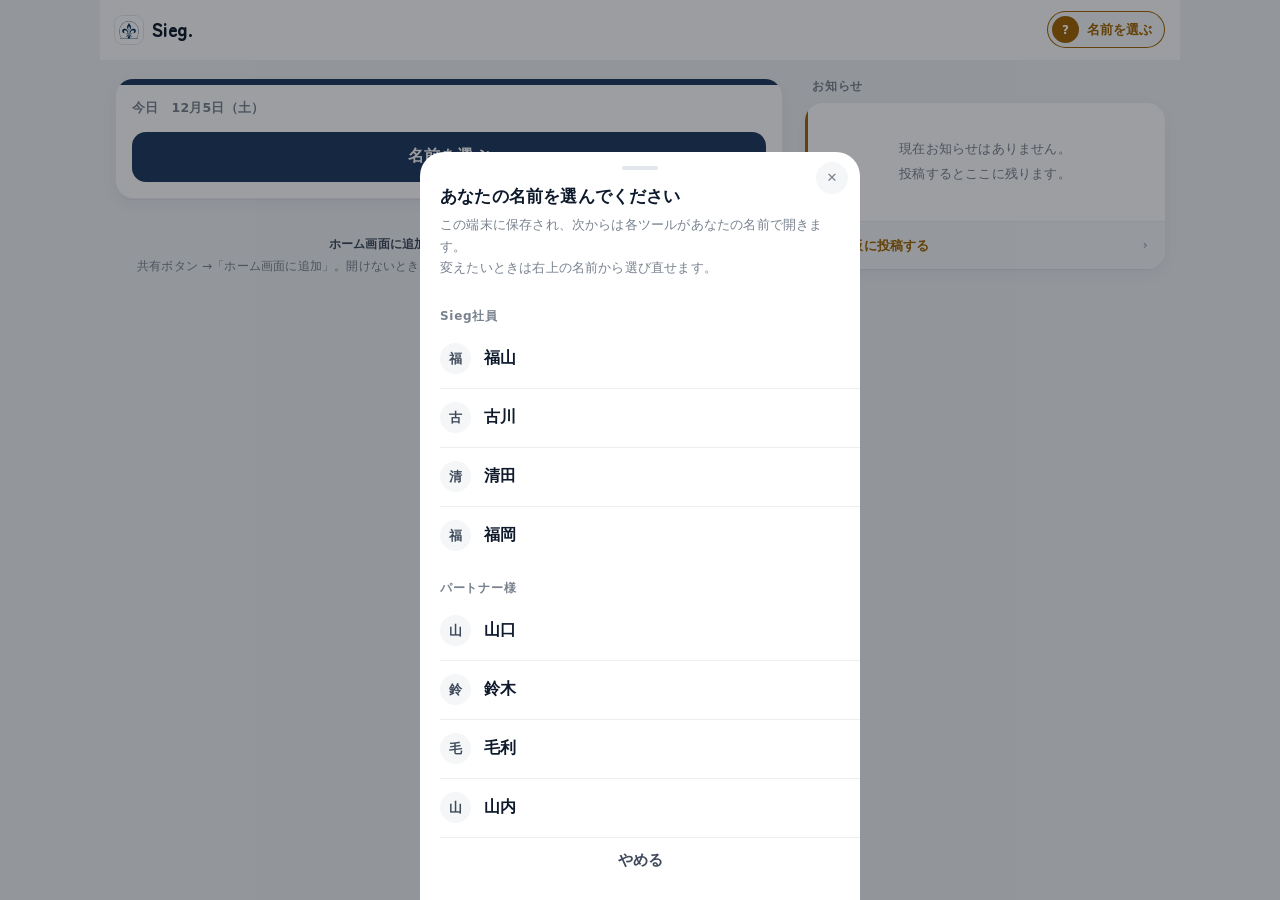
<file: index.html>
<!DOCTYPE html>
<html lang="ja">
<head>
<meta charset="UTF-8">
<meta name="viewport" content="width=device-width, initial-scale=1.0, viewport-fit=cover">
<title>Sieg 業務ポータル</title>
<meta http-equiv="Cache-Control" content="no-cache, no-store, must-revalidate">
<meta http-equiv="Pragma" content="no-cache">
<meta http-equiv="Expires" content="0">
<meta name="description" content="Siegの業務ツール入口。日報・獲得報告・シフト入力・稼働費・経費精算・掲示板・資料・緊急連絡先。">
<meta name="theme-color" content="#FFFFFF" media="(prefers-color-scheme: light)">
<meta name="theme-color" content="#0C1015" media="(prefers-color-scheme: dark)">
<link rel="manifest" href="manifest.json">
<link rel="icon" href="icons/icon-192.png" type="image/png">
<link rel="apple-touch-icon" href="icons/apple-touch-icon.png">
<link rel="preconnect" href="https://fonts.googleapis.com">
<link rel="preconnect" href="https://fonts.gstatic.com" crossorigin>
<!-- Google（GAS）への接続を先に始めておく -->
<link rel="preconnect" href="https://script.google.com" crossorigin>
<link rel="preconnect" href="https://script.googleusercontent.com" crossorigin>
<!-- 字（丸ゴシック）は待たずに画面を出す。届いたら字だけ入れ替わる -->
<link rel="stylesheet" href="https://fonts.googleapis.com/css2?family=Zen+Maru+Gothic:wght@700;900&display=swap" media="print" onload="this.media='all'"><noscript><link rel="stylesheet" href="https://fonts.googleapis.com/css2?family=Zen+Maru+Gothic:wght@700;900&display=swap"></noscript>
<!-- 数字だけの書体（今月の数字のスコアボード）。数字と記号だけ取り寄せるので小さい -->
<link rel="stylesheet" href="https://fonts.googleapis.com/css2?family=Barlow+Condensed:wght@700&text=0123456789%2C.%2B-%2F&display=swap" media="print" onload="this.media='all'">
<meta name="mobile-web-app-capable" content="yes">
<meta name="apple-mobile-web-app-capable" content="yes">
<meta name="apple-mobile-web-app-status-bar-style" content="default">
<meta name="apple-mobile-web-app-title" content="Sieg">
<style>
/* ═════ 配色・角丸などの基本値 ═════ */
:root{
  --bg:#EFF1F4; --surface:#FFF; --sunk:#F4F6F8;
  --ink:#0E1A2C; --ink2:#3E4A5B; --mute:#79828F; --faint:#A6AEBA;
  --hair:#E3E6EA; --hair2:#ECEEF1;
  --amber:#A06400; --amber-tint:#FAF0DF;
  --red:#AE2B24;   --red-tint:#F9EAE8;
  --blue:#294780;  --blue-tint:#E9EEF6;
  --teal:#16645C;  --teal-tint:#E4F0EE;
  --green:#1B6541; --green-tint:#E6F0EA;
  --slate:#465162; --slate-tint:#ECEEF1;
  --lift:0 1px 1px rgba(14,26,44,.035), 0 5px 16px rgba(14,26,44,.05);
  --r:18px;
  --inset:69px; /* アイコン幅ぶん、区切り線を内側から始める */
  --navy:#1F3A5F;   /* ロゴの紺：主ボタン・今月の数字 */
  --docomo:#CC0033; --au:#EB5505; --softbank:#5F6670;   /* キャリア色（見分けにだけ使う） */
  --num:"Barlow Condensed","Hiragino Kaku Gothic ProN",system-ui,sans-serif;
}
@media (prefers-color-scheme:dark){
  :root{
    --bg:#0C1015; --surface:#161B23; --sunk:#1C222B;
    --ink:#E9EEF4; --ink2:#B7C1CD; --mute:#818B9A; --faint:#5A6473;
    --hair:#232A34; --hair2:#1E242C;
    --amber:#E7AB44; --amber-tint:#2A2115;
    --red:#F07B6F;   --red-tint:#2B1917;
    --blue:#84A9E3;  --blue-tint:#182130;
    --teal:#5FC6B9;  --teal-tint:#142625;
    --green:#5FC48C; --green-tint:#152621;
    --slate:#98A3B2; --slate-tint:#1C222B;
    --lift:none;
    --navy:#24446E;
  }
}
*{box-sizing:border-box;margin:0;padding:0;-webkit-tap-highlight-color:transparent}
[hidden]{display:none!important}
html{-webkit-text-size-adjust:100%}
body{
  background:var(--bg); color:var(--ink);
  font-family:"Hiragino Kaku Gothic ProN","Yu Gothic",Meiryo,system-ui,sans-serif;
  font-feature-settings:"palt"; line-height:1.5; letter-spacing:.012em;
}
a{color:inherit;text-decoration:none}
button{font-family:inherit;border:none;background:none;color:inherit;cursor:pointer}
:focus-visible{outline:2px solid var(--amber);outline-offset:2px;border-radius:10px}
@media (prefers-reduced-motion:reduce){*{transition:none!important;animation:none!important}}

.app{max-width:440px;margin:0 auto;min-height:100vh;min-height:100svh;
  padding-bottom:calc(78px + env(safe-area-inset-bottom))}
.pad{padding:0 15px}

/* ═════ ヘッダー ═════ */
.bar{
  position:sticky;top:0;z-index:20;
  background:color-mix(in srgb,var(--surface) 84%,transparent);
  -webkit-backdrop-filter:saturate(180%) blur(20px);backdrop-filter:saturate(180%) blur(20px);
  border-bottom:1px solid transparent;
  padding:calc(11px + env(safe-area-inset-top)) 15px 11px;
  display:flex;align-items:center;justify-content:space-between;gap:10px;
  transition:border-color .2s;
}
.bar.stuck{border-bottom-color:var(--hair)}
.brand{display:flex;align-items:center;gap:9px;min-width:0}
.brand .mk{width:28px;height:28px;flex:none;border-radius:8px;overflow:hidden;
  background:#fff;box-shadow:0 0 0 1px var(--hair)}
.brand .mk img{width:100%;height:100%;display:block;object-fit:cover}
.brand b{font-size:19px;font-weight:800;letter-spacing:-.01em}
.who{
  display:flex;align-items:center;gap:8px;flex:none;
  background:var(--sunk);border-radius:999px;padding:5px 13px 5px 5px;
  font-size:13px;font-weight:700;transition:transform .12s;
}
.who:active{transform:scale(.95)}
.who i{width:27px;height:27px;border-radius:50%;background:var(--ink);color:var(--surface);
  display:grid;place-items:center;font-style:normal;font-size:12px;font-weight:800;flex:none}
.who.unset{color:var(--amber);box-shadow:inset 0 0 0 1px var(--amber)}
.who.unset i{background:var(--amber);color:#fff}

/* ═════ 画面切り替え ═════ */
.view{display:none;padding-top:18px}
.view.on{display:block}
.view.on.enter > *{animation:rise .36s cubic-bezier(.22,.68,.28,1) backwards}
.view.on.enter > *:nth-child(2){animation-delay:.055s}
.view.on.enter > *:nth-child(3){animation-delay:.1s}
.view.on.enter > *:nth-child(4){animation-delay:.14s}
@keyframes rise{from{opacity:0;transform:translateY(10px)}to{opacity:1;transform:none}}

.head{padding:2px 5px 16px}
.head .d{font-size:11.5px;color:var(--faint);font-variant-numeric:tabular-nums;letter-spacing:.05em}
.head h2{font-size:21px;font-weight:800;margin-top:5px;line-height:1.42;text-wrap:pretty}
/* あいさつ：時間帯で色が変わるカード（朝・昼・夜は data-tod） */
#v-home .head{margin:0 0 16px;padding:18px 74px 20px 18px;border-radius:22px;background:var(--hero);box-shadow:var(--lift)}
#v-home .head .d{color:var(--hero-sub)}
#v-home .head h2{color:var(--hero-ink);font-size:21px;font-weight:900;letter-spacing:.01em;word-break:keep-all;overflow-wrap:anywhere}
#v-home .head .sub{display:block;margin-top:6px;font-size:12.5px;font-weight:700;color:var(--hero-sub)}
/* ぼのぼのと話す（会話のページへ） */
#v-home .head .talk{display:inline-flex;align-items:center;gap:6px;margin-top:7px;padding:4px 12px;border-radius:999px;font-size:12.5px;font-weight:800;
  background:color-mix(in srgb,var(--hero-ink) 10%,transparent);color:var(--hero-ink)}
#v-home .head .talk span{font-size:15px;line-height:1}
#v-home .head .talk:active{transform:scale(.96)}
:root[data-tod="morning"]{--hero:linear-gradient(135deg,#FFE7BF 0%,#FFF4E0 55%,#FFFFFF 100%);--hero-ink:#5A3A00;--hero-sub:#9A6A1A}
:root[data-tod="day"]{--hero:linear-gradient(135deg,#DDEBFF 0%,#F2F7FF 60%,#FFFFFF 100%);--hero-ink:#13305E;--hero-sub:#4F6A93}
:root[data-tod="night"]{--hero:linear-gradient(135deg,#1C2B4D 0%,#14203A 60%,#101826 100%);--hero-ink:#F3F6FB;--hero-sub:#A9B8D3}
@media (prefers-color-scheme:dark){
  :root[data-tod="morning"]{--hero:linear-gradient(135deg,#3A2A12 0%,#251C10 70%);--hero-ink:#FFE3B0;--hero-sub:#C9A36A}
  :root[data-tod="day"]{--hero:linear-gradient(135deg,#17284A 0%,#121C30 70%);--hero-ink:#E6EEFB;--hero-sub:#93A7C8}
}
/* 見出しは丸みのある書体（読めないときは端末の書体） */
.brand b,#v-home .head h2,.tiles .tx b{font-family:"Zen Maru Gothic","Hiragino Kaku Gothic ProN","Yu Gothic",Meiryo,system-ui,sans-serif}

/* ═════ ホーム：今日の現場（いちばん上） ═════
   シフトから、今日の店・キャリア・取引先。上の帯はその日のキャリアの色 */
.tcard{background:var(--surface);border-radius:var(--r);box-shadow:var(--lift);border:1px solid var(--hair2);overflow:hidden;margin:0 0 12px}
.tcard .cbar{height:6px;background:var(--navy)}
.tcard .cbar.docomo{background:var(--docomo)}.tcard .cbar.au{background:var(--au)}.tcard .cbar.softbank{background:var(--softbank)}
.tcard .in{padding:14px 16px 16px}
.tcard .d{font-size:12.5px;font-weight:700;color:var(--mute);font-variant-numeric:tabular-nums}
.tcard .site{font-size:25px;font-weight:900;line-height:1.3;margin-top:3px;letter-spacing:.02em;word-break:keep-all;overflow-wrap:anywhere}
.tcard .site.off{font-size:19px;color:var(--ink2)}
.tcard .meta{display:flex;flex-wrap:wrap;align-items:center;gap:6px 9px;margin-top:7px;font-size:13.5px;font-weight:700;color:var(--ink2)}
.tcard .meta:empty{display:none}
.ctag{display:inline-flex;align-items:center;height:23px;padding:0 8px;border-radius:6px;color:#fff;font-size:12px;font-weight:800;letter-spacing:.02em;background:var(--navy)}
.ctag.docomo{background:var(--docomo)}.ctag.au{background:var(--au)}.ctag.softbank{background:var(--softbank)}
.tgo{display:flex;gap:8px;margin-top:14px}
.tgo:empty{display:none}
.tbtn{flex:1;display:flex;align-items:center;justify-content:center;gap:7px;min-height:50px;padding:0 10px;border-radius:14px;font-size:15.5px;font-weight:900;letter-spacing:.03em;background:var(--navy);color:#fff}
.tbtn.sub{flex:none;padding:0 14px;background:var(--sunk);color:var(--ink);font-size:13.5px;font-weight:800}
.tbtn.done{background:var(--green-tint);color:var(--green)}
.tbtn svg{width:18px;height:18px;stroke:currentColor;fill:none;stroke-width:2;stroke-linecap:round;stroke-linejoin:round;flex:none}
.tbtn:active{transform:scale(.985)}
/* 今月の数字：スコアボード。押すと戦闘力のページ */
.score{display:grid;grid-auto-flow:column;grid-auto-columns:1fr;background:var(--navy);color:#fff;border-radius:var(--r);margin:0 0 12px}
.score > div{padding:12px 12px 14px;min-width:0}
.score > div + div{border-left:1px solid rgba(255,255,255,.14)}
.score .k{font-size:11.5px;font-weight:700;color:rgba(255,255,255,.72);white-space:nowrap}
.score .v{margin-top:5px;font-family:var(--num);font-weight:700;font-size:40px;line-height:1;font-variant-numeric:tabular-nums;white-space:nowrap}
.score .v small{font-family:"Hiragino Kaku Gothic ProN",system-ui,sans-serif;font-size:12.5px;font-weight:800;margin-left:2px;color:rgba(255,255,255,.8)}
.score .s{margin-top:5px;font-size:11.5px;font-weight:800;color:#A9D7BC;white-space:nowrap;overflow:hidden;text-overflow:ellipsis}
.score .v.long{font-size:32px}
.score .v{overflow:hidden;text-overflow:clip}
.score.wait .v{opacity:.35}
/* 月に1回のもの・見るもの：カードにせず、行で並べる */
.hrows{background:var(--surface);border-radius:var(--r);box-shadow:var(--lift);border:1px solid var(--hair2)}
.hrow{display:flex;align-items:center;gap:12px;padding:0 14px;min-height:56px}
.hrow + .hrow{border-top:1px solid var(--hair2)}
.hrow svg{width:20px;height:20px;stroke:var(--ink2);fill:none;stroke-width:1.9;stroke-linecap:round;stroke-linejoin:round;flex:none}
.hrow .l{flex:1;min-width:0;font-size:15px;font-weight:800}
.hrow .r{font-size:13.5px;font-weight:700;color:var(--ink2);white-space:nowrap}
.hrow .r .n{font-family:var(--num);font-weight:700;font-size:19px;margin:0 1px;font-variant-numeric:tabular-nums}
.hrow .r.alert{color:var(--red)}
.hrow .chev{color:var(--faint);font-size:18px;line-height:1}
.hrow:active{background:var(--sunk)}

/* ホームのツール：使う回数でまとめる。「毎日」は大きいタイル、「月に1回」「見る」は小さいタイル（1画面に収める） */
#homeTools{background:none;box-shadow:none;overflow:visible;margin-bottom:6px}
#homeTools h3.sec{padding:14px 5px 7px}
#homeTools h3.sec:first-child{padding-top:2px}
.tiles{display:grid;gap:9px;grid-template-columns:repeat(var(--n,2),minmax(0,1fr))}
.tiles .row{flex-direction:column;align-items:flex-start;gap:8px;min-height:0;padding:13px 13px 12px;
  border-radius:18px;background:var(--surface);box-shadow:var(--lift);border:1px solid var(--hair2);
  transition:transform .14s cubic-bezier(.3,.7,.4,1);animation:tile-in .42s cubic-bezier(.22,.68,.28,1) backwards}
.tiles .row::before{display:none}
.tiles .row:active{transform:scale(.96)}
.tiles .tx{flex:none;min-width:0;width:100%}
.tiles .tx small{display:none}
.tiles .tx b{display:block}
.tiles .st{margin-top:6px}
.tiles.big:not(.one) .tx{margin-top:auto}
.tiles .st{display:inline-flex;align-items:center;gap:5px;font-size:11.5px;font-weight:800;line-height:1.35;
  padding:3px 9px;border-radius:999px;background:var(--sunk);color:var(--ink2);max-width:100%;
  white-space:nowrap;overflow:hidden;text-overflow:ellipsis}
.tiles .st i{width:6px;height:6px;border-radius:50%;background:currentColor;flex:none}
.tiles .st.warn{background:var(--amber-tint);color:var(--amber)}
.tiles .st.bad{background:var(--red-tint);color:var(--red)}
.tiles .st.ok{background:var(--green-tint);color:var(--green)}
.tiles .st.off{background:none;color:var(--mute);padding-left:0}
.tiles .st.wait{color:transparent;width:72px;background:linear-gradient(90deg,var(--sunk),var(--hair2),var(--sunk));background-size:200% 100%;animation:sk 1.2s linear infinite}
@keyframes sk{to{background-position:-200% 0}}
/* 毎日：大きいタイル（1つだけなら横長） */
.tiles.big .row{min-height:100px;padding:15px 15px 13px;border-radius:20px}
.tiles.big .ic{width:42px;height:42px;border-radius:14px}
.tiles.big .tx b{font-size:17px;font-weight:900}
.tiles.big.one .row{flex-direction:row;align-items:center;min-height:0;gap:13px}
.tiles.big.one .tx{flex:1;width:auto}
.tiles.big.one .tx b{display:block}
.tiles.big.one .st{margin:4px 0 0}
/* 月に1回・見る：小さいタイル（1つだけなら横長） */
.tiles.small.one .row{flex-direction:row;align-items:center;gap:12px}
.tiles.small.one .tx{flex:1;width:auto}
.tiles.small.one .st{margin-top:3px}
.tiles.small .ic{width:34px;height:34px;border-radius:11px}
.tiles.small .ic svg{width:18px;height:18px}
.tiles.small .tx b{font-size:14px;font-weight:900;white-space:nowrap;overflow:hidden;text-overflow:ellipsis}
.tiles.small .st{font-size:11px;padding:2px 8px;margin-top:4px}
.tiles .row:nth-child(2){animation-delay:.05s}
.tiles .row:nth-child(3){animation-delay:.1s}

/* 年末の「あなたの○年」の入口（12月・1月だけ） */
.wrapped{display:flex;align-items:center;gap:12px;margin:-4px 0 14px;padding:13px 15px;border-radius:var(--r);color:#fff;
  background:linear-gradient(135deg,#4F46E5,#7C3AED 55%,#DB2777);box-shadow:var(--lift)}
.wrapped[hidden]{display:none}
.wrapped .w-ic{width:40px;height:40px;border-radius:13px;background:rgba(255,255,255,.18);display:grid;place-items:center;flex:none}
.wrapped .w-ic svg{width:22px;height:22px;fill:none;stroke:#fff;stroke-width:1.8;stroke-linecap:round;stroke-linejoin:round}
.wrapped .w-tx{flex:1;min-width:0}
.wrapped b{display:block;font-size:15.5px;font-weight:900}
.wrapped small{display:block;font-size:12px;font-weight:700;opacity:.88;margin-top:2px}
.wrapped .w-go{font-size:22px;opacity:.8}
.wrapped:active{transform:scale(.98)}
/* きょうやること（その人がやることだけ。済んだものにはチェック） */
.todo{background:var(--surface);border-radius:var(--r);box-shadow:var(--lift);border:1px solid var(--hair2);margin:-4px 0 14px;overflow:hidden}
.todo h3{display:flex;align-items:center;justify-content:space-between;font-size:12px;font-weight:800;color:var(--mute);letter-spacing:.06em;padding:12px 16px 4px}
.todo h3 em{font-style:normal;font-weight:800;color:var(--faint);letter-spacing:0}
.todo a{display:flex;align-items:center;gap:11px;padding:10px 16px 11px;font-size:14px;font-weight:800;position:relative}
.todo a+a::before{content:"";position:absolute;left:47px;right:0;top:0;height:1px;background:var(--hair2)}
.todo a:active{background:var(--sunk)}
.todo .ck{width:22px;height:22px;border-radius:50%;flex:none;box-shadow:inset 0 0 0 2px var(--amber);display:grid;place-items:center}
.todo .ck.info{box-shadow:inset 0 0 0 2px var(--blue)}
.todo .ck.info::after{content:"";width:6px;height:6px;border-radius:50%;background:var(--blue)}
.todo a.done{color:var(--mute);font-weight:700}
.todo a.done .ck{background:var(--green);box-shadow:none}
.todo a.done .ck::after{content:"";width:9px;height:5px;border-left:2.2px solid #fff;border-bottom:2.2px solid #fff;transform:translateY(-1px) rotate(-45deg)}
.todo a .go{margin-left:auto;color:var(--faint);font-size:16px;font-weight:700}
.todo a small{display:block;font-size:11.5px;color:var(--mute);font-weight:700;margin-top:1px}
.todo.alldone{padding:12px 16px;display:flex;align-items:center;gap:10px;font-size:13.5px;font-weight:800;color:var(--green)}
.todo.alldone .ck{width:22px;height:22px;border-radius:50%;background:var(--green);display:grid;place-items:center;flex:none}
.todo.alldone .ck::after{content:"";width:9px;height:5px;border-left:2.2px solid #fff;border-bottom:2.2px solid #fff;transform:translateY(-1px) rotate(-45deg)}
/* お知らせ：会議までの日数 */
.nt .cd{font-size:10.5px;font-weight:900;padding:3px 8px;border-radius:999px;flex:none;background:var(--blue);color:#fff}
.nt .cd.soon{background:var(--red)}
.nt .cd.past{background:var(--slate-tint);color:var(--mute)}

/* パソコン：左にあいさつとツール、右にお知らせ */
.hside{display:none}
@media (min-width:960px){
  .app{max-width:1080px}
  .tabs{max-width:1080px}
  .hgrid{display:grid;grid-template-columns:minmax(0,1fr) 360px;gap:22px;align-items:start}
  .hside{display:block;position:sticky;top:76px}
  .hside .notice{margin-bottom:12px}
  #homeNotice{display:none!important}
  .tiles.big .row{min-height:124px}
  .view:not(#v-home){max-width:640px;margin:0 auto}
}
@keyframes tile-in{from{opacity:0;transform:translateY(12px) scale(.98)}to{opacity:1;transform:none}}

h3.sec{font-size:11.5px;font-weight:800;color:var(--mute);padding:0 7px 8px;letter-spacing:.07em}
.view > h3.sec{margin-top:26px}

/* ═════ 通信状態 ═════ */
.off{display:none;align-items:center;gap:9px;background:var(--amber-tint);color:var(--amber);
  border-radius:13px;padding:11px 14px;margin-bottom:14px;font-size:12.5px;font-weight:700}
.off.show{display:flex}
.off span{width:7px;height:7px;border-radius:50%;background:var(--amber);flex:none}

/* ═════ お知らせ（掲示板） ═════ */
.notice{background:var(--surface);border-radius:var(--r);box-shadow:var(--lift);
  overflow:hidden;margin-bottom:24px;position:relative}
.notice::before{content:"";position:absolute;left:0;top:0;bottom:0;width:3px;background:var(--amber);z-index:1}
.nt{position:relative}
.nt+.nt::before{content:"";position:absolute;left:19px;right:0;top:0;height:1px;background:var(--hair2)}
.nt>button{display:flex;align-items:center;gap:10px;width:100%;text-align:left;
  padding:14px 17px 14px 19px;min-height:60px}
.nt>button:active{background:var(--sunk)}
.nt .u{width:7px;height:7px;border-radius:50%;background:var(--amber);flex:none}
.nt .ntx{flex:1;min-width:0}
.nt .ntx b{display:block;font-size:14.5px;font-weight:800;letter-spacing:.02em;
  white-space:nowrap;overflow:hidden;text-overflow:ellipsis}
.nt .ntx small{display:block;font-size:11.5px;color:var(--faint);margin-top:3px;
  font-variant-numeric:tabular-nums;white-space:nowrap;overflow:hidden;text-overflow:ellipsis}
.nt.read .ntx b{font-weight:700;color:var(--ink2)}
.nt .tag{font-size:10.5px;font-weight:800;padding:3px 8px;border-radius:999px;flex:none;
  background:var(--slate-tint);color:var(--slate)}
.nt .tag.imp{background:var(--red-tint);color:var(--red)}
.nt .tag.meet{background:var(--blue-tint);color:var(--blue)}
.nt .car{flex:none;width:11px;height:11px;border-right:1.8px solid var(--faint);
  border-bottom:1.8px solid var(--faint);transform:rotate(45deg) translate(-2px,-2px);
  transition:transform .24s cubic-bezier(.22,.68,.28,1)}
.nt[open] .car{transform:rotate(-135deg) translate(-3px,-3px)}
.nt .wrap{display:grid;grid-template-rows:0fr;transition:grid-template-rows .28s cubic-bezier(.22,.68,.28,1)}
.nt[open] .wrap{grid-template-rows:1fr}
.nt .wrap>div{overflow:hidden}
.nt .body{padding:0 17px 17px 19px}
.nt .body p{font-size:13.5px;line-height:1.85;color:var(--ink2);text-wrap:pretty;white-space:pre-wrap}
.nt .body .by{font-size:11.5px;color:var(--faint);margin-top:9px}
.more{display:flex;align-items:center;justify-content:space-between;width:100%;
  padding:14px 17px 14px 19px;border-top:1px solid var(--hair2);
  font-size:13px;font-weight:700;color:var(--ink2);background:var(--sunk)}
.more:active{opacity:.55}
.more em{color:var(--faint);font-size:12px;font-weight:600;font-style:normal}
.more.go{color:var(--amber)}

/* ═════ 一覧の行 ═════ */
.list{background:var(--surface);border-radius:var(--r);box-shadow:var(--lift);
  overflow:hidden;margin-bottom:12px}
.row{display:flex;align-items:center;gap:14px;padding:15px 17px;min-height:70px;
  transition:background .12s,transform .1s;position:relative}
.row+.row::before{content:"";position:absolute;left:var(--inset);right:0;top:0;
  height:1px;background:var(--hair2)}
.row:active{background:var(--sunk);transform:scale(.994)}
.ic{width:40px;height:40px;border-radius:13px;flex:none;display:grid;place-items:center}
.ic svg{width:21px;height:21px;stroke-width:1.85;fill:none;stroke-linecap:round;stroke-linejoin:round}
.ic.amber{background:var(--amber-tint)} .ic.amber svg{stroke:var(--amber)}
.ic.blue {background:var(--blue-tint)}  .ic.blue  svg{stroke:var(--blue)}
.ic.teal {background:var(--teal-tint)}  .ic.teal  svg{stroke:var(--teal)}
.ic.green{background:var(--green-tint)} .ic.green svg{stroke:var(--green)}
.ic.slate{background:var(--slate-tint)} .ic.slate svg{stroke:var(--slate)}
.ic.red  {background:var(--red-tint)}   .ic.red   svg{stroke:var(--red)}
.tx{flex:1;min-width:0}
.tx b{display:block;font-size:16px;font-weight:800;letter-spacing:.02em}
.tx small{display:block;font-size:12px;color:var(--mute);margin-top:3px;line-height:1.5}
.tx small.tel{font-size:13.5px;color:var(--ink2);font-weight:600;
  letter-spacing:.07em;font-variant-numeric:tabular-nums;margin-top:2px}
.pill{font-size:11px;font-weight:800;padding:4px 10px;border-radius:999px;flex:none;
  background:var(--red-tint);color:var(--red);white-space:nowrap}

.empty{padding:34px 18px;text-align:center;color:var(--mute);font-size:13px;line-height:1.9}
.hint{font-size:12px;color:var(--mute);line-height:1.85;text-align:center;padding:22px 14px 4px}
.hint b{color:var(--ink2);font-weight:700}
.foot{text-align:center;font-size:10px;color:var(--faint);letter-spacing:.26em;
  padding:18px 0 10px;opacity:.6}

/* ホーム画面に追加（Android / PC Chrome だけ出る） */
.install{display:none;width:100%;align-items:center;gap:13px;background:var(--surface);
  border-radius:var(--r);box-shadow:var(--lift);padding:15px 17px;margin-bottom:12px;text-align:left}
.install.show{display:flex}
.install i{width:40px;height:40px;border-radius:13px;background:var(--amber-tint);color:var(--amber);
  display:grid;place-items:center;font-style:normal;font-size:20px;font-weight:800;flex:none}

/* ═════ 下のタブ ═════ */
.tabs{position:fixed;left:0;right:0;bottom:0;z-index:30;max-width:440px;margin:0 auto;
  background:color-mix(in srgb,var(--surface) 88%,transparent);
  -webkit-backdrop-filter:saturate(180%) blur(22px);backdrop-filter:saturate(180%) blur(22px);
  border-top:1px solid var(--hair);
  display:grid;grid-template-columns:repeat(4,1fr);
  padding:9px 0 calc(10px + env(safe-area-inset-bottom))}
.tab{display:flex;flex-direction:column;align-items:center;gap:4px;
  font-size:10px;font-weight:800;color:var(--faint);position:relative;padding:2px 0;
  letter-spacing:.05em;transition:color .18s}
.tab svg{width:22px;height:22px;stroke:currentColor;stroke-width:1.7;fill:none;
  stroke-linecap:round;stroke-linejoin:round;transition:stroke-width .18s,transform .18s}
.tab[aria-selected=true]{color:var(--ink)}
.tab[aria-selected=true] svg{stroke-width:2.35;transform:translateY(-1px)}
.tab .n{position:absolute;top:-2px;left:calc(50% + 6px);background:var(--amber);color:#fff;
  font-size:9px;font-weight:800;min-width:15px;height:15px;border-radius:999px;
  display:grid;place-items:center;padding:0 4px}

/* ═════ 下から出るシート ═════ */
/* 画面いっぱいの覆い。高さはJSで実寸を入れるので、
   アドレスバーの出入りやアプリ内ブラウザでもズレない。 */
.scrim{position:fixed;left:0;top:0;width:100%;height:100%;z-index:40;
  display:flex;align-items:flex-end;justify-content:center;
  background:rgba(8,13,21,.4);
  opacity:0;pointer-events:none;transition:opacity .22s}
.scrim.on{opacity:1;pointer-events:auto}
.sheet{width:100%;max-width:440px;
  background:var(--surface);border-radius:24px 24px 0 0;
  padding:8px 0 calc(16px + env(safe-area-inset-bottom));
  transform:translateY(101%);transition:transform .3s cubic-bezier(.32,.72,0,1);
  max-height:100%;overflow:auto;-webkit-overflow-scrolling:touch}
.scrim.on .sheet{transform:none}
.grip{width:36px;height:4px;border-radius:2px;background:var(--hair);margin:6px auto 15px}
.sheet{position:relative}
.sheet .x{position:absolute;top:10px;right:12px;width:32px;height:32px;border-radius:50%;
  background:var(--sunk);color:var(--mute);font-size:13px;display:grid;place-items:center}
.sheet .x:active{opacity:.55}
.sheet h4{font-size:16.5px;font-weight:800;padding:0 52px 5px 20px}
.sheet .lead{font-size:12.5px;color:var(--mute);padding:0 20px 15px;line-height:1.7}
.pick{display:flex;align-items:center;gap:13px;width:100%;text-align:left;
  padding:14px 20px;font-size:16px;font-weight:700;position:relative}
.pick+.pick::before,.pick.clear::before,.pick.cancel::before{content:"";position:absolute;
  left:20px;right:0;top:0;height:1px;background:var(--hair2)}
.pick:active{background:var(--sunk)}
.pick i{width:31px;height:31px;border-radius:50%;background:var(--sunk);display:grid;
  place-items:center;font-style:normal;font-size:13px;font-weight:800;color:var(--ink2);flex:none}
.pick .pt{flex:1;min-width:0}
.pick .pt small{display:block;font-size:11.5px;color:var(--mute);font-weight:600;margin-top:2px}
.pick[aria-current=true]{color:var(--amber)}
.pick[aria-current=true] i{background:var(--amber);color:#fff}
.pick.clear{color:var(--mute);font-weight:400;font-size:13.5px;margin-top:6px}
.pick.cancel{color:var(--ink2);font-weight:700;font-size:14.5px;justify-content:center}
.pick-head{padding:14px 20px 4px;font-size:12px;font-weight:800;color:var(--mute);letter-spacing:.06em}
.pick-head+.pick::before{display:none}
</style>
</head>
<body>
<div class="app">

  <div class="bar" id="bar">
    <div class="brand">
      <span class="mk"><img src="icons/icon-192.png" alt="" width="28" height="28"></span>
      <b>Sieg.</b>
    </div>
    <button class="who unset" id="whoBtn" type="button"><i id="whoIni">?</i><span id="whoName">名前を選ぶ</span></button>
  </div>

  <!-- ══ ホーム ══ -->
  <section class="view on enter pad" id="v-home">
    <div class="off" id="offline"><span></span>オフラインです。お知らせは最新でない場合があります</div>
    <div class="hgrid">
      <div class="hmain">
        <!-- 今日の現場（シフトから）。いちばん上に、今日の店・キャリア・取引先と、毎日使うボタン -->
        <section class="tcard" id="tcard" aria-label="今日">
          <div class="cbar" id="tBar"></div>
          <div class="in">
            <div class="d" id="today"></div>
            <div class="site" id="tSite"></div>
            <div class="meta" id="tMeta"></div>
            <div class="tgo" id="tGo"></div>
          </div>
        </section>
        <a class="wrapped" id="wrapped" href="wrapped.html" hidden><span class="w-ic" aria-hidden="true"><svg viewBox="0 0 24 24"><path d="M4 11h16v9a1 1 0 0 1-1 1H5a1 1 0 0 1-1-1z"/><path d="M3 7h18v4H3zM12 7v14M12 7c-1.5-3-5-3.5-5-1.2C7 7 9.5 7 12 7zm0 0c1.5-3 5-3.5 5-1.2C17 7 14.5 7 12 7z"/></svg></span><span class="w-tx"><b id="wrapped-title">あなたの1年</b><small>ぼのぼのと ことしを ふりかえろう</small></span><span class="w-go" aria-hidden="true">›</span></a>
        <div class="notice" id="homeNotice" hidden></div>
        <div id="homeTools"></div>
        <button class="install" id="install" type="button">
          <i>＋</i>
          <span class="tx"><b>ホーム画面に追加</b><small>アプリのように1タップで開けます</small></span>
        </button>
        <p class="hint" id="a2hsHint"><b>ホーム画面に追加すると1タップで開けます</b><br>
        共有ボタン →「ホーム画面に追加」。開けないときはリンクを長押しして「他のブラウザで開く」を選んでください。</p>
      </div>
      <aside class="hside" aria-label="お知らせ">
        <h3 class="sec">お知らせ</h3>
        <div class="notice" id="sideNotice"></div>
      </aside>
    </div>
    <div class="foot">SIEG ／ KUMAMOTO</div>
  </section>

  <!-- ══ ツール ══ -->
  <section class="view pad" id="v-tool">
    <div class="head"><h2>ツール</h2></div>
    <div id="toolList"></div>
  </section>

  <!-- ══ お知らせ（掲示板） ══ -->
  <section class="view pad" id="v-info">
    <div class="head"><h2>お知らせ</h2></div>
    <div class="notice" id="allNotice"></div>
  </section>

  <!-- ══ 連絡先 ══ -->
  <section class="view pad" id="v-call">
    <div class="head"><div class="d">24時間つながります</div><h2>緊急連絡先</h2></div>
    <div class="list" id="contacts"></div>
    <p class="hint">つながらないときは Discord の #連絡 に書き込んでください。</p>
  </section>

  <nav class="tabs" role="tablist">
    <button class="tab" role="tab" aria-selected="true" data-v="home">
      <svg viewBox="0 0 24 24"><path d="M3 11l9-7 9 7v9a1 1 0 0 1-1 1h-5v-6H9v6H4a1 1 0 0 1-1-1z"/></svg>ホーム</button>
    <button class="tab" role="tab" aria-selected="false" data-v="tool">
      <svg viewBox="0 0 24 24"><rect x="3" y="3" width="7" height="7" rx="1.8"/><rect x="14" y="3" width="7" height="7" rx="1.8"/><rect x="3" y="14" width="7" height="7" rx="1.8"/><rect x="14" y="14" width="7" height="7" rx="1.8"/></svg>ツール</button>
    <button class="tab" role="tab" aria-selected="false" data-v="info"><span class="n" id="badge" hidden>0</span>
      <svg viewBox="0 0 24 24"><path d="M18 8a6 6 0 1 0-12 0c0 7-3 8-3 8h18s-3-1-3-8"/><path d="M10.5 21h3"/></svg>お知らせ</button>
    <button class="tab" role="tab" aria-selected="false" data-v="call">
      <svg viewBox="0 0 24 24"><path d="M5 4h4l2 5-3 2a12 12 0 0 0 5 5l2-3 5 2v4a1 1 0 0 1-1 1A17 17 0 0 1 4 5a1 1 0 0 1 1-1z"/></svg>連絡先</button>
  </nav>
</div>

<div class="scrim" id="scrim">
  <div class="sheet" id="sheet" role="dialog" aria-label="選択">
    <div class="grip"></div>
    <button class="x" id="sheetX" type="button" aria-label="閉じる">✕</button>
    <h4 id="sheetTitle">あなたの名前を選んでください</h4>
    <p class="lead" id="sheetLead">この端末に保存され、次からは自動で表示されます。</p>
    <div id="picks"></div>
    <button class="pick clear" id="sheetClear" type="button" hidden>名前を消して「未設定」に戻す</button>
    <button class="pick cancel" id="sheetCancel" type="button">やめる</button>
  </div>
</div>

<script src="gas-client.js"></script>
<script src="sieg-roster.js"></script>
<script src="sieg-products.js"></script>
<script>
/* ══════════ ここだけ書き換えれば運用できます ══════════ */

/* お知らせ（掲示板）のGASデプロイURL */
var NOTICE_API  = 'https://script.google.com/macros/s/AKfycbxA1xDkeYuLRSo39iZju6-RUirpwAQbou_WjYe2G0t7KAQJAEADPgl8-56FW9jWzSvT/exec';
/* 掲示板への投稿ページ */
var NOTICE_POST = 'https://sakusakusansan-star.github.io/notice-form/';

/* 名簿は sieg-roster.js（ポータルと全ツールで共通）。人の増減はそちらだけ直す */
var R = window.SiegRoster || { staff: [], partners: [], everyone: [], forTool: function(){ return []; } };
var STAFF    = R.staff;      // Sieg社員
var PARTNERS = R.partners;   // パートナー様
var EVERYONE = R.everyone;

/* ツール
   for     … このツールを使う人（ホームやツール一覧には、選んだ人が使うものだけ出す）
   url     … 開く先。partnerUrl があればパートナー様はそちら
   withName… 開くときに ?staff=名前 を付ける */
var TOOLS = [
  { id:'nippou', name:'日報', desc:'実績・所感をDiscordへ送信', ic:'doc', c:'amber', home:true,
    for:R.forTool('nippou'), withName:true, url:'https://sakusakusansan-star.github.io/nippou-form/' },

  { id:'gain', name:'獲得報告', desc:'獲得した件数をDiscordへ送信', ic:'flag', c:'red', home:true,
    for:R.forTool('gain'), withName:true, url:'gain.html' },

  { id:'power', name:'戦闘力', desc:'今月の戦闘力とランキング', ic:'bolt', c:'slate', home:true,
    for:R.forTool('power'), withName:true, url:'power.html' },

  { id:'team', name:'みんなの状況', desc:'全員の獲得・日報・稼働費をひと目で', ic:'team', c:'teal', home:true,
    for:R.forTool('team'), withName:true, url:'team.html' },

  { id:'shift', name:'シフト入力', desc:'スマホから稼働日を送信', ic:'cal', c:'blue', home:true,
    for:EVERYONE, withName:true, url:'shift.html',
    partnerUrl:'https://sakusakusansan-star.github.io/shift-form/' },

  { id:'commute', name:'稼働費', desc:'稼働した日・場所から稼働費を計算', ic:'car', c:'teal', home:true,
    for:R.forTool('commute'), withName:true, url:'https://sakusakusansan-star.github.io/commute-form/' },

  { id:'keihi', name:'経費精算', desc:'領収書をAIで自動読み取り', ic:'rcpt', c:'green', home:true,
    for:R.forTool('keihi'), withName:true, url:'https://sakusakusansan-star.github.io/keihi23/' },

  { id:'sheet', name:'シフト表を見る', desc:'みんなのシフト（スプレッドシート）', ic:'grid', c:'blue', group:'B',
    for:EVERYONE, url:'https://docs.google.com/spreadsheets/d/1wRBlTC_U2Mek5xj1YDFUEuAdRRlcVGZGIy_3WmmJLsQ/edit?usp=sharing' },

  { id:'docs', name:'資料置き場', desc:'予約番号の発行方法・料金表など', ic:'fold', c:'slate', group:'B',
    for:EVERYONE, url:'docs/' },

  { id:'post', name:'掲示板に投稿', desc:'お知らせ・会議予定を全員へ共有', ic:'board', c:'amber', group:'B',
    for:R.forTool('notice'), url:NOTICE_POST },

  { id:'contact', name:'連絡先の登録', desc:'電話番号などを登録（みんなの状況で見られます）', ic:'tel', c:'slate', group:'B',
    for:R.partners || [], withName:true, url:'contact.html' }
];

var CONTACTS = [
  { name:'代表　福岡', tel:'080-1787-9619', lead:true },
  { name:'清田',       tel:'090-7294-2546' },
  { name:'福山',       tel:'080-1751-3219' },
  { name:'古川',       tel:'070-8974-2868' }
];

/* ══════════ ここから下は触らなくて大丈夫です ══════════ */

var ICONS = {
  doc  :'<path d="M4 4h13l3 3v13H4z"/><path d="M8 10h8M8 14h6"/>',
  cal  :'<rect x="3" y="5" width="18" height="16" rx="2.2"/><path d="M8 3v4M16 3v4M3 10h18"/>',
  car  :'<rect x="5" y="3" width="14" height="14" rx="2.2"/><path d="M5 11h14M8 21l-1.6-4M16 21l1.6-4"/>',
  rcpt :'<path d="M5 3h14v18l-3-2-2 2-2-2-2 2-2-2-3 2z"/><path d="M9 8h6M9 12h6"/>',
  fold :'<path d="M3 7a2 2 0 0 1 2-2h4l2 2h8a2 2 0 0 1 2 2v8a2 2 0 0 1-2 2H5a2 2 0 0 1-2-2z"/>',
  board:'<path d="M4 10v4h3l6 4V6l-6 4H4z"/><path d="M17.5 9.2a4 4 0 0 1 0 5.6"/>',
  grid :'<rect x="3" y="4" width="18" height="16" rx="2.2"/><path d="M3 9.5h18M3 15h18M9.5 4v16"/>',
  flag :'<path d="M5 21V4"/><path d="M5 4h11l-2 4 2 4H5"/>',
  team :'<circle cx="9" cy="8" r="3.2"/><path d="M3 20c0-3.3 2.7-6 6-6s6 2.7 6 6"/><circle cx="17" cy="9" r="2.4"/><path d="M16 14.2c2.9.3 5 2.6 5 5.8"/>',
  bolt :'<path d="M13 2 4 14h7l-1 8 9-12h-7z"/>',
  tel  :'<path d="M5 4h4l2 5-3 2a12 12 0 0 0 5 5l2-3 5 2v4a1 1 0 0 1-1 1A17 17 0 0 1 4 5a1 1 0 0 1 1-1z"/>'
};
function $(s){ return document.querySelector(s); }
function svg(k){ return '<svg viewBox="0 0 24 24">' + ICONS[k] + '</svg>'; }
function esc(s){
  return String(s == null ? '' : s).replace(/[&<>"]/g, function(c){
    return { '&':'&amp;', '<':'&lt;', '>':'&gt;', '"':'&quot;' }[c];
  });
}
function initial(s){ return Array.from(String(s))[0] || '?'; }

/* ═══ 日付 ═══ */
var W = ['日','月','火','水','木','金','土'];
(function(){
  var n = new Date();
  $('#today').textContent = '今日　' + (n.getMonth() + 1) + '月' + n.getDate() + '日（' + W[n.getDay()] + '）';
})();

/* ═══ 端末に覚えておくこと（名前） ═══ */
var STAFF_KEY = 'siegStaff';
var PARTNER_KEY = 'siegPartnerName';   // パートナー様用シフト入力（shift-form）と共通
var READ_KEY = 'sieg.read';

function lsGet(k){ try { return localStorage.getItem(k) || ''; } catch(e) { return ''; } }
function lsSet(k, v){ try { localStorage.setItem(k, v); } catch(e) {} }
function lsDel(k){ try { localStorage.removeItem(k); } catch(e) {} }

function getStaff(){ var n = lsGet(STAFF_KEY); return EVERYONE.indexOf(n) >= 0 ? n : ''; }
function isPartner(n){ return PARTNERS.indexOf(n) >= 0; }
function setStaff(name){
  lsSet(STAFF_KEY, name);
  if (isPartner(name)) lsSet(PARTNER_KEY, name);
  paintWho();
  loadHome();
}
function clearStaff(){ lsDel(STAFF_KEY); paintWho(); loadHome(); }

/* 前の版からの引き継ぎ
   ・経費精算だけ個別に保存していた名前
   ・パートナー様がシフト入力で選んだ名前（前の版ではポータルの名前に入れていなかった）
   ・ツールごとに覚えていた行き先（siegChoice_…）は使わなくなったので消す */
(function(){
  if (!getStaff()) {
    var old = lsGet('siegStaff_keihi') || lsGet(PARTNER_KEY);
    if (EVERYONE.indexOf(old) >= 0) lsSet(STAFF_KEY, old);
  }
  lsDel('siegStaff_keihi');
  try {
    Object.keys(localStorage).forEach(function(k){ if (k.indexOf('siegChoice_') === 0) lsDel(k); });
  } catch(e) {}
})();

/* ═══ ツールの行 ═══ */
function toolRow(t, showFlag){
  return '<a class="row" href="' + esc(t.url || '#') + '" data-tool="' + esc(t.id) + '">'
    + '<span class="ic ' + t.c + '">' + svg(t.ic) + '</span>'
    + '<span class="tx"><b>' + esc(t.name) + '</b><small>' + esc(t.desc) + '</small>'
    + (showFlag ? tileState(t.id) : '') + '</span>'
    + (showFlag && t.flag ? '<span class="pill">' + esc(t.flag) + '</span>' : '')
    + '</a>';
}
/* ホームは使う回数でまとめる */
var HOME_GROUPS = [
  { name:'毎日', size:'big', ids:['nippou', 'gain'] },
  { name:'月に1回', size:'small', ids:['shift', 'commute', 'keihi'] },
  { name:'見る', size:'small', ids:['power', 'team'], more:['sheet', 'docs'] }   // more はツール一覧だけに出す
];

/* 日報の「提出済み／未提出」（ホームのタイルだけに出す）。
   日報を送ると、日報の画面がこの端末に送った日付を残す（siegNippouSubmitted）。
   ほかのスマホから送った分はわからないので、そのときは未提出のまま出る。 */
function todayYmd(){
  var d = new Date();
  return d.getFullYear() + '-' + ('0' + (d.getMonth() + 1)).slice(-2) + '-' + ('0' + d.getDate()).slice(-2);
}
function nippouSent(){
  var me = getStaff(), t = todayYmd();
  if (HOME.nip && HOME.nip.ok && HOME.nip.days && (HOME.nip.days[me] || []).indexOf(t) >= 0) return true;
  try { return (JSON.parse(lsGet('siegNippouSubmitted') || '{}')[me] || []).indexOf(t) >= 0; } catch(e) { return false; }
}

/* ═══ ホームの数字（タイル・きょうやること） ═══
   獲得報告の集計・日報の記録・シフトを読む（ぼのぼのも同じものを使う＝二重に取りに行かない）。
   読めなかったものは出さないだけで、ほかはそのまま動く。 */
var STAFF_SHIFT_API = 'https://script.google.com/macros/s/AKfycbz_aHJ4v0Q-s5_m_i7G7gomrJeicz_iRWPF1qcafrG16gQtTV8VA7dU2ViTNgcbtTgYTg/exec';   // 社員のシフト（shift.html と同じ）
var HOME = { me:'', loading:false }, homeGen = 0, homePromise = Promise.resolve(null);
function ymOf(d){ return d.getFullYear() + '-' + ('0' + (d.getMonth() + 1)).slice(-2); }
function fmtN(n){ return Number(n || 0).toLocaleString('ja-JP'); }
/* 前回読んだ数字をこの端末に残しておき、開いたらまずそれを出す（Google の応答は数秒かかるので、待たせない）。
   新しい数字が届いたら、そっと入れ替える。名前か月が変わったら使わない */
var HOME_CACHE = 'siegHomeCache';
function homeCache(me, month){
  try { var c = JSON.parse(lsGet(HOME_CACHE) || 'null'); return c && c.me === me && c.month === month ? c : null; } catch(e) { return null; }
}
function loadHome(){
  var me = getStaff(), my = ++homeGen, PR = window.SiegProducts, G = window.GasClient;
  var now = new Date(), month = ymOf(now), nx = new Date(now.getFullYear(), now.getMonth() + 1, 1), partner = isPartner(me);
  var cached = me ? homeCache(me, month) : null;
  HOME = cached ? cached : { me:me, loading:!!(me && PR && G) };
  if (!(me && PR && G)) { HOME.loading = false; homePromise = Promise.resolve(null); paintHome(); return; }
  var skip = function(){ return null; };
  homePromise = Promise.all([
    G.get(PR.API, { action:'gainStats', from:month }).catch(skip),
    partner ? G.get(PR.API, { action:'nippouStatus', month:month }).catch(skip) : null,
    partner ? (R.shiftPartnerApi ? G.post(R.shiftPartnerApi, { action:'getMyShifts', name:me }, { retry:true }).catch(skip) : null)
            : G.get(STAFF_SHIFT_API, { action:'list', name:me, year:now.getFullYear(), month:now.getMonth() + 1 }).catch(skip),
    partner ? null : G.get(STAFF_SHIFT_API, { action:'list', name:me, year:nx.getFullYear(), month:nx.getMonth() + 1 }).catch(skip)
  ]).then(function(r){
    var d = { me:me, month:month, stats:r[0], nip:r[1], shift:partner ? r[2] : null, staffShift:partner ? null : r[2], staffNext:partner ? null : r[3] };
    // 読めなかったものは、前回の数字のまま
    if (cached) ['stats', 'nip', 'shift', 'staffShift', 'staffNext'].forEach(function(k){ if (!d[k] && cached[k]) d[k] = cached[k]; });
    if (my === homeGen) {
      HOME = d; paintHome();
      try { localStorage.setItem(HOME_CACHE, JSON.stringify(d)); } catch(e) {}
    }
    return d;
  });
  paintHome();
}
/* ぼのぼの（sieg-buddy.js）がここで読んだものを使う */
window.siegHomeData = function(){ return homePromise; };
function paintHome(){ paintToday(); paintTools(); paintWrapped(); }
/* 12月・1月は「あなたの○年」（1月は前の年）。名前を選んでいる人だけ */
function paintWrapped(){
  var n = new Date(), m = n.getMonth() + 1, el = $('#wrapped');
  var on = !!getStaff() && (m === 12 || m === 1);
  el.hidden = !on;
  if (on) $('#wrapped-title').textContent = 'あなたの' + (m === 1 ? n.getFullYear() - 1 : n.getFullYear()) + '年 ができたよ';
}

/* きょう・これからのシフト。{ today:{…}|null, next:{d, label}|null, known:true|false } */
var DOWJ = ['日','月','火','水','木','金','土'];
function myShift(){
  var now = new Date(), y = now.getFullYear(), m = now.getMonth() + 1, d = now.getDate();
  var lbl = function(yy, mm, dd){ return mm + '/' + dd + '（' + DOWJ[new Date(yy, mm - 1, dd).getDay()] + '）'; };
  if (HOME.shift && HOME.shift.ok && Array.isArray(HOME.shift.data)) {   // パートナー様：シートの月の分だけ
    var list = HOME.shift.data.slice().sort(function(a, b){ return (a.year - b.year) || (a.month - b.month) || (a.startDay - b.startDay); });
    var cur = list.filter(function(x){ return Number(x.year) === y && Number(x.month) === m; });
    var sheetIsNow = !list.length || cur.length === list.length;
    var tday = cur.filter(function(x){ return x.startDay <= d && d <= x.endDay; })[0] || null;
    var nxt = null;
    list.forEach(function(x){
      if (nxt) return;
      var isCur = Number(x.year) === y && Number(x.month) === m;
      if (isCur && x.endDay <= d) return;
      var day = isCur ? Math.max(x.startDay, d + 1) : x.startDay;
      nxt = { label: lbl(x.year, x.month, day), what: [x.torihiki, x.place].filter(Boolean).join('・') };
    });
    return { known: sheetIsNow, today: tday ? { what: [tday.torihiki, tday.place].filter(Boolean).join('・'), place: tday.place || '', client: tday.torihiki || '', carrier: tday.carrier || '', hotel: tday.hotel || '' } : null, next: nxt };
  }
  if (HOME.staffShift && HOME.staffShift.ok) {   // 社員：今月と来月
    var days = HOME.staffShift.days || {}, out = { known:true, today:null, next:null };
    var what = function(e){ return [e.place, e.client].filter(Boolean).join('・'); };
    if (days[d]) out.today = { what: what(days[d]), place: days[d].place || '', client: days[d].client || '', carrier: days[d].carrier || '', hotel: days[d].hotel || '' };
    Object.keys(days).map(Number).sort(function(a, b){ return a - b; }).forEach(function(k){ if (!out.next && k > d) out.next = { label: lbl(y, m, k), what: what(days[k]) }; });
    if (!out.next && HOME.staffNext && HOME.staffNext.ok) {
      var nd = HOME.staffNext.days || {}, ny = m === 12 ? y + 1 : y, nm = m === 12 ? 1 : m + 1;
      var first = Object.keys(nd).map(Number).sort(function(a, b){ return a - b; })[0];
      if (first) out.next = { label: lbl(ny, nm, first), what: what(nd[first]) };
    }
    return out;
  }
  return null;
}
/* 獲得：今月の自分の件数・戦闘力・順位、全員の件数 */
function myGain(){
  var PR = window.SiegProducts, st = HOME.stats;
  if (!PR || !st || !st.ok || !st.rows) return null;
  var people = R.forTool('power'), by = {}, all = 0;
  st.rows.forEach(function(r){
    if (r[0] !== HOME.month) return;
    all += Number(r[4]) || 0;
    (by[r[1]] = by[r[1]] || []).push({ carrier:r[2], label:r[3], count:r[4] });
  });
  var sc = PR.score(by[HOME.me]), pw = {}, pos = 1;
  people.forEach(function(n){ pw[n] = PR.score(by[n]).power; });
  people.forEach(function(n){ if (pw[n] > sc.power) pos++; });
  var rank = 'C'; (PR.RANKS || []).forEach(function(x){ if (sc.power >= x[1]) rank = x[0]; });
  return { total:sc.total, power:sc.power, pos:pos, rank:rank, all:all, inPower:people.indexOf(HOME.me) >= 0 };
}
/* タイルの下の1行 */
function tileState(id){
  var me = getStaff();
  if (!me) return '';
  var wait = '<span class="st wait">…</span>';
  if (id === 'nippou') {
    if (nippouSent()) return '<span class="st ok"><i></i>提出済み</span>';
    if (HOME.loading) return wait;
    var sh = myShift();
    if (sh && sh.known && !sh.today) return '<span class="st off">きょうは休み</span>';
    return '<span class="st ' + (new Date().getHours() >= 17 ? 'bad' : 'warn') + '"><i></i>未提出</span>';
  }
  if (id === 'gain' || id === 'power') {
    if (HOME.loading) return wait;
    var g = myGain(); if (!g) return '';
    if (id === 'gain') return '<span class="st' + (g.total ? '' : ' off') + '">今月 ' + g.total + '件</span>';
    if (id === 'power') return '<span class="st">' + fmtN(g.power) + 'pt・' + g.rank + (g.power ? '・' + g.pos + '位' : '') + '</span>';
    return '';
  }
  if (id === 'shift') {
    if (HOME.loading) return wait;
    var s2 = myShift(); if (!s2) return '';
    if (s2.today) return '<span class="st ok">きょう ' + esc(s2.today.what || '稼働') + '</span>';
    if (s2.next) return '<span class="st">次 ' + esc(s2.next.label) + '</span>';
    return '<span class="st off">予定なし</span>';
  }
  return '';
}

function usable(t, me){ return !me || !t.for || t.for.indexOf(me) >= 0; }
function paintTools(){
  var me = getStaff();
  var mine = TOOLS.filter(function(t){ return usable(t, me); });
  $('#homeTools').innerHTML = me ? scoreHtml(me) + rowsHtml(me) : '';
  /* ツール一覧も、ホームと同じまとまり（毎日／月に1回／見る）で並べる */
  var listed = {};
  $('#toolList').innerHTML = HOME_GROUPS.map(function(g, i){
    var ts = g.ids.concat(g.more || []).map(findTool).filter(function(t){ return t && mine.indexOf(t) >= 0; });
    ts.forEach(function(t){ listed[t.id] = true; });
    return ts.length ? '<h3 class="sec">' + esc(g.name) + '</h3><div class="list">' + ts.map(function(t){ return toolRow(t, false); }).join('') + '</div>' : '';
  }).join('') + (function(){
    var rest = mine.filter(function(t){ return !listed[t.id]; });
    return rest.length ? '<h3 class="sec">そのほか</h3><div class="list">' + rest.map(function(t){ return toolRow(t, false); }).join('') + '</div>' : '';
  })();
  var firstSec = $('#toolList .sec'); if (firstSec) firstSec.style.marginTop = '0';

  bindTools($('#homeTools')); bindTools($('#toolList'));
}
/* ═══ 今日の現場（いちばん上） ═══
   シフトから、今日の店・キャリア・取引先。下に、毎日使うボタン（日報・獲得報告）。
   日報を出した日は「提出済み」。ボタンが1つだけの人は、となりに「ぼのぼのと話す」 */
function carrierKey(s){
  var t = String(s || '').toLowerCase().replace(/\s/g, '');
  if (/docomo|ドコモ/.test(t)) return 'docomo';
  if (/softbank|ソフトバンク|^sb$|ymobile|ワイモバイル/.test(t)) return 'softbank';
  if (/^au|エーユー|uq/.test(t)) return 'au';
  return '';
}
var CARRIER_LABEL = { docomo:'docomo', au:'au', softbank:'SoftBank' };
function dailyTools(me){ return ['nippou', 'gain'].map(findTool).filter(function(t){ return t && usable(t, me) && t.home; }); }
function paintToday(){
  var me = getStaff(), site = $('#tSite'), meta = $('#tMeta'), go = $('#tGo'), bar = $('#tBar');
  bar.className = 'cbar'; site.className = 'site'; meta.innerHTML = '';
  if (!me) {
    site.textContent = '名前を選んでください';
    site.className = 'site off';
    go.innerHTML = '<button class="tbtn" type="button" id="tPick">名前を選ぶ</button>';
    $('#tPick').addEventListener('click', function(){ pickPerson(); });
    return;
  }
  var sh = myShift(), t = sh && sh.today;
  if (!sh && HOME.loading) {
    site.innerHTML = '<span class="sk" style="display:inline-block;width:9em;height:1em;border-radius:8px;background:var(--sunk)"></span>';
  } else if (t && (t.client || !t.place)) {   // シフトの日（取引先のない「希望休」などは休み）
    var ck = carrierKey(t.carrier);
    if (ck) bar.className = 'cbar ' + ck;
    site.textContent = t.place || t.client || 'シフトの日';
    meta.innerHTML = (t.carrier ? '<span class="ctag' + (ck ? ' ' + ck : '') + '">' + esc(CARRIER_LABEL[ck] || t.carrier) + '</span>' : '')
      + (t.client && t.client !== site.textContent ? '<span>' + esc(t.client) + '</span>' : '')
      + (t.hotel ? '<span>ホテル泊</span>' : '');
  } else {
    site.className = 'site off';
    site.textContent = t ? t.place : sh ? 'きょうはシフトなし' : 'シフトを読み込めませんでした';
    if (sh && sh.next) meta.innerHTML = '<span>次 ' + esc(sh.next.label) + (sh.next.what ? '　' + esc(sh.next.what) : '') + '</span>';
  }
  // 毎日使うボタン（日報は出した日なら「提出済み」）
  var ds = dailyTools(me), sent = nippouSent(), html = '';
  var ICO = { nippou:'<path d="M4 4h13l3 3v13H4z"/><path d="M8 10h8M8 14h6"/>', gain:'<path d="M5 21V4"/><path d="M5 4h11l-2 4 2 4H5"/>' };
  ds.forEach(function(x){
    var done = x.id === 'nippou' && sent;
    var label = x.id === 'nippou' ? (done ? '日報 提出済み' : '日報を出す') : '獲得を報告';
    html += '<a class="tbtn' + (done ? ' done' : '') + '" href="' + esc(x.url) + '" data-tool="' + x.id + '"><svg viewBox="0 0 24 24">' + (done ? '<path d="M5 12.5l4.5 4.5L19 7.5"/>' : ICO[x.id]) + '</svg>' + label + '</a>';
  });
  if (ds.length < 2) html += '<a class="tbtn sub" href="chat.html">ぼのぼのと話す</a>';
  go.innerHTML = html;
  bindTools(go);
}
/* 名前が要るツールは、選んだ人で開く */
function bindTools(root){
  Array.prototype.forEach.call(root.querySelectorAll('[data-tool]'), function(a){
    var t = findTool(a.getAttribute('data-tool'));
    if (!t || !t.withName) return; // 名前の要らないツールはそのまま開く
    a.addEventListener('click', function(e){ e.preventDefault(); openTool(t); });
  });
}
/* 今月の数字（スコアボード） */
function scoreHtml(me){
  var g = myGain(), pw = findTool('power');
  if (!g && !HOME.loading) return '';
  var people = R.forTool('power').length;
  var cell = function(k, v, unit, sub){ return '<div><div class="k">' + k + '</div><div class="v' + (String(v).length >= 5 ? ' long' : '') + '">' + v + (unit ? '<small>' + unit + '</small>' : '') + '</div><div class="s">' + (sub || '&nbsp;') + '</div></div>'; };
  var cells = g
    ? cell('今月の獲得', g.total, '件', '')
      + (g.inPower ? cell('戦闘力', fmtN(g.power), '', 'ランク ' + esc(g.rank)) + cell('順位', g.power ? g.pos : '-', g.power ? '位' : '', people + '人中') : '')
    : cell('今月の獲得', '-', '', '') + cell('戦闘力', '-', '', '') + cell('順位', '-', '', '');
  var href = pw && usable(pw, me) ? pw.url : '#';
  return '<a class="score' + (g ? '' : ' wait') + '" href="' + esc(href) + '"' + (pw && usable(pw, me) ? ' data-tool="power"' : '') + ' aria-label="今月の数字">' + cells + '</a>';
}
/* 行の右に出す、ひとこと */
function rowState(id){
  var now = new Date(), d = now.getDate(), last = new Date(now.getFullYear(), now.getMonth() + 1, 0).getDate(), me = getStaff();
  var monthEnd = d > last - 3, left = last - d;
  if (!me) return '';
  if (id === 'shift') {
    if (HOME.loading) return '<span class="r">…</span>';
    if (!isPartner(me) && d >= 20 && HOME.staffNext && HOME.staffNext.ok && !Object.keys(HOME.staffNext.days || {}).length) return '<span class="r alert">来月がまだです</span>';
    var s2 = myShift(); if (!s2) return '';
    if (s2.next) return '<span class="r">次 ' + esc(s2.next.label) + '</span>';
    return '<span class="r">予定なし</span>';
  }
  if (id === 'commute') return monthEnd ? '<span class="r alert">月末 ' + (left ? 'あと<span class="n">' + left + '</span>日' : 'きょうまで') + '</span>' : '';
  if (id === 'keihi') return monthEnd ? '<span class="r alert">月末に確認</span>' : '';
  return '';
}
function rowsHtml(me){
  var used = {}, ds = dailyTools(me);
  ds.forEach(function(t){ used[t.id] = true; });
  used.power = true;   // 戦闘力は上の数字から
  var rows = TOOLS.filter(function(t){ return t.home && usable(t, me) && !used[t.id]; });
  var html = rows.map(function(t){
    return '<a class="hrow" href="' + esc(t.url || '#') + '" data-tool="' + esc(t.id) + '">' + svg(t.ic) + '<span class="l">' + esc(t.name) + '</span>' + rowState(t.id) + '<span class="chev" aria-hidden="true">›</span></a>';
  }).join('');
  if (ds.length >= 2) html += '<a class="hrow" href="chat.html"><svg viewBox="0 0 24 24"><path d="M4 5h16v11H9l-5 4z"/></svg><span class="l">ぼのぼのと話す</span><span class="chev" aria-hidden="true">›</span></a>';
  return html ? '<div class="hrows">' + html + '</div>' : '';
}

function findTool(id){
  for (var i = 0; i < TOOLS.length; i++) if (TOOLS[i].id === id) return TOOLS[i];
  return null;
}

/* ═══ ツールを開く ═══
   選んだ人で開く（?staff=名前）。名前を選んでいなければ、先に名前の一覧を出す。 */
function openTool(t){
  var me = getStaff();
  if (!me) return pickPerson(function(){ openTool(t); });
  if (!usable(t, me)) return;
  var url = (isPartner(me) && t.partnerUrl) || t.url;
  location.href = url + (url.indexOf('?') >= 0 ? '&' : '?') + 'staff=' + encodeURIComponent(me) + '&v=' + Date.now();
}

/* 名前の一覧（Sieg社員／パートナー様）。選ぶとこの端末に保存し、then があれば続けて呼ぶ */
function pickPerson(then){
  var me = getStaff();
  function people(list){ return list.map(function(n){ return { label:n, current:n === me, person:true }; }); }
  sheetOpen({
    title: 'あなたの名前を選んでください',
    lead: 'この端末に保存され、次からは各ツールがあなたの名前で開きます。<br>変えたいときは右上の名前から選び直せます。',
    items: [{ header:'Sieg社員' }].concat(people(STAFF), [{ header:'パートナー様' }], people(PARTNERS)),
    allowClear: !!me,
    onPick: function(it){
      setStaff(it.label);
      sheet(false);
      if (then) then();
    }
  });
}

/* ═══ 連絡先 ═══ */
$('#contacts').innerHTML = CONTACTS.map(function(c){
  return '<a class="row" href="tel:' + c.tel.replace(/-/g, '') + '">'
    + '<span class="ic ' + (c.lead ? 'red' : 'slate') + '">' + svg('tel') + '</span>'
    + '<span class="tx"><b>' + esc(c.name) + '</b><small class="tel">' + esc(c.tel) + '</small></span>'
    + (c.lead ? '<span class="pill">発信</span>' : '')
    + '</a>';
}).join('');

/* ═══ お知らせ（掲示板） ═══ */
var NOTICES = [];
var NOTICE_CACHE = 'siegNoticeCache';   // 前回のお知らせ（開いたらまずこれを出し、届いたら入れ替える）
var HOME_MAX = 2;   // ホームに出す、まだ読んでいないお知らせの数（ほかはお知らせのタブへ）
var noticeError = '';   // 読み込みに失敗したとき「お知らせはありません」と誤解させないため

function readSet(){
  try { return new Set(JSON.parse(localStorage.getItem(READ_KEY) || '[]')); }
  catch(e) { return new Set(); }
}
function markRead(id){
  var r = readSet(); r.add(id);
  lsSet(READ_KEY, JSON.stringify(Array.from(r)));
}
/* 本文から短く安定した鍵をつくる（既読の記録用。記号や改行が入っても壊れない） */
function keyOf(str){
  var h = 5381;
  for (var i = 0; i < str.length; i++) h = ((h * 33) ^ str.charCodeAt(i)) >>> 0;
  return 'n' + h.toString(36);
}
/* GASの1件を、この画面で使う形にそろえる */
function normalize(it, i){
  /* 1行目は見出しに使うので、2行目以降を本文にする（見出しの重複を避ける） */
  var lines = String(it.text || '').split('\n');
  var title = lines[0] || 'お知らせ';
  var rest = lines.slice(1).join('\n').replace(/^\s+/, '');

  var when = it.when ? (it.when + (it.youbi ? '（' + it.youbi + '）' : '')) : '';
  var meta = [];
  if (when) meta.push(when);
  if (it.time) meta.push(it.time);
  if (!when && it.date) meta.push(it.date);
  return {
    id: keyOf(String(it.id || '') + '|' + (it.date || '') + '|' + (it.when || '') + '|' + (it.text || '')),
    type: it.type || 'お知らせ',
    title: title,
    body: rest || it.text || '',
    meta: meta.join('　'),
    date: it.when || it.date || '',
    when: !!it.when,
    by: it.name || ''
  };
}
function tagClass(type){
  return type === '重要' ? ' imp' : type === '会議' ? ' meet' : '';
}
/* 会議などの日付まで、あと何日（M/D・YYYY-MM-DD・YYYY/M/D を読む。読めなければ出さない） */
function daysUntil(s){
  var m = String(s || '').match(/(?:(\d{4})[-\/年])?(\d{1,2})[-\/月](\d{1,2})/);
  if (!m) return null;
  var now = new Date(), t0 = new Date(now.getFullYear(), now.getMonth(), now.getDate());
  var y = m[1] ? Number(m[1]) : now.getFullYear(), dt = new Date(y, Number(m[2]) - 1, Number(m[3]));
  if (!m[1] && dt - t0 < -180 * 864e5) dt = new Date(y + 1, Number(m[2]) - 1, Number(m[3]));   // 年をまたぐ
  return Math.round((dt - t0) / 864e5);
}
function countdown(n){
  if (n.type !== '会議' && !n.when) return '';
  var k = daysUntil(n.date);
  if (k === null || k < -1 || k > 60) return '';
  if (k < 0) return '<span class="cd past">終わりました</span>';
  return '<span class="cd' + (k <= 1 ? ' soon' : '') + '">' + (k === 0 ? 'きょう' : k === 1 ? 'あした' : 'あと' + k + '日') + '</span>';
}
function noticeRow(n, unread){
  return '<div class="nt' + (unread ? '' : ' read') + '" data-id="' + esc(n.id) + '">'
    + '<button type="button" aria-expanded="false">'
    + (unread ? '<span class="u"></span>' : '')
    + (n.type === '重要' || n.type === '会議'
        ? '<span class="tag' + tagClass(n.type) + '">' + esc(n.type) + '</span>' : '')
    + '<span class="ntx"><b>' + esc(n.title) + '</b>'
    + (n.meta ? '<small>' + esc(n.meta) + '</small>' : '')
    + '</span>' + countdown(n) + '<span class="car"></span></button>'
    + '<div class="wrap"><div><div class="body"><p>' + esc(n.body) + '</p>'
    + (n.by ? '<div class="by">投稿：' + esc(n.by) + '</div>' : '')
    + '</div></div></div></div>';
}
function paintNotices(){
  var r = readSet();
  var unread = NOTICES.filter(function(n){ return !r.has(n.id); }).length;
  var b = $('#badge');
  b.hidden = unread === 0; b.textContent = unread;

  // ホームは、まだ読んでいないものだけ（読んだものは1行にたたむ）
  var home = $('#homeNotice');
  if (NOTICES.length) {
    var fresh = NOTICES.filter(function(n){ return !r.has(n.id); }), shown = fresh.slice(0, HOME_MAX), rest = NOTICES.length - shown.length;
    home.hidden = false;
    home.innerHTML = shown.map(function(n){ return noticeRow(n, true); }).join('')
      + (rest ? '<button class="more" type="button" data-goto="info">' + (shown.length ? 'ほかのお知らせ' : 'お知らせ') + '<em>' + (shown.length ? rest + '件 ›' : rest + '件（読んだもの）›') + '</em></button>' : '');
  } else {
    home.hidden = true; home.innerHTML = '';
  }

  if (!NOTICES.length && noticeError) {
    home.hidden = false;
    home.innerHTML = '<button class="more" type="button" data-reload-notice>お知らせを読み込めませんでした<em>もう一度読み込む ›</em></button>';
  }

  $('#allNotice').innerHTML = $('#sideNotice').innerHTML =
    (NOTICES.length
      ? NOTICES.map(function(n){ return noticeRow(n, !r.has(n.id)); }).join('')
      : noticeError
        ? '<div class="empty">お知らせを読み込めませんでした。<br>' + esc(noticeError) + '</div>'
          + '<button class="more" type="button" data-reload-notice>もう一度読み込む<em>›</em></button>'
        : '<div class="empty">現在お知らせはありません。<br>投稿するとここに残ります。</div>')
    + '<a class="more go" href="' + esc(NOTICE_POST) + '">掲示板に投稿する<em>›</em></a>';

  Array.prototype.forEach.call(document.querySelectorAll('.nt > button'), function(btn){
    btn.addEventListener('click', function(){
      var nt = btn.parentElement, open = nt.hasAttribute('open');
      nt.toggleAttribute('open', !open);
      btn.setAttribute('aria-expanded', String(!open));
      if (open) return;
      var dot = nt.querySelector('.u');
      if (!dot) return;
      markRead(nt.dataset.id);
      var left = NOTICES.filter(function(n){ return !readSet().has(n.id); }).length;
      b.hidden = left === 0; b.textContent = left;
      Array.prototype.forEach.call(document.querySelectorAll('.nt'), function(el){
        if (el.dataset.id !== nt.dataset.id) return; // ホームと一覧の両方を既読にする
        el.classList.add('read');
        var d = el.querySelector('.u'); if (d) d.remove();
      });
    });
  });
  Array.prototype.forEach.call(document.querySelectorAll('[data-goto]'), function(el){
    if (el.dataset.bound) return;   // 描き直しのたびに同じ処理を重ねて付けない
    el.dataset.bound = '1';
    el.addEventListener('click', function(){ go(el.dataset.goto); });
  });
  Array.prototype.forEach.call(document.querySelectorAll('[data-reload-notice]'), function(el){
    el.addEventListener('click', loadNotices);
  });
}
paintNotices();

function loadNotices(){
  if (!NOTICE_API || NOTICE_API.indexOf('http') !== 0) return;
  GasClient.get(NOTICE_API)
    .then(function(data){
      if (!data || !data.ok) throw new Error((data && data.error) || '読み込みに失敗しました');
      noticeError = '';
      NOTICES = (data.items || []).map(normalize);
      paintNotices();
      lsSet(NOTICE_CACHE, JSON.stringify(data.items || []));
    })
    .catch(function(err){
      if (NOTICES.length) return;   // 前回の分を出しているときは、そのまま
      noticeError = err.message;
      paintNotices();
    });
}
try { NOTICES = (JSON.parse(lsGet(NOTICE_CACHE) || '[]') || []).map(normalize); if (NOTICES.length) paintNotices(); } catch(e) { NOTICES = []; }
loadNotices();

/* ═══ タブ ═══ */
function go(v){
  Array.prototype.forEach.call(document.querySelectorAll('.tab'), function(x){
    x.setAttribute('aria-selected', x.dataset.v === v);
  });
  Array.prototype.forEach.call(document.querySelectorAll('.view'), function(x){
    x.classList.remove('on', 'enter');
  });
  $('#v-' + v).classList.add('on');
  window.scrollTo({ top: 0 });
}
Array.prototype.forEach.call(document.querySelectorAll('.tab'), function(t){
  t.addEventListener('click', function(){ go(t.dataset.v); });
});

/* スクロールしたらヘッダーに境界線を出す */
addEventListener('scroll', function(){
  $('#bar').classList.toggle('stuck', scrollY > 4);
}, { passive:true });

/* ═══ シート（名前・行き先の選択） ═══ */

/* 覆いの高さに、いま実際に見えている高さを入れる。
   CSSの vh / dvh はアドレスバーの出入りで基準がずれることがあり、
   アプリ内ブラウザだと下端がバーの裏に隠れてしまうため、実寸で押さえる。 */
function sheetFit(){
  var vv = window.visualViewport;
  var h = vv ? vv.height : window.innerHeight;
  var scrim = $('#scrim');
  scrim.style.height = h + 'px';
  scrim.style.top = (vv ? vv.offsetTop : 0) + 'px';
}
addEventListener('resize', function(){ if ($('#scrim').classList.contains('on')) sheetFit(); });
if (window.visualViewport) {
  window.visualViewport.addEventListener('resize', function(){
    if ($('#scrim').classList.contains('on')) sheetFit();
  });
  window.visualViewport.addEventListener('scroll', function(){
    if ($('#scrim').classList.contains('on')) sheetFit();
  });
}

function sheet(on){
  if (on) sheetFit();
  $('#sheet').classList.toggle('on', on);
  $('#scrim').classList.toggle('on', on);
  /* 開いている間は後ろを動かさない */
  document.documentElement.style.overflow = on ? 'hidden' : '';
  document.body.style.overflow = on ? 'hidden' : '';
  if (on) $('#sheet').scrollTop = 0;   // 常に先頭（タイトル）から見せる
}
function sheetOpen(cfg){
  $('#sheetTitle').textContent = cfg.title;
  $('#sheetLead').innerHTML = cfg.lead || '';
  $('#sheetLead').hidden = !cfg.lead;

  var box = $('#picks');
  box.innerHTML = '';
  cfg.items.forEach(function(it){
    if (it.header) {
      var h = document.createElement('div');
      h.className = 'pick-head';
      h.textContent = it.header;
      box.appendChild(h);
      return;
    }
    var btn = document.createElement('button');
    btn.type = 'button';
    btn.className = 'pick';
    if (it.current) btn.setAttribute('aria-current', 'true');
    /* 名前の選択肢は頭文字、それ以外（行き先）は矢印にする */
    var mark = it.person ? esc(initial(it.label)) : '\u203A';
    btn.innerHTML = '<i>' + mark + '</i><span class="pt">' + esc(it.label)
      + (it.sub ? '<small>' + esc(it.sub) + '</small>' : '') + '</span>';
    btn.addEventListener('click', function(){ cfg.onPick(it); });
    box.appendChild(btn);
  });

  var clear = $('#sheetClear');
  clear.hidden = !cfg.allowClear;
  sheet(true);
}
$('#sheetClear').addEventListener('click', function(){ clearStaff(); sheet(false); });
$('#sheetCancel').addEventListener('click', function(){ sheet(false); });
$('#sheetX').addEventListener('click', function(){ sheet(false); });
/* 覆いの余白を押したときだけ閉じる（シート自体の操作では閉じない） */
$('#scrim').addEventListener('click', function(e){ if (e.target === this) sheet(false); });
document.addEventListener('keydown', function(e){
  if (e.key === 'Escape' || e.keyCode === 27) sheet(false);
});

/* ═══ 名前 ═══ */
function word(){
  var h = new Date().getHours();
  return h < 10 ? 'おはようございます' : h < 18 ? 'おつかれさまです' : 'おつかれさまでした';
}
/* 時間帯（あいさつのカードの色と、下のひとこと） */
function timeOfDay(){ var h = new Date().getHours(); return h < 10 ? 'morning' : h < 18 ? 'day' : 'night'; }
function paintWho(){
  var nm = getStaff(), b = $('#whoBtn');
  var tod = timeOfDay();
  document.documentElement.setAttribute('data-tod', tod);
  if (nm) {
    b.classList.remove('unset');
    $('#whoIni').textContent = initial(nm);
    $('#whoName').textContent = nm;
  } else {
    b.classList.add('unset');
    $('#whoIni').textContent = '?';
    $('#whoName').textContent = '名前を選ぶ';
  }
}
$('#whoBtn').addEventListener('click', function(){ pickPerson(); });

paintWho();
loadHome();
/* はじめて開いた端末では、まず名前を選んでもらう */
if (!getStaff()) setTimeout(function(){ pickPerson(); }, 350);

/* ═══ オフライン表示 ═══ */
(function(){
  var el = $('#offline');
  function sync(){ el.classList.toggle('show', !navigator.onLine); }
  addEventListener('online', sync);
  addEventListener('offline', sync);
  sync();
})();

/* ═══ ホーム画面に追加（Android / デスクトップChrome）═══ */
(function(){
  var bar = $('#install'), deferred = null;
  addEventListener('beforeinstallprompt', function(e){
    e.preventDefault(); deferred = e; bar.classList.add('show');
  });
  bar.addEventListener('click', function(){
    if (!deferred) return;
    bar.classList.remove('show');
    deferred.prompt();
    deferred.userChoice.then(function(){ deferred = null; });
  });
  addEventListener('appinstalled', function(){ deferred = null; bar.classList.remove('show'); hideHint(); });
  /* もうホーム画面から開いている人には、追加の案内を出さない */
  function hideHint(){ var h = $('#a2hsHint'); if (h) h.hidden = true; }
  var standalone = false;
  try { standalone = (window.matchMedia && matchMedia('(display-mode: standalone)').matches) || navigator.standalone === true; } catch (e) {}
  if (standalone) hideHint();
})();

/* ═══ Service Worker（オフライン対応）═══ */
if ('serviceWorker' in navigator) {
  addEventListener('load', function(){
    navigator.serviceWorker.register('sw.js').catch(function(){ /* 失敗しても通常ページとして動く */ });
  });
}
</script>
<script src="sieg-buddy.js"></script>
</body>
</html>
</file>
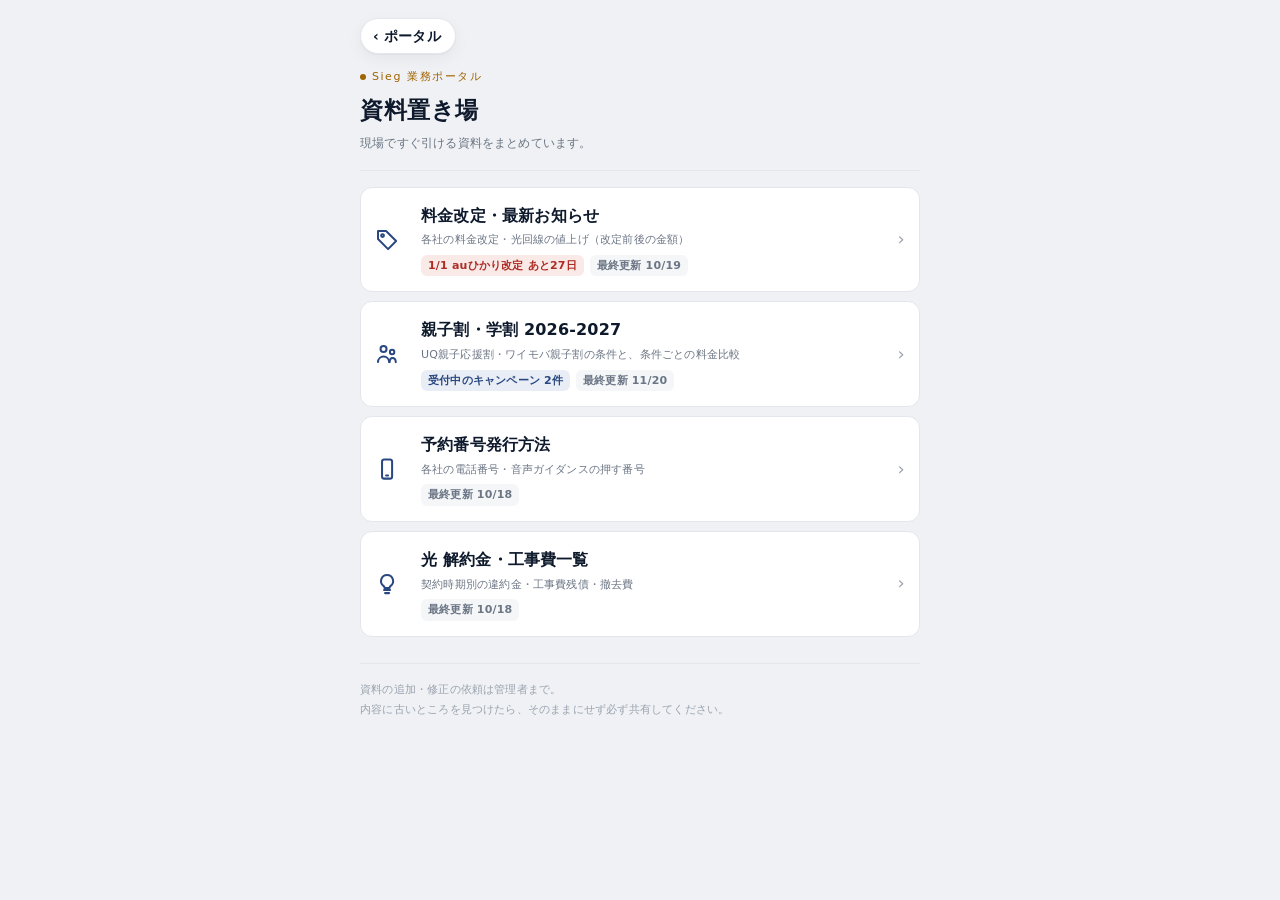
<file: docs/index.html>
<!DOCTYPE html>
<html lang="ja">
<head>
<meta charset="UTF-8">
<meta name="viewport" content="width=device-width, initial-scale=1.0, viewport-fit=cover">
<title>資料置き場｜Sieg 業務ポータル</title>
<meta name="description" content="現場で使う資料をまとめた置き場。料金改定のお知らせ、親子割・学割の比較、予約番号発行方法、光解約金・工事費一覧など。">
<meta name="theme-color" content="#EFF1F4" media="(prefers-color-scheme: light)">
<meta name="theme-color" content="#0C1015" media="(prefers-color-scheme: dark)">
<link rel="apple-touch-icon" href="../icons/apple-touch-icon.png">
<link rel="icon" href="../icons/icon-192.png" type="image/png">
<link rel="stylesheet" href="../sieg-theme.css">
<link rel="stylesheet" href="docs.css">
</head>
<body>
<div class="wrap">

  <a class="back" href="../">‹ ポータル</a>

  <div class="page-head">
    <div class="eyebrow">Sieg 業務ポータル</div>
    <h1>資料置き場</h1>
    <div class="lede">現場ですぐ引ける資料をまとめています。</div>
  </div>

  <div class="doc-list">

    <a class="doc-card" href="price-updates.html">
      <div class="doc-icon"><svg class="sg-ic" viewBox="0 0 24 24" aria-hidden="true"><path d="M3 12V4h8l10 10-8 8z"/><circle cx="7.5" cy="8.5" r="1.4"/></svg></div>
      <div>
        <div class="doc-name">料金改定・最新お知らせ</div>
        <div class="doc-desc">各社の料金改定・光回線の値上げ（改定前後の金額）</div>
      </div>
      <div class="doc-arrow">›</div>
    </a>

    <a class="doc-card" href="oyakowari.html">
      <div class="doc-icon"><svg class="sg-ic" viewBox="0 0 24 24" aria-hidden="true"><circle cx="8.5" cy="7" r="3"/><circle cx="17" cy="10" r="2.2"/><path d="M3 20c0-3.3 2.5-5.5 5.5-5.5S14 16.7 14 20"/><path d="M14.5 20c.2-2.4 1.2-4 2.9-4 1.9 0 3.1 1.6 3.3 4"/></svg></div>
      <div>
        <div class="doc-name">親子割・学割 2026-2027</div>
        <div class="doc-desc">UQ親子応援割・ワイモバ親子割の条件と、条件ごとの料金比較</div>
      </div>
      <div class="doc-arrow">›</div>
    </a>

    <a class="doc-card" href="mnp-yoyaku.html">
      <div class="doc-icon"><svg class="sg-ic" viewBox="0 0 24 24" aria-hidden="true"><rect x="7" y="2.5" width="10" height="19" rx="2.2"/><path d="M11 18.5h2"/></svg></div>
      <div>
        <div class="doc-name">予約番号発行方法</div>
        <div class="doc-desc">各社の電話番号・音声ガイダンスの押す番号</div>
      </div>
      <div class="doc-arrow">›</div>
    </a>

    <a class="doc-card" href="hikari-kaiyaku.html">
      <div class="doc-icon"><svg class="sg-ic" viewBox="0 0 24 24" aria-hidden="true"><path d="M9 18h6M10 21h4"/><path d="M12 3a6 6 0 0 0-3.6 10.8c.8.6 1.1 1.4 1.1 2.2h5c0-.8.3-1.6 1.1-2.2A6 6 0 0 0 12 3z"/></svg></div>
      <div>
        <div class="doc-name">光 解約金・工事費一覧</div>
        <div class="doc-desc">契約時期別の違約金・工事費残債・撤去費</div>
      </div>
      <div class="doc-arrow">›</div>
    </a>

  </div>

  <div class="foot">
    資料の追加・修正の依頼は管理者まで。<br>
    内容に古いところを見つけたら、そのままにせず必ず共有してください。
  </div>

</div>
<script src="docs.js"></script>
</body>
</html>
</file>
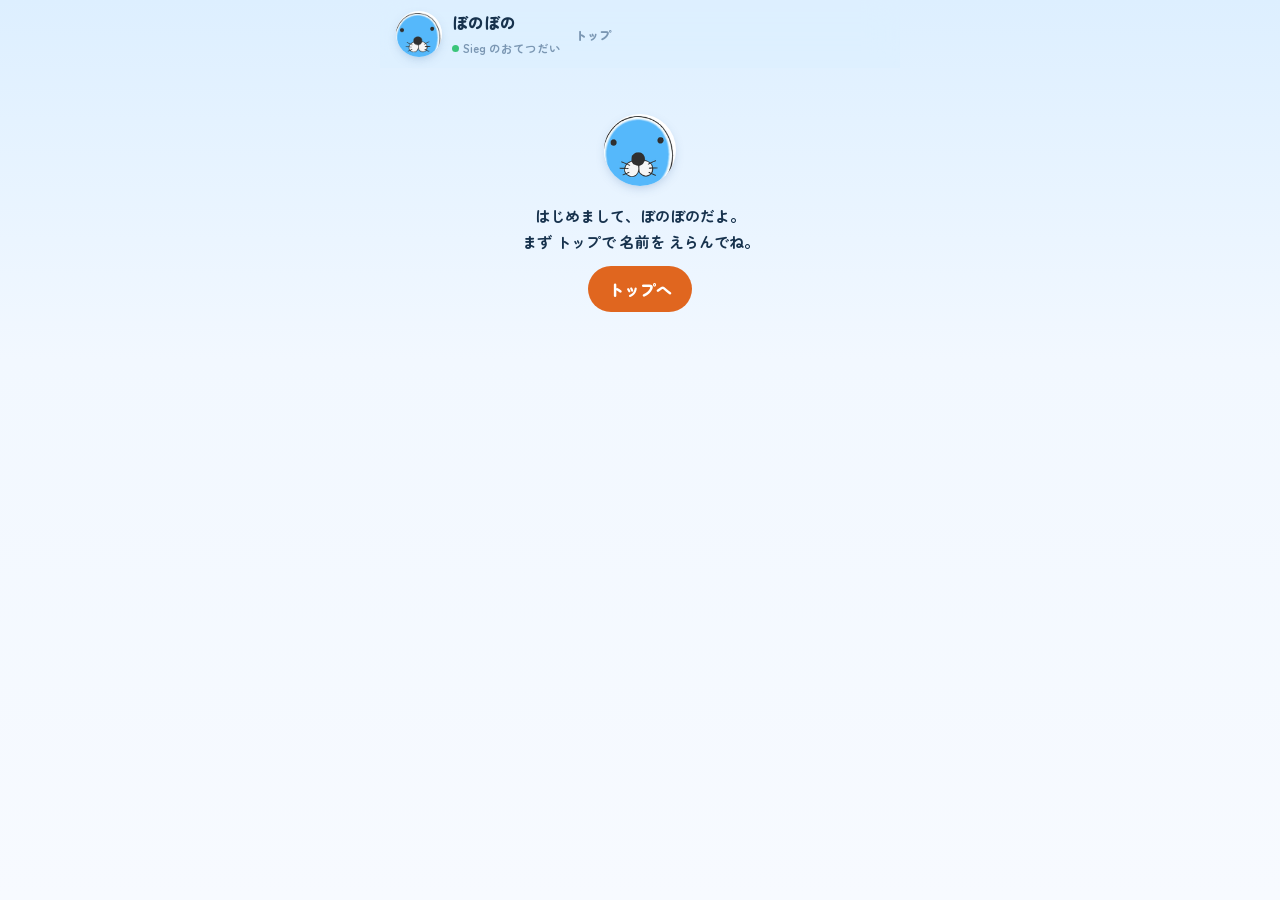
<file: chat.html>
<!DOCTYPE html>
<html lang="ja">
<head>
<meta charset="UTF-8">
<meta name="viewport" content="width=device-width, initial-scale=1.0, viewport-fit=cover">
<title>ぼのぼの｜Sieg</title>
<meta name="theme-color" content="#DDEFFF" media="(prefers-color-scheme: light)">
<meta name="theme-color" content="#0E1726" media="(prefers-color-scheme: dark)">
<link rel="icon" href="icons/icon-192.png" type="image/png">
<link rel="apple-touch-icon" href="icons/apple-touch-icon.png">
<link rel="preconnect" href="https://fonts.googleapis.com">
<link rel="preconnect" href="https://fonts.gstatic.com" crossorigin>
<!-- 字（丸ゴシック 700・900）は待たずに画面を出す -->
<link rel="stylesheet" href="https://fonts.googleapis.com/css2?family=Zen+Maru+Gothic:wght@700;900&display=swap" media="print" onload="this.media='all'"><noscript><link rel="stylesheet" href="https://fonts.googleapis.com/css2?family=Zen+Maru+Gothic:wght@700;900&display=swap"></noscript>
<style>
/* ═══════════════════════════════════════════════════════════════
   ぼのぼのと会話するホーム（デモ）
   今のトップ（index.html）はそのまま。ここは別のページとして試す。
   データはトップと同じもの（獲得報告の集計・日報の記録・シフト・お知らせ・日報へのAIのひとこと）。
   ═══════════════════════════════════════════════════════════════ */
:root{
  --bg1:#DDEFFF; --bg2:#F2F8FF; --bg3:#F7FAFF;
  --ink:#17324D; --ink2:#4A6580; --mute:#7B97B3; --line:#CFE0F3;
  --bub:#FFFFFF; --mine:#2E7CF6; --hot:#E0661F; --accent:#4F46E5;
  --shadow:0 6px 16px -10px rgba(40,90,150,.35);
}
@media (prefers-color-scheme:dark){
  :root{
    --bg1:#13233B; --bg2:#0F1A2B; --bg3:#0E1726;
    --ink:#E6EEF8; --ink2:#AFC2D8; --mute:#7F95AD; --line:#2A3B52;
    --bub:#1A2638; --mine:#3D86F7; --hot:#F07A35; --accent:#7068F2;
    --shadow:none;
  }
}
*{box-sizing:border-box;margin:0;padding:0;-webkit-tap-highlight-color:transparent}
html,body{height:100%}
body{background:linear-gradient(180deg,var(--bg1) 0%,var(--bg2) 40%,var(--bg3) 100%) fixed;color:var(--ink);
  font-family:"Zen Maru Gothic","Hiragino Maru Gothic ProN","Hiragino Kaku Gothic ProN","Yu Gothic",Meiryo,system-ui,sans-serif;
  font-feature-settings:"palt";-webkit-font-smoothing:antialiased}
a{color:inherit;text-decoration:none}
button{font:inherit;color:inherit;border:0;background:none;cursor:pointer}
.app{max-width:520px;margin:0 auto;min-height:100%;display:flex;flex-direction:column}

/* ── 上 ── */
.hd{position:sticky;top:0;z-index:5;display:flex;align-items:center;gap:10px;padding:calc(10px + env(safe-area-inset-top)) 16px 10px;
  background:color-mix(in srgb,var(--bg1) 82%,transparent);-webkit-backdrop-filter:blur(16px);backdrop-filter:blur(16px)}
.bud{width:46px;height:46px;border-radius:50%;background:#fff;position:relative;overflow:hidden;flex:none;box-shadow:0 4px 12px -4px rgba(40,90,150,.35)}
.bud img{position:absolute;left:50%;top:2px;width:58px;transform:translateX(-50%)}
.hd .t b{display:block;font-size:16px;font-weight:900}
.hd .t small{font-size:11.5px;color:var(--mute);font-weight:700}
.hd .t small i{display:inline-block;width:7px;height:7px;border-radius:50%;background:#3BC57A;margin-right:4px;vertical-align:1px}
.hd .me{margin-left:auto;font-size:13px;font-weight:900;background:var(--bub);border-radius:999px;padding:7px 13px;box-shadow:var(--shadow)}
.hd .home{font-size:12px;font-weight:900;color:var(--mute);padding:7px 4px}

/* ── 会話 ── */
.feed{flex:1;display:flex;flex-direction:column;gap:9px;padding:6px 14px 18px}
.day{align-self:center;font-size:11px;font-weight:900;color:var(--mute);background:color-mix(in srgb,var(--bub) 70%,transparent);border-radius:999px;padding:3px 10px;margin:4px 0}
.msg{align-self:flex-start;max-width:84%;background:var(--bub);border-radius:20px 20px 20px 6px;padding:11px 15px;font-size:15px;font-weight:700;line-height:1.6;box-shadow:var(--shadow);overflow-wrap:anywhere}
.msg em{font-style:normal;color:var(--hot);font-weight:900}
.msg small{display:block;font-size:12px;color:var(--mute);font-weight:700;margin-top:2px}
/* 日報へのアドバイス（前回の約束・気づいたこと・やれてないこと・次はこれ） */
.advs{display:flex;flex-direction:column;gap:6px;margin-top:10px}
.adv{display:block;padding:8px 11px;border-radius:12px;background:color-mix(in srgb,var(--line) 45%,transparent);font-size:13.5px;font-weight:700;line-height:1.6;color:var(--ink)}
.adv b{display:block;font-size:11px;font-weight:900;color:var(--ink2);letter-spacing:.04em}
.adv.next{background:color-mix(in srgb,var(--accent) 14%,transparent)}
.adv.next b{color:var(--accent)}
.adv.prev i{display:inline-block;margin-left:4px;font-style:normal;font-size:11.5px;font-weight:900;border-radius:999px;padding:0 8px;vertical-align:1px}
.adv.prev.ok i{background:#2E9E63;color:#fff}
.adv.prev.ng i{background:var(--hot);color:#fff}
.adv.prev.na i{background:var(--line);color:var(--ink2)}
.mine{align-self:flex-end;max-width:80%;background:var(--mine);color:#fff;border-radius:20px 20px 6px 20px;padding:10px 15px;font-size:14.5px;font-weight:700}
.card{align-self:flex-start;width:min(88%,360px);background:var(--bub);border-radius:20px 20px 20px 6px;overflow:hidden;box-shadow:var(--shadow)}
.card .top{background:linear-gradient(135deg,var(--accent),#6D63F0);color:#fff;padding:12px 15px}
.card .top.shift{background:linear-gradient(135deg,#1E8A72,#33B394)}
.card .top.meet{background:linear-gradient(135deg,#C2410C,#EA7A2E)}
.card .top small{font-size:11px;font-weight:900;opacity:.85;letter-spacing:.04em}
.card .top b{display:block;font-size:22px;font-weight:900;line-height:1.3}
.card .row{display:flex;align-items:center;gap:10px;padding:10px 15px;font-size:13.5px;font-weight:700;color:var(--ink2)}
.card .row+.row{border-top:1px solid var(--line)}
.card .row b{color:var(--ink);font-weight:900}
.card .row .r{margin-left:auto;font-weight:900;color:var(--ink)}
.rk{width:34px;height:34px;border-radius:10px;background:linear-gradient(135deg,#FFE0A0,#FF8A3D);color:#3A2400;font-weight:900;display:grid;place-items:center;font-size:17px;flex:none}
.rk.S{background:linear-gradient(135deg,#FFF0A8,#FFC93C 45%,#FF7A45 75%,#C69CFF)}
.rk.B{background:#D3DBEA;color:#212A34}.rk.C{background:#C98A55;color:#2B1703}
.bar{height:8px;border-radius:99px;background:color-mix(in srgb,var(--line) 70%,transparent);overflow:hidden;flex:1}
.bar i{display:block;height:100%;border-radius:99px;background:linear-gradient(90deg,#FF8A3D,#FFC93C)}
.typing{align-self:flex-start;background:var(--bub);border-radius:20px 20px 20px 6px;padding:14px 16px;display:flex;gap:5px;box-shadow:var(--shadow)}
.typing i{width:7px;height:7px;border-radius:50%;background:var(--mute);animation:blink 1s infinite}
.typing i:nth-child(2){animation-delay:.15s}.typing i:nth-child(3){animation-delay:.3s}
@keyframes blink{0%,60%,100%{opacity:.3;transform:none}30%{opacity:1;transform:translateY(-3px)}}
.in{animation:pop .32s cubic-bezier(.2,.8,.3,1.2) backwards}
@keyframes pop{from{opacity:0;transform:translateY(8px) scale(.97)}to{opacity:1;transform:none}}
@media (prefers-reduced-motion:reduce){.in,.typing i{animation:none}}

/* ── 下：なにする？ ── */
.quick{position:sticky;bottom:0;padding:10px 14px calc(12px + env(safe-area-inset-bottom));
  background:linear-gradient(180deg,color-mix(in srgb,var(--bg3) 0%,transparent),var(--bg3) 28%)}
.quick small{display:block;font-size:11px;font-weight:900;color:var(--mute);margin:0 4px 7px}
.chips{display:flex;gap:7px;overflow-x:auto;scrollbar-width:none;margin:0 -14px;padding:2px 14px 4px;-webkit-mask-image:linear-gradient(90deg,transparent 0,#000 14px,#000 calc(100% - 24px),transparent)}
.chips::-webkit-scrollbar{display:none}
.chip{flex:none}
.chip{display:inline-flex;align-items:center;gap:6px;background:var(--bub);border:1.5px solid var(--line);border-radius:999px;padding:9px 14px;font-size:14px;font-weight:900;color:var(--ink)}
.chip:active{transform:scale(.96)}
.chip.hot{background:var(--hot);border-color:var(--hot);color:#fff}
.chip.ask{border-style:dashed}
.chip svg{width:17px;height:17px;fill:none;stroke:currentColor;stroke-width:1.9;stroke-linecap:round;stroke-linejoin:round}
.who{margin:40px auto;text-align:center;max-width:300px}
.who p{font-size:15px;font-weight:700;line-height:1.7;margin:12px 0}
.who a{display:inline-block;background:var(--hot);color:#fff;font-weight:900;border-radius:999px;padding:11px 20px}
</style>
</head>
<body>
<div class="app">
  <header class="hd">
    <span class="bud" aria-hidden="true"><img src="buddy/body.png" alt=""><img src="buddy/hold.png" alt=""></span>
    <div class="t"><b>ぼのぼの</b><small><i></i>Sieg のおてつだい</small></div>
    <span class="me" id="me" hidden></span>
    <a class="home" href="./" aria-label="いつものトップへ">トップ</a>
  </header>
  <main class="feed" id="feed" aria-live="polite"></main>
  <div class="quick" id="quick" hidden><small>なにする？</small><div class="chips" id="chips"></div></div>
</div>

<script src="gas-client.js"></script>
<script src="sieg-roster.js"></script>
<script src="sieg-products.js"></script>
<script>
(function () {
  'use strict';
  var R = window.SiegRoster, PR = window.SiegProducts, G = window.GasClient;
  var $ = function (id) { return document.getElementById(id); };
  function esc(s) { return String(s == null ? '' : s).replace(/[&<>"']/g, function (c) { return { '&': '&amp;', '<': '&lt;', '>': '&gt;', '"': '&quot;', "'": '&#39;' }[c]; }); }
  function fmt(n) { return Number(n || 0).toLocaleString('ja-JP'); }
  // アドバイスを分けて出す。前の形（hint だけ）の答えは、そのまま1行で
  function adviceHtml(ch) {
    var rows = [], box = function (cls, label, text) { return '<span class="adv ' + cls + '"><b>' + label + '</b>' + esc(text) + '</span>'; };
    if (ch.prev && ch.prev.todo) {
      var r = { 'できた': ['ok', 'できた'], 'まだ': ['ng', 'まだ'] }[ch.prev.result] || ['na', '日報からはわからなかった'];
      rows.push('<span class="adv prev ' + r[0] + '"><b>前回やると言ったこと</b>' + esc(ch.prev.todo) + '<i>' + r[1] + '</i></span>');
    }
    if (ch.notice) rows.push(box('notice', '気づいたこと', ch.notice));
    if (ch.undone) rows.push(box('undone', 'やれてないこと', ch.undone));
    if (ch.next) rows.push(box('next', '次はこれ', ch.next));
    if (ch.todo) rows.push('<small>つぎ やること：' + esc(ch.todo) + '（つぎの日報で みるね）</small>');
    if (!ch.notice && !ch.undone && !ch.next && ch.hint) rows.push('<small>アドバイス：' + esc(ch.hint) + '</small>');
    return rows.length ? '<span class="advs">' + rows.join('') + '</span>' : '';
  }
  function lsGet(k) { try { return localStorage.getItem(k) || ''; } catch (e) { return ''; } }
  function lsSet(k, v) { try { localStorage.setItem(k, v); } catch (e) {} }
  var reduce = window.matchMedia && matchMedia('(prefers-reduced-motion: reduce)').matches;

  /* トップ（index.html）と同じ行き先。名前を付けて開く */
  var NOTICE_API = 'https://script.google.com/macros/s/AKfycbxA1xDkeYuLRSo39iZju6-RUirpwAQbou_WjYe2G0t7KAQJAEADPgl8-56FW9jWzSvT/exec';
  var STAFF_SHIFT_API = 'https://script.google.com/macros/s/AKfycbz_aHJ4v0Q-s5_m_i7G7gomrJeicz_iRWPF1qcafrG16gQtTV8VA7dU2ViTNgcbtTgYTg/exec';
  var TOOLS = {
    nippou: { name: '日報を書く', ic: 'doc', for: R.forTool('nippou'), url: 'https://sakusakusansan-star.github.io/nippou-form/' },
    gain: { name: '獲得報告', ic: 'flag', for: R.forTool('gain'), url: 'gain.html' },
    shift: { name: 'シフト入力', ic: 'cal', for: R.everyone, url: 'shift.html', partnerUrl: 'https://sakusakusansan-star.github.io/shift-form/' },
    commute: { name: '稼働費', ic: 'car', for: R.forTool('commute'), url: 'https://sakusakusansan-star.github.io/commute-form/' },
    keihi: { name: '経費精算', ic: 'rcpt', for: R.forTool('keihi'), url: 'https://sakusakusansan-star.github.io/keihi23/' },
    power: { name: '戦闘力', ic: 'bolt', for: R.forTool('power'), url: 'power.html' },
    team: { name: 'みんなの状況', ic: 'team', for: R.forTool('team'), url: 'team.html' }
  };
  var ICONS = {
    doc: '<path d="M4 4h13l3 3v13H4z"/><path d="M8 10h8M8 14h6"/>', flag: '<path d="M5 21V4"/><path d="M5 4h11l-2 4 2 4H5"/>',
    cal: '<rect x="3" y="5" width="18" height="16" rx="2.2"/><path d="M8 3v4M16 3v4M3 10h18"/>', car: '<rect x="5" y="3" width="14" height="14" rx="2.2"/><path d="M5 11h14M8 21l-1.6-4M16 21l1.6-4"/>',
    rcpt: '<path d="M5 3h14v18l-3-2-2 2-2-2-2 2-2-2-3 2z"/><path d="M9 8h6M9 12h6"/>', bolt: '<path d="M13 2 4 14h7l-1 8 9-12h-7z"/>',
    team: '<circle cx="9" cy="8" r="3.2"/><path d="M3 20c0-3.3 2.7-6 6-6s6 2.7 6 6"/><circle cx="17" cy="9" r="2.4"/><path d="M16 14.2c2.9.3 5 2.6 5 5.8"/>',
    ask: '<circle cx="12" cy="12" r="9"/><path d="M9.5 9.5a2.5 2.5 0 1 1 3.3 2.4c-.5.2-.8.6-.8 1.1v.5M12 17h.01"/>'
  };
  function svg(k) { return '<svg viewBox="0 0 24 24" aria-hidden="true">' + ICONS[k] + '</svg>'; }

  var me = lsGet('siegStaff');
  if (!R || R.everyone.indexOf(me) < 0) {
    $('feed').innerHTML = '<div class="who"><span class="bud" style="display:inline-block;width:72px;height:72px"><img src="buddy/body.png" alt="" style="width:90px"></span>'
      + '<p>はじめまして、ぼのぼのだよ。<br>まず トップで 名前を えらんでね。</p><a href="./">トップへ</a></div>';
    return;
  }
  var partner = R.isPartner(me);
  $('me').textContent = me; $('me').hidden = false;
  function canUse(id) { return TOOLS[id] && TOOLS[id].for.indexOf(me) >= 0; }
  function open(id) {
    var t = TOOLS[id], url = (partner && t.partnerUrl) || t.url;
    location.href = url + (url.indexOf('?') >= 0 ? '&' : '?') + 'staff=' + encodeURIComponent(me) + '&v=' + Date.now();
  }

  /* ── 日付 ── */
  var now = new Date(), Y = now.getFullYear(), M = now.getMonth() + 1, D = now.getDate(), H = now.getHours();
  var month = Y + '-' + ('0' + M).slice(-2), today = month + '-' + ('0' + D).slice(-2);
  var DOW = ['日', '月', '火', '水', '木', '金', '土'];
  function md(y, m, d) { return m + '/' + d + '（' + DOW[new Date(y, m - 1, d).getDay()] + '）'; }

  /* ── データ（トップと同じ。前回の分を先に使い、届いたら入れ替える） ── */
  var CACHE = 'siegChatCache';
  var data = (function () { try { var c = JSON.parse(lsGet(CACHE) || 'null'); return c && c.me === me && c.month === month ? c : null; } catch (e) { return null; } })();
  function load() {
    var skip = function () { return null; };
    var nx = new Date(Y, M, 1);
    return Promise.all([
      G.get(PR.API, { action: 'gainStats', from: month }).catch(skip),
      partner ? G.get(PR.API, { action: 'nippouStatus', month: month }).catch(skip) : null,
      partner ? (R.shiftPartnerApi ? G.post(R.shiftPartnerApi, { action: 'getMyShifts', name: me }, { retry: true }).catch(skip) : null)
              : G.get(STAFF_SHIFT_API, { action: 'list', name: me, year: Y, month: M }).catch(skip),
      partner ? null : G.get(STAFF_SHIFT_API, { action: 'list', name: me, year: nx.getFullYear(), month: nx.getMonth() + 1 }).catch(skip),
      G.get(NOTICE_API).catch(skip),
      partner ? G.get(PR.API, { action: 'cheer', name: me }).catch(skip) : null
    ]).then(function (r) {
      var d = { me: me, month: month, stats: r[0], nip: r[1], shift: partner ? r[2] : null, staffShift: partner ? null : r[2], staffNext: partner ? null : r[3], notices: r[4], cheer: r[5] };
      if (data) Object.keys(d).forEach(function (k) { if (d[k] == null && data[k] != null) d[k] = data[k]; });
      lsSet(CACHE, JSON.stringify(d));
      return d;
    });
  }

  /* ── データを読みやすい形に ── */
  function shiftInfo(d) {
    var out = { today: null, list: [], known: false };
    if (d.shift && d.shift.ok && Array.isArray(d.shift.data)) {
      out.known = d.shift.data.every(function (x) { return Number(x.year) === Y && Number(x.month) === M; });
      d.shift.data.forEach(function (x) {
        var w = [x.place, x.torihiki].filter(Boolean);
        for (var k = x.startDay; k <= x.endDay; k++) {
          var cur = Number(x.year) === Y && Number(x.month) === M;
          if (cur && k < D) continue;
          out.list.push({ y: Number(x.year), m: Number(x.month), d: k, place: x.place || '', flow: x.torihiki || '', carrier: x.carrier || '' });
        }
      });
    } else if (d.staffShift && d.staffShift.ok) {
      out.known = true;
      var add = function (days, y, m) { Object.keys(days || {}).map(Number).sort(function (a, b) { return a - b; }).forEach(function (k) {
        if (y === Y && m === M && k < D) return;
        var e = days[k]; out.list.push({ y: y, m: m, d: k, place: e.place || '', flow: e.client || '', carrier: e.carrier || '' });
      }); };
      add(d.staffShift.days, Y, M);
      if (d.staffNext && d.staffNext.ok) add(d.staffNext.days, M === 12 ? Y + 1 : Y, M === 12 ? 1 : M + 1);
    }
    out.list.sort(function (a, b) { return (a.y - b.y) || (a.m - b.m) || (a.d - b.d); });
    if (out.list[0] && out.list[0].y === Y && out.list[0].m === M && out.list[0].d === D) out.today = out.list[0];
    return out;
  }
  function powerInfo(d) {
    var st = d.stats; if (!st || !st.ok || !st.rows) return null;
    var people = R.forTool('power'), by = {};
    st.rows.forEach(function (r) { if (r[0] === month) (by[r[1]] = by[r[1]] || []).push({ carrier: r[2], label: r[3], count: r[4] }); });
    var list = people.map(function (n) { var s = PR.score(by[n]); return { name: n, power: s.power, total: s.total }; })
      .sort(function (a, b) { return b.power - a.power; });
    var mine = list.filter(function (x) { return x.name === me; })[0] || { power: 0, total: 0 };
    var pos = 1; list.forEach(function (x) { if (x.power > mine.power) pos++; });
    var rank = 'C', prev = 0, next = null;
    (PR.RANKS || []).forEach(function (x) { if (mine.power >= x[1]) { rank = x[0]; prev = x[1]; } else if (!next) next = x; });
    var above = list.filter(function (x) { return x.power > mine.power; }).pop();
    return { mine: mine, pos: pos, rank: rank, prev: prev, next: next, list: list, above: above, inPower: people.indexOf(me) >= 0 };
  }
  function keyOf(str) { var h = 5381; for (var i = 0; i < str.length; i++) h = ((h * 33) ^ str.charCodeAt(i)) >>> 0; return 'n' + h.toString(36); }
  function notices(d) {
    if (!d.notices || !d.notices.ok) return [];
    var read; try { read = new Set(JSON.parse(lsGet('sieg.read') || '[]')); } catch (e) { read = new Set(); }
    return (d.notices.items || []).map(function (it) {
      var id = keyOf(String(it.id || '') + '|' + (it.date || '') + '|' + (it.when || '') + '|' + (it.text || ''));   // トップと同じ鍵（既読がそろう）
      return { id: id, title: String(it.text || '').split('\n')[0] || 'お知らせ', type: it.type || '', when: it.when || '', youbi: it.youbi || '', time: it.time || '', unread: !read.has(id) };
    });
  }
  function daysUntil(s) {
    var m = String(s || '').match(/(?:(\d{4})[-\/年])?(\d{1,2})[-\/月](\d{1,2})/); if (!m) return null;
    var t0 = new Date(Y, M - 1, D), y = m[1] ? Number(m[1]) : Y, dt = new Date(y, Number(m[2]) - 1, Number(m[3]));
    if (!m[1] && dt - t0 < -180 * 864e5) dt = new Date(y + 1, Number(m[2]) - 1, Number(m[3]));
    return Math.round((dt - t0) / 864e5);
  }
  function nippouSent(d) {
    if (d.nip && d.nip.ok && d.nip.days && (d.nip.days[me] || []).indexOf(today) >= 0) return true;
    try { return (JSON.parse(lsGet('siegNippouSubmitted') || '{}')[me] || []).indexOf(today) >= 0; } catch (e) { return false; }
  }

  /* ── ぼのぼのの話（データから作る） ── */
  function talk(d) {
    var out = [], sh = shiftInfo(d), pw = powerInfo(d), sent = nippouSent(d);
    var hi = H < 10 ? 'おはよう' : H < 18 ? 'おつかれさま' : 'きょうも おつかれさま';
    if (sh.today) out.push({ html: esc(me) + 'さん、' + hi + '！<br>きょうは <em>' + esc([sh.today.place, sh.today.flow && '（' + sh.today.flow + '）'].filter(Boolean).join('')) + '</em> ' + (H < 18 ? 'だね' : 'だったね') });
    else if (sh.known) out.push({ html: esc(me) + 'さん、' + hi + '！<br>きょうは おやすみだね。ゆっくりしてね' });
    else out.push({ html: esc(me) + 'さん、' + hi + '！' });
    // 戦闘力
    if (pw && pw.inPower) {
      var p = pw.mine.power, pct = pw.next ? Math.round((p - pw.prev) / (pw.next[1] - pw.prev) * 100) : 100;
      out.push({ card: '<div class="top"><small>こんげつの せんとうりょく</small><b>' + fmt(p) + 'pt' + (p ? ' ・ ' + pw.pos + '位' : '') + '</b></div>'
        + '<div class="row"><span class="rk ' + pw.rank + '">' + pw.rank + '</span><span class="bar"><i style="width:' + Math.max(4, pct) + '%"></i></span></div>'
        + '<div class="row">' + (pw.next ? pw.next[0] + 'ランクまで <b>あと' + fmt(pw.next[1] - p) + 'pt</b>' : '<b>Sランク たっせい！</b>') + '<span class="r">' + pw.mine.total + '件</span></div>' });
      if (!p) out.push({ html: 'こんげつの 1けんめ、まってるよ' });
      else if (pw.pos === 1) out.push({ html: 'いま <em>1位</em> だよ！ すごい！' });
      else if (pw.above) out.push({ html: 'あと <em>' + fmt(pw.above.power - p + 1) + 'pt</em> で ' + esc(pw.above.name) + 'さんを ぬけるよ' });
    }
    // 日報へのAIのひとこと（ほめる・のびた・前回の約束・気づいたこと・やれてないこと・次はこれ）
    var ch = d.cheer && d.cheer.ok && d.cheer.text ? d.cheer : null;
    if (ch) out.push({ html: esc(ch.text) + (ch.grow ? '<small>のびた：' + esc(ch.grow) + '</small>' : '') + adviceHtml(ch) });
    // 日報
    var needNippou = partner && canUse('nippou') && sh.today && !sent;
    if (partner && canUse('nippou') && sent) out.push({ html: 'にっぽう ありがと！ おつかれさま' });
    else if (needNippou) out.push({ html: H >= 17 ? 'にっぽう、まだみたい。<br>わすれないうちに かこう〜' : 'しごとが おわったら にっぽう かこうね' });
    // 来月のシフト（社員・20日から）
    if (!partner && D >= 20 && d.staffNext && d.staffNext.ok && !Object.keys(d.staffNext.days || {}).length) out.push({ html: 'らいげつの シフト、まだ 1にちも はいってないよ' });
    // 月末
    var last = new Date(Y, M, 0).getDate();
    if (D > last - 3 && (canUse('commute') || canUse('keihi'))) out.push({ html: 'もうすぐ 月末だよ。' + [canUse('commute') && 'かどうひ', canUse('keihi') && 'けいひ'].filter(Boolean).join('と') + 'の 入れわすれ ない？' });
    // お知らせ（会議は日にちまで、ほかは まだ読んでいないもの）
    var ns = notices(d), meet = ns.filter(function (n) { var k = daysUntil(n.when); return n.when && k !== null && k >= 0 && k <= 14; })[0];
    if (meet) {
      var k = daysUntil(meet.when);
      out.push({ card: '<div class="top meet"><small>' + esc(meet.type || 'よてい') + '</small><b>' + esc(meet.title) + '</b></div>'
        + '<div class="row">' + esc(meet.when + (meet.youbi ? '（' + meet.youbi + '）' : '') + (meet.time ? ' ' + meet.time : '')) + '<span class="r">' + (k === 0 ? 'きょう！' : k === 1 ? 'あした' : 'あと' + k + '日') + '</span></div>' });
    }
    if (M === 12 || M === 1) out.push({ html: (M === 1 ? (Y - 1) : Y) + 'ねんの <em>ふりかえり</em> が できたよ。下の ボタンから みてね' });
    var unread = ns.filter(function (n) { return n.unread && n !== meet; });
    if (unread.length) out.push({ html: 'まだ よんでない おしらせが <em>' + unread.length + 'けん</em> あるよ<small>' + unread.slice(0, 3).map(function (n) { return '・' + esc(n.title); }).join('<br>') + '</small>' });
    return { lines: out, needNippou: needNippou, sh: sh, pw: pw };
  }

  /* ── 下のボタン：ツールを開く／その場で答える ── */
  function chipsFor(t) {
    var c = [];
    if (canUse('nippou')) c.push({ tool: 'nippou', hot: t.needNippou });
    ['gain', 'shift', 'commute', 'keihi'].forEach(function (id) { if (canUse(id)) c.push({ tool: id }); });
    c.push({ ask: 'shift', label: 'シフトは？' });
    if (t.pw && t.pw.inPower) c.push({ ask: 'rank', label: 'ランキング' });
    if (canUse('team')) c.push({ tool: 'team' });
    if (M === 12 || M === 1) c.unshift({ link: 'wrapped.html', label: 'ことしのふりかえり', hot: true });
    return c;
  }
  function paintChips(t) {
    $('chips').innerHTML = chipsFor(t).map(function (c, i) {
      if (c.link) return '<button type="button" class="chip hot" data-i="' + i + '">' + esc(c.label) + '</button>';
      return c.tool ? '<button type="button" class="chip' + (c.hot ? ' hot' : '') + '" data-i="' + i + '">' + svg(TOOLS[c.tool].ic) + esc(TOOLS[c.tool].name) + '</button>'
        : '<button type="button" class="chip ask" data-i="' + i + '">' + svg('ask') + esc(c.label) + '</button>';
    }).join('');
    var list = chipsFor(t);
    Array.prototype.forEach.call($('chips').children, function (b) {
      b.onclick = function () {
        var c = list[Number(b.dataset.i)];
        if (c.link) { say({ mine: c.label }); setTimeout(function () { location.href = c.link; }, reduce ? 0 : 280); }
        else if (c.tool) { say({ mine: TOOLS[c.tool].name }); setTimeout(function () { open(c.tool); }, reduce ? 0 : 280); }
        else answer(c.ask, c.label);
      };
    });
    $('quick').hidden = false;
  }
  function answer(kind, label) {
    var t = current;
    queue([{ mine: label }].concat(kind === 'shift' ? shiftAnswer(t.sh) : rankAnswer(t.pw)));
  }
  function shiftAnswer(sh) {
    if (!sh.known && !sh.list.length) return [{ html: 'シフトが よめなかったよ。シフト入力で みてみてね' }];
    var next = sh.list.slice(0, 6);
    if (!next.length) return [{ html: 'これからの シフトは まだ はいってないよ' }];
    return [{ html: 'これからの シフトだよ' }, { card: '<div class="top shift"><small>これからの シフト</small><b>' + next.length + '日ぶん</b></div>'
      + next.map(function (x) { return '<div class="row"><b>' + md(x.y, x.m, x.d) + '</b>' + esc([x.place, x.flow].filter(Boolean).join('・') || '—') + '</div>'; }).join('') }];
  }
  function rankAnswer(pw) {
    if (!pw) return [{ html: 'いまは よめなかったよ。あとで もういちど きいてね' }];
    var top = pw.list.filter(function (x) { return x.power > 0; }).slice(0, 5);
    if (!top.length) return [{ html: 'こんげつは まだ だれも 0ptだよ。いちばんのり しよう！' }];
    return [{ card: '<div class="top"><small>こんげつの ランキング</small><b>トップ' + top.length + '</b></div>'
      + top.map(function (x, i) { return '<div class="row"><b>' + (i + 1) + '位</b>' + esc(x.name) + (x.name === me ? '（あなた）' : '') + '<span class="r">' + fmt(x.power) + 'pt</span></div>'; }).join('') }];
  }

  /* ── 会話を出す（1つずつ、入力中の … を見せてから） ── */
  var busy = Promise.resolve();
  function el(item) {
    var e = document.createElement('div');
    if (item.mine) { e.className = 'mine in'; e.textContent = item.mine; }
    else if (item.card) { e.className = 'card in'; e.innerHTML = item.card; }
    else { e.className = 'msg in'; e.innerHTML = item.html; }
    return e;
  }
  function say(item) { $('feed').appendChild(el(item)); scrollDown(); }
  function scrollDown() { window.scrollTo({ top: document.body.scrollHeight, behavior: reduce ? 'auto' : 'smooth' }); }
  function queue(items, fast) {
    busy = busy.then(function () {
      return items.reduce(function (p, item) {
        return p.then(function () {
          if (item.mine || fast || reduce) { say(item); return; }
          var ty = document.createElement('div'); ty.className = 'typing'; ty.innerHTML = '<i></i><i></i><i></i>';
          $('feed').appendChild(ty); scrollDown();
          var wait = Math.min(900, 380 + String(item.html || '').length * 6);
          return new Promise(function (ok) { setTimeout(function () { ty.remove(); say(item); ok(); }, wait); });
        });
      }, Promise.resolve());
    });
    return busy;
  }
  var current = null, shownKey = '';
  function show(d, fresh) {
    var t = talk(d), key = JSON.stringify(t.lines);
    current = t;
    paintChips(t);
    if (key === shownKey) return;
    var first = !shownKey;
    shownKey = key;
    if (!first) {   // 新しい数字が届いた：前の話を入れ替える（動きは付けない）
      busy = busy.then(function () {
        $('feed').innerHTML = '<span class="day">きょう ' + H + ':' + ('0' + now.getMinutes()).slice(-2) + '</span>';
        t.lines.forEach(say);
      });
      return;
    }
    var day = '<span class="day">きょう ' + H + ':' + ('0' + now.getMinutes()).slice(-2) + '</span>';
    if (!$('feed').children.length) $('feed').innerHTML = day;
    else busy = busy.then(function () { $('feed').innerHTML = day; });   // 「しらべてるよ…」を言い終えてから
    queue(t.lines);
  }
  if (data) show(data, false);
  else queue([{ html: 'ちょっと まってね、いま しらべてるよ…' }]);
  load().then(function (d) { show(d, true); });
  window.siegChat = { talk: function () { return current; } };   // 確認用（テストから見る）
})();
</script>
</body>
</html>
</file>
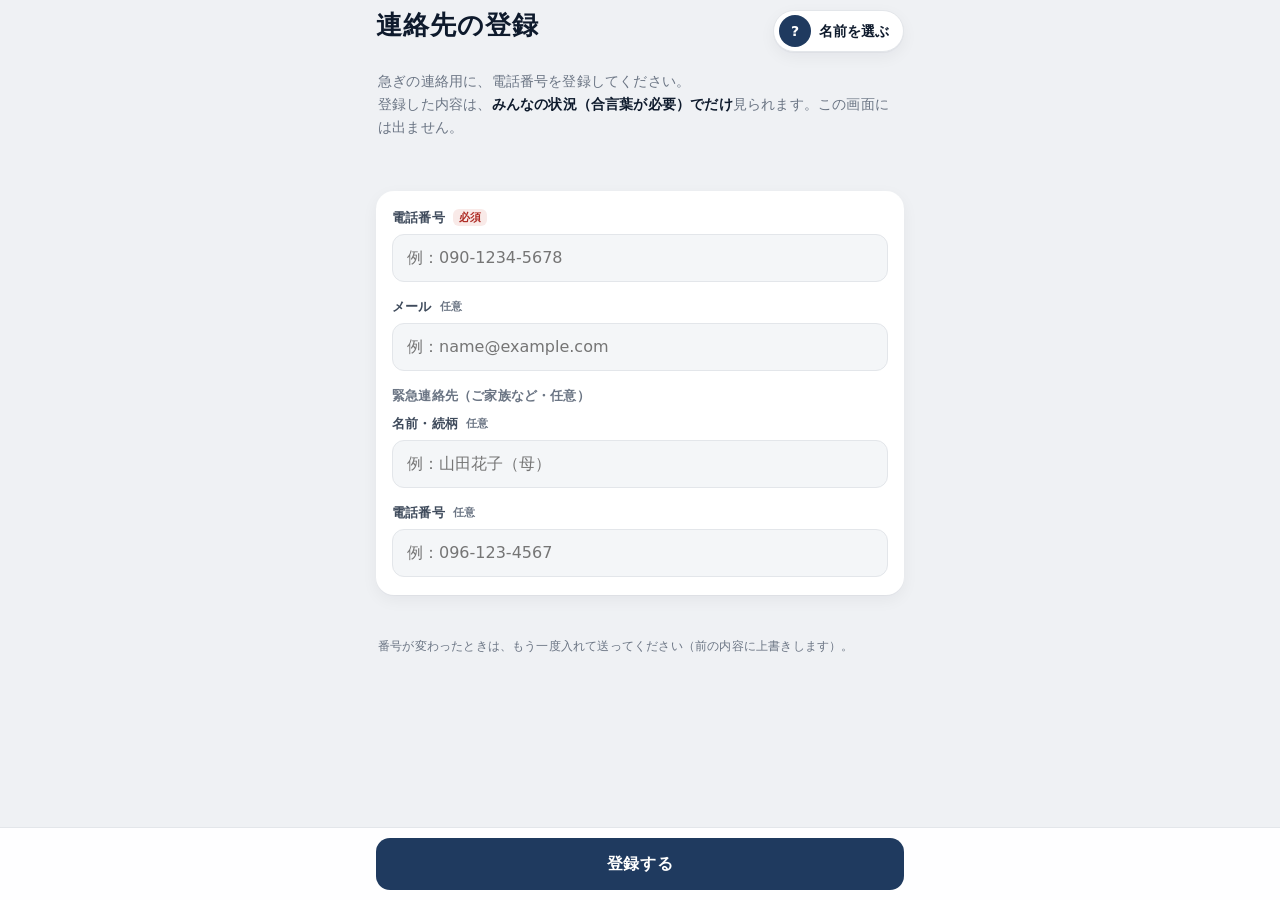
<file: contact.html>
<!DOCTYPE html>
<html lang="ja">
<head>
<meta charset="UTF-8">
<meta name="viewport" content="width=device-width, initial-scale=1.0, viewport-fit=cover">
<title>連絡先の登録｜Sieg 業務ポータル</title>
<meta name="description" content="パートナーさんの連絡先（電話・緊急連絡先）を登録するページ。登録した内容は、みんなの状況（合言葉が必要）だけで見られる。">
<meta name="theme-color" content="#EFF1F4" media="(prefers-color-scheme: light)">
<meta name="theme-color" content="#0C1015" media="(prefers-color-scheme: dark)">
<link rel="apple-touch-icon" href="icons/apple-touch-icon.png">
<link rel="icon" href="icons/icon-192.png" type="image/png">
<link rel="preconnect" href="https://script.google.com" crossorigin>
<link rel="preconnect" href="https://script.googleusercontent.com" crossorigin>
<link rel="stylesheet" href="sieg-theme.css">
<style>
  * { box-sizing: border-box; }
  body { margin: 0; -webkit-tap-highlight-color: transparent; }
  button, input { font: inherit; color: inherit; }
  .app { max-width: var(--sg-page-w, 560px); margin: 0 auto; padding: 0 16px 24px; }
  .lead { margin: 4px 2px 14px; font-size: 13.5px; line-height: 1.7; color: var(--sg-mute); }
  .lead b { color: var(--sg-ink); }
  .card { background: var(--sg-surface); border-radius: var(--sg-r, 16px); box-shadow: var(--sg-lift); padding: 18px 16px; margin-bottom: 14px; }
  .st { display: flex; gap: 10px; align-items: flex-start; padding: 12px 14px; border-radius: 12px; margin-bottom: 14px; font-size: 14px; line-height: 1.6; font-weight: 700; }
  .st.ok { background: var(--sg-green-tint); color: var(--sg-green); }
  .st.no { background: var(--sg-amber-tint); color: var(--sg-amber); }
  .st small { display: block; font-weight: 600; color: var(--sg-mute); }
  .field { margin-bottom: 16px; }
  .field:last-child { margin-bottom: 0; }
  .label { display: flex; align-items: center; gap: 8px; margin-bottom: 7px; font-size: 13px; font-weight: 800; color: var(--sg-ink2, var(--sg-ink)); }
  .req { font-size: 11px; font-weight: 800; color: var(--sg-red); background: var(--sg-red-tint); border-radius: 6px; padding: 1px 6px; }
  .opt { font-size: 11px; font-weight: 700; color: var(--sg-mute); }
  input[type=tel], input[type=email], input[type=text] { width: 100%; min-height: 48px; padding: 0 14px; border: 1px solid var(--sg-hair); border-radius: var(--sg-r-sm, 10px); background: var(--sg-sunk); font-size: 16px; }
  input:focus { outline: 2px solid var(--sg-primary); outline-offset: 1px; }
  .sub-h { margin: 4px 0 10px; font-size: 13px; font-weight: 800; color: var(--sg-mute); }
  .msg { min-height: 20px; margin: 10px 2px 0; font-size: 13.5px; font-weight: 700; color: var(--sg-red); }
  .note { margin: 8px 2px 0; font-size: 12px; line-height: 1.6; color: var(--sg-mute); }
  body.has-actionbar { padding-bottom: calc(24px + var(--sg-actionbar-h, 76px)); }
</style>
</head>
<body class="has-actionbar">
<div class="app sg-page">
  <div data-sieg-back></div>
  <header class="sg-head">
    <div><h1 class="sg-title">連絡先の登録</h1></div>
    <button type="button" class="sg-who" id="who" aria-label="名前を変える"><i id="who-i">?</i><span id="who-n">名前を選ぶ</span></button>
  </header>
  <p class="lead">急ぎの連絡用に、電話番号を登録してください。<br>登録した内容は、<b>みんなの状況（合言葉が必要）でだけ</b>見られます。この画面には出ません。</p>

  <div class="st" id="status" hidden></div>

  <form class="card" id="form" autocomplete="on" novalidate>
    <div class="field">
      <label class="label" for="tel">電話番号 <span class="req">必須</span></label>
      <input type="tel" id="tel" name="tel" inputmode="tel" autocomplete="tel" placeholder="例：090-1234-5678">
    </div>
    <div class="field">
      <label class="label" for="mail">メール <span class="opt">任意</span></label>
      <input type="email" id="mail" name="email" inputmode="email" autocomplete="email" placeholder="例：name@example.com">
    </div>
    <div class="sub-h">緊急連絡先（ご家族など・任意）</div>
    <div class="field">
      <label class="label" for="em-name">名前・続柄 <span class="opt">任意</span></label>
      <input type="text" id="em-name" maxlength="30" autocomplete="off" placeholder="例：山田花子（母）">
    </div>
    <div class="field">
      <label class="label" for="em-tel">電話番号 <span class="opt">任意</span></label>
      <input type="tel" id="em-tel" inputmode="tel" autocomplete="off" placeholder="例：096-123-4567">
    </div>
  </form>
  <div class="msg" id="msg" role="alert"></div>
  <p class="note">番号が変わったときは、もう一度入れて送ってください（前の内容に上書きします）。</p>

  <div class="sg-actionbar"><button type="button" class="sg-primary" id="send">登録する</button></div>
</div>

<script src="gas-client.js"></script>
<script src="sieg-nav.js"></script>
<script src="sieg-roster.js"></script>
<script>
(function () {
  'use strict';
  var API = 'https://script.google.com/macros/s/AKfycbwEclDIdJiNgdXOmveRvT-BJOVWc6FwyrpxWNrqHs1DB9xgx9Ijuix0qqQ5KyG-XlkF7w/exec';   // 日報の GAS（連絡先シート）
  var R = window.SiegRoster || { partners: [] };
  var NAMES = R.partners || [];   // 登録するのはパートナーさん
  var $ = function (id) { return document.getElementById(id); };
  var urlName = new URLSearchParams(location.search).get('staff') || '';
  var name = NAMES.indexOf(urlName) >= 0 ? urlName : (window.SiegNav ? SiegNav.staff(NAMES) : '');

  function paintWho() {
    $('who-n').textContent = name || '名前を選ぶ';
    $('who-i').textContent = name ? name.charAt(0) : '?';
  }
  function pickWho() {
    return SiegNav.pickName(NAMES, name, { title: '名前を選ぶ' }).then(function (n) {
      if (n) { name = n; SiegNav.setStaff(n); paintWho(); loadStatus(); }
      return n;
    });
  }
  $('who').onclick = pickWho;

  // 登録したかどうか（番号の下4桁と日付だけ。中身はこの画面には出さない）
  function paintStatus(st) {
    var el = $('status');
    if (!st) { el.hidden = true; return; }
    el.hidden = false;
    if (st.registered) {
      el.className = 'st ok';
      el.innerHTML = '<span>登録済みです<small></small></span>';
      el.querySelector('small').textContent = (st.at ? st.at.replace(/^(\d{4})-0?(\d+)-0?(\d+)$/, '$2月$3日') + 'に登録・' : '') + '電話番号の下4桁 ' + (st.tel4 || '—');
    } else {
      el.className = 'st no';
      el.innerHTML = '<span>まだ登録されていません<small>下の欄に入れて「登録する」を押してください</small></span>';
    }
  }
  function loadStatus() {
    paintStatus(null);
    if (!name) return;
    var want = name;
    GasClient.get(API, { action: 'contactStatus', name: want }).then(function (st) {
      if (want === name && st && st.ok) paintStatus(st);
    }).catch(function () {});
  }

  function send() {
    var msg = $('msg'), b = $('send');
    msg.textContent = '';
    if (!name) { pickWho(); return; }
    var tel = $('tel').value.trim();
    if (!tel) { msg.textContent = '電話番号を入れてください'; $('tel').focus(); return; }
    b.disabled = true; b.textContent = '登録中…';
    GasClient.post(API, { action: 'contactSave', name: name, tel: tel, mail: $('mail').value.trim(), emName: $('em-name').value.trim(), emTel: $('em-tel').value.trim() }, { retry: true })
      .then(function (r) {
        if (!r || !r.ok) throw new Error((r && r.error) || '登録できませんでした');
        ['tel', 'mail', 'em-name', 'em-tel'].forEach(function (id) { $(id).value = ''; });   // 入れた番号は画面に残さない
        paintStatus(r.status);
        SiegNav.done({ title: '登録しました', sub: 'みんなの状況で見られるようになりました', next: [{ label: 'ポータルへ', href: SiegNav.portalUrl, primary: true }, { label: '閉じる' }] });
      })
      .catch(function (e) { msg.textContent = e.message || '登録できませんでした。電波のよいところで、もう一度押してください'; })
      .then(function () { b.disabled = false; b.textContent = '登録する'; });
  }
  $('send').onclick = send;
  $('form').addEventListener('submit', function (e) { e.preventDefault(); send(); });

  paintWho();
  loadStatus();
})();
</script>
</body>
</html>
</file>
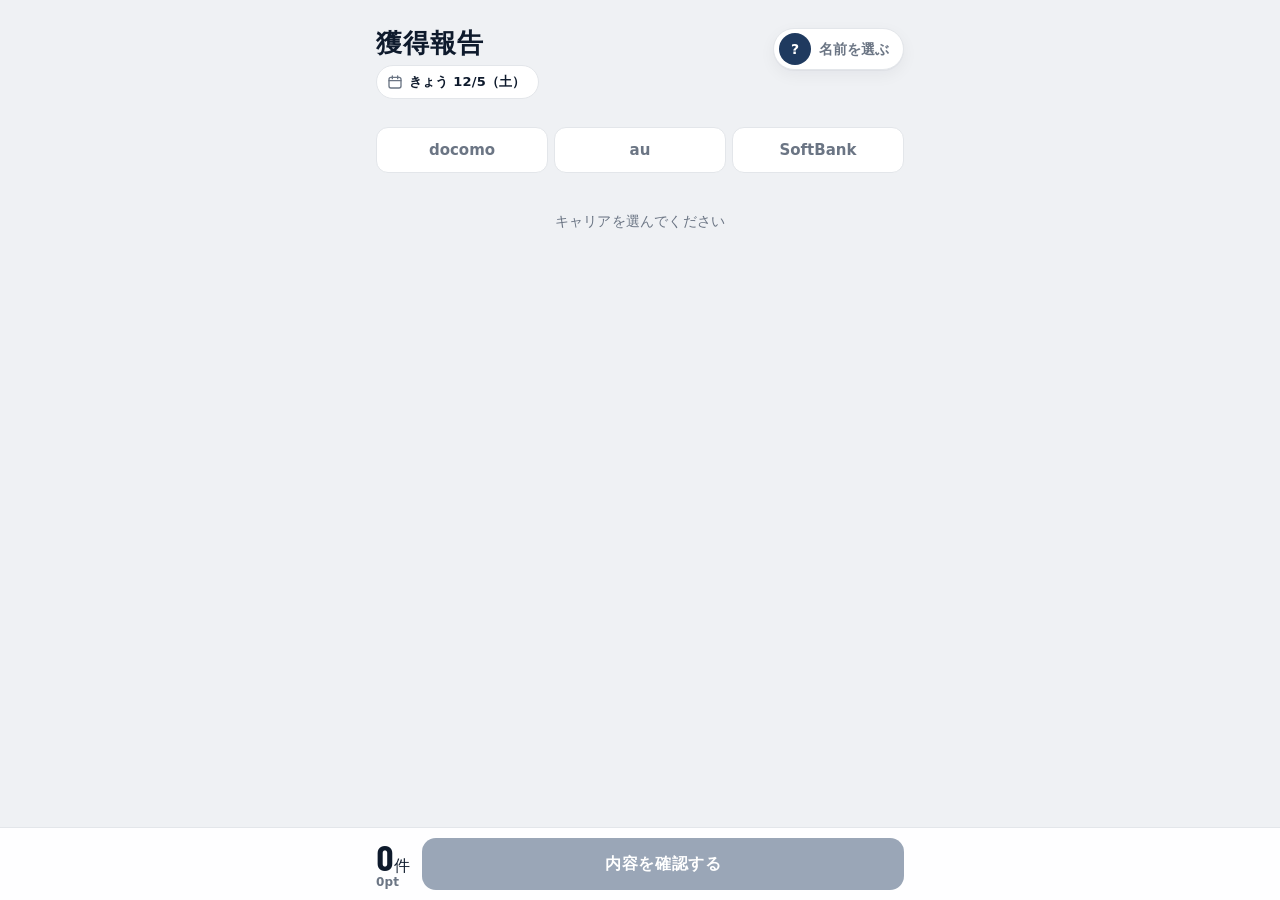
<file: gain.html>
<!DOCTYPE html>
<html lang="ja">
<head>
<meta charset="UTF-8">
<meta name="viewport" content="width=device-width, initial-scale=1.0, viewport-fit=cover">
<title>獲得報告｜Sieg 業務ポータル</title>
<meta name="description" content="獲得した商品の件数を Discord の獲得報告チャンネルに送るページ。">
<meta name="theme-color" content="#EFF1F4" media="(prefers-color-scheme: light)">
<meta name="theme-color" content="#0C1015" media="(prefers-color-scheme: dark)">
<link rel="apple-touch-icon" href="icons/apple-touch-icon.png">
<link rel="icon" href="icons/icon-192.png" type="image/png">
<!-- Google（GAS）への接続を先に始めておく（最初の読み込みが少し早くなる） -->
<link rel="preconnect" href="https://script.google.com" crossorigin>
<link rel="preconnect" href="https://script.googleusercontent.com" crossorigin>
<link rel="stylesheet" href="sieg-theme.css">
<!-- 数字だけの書体（件数）。数字と記号だけ取り寄せるので小さい -->
<link rel="preconnect" href="https://fonts.gstatic.com" crossorigin>
<link rel="stylesheet" href="https://fonts.googleapis.com/css2?family=Barlow+Condensed:wght@700&text=0123456789%2C.%2B-%2F&display=swap" media="print" onload="this.media='all'">
<style>
  /* 区分ごとの色（sieg-products.js の cat と対応） */
  :root {
    --c-mnp: var(--sg-red);   --c-mnp-t: var(--sg-red-tint);
    --c-kotei: var(--sg-teal); --c-kotei-t: var(--sg-teal-tint);
    --c-tan: var(--sg-blue);  --c-tan-t: var(--sg-blue-tint);
    --c-card: var(--sg-amber); --c-card-t: var(--sg-amber-tint);
    --c-new: var(--sg-green); --c-new-t: var(--sg-green-tint);
  }
  * { box-sizing: border-box; }
  body { margin: 0; -webkit-tap-highlight-color: transparent; }
  button, input, textarea { font: inherit; color: inherit; }
  button { cursor: pointer; }
  .app {
    max-width: 560px; margin: 0 auto;
    padding: 4px max(16px, env(safe-area-inset-right)) calc(110px + env(safe-area-inset-bottom)) max(16px, env(safe-area-inset-left));
    display: flex; flex-direction: column; gap: 14px;
  }
  .num { font-variant-numeric: tabular-nums; }
  :root { --navy: #1F3A5F; --docomo: #CC0033; --au: #EB5505; --softbank: #5F6670; --num: "Barlow Condensed", var(--sg-font); }
  @media (prefers-color-scheme: dark) { :root { --navy: #24446E; } }

  .head { display: flex; align-items: flex-start; justify-content: space-between; gap: 12px; padding-top: 8px; }
  .eyebrow { font-size: 11px; letter-spacing: .14em; color: var(--sg-mute); font-weight: 700; }
  h1 { margin: 2px 0 0; font-size: 26px; font-weight: 900; letter-spacing: .04em; }
  .date-pill {
    position: relative; display: inline-flex; align-items: center; gap: 6px; min-height: 34px; padding: 0 12px 0 10px; margin-top: 6px;
    border-radius: 999px; background: var(--sg-surface); border: 1px solid var(--sg-hair); font-weight: 800; font-size: 13px;
  }
  .date-pill svg { width: 16px; height: 16px; color: var(--sg-mute); }
  .date-pill input { position: absolute; inset: 0; opacity: 0; width: 100%; height: 100%; }
  .date-pill.past { background: var(--sg-amber-tint); border-color: transparent; color: var(--sg-amber); }

  .card { background: var(--sg-surface); border: 1px solid var(--sg-hair); border-radius: var(--sg-r); box-shadow: var(--sg-lift); }
  .who { display: flex; align-items: center; gap: 12px; padding: 12px 14px; }
  .avatar {
    width: 40px; height: 40px; border-radius: 12px; flex: none; display: grid; place-items: center;
    background: var(--sg-primary); color: var(--sg-on-primary); font-weight: 900; font-size: 17px;
  }
  .who-name { flex: 1; font-weight: 900; font-size: 17px; }
  .who-name small { display: block; font-size: 12px; color: var(--sg-mute); font-weight: 700; }
  .link-btn {
    background: var(--sg-sunk); border: 1px solid var(--sg-hair); border-radius: 10px;
    padding: 8px 12px; font-size: 13px; font-weight: 700; color: var(--sg-ink2);
  }
  .names { display: flex; flex-wrap: wrap; gap: 8px; padding: 0 14px 14px; }
  .names[hidden] { display: none; }
  .chip {
    min-height: 44px; padding: 8px 16px; border-radius: 11px; background: var(--sg-sunk);
    border: 1px solid var(--sg-hair); font-size: 15px; font-weight: 700;
  }
  .chip[aria-pressed="true"] { background: var(--sg-primary); color: var(--sg-on-primary); border-color: var(--sg-primary); }

  /* キャリア */
  .seg { display: grid; grid-template-columns: repeat(3, 1fr); gap: 6px; border-radius: 14px; }
  .seg button {
    min-height: 46px; border: 1px solid var(--sg-hair); border-radius: 12px; background: var(--sg-surface); font-size: 15px; font-weight: 800; color: var(--sg-mute);
  }
  /* 選んだキャリアは、そのキャリアの色で塗る（色はキャリアの見分けにだけ使う） */
  .seg button[aria-pressed="true"] { background: var(--navy); border-color: var(--navy); color: #fff; }
  .seg button[aria-pressed="true"][data-v="docomo"] { background: var(--docomo); border-color: var(--docomo); }
  .seg button[aria-pressed="true"][data-v="au"] { background: var(--au); border-color: var(--au); }
  .seg button[aria-pressed="true"][data-v="Softbank"] { background: var(--softbank); border-color: var(--softbank); }
  .seg.invalid button { border-color: var(--sg-red); }
  .seg.invalid { animation: shake .35s ease; }
  @keyframes shake { 20%{transform:translateX(-6px)} 40%{transform:translateX(6px)} 60%{transform:translateX(-4px)} 80%{transform:translateX(4px)} }
  .pick-carrier { text-align: center; color: var(--sg-mute); font-size: 14px; padding: 26px 0; }

  /* 商品：カードにせず行で並べる。件数は数字の書体で大きく、0件は薄く */
  .cat-head { display: flex; align-items: center; gap: 8px; margin: 10px 4px 6px; font-size: 13px; font-weight: 800; color: var(--sg-ink2); }
  .cat-head .sum { margin-left: auto; color: var(--sg-mute); font-weight: 700; font-size: 12px; }
  .plist { background: var(--sg-surface); border: 1px solid var(--sg-hair); border-radius: 16px; }
  .prow { position: relative; display: flex; align-items: center; min-height: 62px; }
  .prow + .prow { border-top: 1px solid var(--sg-hair2); }
  .tile-hit { flex: 1; min-width: 0; align-self: stretch; display: flex; align-items: center; gap: 10px; padding: 0 0 0 16px; text-align: left; border: 0; background: none;
    user-select: none; -webkit-user-select: none; -webkit-touch-callout: none; border-radius: 16px; }
  .t-name { flex: 1; min-width: 0; }
  .t-label { display: block; font-size: 16px; font-weight: 800; line-height: 1.3; word-break: break-all; }
  .t-pt { font-size: 12px; font-weight: 700; color: var(--sg-mute); }
  .t-num { width: 44px; flex: none; text-align: center; font-family: var(--num); font-size: 34px; font-weight: 700; line-height: 1; color: var(--sg-ink); }
  .prow.zero .t-num { color: var(--sg-faint); }
  .tile-plus { flex: none; width: 44px; height: 44px; margin: 0 10px 0 4px; border-radius: 12px; display: grid; place-items: center; background: var(--navy); color: #fff; }
  .tile-minus { flex: none; width: 44px; height: 44px; border-radius: 12px; display: grid; place-items: center; background: var(--sg-surface); border: 1px solid var(--sg-hair); color: var(--sg-ink2); }
  .tile-plus svg, .tile-minus svg { width: 20px; height: 20px; stroke: currentColor; fill: none; stroke-width: 2.2; stroke-linecap: round; }
  .prow.zero .tile-minus { visibility: hidden; }
  .tile-hit:active { background: var(--sg-sunk); }
  .fav .cat-head small { margin-left: 6px; font-weight: 700; color: var(--sg-faint); font-size: 11px; }
  .t-num.bump { animation: bump .22s ease; }
  @keyframes bump { 40% { transform: scale(1.25); } }

  .memo label { display: block; font-size: 13px; font-weight: 700; color: var(--sg-mute); margin: 0 2px 6px; }
  textarea {
    width: 100%; min-height: 64px; resize: vertical; background: var(--sg-surface); border: 1px solid var(--sg-hair);
    border-radius: 14px; padding: 12px; font-size: 16px;
  }
  textarea:focus { outline: none; border-color: var(--sg-ink2); }
  ::placeholder { color: var(--sg-faint); }

  /* 今日送った報告 */
  .sent h2 { margin: 6px 2px 8px; font-size: 15px; font-weight: 900; display: flex; align-items: baseline; gap: 8px; }
  .sent h2 small { margin-left: auto; font-size: 12px; color: var(--sg-mute); font-weight: 700; }
  .sent-list { display: flex; flex-direction: column; }
  .rep { display: flex; align-items: flex-start; gap: 10px; padding: 12px 14px; border-top: 1px solid var(--sg-hair2); }
  .rep:first-child { border-top: 0; }
  .rep .at { font-size: 12px; color: var(--sg-mute); font-weight: 700; min-width: 3.4em; padding-top: 2px; }
  .rep .body { flex: 1; min-width: 0; font-size: 14px; line-height: 1.6; }
  .rep .body b { font-size: 12px; color: var(--sg-mute); margin-right: 6px; }
  .rep .body .memo-l { color: var(--sg-mute); font-size: 12.5px; }
  .rep .undo {
    flex: none; border: 1px solid var(--sg-hair); background: none; border-radius: 9px; padding: 6px 10px;
    font-size: 12px; font-weight: 700; color: var(--sg-mute);
  }
  .rep .undo.armed { background: var(--sg-red); border-color: var(--sg-red); color: #fff; }
  .rep .acts { flex: none; display: flex; flex-direction: column; align-items: stretch; gap: 6px; }
  .rep .undo.resend { background: var(--sg-amber-tint); border-color: transparent; color: var(--sg-amber); }
  .rep .unposted { color: var(--sg-amber); font-size: 12px; font-weight: 700; margin-top: 2px; }
  .empty { padding: 16px 14px; font-size: 13px; color: var(--sg-mute); }

  .banner { border-radius: 14px; padding: 12px 14px; font-size: 14px; font-weight: 700; line-height: 1.55; }
  .banner[hidden] { display: none; }
  .banner.ok { background: var(--sg-green-tint); color: var(--sg-green); }
  .banner.warn { background: var(--sg-amber-tint); color: var(--sg-amber); }
  .banner.bad { background: var(--sg-red-tint); color: var(--sg-red); }
  .banner a { color: inherit; }

  /* 下の送信バー */
  .bar {
    position: fixed; left: 0; right: 0; bottom: 0; z-index: 20;
    background: color-mix(in srgb, var(--sg-surface) 92%, transparent);
    -webkit-backdrop-filter: saturate(180%) blur(20px); backdrop-filter: saturate(180%) blur(20px);
    border-top: 1px solid var(--sg-hair);
    padding: 10px max(16px, env(safe-area-inset-right)) calc(10px + env(safe-area-inset-bottom)) max(16px, env(safe-area-inset-left));
  }
  .bar-inner { max-width: 528px; margin: 0 auto; display: flex; align-items: center; gap: 12px; }
  .bar .tot { flex: none; line-height: 1.2; }
  .bar .tot b { font-family: var(--num); font-size: 36px; font-weight: 700; line-height: 1; }
  .bar .primary:not(:disabled), #send:not(:disabled) { background: var(--navy); }
  .bar .tot small { display: block; font-size: 12px; color: var(--sg-mute); font-weight: 700; }
  .primary {
    flex: 1; min-height: 52px; border: 0; border-radius: 14px; background: var(--sg-primary); color: var(--sg-on-primary);
    font-size: 16px; font-weight: 900; letter-spacing: .04em;
  }
  .primary:disabled { opacity: .45; }   /* ほかの画面の .sg-primary と同じ */

  /* 確認のシート */
  .scrim { position: fixed; inset: 0; background: var(--sg-scrim); z-index: 40; }
  .sheet { position: fixed; left: 0; right: 0; bottom: 0; z-index: 41; }
  .scrim[hidden], .sheet[hidden] { display: none; }
  .sheet-inner {
    max-width: 560px; margin: 0 auto; background: var(--sg-surface); border-radius: 22px 22px 0 0;
    padding: 10px 18px calc(18px + env(safe-area-inset-bottom)); display: flex; flex-direction: column; gap: 14px;
    max-height: 88vh; overflow: auto;
  }
  .grabber { width: 40px; height: 5px; border-radius: 3px; background: var(--sg-hair); margin: 0 auto 2px; }
  .sheet h3 { margin: 0; font-size: 18px; font-weight: 900; }
  .sheet .sub { font-size: 13px; color: var(--sg-mute); margin-top: 2px; }
  .dc { background: #313338; color: #DBDEE1; border-radius: 12px; padding: 14px; display: flex; gap: 12px;
    font-family: "gg sans", "Hiragino Sans", "Noto Sans JP", sans-serif; }
  .dc-av { width: 38px; height: 38px; border-radius: 50%; background: #5865F2; color: #fff; display: grid; place-items: center; font-weight: 800; flex: none; }
  .dc-name { color: #F2F3F5; font-weight: 700; font-size: 15px; }
  .dc-name .tag { background: #5865F2; color: #fff; font-size: 10px; border-radius: 3px; padding: 1px 4px; margin-left: 6px; vertical-align: 1px; }
  .dc-name time { color: #949BA4; font-size: 12px; font-weight: 500; margin-left: 6px; }
  .dc-text { white-space: pre-wrap; font-size: 15px; line-height: 1.45; margin-top: 2px; word-break: break-word; }
  .actions { display: flex; flex-direction: column; gap: 8px; }
  .text-btn { min-height: 44px; border: 0; background: none; font-weight: 700; color: var(--sg-mute); }
  .msg { font-size: 13px; color: var(--sg-red); font-weight: 700; line-height: 1.55; }
  .msg[hidden] { display: none; }

  /* 送れたときの「＋〇〇pt」 */
  .pop { position: fixed; left: 50%; top: 38%; z-index: 50; transform: translate(-50%, -50%); pointer-events: none;
    font-size: 40px; font-weight: 900; color: var(--sg-amber); text-shadow: 0 2px 0 var(--sg-surface);
    animation: pop 1.3s cubic-bezier(.2,.9,.3,1) forwards; white-space: nowrap; }
  .pop small { display: block; text-align: center; font-size: 14px; color: var(--sg-ink); }
  @keyframes pop { 0% { opacity: 0; transform: translate(-50%, -30%) scale(.6); } 15% { opacity: 1; transform: translate(-50%, -50%) scale(1.08); }
    75% { opacity: 1; transform: translate(-50%, -55%) scale(1); } 100% { opacity: 0; transform: translate(-50%, -70%) scale(1); } }
  /* 送ったあと：今月の戦闘力がどう変わったか */
  .cele { background: linear-gradient(140deg, #1B2D4F, #0E1A2C); color: #fff; border-radius: 20px; padding: 16px 18px; position: relative; overflow: hidden; }
  .cele[hidden] { display: none; }
  .cele .k { font-size: 12px; font-weight: 800; opacity: .75; }
  .cele .v { font-size: 40px; font-weight: 900; line-height: 1.1; margin-top: 2px; letter-spacing: -.01em; }
  .cele .v small { font-size: 15px; opacity: .7; margin-left: 3px; }
  .cele .row { display: flex; flex-wrap: wrap; align-items: center; gap: 8px; margin-top: 8px; font-size: 13px; font-weight: 800; }
  .cele .up { background: #FFC93C; color: #2A1D00; border-radius: 999px; padding: 3px 10px; }
  .cele .chip2 { background: rgba(255,255,255,.14); border-radius: 999px; padding: 3px 10px; }
  .cele .msg2 { margin-top: 8px; font-size: 13px; font-weight: 700; opacity: .85; }
  .cele .hey { margin-top: 10px; font-size: 18px; font-weight: 900; color: #FFC93C; }
  .cele .hey[hidden] { display: none; }
  .cele.big::after { content: ''; position: absolute; inset: -40%; background: radial-gradient(circle at 80% 20%, rgba(255,201,60,.35), transparent 45%); animation: glow 1.6s ease-out; pointer-events: none; }
  @keyframes glow { from { opacity: 0; transform: scale(.6); } 30% { opacity: 1; } to { opacity: .6; transform: scale(1); } }
  /* 送ったあとの「次はこれ」 */
  .next { display: flex; flex-wrap: wrap; gap: 8px; }
  .next[hidden] { display: none; }
  .next a { flex: 1 1 30%; text-align: center; text-decoration: none; background: var(--sg-surface); border: 1px solid var(--sg-hair); color: var(--sg-ink);
    border-radius: 14px; padding: 11px 8px; font-size: 14px; font-weight: 800; }
  .next a.hot { background: var(--sg-primary); border-color: var(--sg-primary); color: var(--sg-on-primary); }
  @media (prefers-reduced-motion: reduce) { * { animation: none !important; transition: none !important; } .pop { display: none; } }
</style>
</head>
<body>
<div class="app">
  <div data-sieg-back></div>

  <header class="head sg-head">
    <div>
      <h1 class="sg-title">獲得報告</h1>
      <label class="date-pill" id="date-pill" for="date">
        <svg viewBox="0 0 24 24" fill="none" stroke="currentColor" stroke-width="2" stroke-linecap="round" aria-hidden="true"><rect x="3" y="5" width="18" height="16" rx="3"/><path d="M8 3v4M16 3v4M3 10h18"/></svg>
        <span id="date-text"></span>
        <input type="date" id="date" aria-label="獲得した日">
      </label>
    </div>
    <button type="button" class="sg-who" id="name-change" aria-label="名前を変える"><i id="avatar">?</i><span id="who-name"></span></button>
  </header>

  <div class="banner bad" id="setup-msg" hidden></div>

  <div class="banner ok" id="result" hidden></div>
  <section class="cele" id="cele" hidden aria-live="polite">
    <div class="k" id="cele-k">今月の戦闘力</div>
    <div class="v num"><span id="cele-num">0</span><small>pt</small></div>
    <div class="row"><span class="up num" id="cele-up"></span><span class="chip2" id="cele-pos" hidden></span><span class="chip2" id="cele-rank" hidden></span></div>
    <div class="hey" id="cele-hey" hidden></div>
    <div class="msg2" id="cele-msg"></div>
  </section>
  <nav class="next" id="next" hidden aria-label="次はこれ"></nav>

  <div class="seg" id="carriers" role="group" aria-label="キャリア"></div>

  <div id="products"></div>

  <section class="memo" id="memo-box" hidden>
    <label for="memo">メモ（なくてもよい）</label>
    <textarea id="memo" maxlength="500" placeholder="例：達成のため11月まわし"></textarea>
  </section>

  <section class="sent" id="sent">
    <h2>きょう送った報告 <small id="sent-sum"></small></h2>
    <div class="card sent-list" id="sent-list"><div class="sg-skel-wrap" aria-busy="true" aria-label="読み込み中"><div class="sg-skel card"></div><div class="sg-skel card"></div></div></div>
  </section>
</div>

<div class="bar">
  <div class="bar-inner">
    <div class="tot"><b class="num" id="tot-n">0</b><span>件</span><small class="num" id="tot-pt">0pt</small></div>
    <button type="button" class="primary" id="to-confirm" disabled>内容を確認する</button>
  </div>
</div>

<div class="scrim" id="scrim" hidden></div>
<div class="sheet" id="sheet" hidden role="dialog" aria-modal="true" aria-labelledby="sheet-title">
  <div class="sheet-inner">
    <div class="grabber"></div>
    <div>
      <h3 id="sheet-title">この内容で送ります</h3>
      <div class="sub">獲得報告チャンネルにはこのように出ます</div>
    </div>
    <div class="dc">
      <div class="dc-av" id="dc-av"></div>
      <div>
        <div class="dc-name"><span id="dc-name"></span><span class="tag">APP</span><time id="dc-time"></time></div>
        <div class="dc-text" id="dc-text"></div>
      </div>
    </div>
    <div class="msg" id="send-msg" hidden></div>
    <div class="actions">
      <button type="button" class="primary" id="send">送信する</button>
      <button type="button" class="text-btn" id="cancel">なおす</button>
    </div>
  </div>
</div>

<script src="gas-client.js"></script>
<script src="sieg-nav.js"></script>
<script src="sieg-roster.js"></script>
<script src="sieg-products.js"></script>
<script>
(function () {
  'use strict';
  var R = window.SiegRoster, P = window.SiegProducts;
  function $(id) { return document.getElementById(id); }
  function load(k) { try { var s = localStorage.getItem(k); return s ? JSON.parse(s) : null; } catch (e) { return null; } }
  function store(k, v) { try { localStorage.setItem(k, JSON.stringify(v)); } catch (e) {} }
  function drop(k) { try { localStorage.removeItem(k); } catch (e) {} }
  function buzz(p) { try { if (navigator.vibrate) navigator.vibrate(p); } catch (e) {} }
  function reduced() { return !!(window.matchMedia && matchMedia('(prefers-reduced-motion: reduce)').matches); }
  function esc(s) { return String(s).replace(/[&<>"']/g, function (c) { return { '&': '&amp;', '<': '&lt;', '>': '&gt;', '"': '&quot;', "'": '&#39;' }[c]; }); }
  function fmt(n) { return Number(n).toLocaleString('ja-JP'); }

  if (!R || !P) {
    $('setup-msg').hidden = false;
    $('setup-msg').textContent = '読み込みに失敗しました。電波のよいところで再読み込みしてください。';
    return;
  }

  var NAMES = R.forTool('gain');
  var CAT_CSS = { 'MNP': 'mnp', '固定': 'kotei', '端末': 'tan', 'カード': 'card', '新規': 'new' };
  var CARRIER_KEY = 'siegGainCarrier';   // { 名前: 前回のキャリア }
  var DRAFT_KEY = 'siegGainDraft';       // 送る前の入力（閉じても消えないように）
  var SEND_ID_KEY = 'siegGainSendId';    // 同じ内容を送り直すときは同じ送信ID（二重に入らない）

  function todayStr() {
    var d = new Date();
    return d.getFullYear() + '-' + String(d.getMonth() + 1).padStart(2, '0') + '-' + String(d.getDate()).padStart(2, '0');
  }
  function dayLabel(v) {
    var p = String(v || '').split('-'), d = new Date(+p[0], +p[1] - 1, +p[2]);
    if (isNaN(d.getTime())) return '';
    return (d.getMonth() + 1) + '/' + d.getDate() + '（' + '日月火水木金土'[d.getDay()] + '）';
  }

  // ─── 入力の状態 ───
  var urlName = new URLSearchParams(location.search).get('staff') || '';
  var state = { name: '', carrier: '', date: todayStr(), counts: {}, memo: '' };
  state.name = NAMES.indexOf(urlName) >= 0 ? urlName : SiegNav.staff(NAMES);

  // 開いたときのキャリア：名簿で決めてあればそれ（sieg-roster.js の carrier）、無ければ前回選んだもの
  function rememberedCarrier(name) {
    if (R.carrier && validCarrier(R.carrier(name))) return R.carrier(name);
    var all = load(CARRIER_KEY) || {};
    if (all[name]) return all[name];
    var np = load('nippou.prefs.v1');   // 日報で前回選んだキャリア（同じアドレスなので読める）
    return np && np.name === name ? np.carrier : '';
  }
  function validCarrier(c) { return P.items(c).length > 0; }

  var draft = load(DRAFT_KEY);
  if (draft && draft.name === state.name && draft.date === todayStr() && validCarrier(draft.carrier)) {
    state.carrier = draft.carrier; state.counts = draft.counts || {}; state.memo = String(draft.memo || '');
  } else if (state.name) {
    var rc = rememberedCarrier(state.name);
    if (validCarrier(rc)) state.carrier = rc;
  }

  function saveDraft() {
    if (totals().n > 0 || state.memo.trim()) store(DRAFT_KEY, state); else drop(DRAFT_KEY);
  }

  function rows() {
    return P.items(state.carrier).map(function (it) { return { carrier: state.carrier, label: it.label, count: state.counts[it.label] || 0 }; });
  }
  function totals() { var s = P.score(rows()); return { n: s.total, pt: s.power }; }

  // ─── 日付 ───
  function renderDate() {
    $('date').value = state.date;
    $('date-text').textContent = state.date === todayStr() ? 'きょう ' + dayLabel(state.date) : dayLabel(state.date);
    $('date-pill').classList.toggle('past', state.date !== todayStr());
  }
  $('date').addEventListener('change', function () {
    if (!this.value) return;
    state.date = this.value; renderDate(); loadToday();
  });

  // ─── 名前 ───
  // 右上の名前を押すと、名前を選ぶシートが出る（どのツールも同じ）
  function pickName() {
    return SiegNav.pickName(NAMES, state.name).then(function (n) {
      if (!n || n === state.name) return;
      state.name = n; state.counts = {}; state.memo = ''; $('memo').value = '';
      var rc = rememberedCarrier(n); state.carrier = validCarrier(rc) ? rc : '';
      SiegNav.setStaff(n);
      renderAll(); loadToday();
    });
  }
  $('name-change').addEventListener('click', pickName);
  function renderName() {
    $('avatar').textContent = state.name ? state.name.charAt(0) : '?';
    $('who-name').textContent = state.name || '名前を選ぶ';
    $('who-name').classList.toggle('unset', !state.name);
  }

  // ─── キャリア ───
  P.carriers.forEach(function (c) {
    var b = document.createElement('button');
    b.type = 'button'; b.textContent = c.label; b.dataset.v = c.id;
    b.addEventListener('click', function () {
      if (state.carrier === c.id) return;
      // 別のキャリアに同じ名前の商品があれば件数を持っていく（光新規など）
      var keep = {};
      P.items(c.id).forEach(function (it) { if (state.counts[it.label]) keep[it.label] = state.counts[it.label]; });
      state.carrier = c.id; state.counts = keep;
      $('carriers').classList.remove('invalid');
      var all = load(CARRIER_KEY) || {}; if (state.name) { all[state.name] = c.id; store(CARRIER_KEY, all); }
      renderAll(); saveDraft();
    });
    $('carriers').appendChild(b);
  });

  // ─── よく使う商品：その人がよく報告するもの（新しい通信はしない。戦闘力・トップが端末に残した記録を使う） ───
  var FREQ_KEY = 'siegGainFreq';   // { 名前: { 'キャリア\t商品': 件数 } }  この端末で送った分（記録が無いとき用）
  function favorites(name, carrier) {
    if (!name || !carrier) return [];
    var cnt = {}, rows = null;
    var pc = load('siegPowerCache'); if (pc && pc.data && pc.data.rows) rows = pc.data.rows;            // これまで全部
    if (!rows) { var hc = load('siegHomeCache'); if (hc && hc.stats && hc.stats.rows) rows = hc.stats.rows; }   // 今月だけ
    if (rows) rows.forEach(function (r) { if (r[1] === name && r[2] === carrier) cnt[r[3]] = (cnt[r[3]] || 0) + (Number(r[4]) || 0); });
    else {
      var mine = (load(FREQ_KEY) || {})[name] || {};
      Object.keys(mine).forEach(function (k) { var a = k.split('\t'); if (a[0] === carrier) cnt[a[1]] = (cnt[a[1]] || 0) + mine[k]; });
    }
    var items = P.items(carrier);
    if (items.length <= 4) return [];   // 少ないキャリアは全部見えるので要らない
    return items.filter(function (it) { return cnt[it.label] > 0; })
      .sort(function (a, b) { return cnt[b.label] - cnt[a.label]; }).slice(0, 4);
  }
  function rememberSent(p) {
    var all = load(FREQ_KEY) || {}, mine = all[p.name] = all[p.name] || {};
    p.items.forEach(function (x) { var k = p.carrier + '\t' + x.label; mine[k] = (mine[k] || 0) + (Number(x.count) || 0); });
    store(FREQ_KEY, all);
  }

  // ─── 商品の行 ───
  var tiles = {};   // 商品 → [{ wrap, num }]（「よく使う」と区分の両方に同じ商品が出る）
  function group(title, sumCat, list, cls) {
    var sec = document.createElement('section');
    if (cls) sec.className = cls;
    sec.innerHTML = '<div class="cat-head">' + title + (sumCat ? '<span class="sum num" data-cat="' + esc(sumCat) + '"></span>' : '') + '</div>';
    var box = document.createElement('div'); box.className = 'plist';
    list.forEach(function (it) { box.appendChild(tile(it)); });
    sec.appendChild(box);
    return sec;
  }
  function renderProducts() {
    var box = $('products'); box.innerHTML = ''; tiles = {};
    Array.prototype.forEach.call($('carriers').children, function (b) { b.setAttribute('aria-pressed', String(b.dataset.v === state.carrier)); });
    if (!state.carrier) { box.innerHTML = '<div class="pick-carrier">キャリアを選んでください</div>'; return; }
    var fav = favorites(state.name, state.carrier);
    if (fav.length >= 2) box.appendChild(group('よく使う<small>よく報告する順</small>', '', fav, 'fav'));
    P.CATS.forEach(function (cat) {
      var list = P.items(state.carrier).filter(function (it) { return it.cat === cat; });
      if (list.length) box.appendChild(group(esc(cat), cat, list));
    });
    renderCounts();
  }

  var PLUS = '<svg viewBox="0 0 24 24"><path d="M12 6v12M6 12h12"/></svg>', MINUS = '<svg viewBox="0 0 24 24"><path d="M6 12h12"/></svg>';
  function tile(it) {
    var wrap = document.createElement('div'); wrap.className = 'prow';
    var hit = document.createElement('button'); hit.type = 'button'; hit.className = 'tile-hit';
    hit.setAttribute('aria-label', it.label + 'を1増やす');
    hit.innerHTML = '<span class="t-name"><span class="t-label">' + esc(it.label) + '</span><span class="t-pt">' + it.pt + 'pt</span></span>';
    var minus = document.createElement('button'); minus.type = 'button'; minus.className = 'tile-minus'; minus.innerHTML = MINUS;
    minus.setAttribute('aria-label', it.label + 'を1減らす');
    var num = document.createElement('span'); num.className = 't-num num';
    var plus = document.createElement('span'); plus.className = 'tile-plus'; plus.setAttribute('aria-hidden', 'true'); plus.innerHTML = PLUS;
    hit.addEventListener('contextmenu', function (e) { e.preventDefault(); });
    // 行のどこを押しても1増える（＋の印も行の中）
    hit.addEventListener('click', function () { change(it.label, 1); });
    plus.addEventListener('click', function () { change(it.label, 1); });
    minus.addEventListener('click', function () { change(it.label, -1); });
    wrap.appendChild(hit); wrap.appendChild(minus); wrap.appendChild(num); wrap.appendChild(plus);
    (tiles[it.label] = tiles[it.label] || []).push({ wrap: wrap, num: num });
    return wrap;
  }

  function change(label, d) {
    var before = state.counts[label] || 0, after = Math.max(0, Math.min(99, before + d));
    if (after === before) return;
    state.counts[label] = after;
    buzz(10); renderCounts(); saveDraft();
    $('result').hidden = true; $('cele').hidden = true; $('next').hidden = true;   // 次の報告を入れはじめたら、前の結果はしまう
    if (!reduced()) (tiles[label] || []).forEach(function (t) { var n = t.num; n.classList.remove('bump'); void n.offsetWidth; n.classList.add('bump'); });
  }

  function renderCounts() {
    var catSum = {};
    P.items(state.carrier).forEach(function (it) {
      var n = state.counts[it.label] || 0;
      catSum[it.cat] = (catSum[it.cat] || 0) + n;
      (tiles[it.label] || []).forEach(function (t) { t.num.textContent = n; t.wrap.classList.toggle('zero', n === 0); });
    });
    document.querySelectorAll('.cat-head .sum').forEach(function (el) {
      var n = catSum[el.dataset.cat] || 0; el.textContent = n ? n + '件' : '';
    });
    var t = totals();
    $('tot-n').textContent = t.n;
    $('tot-pt').textContent = '戦闘力 +' + fmt(t.pt);
    $('to-confirm').disabled = !t.n || !serverReady;
  }

  $('memo').addEventListener('input', function () { state.memo = this.value; saveDraft(); });

  function renderAll() {
    renderDate(); renderName(); renderProducts();
    $('memo').value = state.memo;
    $('memo-box').hidden = !state.carrier;
  }

  // ─── きょう送った報告（Google から読む）───
  var serverReady = false, loadSeq = 0;
  function loadToday() {
    var list = $('sent-list');
    $('sent').hidden = !state.name;
    if (!state.name) return;
    var seq = ++loadSeq;
    list.innerHTML = '<div class="sg-skel-wrap" aria-busy="true" aria-label="読み込み中"><div class="sg-skel card"></div><div class="sg-skel card"></div></div>';
    GasClient.get(P.API, { action: 'gains', name: state.name, date: state.date }).then(function (data) {
      if (seq !== loadSeq) return;
      if (!data || !data.ok || !data.reports) {
        // Google 側がまだ獲得報告に対応していない（貼り替え前）
        serverReady = false;
        $('setup-msg').hidden = false;
        $('setup-msg').textContent = '獲得報告はただいま準備中です。もうしばらくお待ちください。';
        list.innerHTML = '<div class="empty">—</div>';
        renderCounts();
        return;
      }
      serverReady = true; $('setup-msg').hidden = true;
      renderSent(data.reports, data.discordOn);
      renderCounts();
    }).catch(function (err) {
      if (seq !== loadSeq) return;
      serverReady = true;   // 読めないだけなら送信は試せる
      list.innerHTML = '<div class="empty">読み込めませんでした（' + esc(err.message) + '）</div>';
      renderCounts();
    });
  }

  function renderSent(reports, discordOn) {
    var list = $('sent-list'), all = [];
    reports.forEach(function (r) { r.items.forEach(function (x) { all.push({ carrier: r.carrier, label: x.label, count: x.count }); }); });
    var s = P.score(all);
    $('sent-sum').textContent = s.total ? s.total + '件 ・ 戦闘力 +' + fmt(s.power) : '';
    $('sent').querySelector('h2').firstChild.textContent = (state.date === todayStr() ? 'きょう' : dayLabel(state.date)) + '送った報告 ';
    if (!reports.length) { list.innerHTML = SiegNav.empty('まだ送っていません', '上で件数を入れて送ると、ここに並びます'); return; }
    list.innerHTML = '';
    reports.forEach(function (r) {
      var row = document.createElement('div'); row.className = 'rep';
      row.innerHTML = '<div class="at num">' + esc(r.at || '') + '</div><div class="body"><b>' + esc(P.carrierLabel(r.carrier)) + '</b>'
        + r.items.map(function (x) { return esc(x.label) + x.count + '件'; }).join('、')
        + (r.memo ? '<div class="memo-l">' + esc(r.memo) + '</div>' : '')
        + (discordOn && r.id && r.posted === false ? '<div class="unposted">Discord にまだ出ていません</div>' : '') + '</div>';
      var acts = document.createElement('div'); acts.className = 'acts';
      // Discord に出せなかった報告は、あとから送り直せる
      if (discordOn && r.id && r.posted === false) {
        var rs = document.createElement('button'); rs.type = 'button'; rs.className = 'undo resend'; rs.textContent = 'Discordに再送';
        rs.addEventListener('click', function () {
          rs.disabled = true; rs.textContent = '送信中…';
          GasClient.post(P.API, { action: 'gainResend', name: state.name, id: r.id }, { retry: true }).then(function (d) {
            if (!d || !d.ok) throw new Error((d && d.error) || '送れませんでした');
            if (d.discord === false) throw new Error('まだ混み合っています' + (d.code ? '（' + Number(d.code) + '）' : '') + '。少し待ってからもう一度押してください');
            showResult('ok', 'Discord に送りました。');
            loadToday();
          }).catch(function (e) {
            rs.disabled = false; rs.textContent = 'Discordに再送';
            showResult('warn', esc(e.message));
          });
        });
        acts.appendChild(rs);
      }
      if (r.id) {
        var u = document.createElement('button'); u.type = 'button'; u.className = 'undo'; u.textContent = '取り消す';
        var armed = 0;
        u.addEventListener('click', function () {
          if (!u.classList.contains('armed')) {
            u.classList.add('armed'); u.textContent = '本当に取り消す';
            clearTimeout(armed); armed = setTimeout(function () { u.classList.remove('armed'); u.textContent = '取り消す'; }, 3500);
            return;
          }
          clearTimeout(armed);
          u.disabled = true; u.textContent = '取り消し中…';
          GasClient.post(P.API, { action: 'gainUndo', name: state.name, id: r.id }, { retry: true }).then(function (d) {
            if (!d || !d.ok) throw new Error((d && d.error) || '取り消せませんでした');
            showResult('ok', '取り消しました' + (d.discord === false ? '（Discord の投稿は消せなかったので、手で消してください）' : '。Discord の投稿も消しました。'));
            loadToday();
          }).catch(function (e) {
            u.disabled = false; u.classList.remove('armed'); u.textContent = '取り消す';
            showResult('bad', '取り消せませんでした：' + e.message);
          });
        });
        acts.appendChild(u);
      }
      if (acts.children.length) row.appendChild(acts);
      list.appendChild(row);
    });
  }

  function showResult(kind, html) {
    var b = $('result'); b.className = 'banner ' + kind; b.innerHTML = html; b.hidden = false;
  }

  // 送ったあとの「次はこれ」：パートナー様は日報、みんなは戦闘力・トップ
  function showNext(name) {
    var q = '?staff=' + encodeURIComponent(name), h = '';
    if (R.isPartner(name) && R.forTool('nippou').indexOf(name) >= 0) h += '<a class="hot" href="/nippou-form/' + q + '">日報を書く</a>';
    if (R.forTool('power').indexOf(name) >= 0) h += '<a href="power.html' + q + '">戦闘力を見る</a>';
    h += '<a href="./">トップへ</a>';
    $('next').innerHTML = h; $('next').hidden = false;
  }
  function rankOf(v) { var r = 'C'; (P.RANKS || []).forEach(function (x) { if (v >= x[1]) r = x[0]; }); return r; }
  function nextRank(v) { var n = null; (P.RANKS || []).forEach(function (x) { if (!n && v < x[1]) n = x; }); return n; }
  // 今月の戦闘力：送る前 → 送ったあと（数字が増えていく）。順位・ランクが上がったら大きく出す
  function celebrate(p, gained) {
    $('cele').hidden = true;
    if (!gained || R.forTool('power').indexOf(p.name) < 0) return;
    var month = p.date.slice(0, 7);
    GasClient.get(P.API, { action: 'gainStats', from: month }).then(function (st) {
      if (!st || !st.ok || !st.rows) return;
      var people = R.forTool('power'), by = {}, pw = {};
      st.rows.forEach(function (r) { if (r[0] === month) (by[r[1]] = by[r[1]] || []).push({ carrier: r[2], label: r[3], count: r[4] }); });
      people.forEach(function (n) { pw[n] = P.score(by[n]).power; });
      var after = pw[p.name] || 0, before = Math.max(0, after - gained);
      var posA = 1 + people.filter(function (n) { return pw[n] > after; }).length;
      var posB = 1 + people.filter(function (n) { return n !== p.name && pw[n] > before; }).length;
      var rA = rankOf(after), rB = rankOf(before), nx = nextRank(after);
      var thisMonth = month === todayStr().slice(0, 7);
      $('cele-k').textContent = (thisMonth ? '今月' : Number(month.slice(5)) + '月') + 'の戦闘力';
      $('cele-up').textContent = '+' + fmt(gained);
      $('cele-pos').hidden = !after; $('cele-pos').textContent = posA + '位' + (posA < posB ? '（↑' + (posB - posA) + '）' : '');
      $('cele-rank').hidden = false; $('cele-rank').textContent = rA + 'ランク';
      var hey = posA < posB && rA !== rB ? 'ランクアップ＆順位アップ！' : rA !== rB ? 'ランクアップ！ ' + rB + ' → ' + rA : posA < posB ? '順位アップ！ ' + posB + '位 → ' + posA + '位' : '';
      $('cele-hey').hidden = !hey; $('cele-hey').textContent = hey;
      $('cele-msg').textContent = nx ? nx[0] + 'ランクまで あと' + fmt(nx[1] - after) + 'pt' : 'Sランク達成中！';
      $('cele').classList.toggle('big', !!hey && !reduced());
      $('cele').hidden = false;
      // 数字が増えていく（動きを減らす設定・戦闘力の演出オフなら、すぐ最後の数字）
      var el = $('cele-num'), fxOff = !!load('siegPowerFxOff');
      if (reduced() || fxOff) { el.textContent = fmt(after); return; }
      var t0 = performance.now(), dur = 900;
      (function step() {
        var k = Math.min(1, (performance.now() - t0) / dur), e = 1 - Math.pow(1 - k, 3);
        el.textContent = fmt(Math.round(before + (after - before) * e));
        if (k < 1) requestAnimationFrame(step);
      })();
      if (hey) buzz([30, 60, 30, 60, 60]);
    }).catch(function () {});
  }

  // ─── 確認と送信 ───
  var sheetOpen = false, sending = false, pending = null;
  function openSheet() { $('scrim').hidden = false; $('sheet').hidden = false; sheetOpen = true; }
  function closeSheet() { if (sending) return; $('scrim').hidden = true; $('sheet').hidden = true; sheetOpen = false; }
  $('scrim').addEventListener('click', closeSheet);
  $('cancel').addEventListener('click', closeSheet);
  document.addEventListener('keydown', function (e) { if (e.key === 'Escape' && sheetOpen) closeSheet(); });

  function sendIdFor(p) {
    var key = JSON.stringify(p), saved = load(SEND_ID_KEY);
    if (saved && saved.key === key && saved.id) return saved.id;
    var id = GasClient.newId(); store(SEND_ID_KEY, { key: key, id: id }); return id;
  }

  $('to-confirm').addEventListener('click', function () {
    if (!state.name) { pickName(); return; }
    if (!state.carrier) { $('carriers').classList.add('invalid'); return; }
    var items = rows().filter(function (r) { return r.count > 0; }).map(function (r) { return { label: r.label, count: r.count }; });
    if (!items.length) return;
    pending = { action: 'gain', name: state.name, carrier: state.carrier, date: state.date, items: items, memo: state.memo.trim() };
    pending.requestId = sendIdFor(pending);
    // GAS（sendGainToDiscord_）と同じ組み立て
    var lines = ['**' + P.carrierLabel(state.carrier) + '**　' + dayLabel(state.date)];
    items.forEach(function (x) { lines.push(x.label + x.count + '件'); });
    if (pending.memo) lines.push('', pending.memo);
    $('dc-av').textContent = state.name.charAt(0);
    $('dc-name').textContent = state.name;
    var now = new Date();
    $('dc-time').textContent = '今日 ' + String(now.getHours()).padStart(2, '0') + ':' + String(now.getMinutes()).padStart(2, '0');
    var t = $('dc-text'); t.innerHTML = '';
    lines.join('\n').split(/(\*\*[^*]+\*\*)/).forEach(function (part) {
      if (/^\*\*[^*]+\*\*$/.test(part)) { var b = document.createElement('b'); b.textContent = part.slice(2, -2); t.appendChild(b); }
      else if (part) t.appendChild(document.createTextNode(part));
    });
    $('send-msg').hidden = true;
    openSheet();
  });

  $('send').addEventListener('click', function () {
    if (!pending || sending) return;
    var btn = this, p = pending;
    sending = true; btn.disabled = true; btn.textContent = '送信中…';
    var done = function () { sending = false; btn.disabled = false; btn.textContent = '送信する'; };
    var fail = function (t) { $('send-msg').textContent = t; $('send-msg').hidden = false; done(); };
    GasClient.post(P.API, p, { retry: true }).then(function (data) {
      if (!data || !data.ok) return fail('送れませんでした：' + ((data && data.error) || '不明なエラー'));
      var gained = P.score(p.items.map(function (x) { return { carrier: p.carrier, label: x.label, count: x.count }; })).power;
      done(); closeSheet();
      drop(SEND_ID_KEY); drop(DRAFT_KEY);
      state.counts = {}; state.memo = ''; $('memo').value = '';
      renderCounts();
      if (data.reports) renderSent(data.reports, data.discordOn);
      rememberSent(p);
      showNext(p.name);
      celebrate(p, gained);
      var partnerNote = R.isPartner(p.name) ? '<br>日報を開くと、この件数が獲得欄に入っています。' : '';
      if (data.discord === true) showResult('ok', 'Discord に送りました。' + partnerNote);
      else if (data.discord === false) showResult('warn', '記録はできましたが、Discord が混み合っていて投稿できませんでした'
        + (data.discordCode ? '（' + Number(data.discordCode) + '）' : '') + '。少し待ってから、下の一覧の「Discordに再送」を押してください。' + partnerNote);
      else showResult('warn', '記録しました（Discord への投稿はまだ設定されていません）。' + partnerNote);
      renderProducts();   // 「よく使う」を今の分で出し直す
      window.scrollTo({ top: 0, behavior: reduced() ? 'auto' : 'smooth' });
      buzz([20, 40, 20]);
      if (gained && !reduced()) {
        var pop = document.createElement('div'); pop.className = 'pop num';
        pop.innerHTML = '+' + fmt(gained) + '<small>戦闘力</small>';
        document.body.appendChild(pop); setTimeout(function () { pop.remove(); }, 1400);
      }
    }).catch(function (err) {
      if (err.maybeDone) fail('通信が途中で切れました。もう一度「送信する」を押してください（記録済みでも二重には入りません）');
      else fail('送れませんでした：' + err.message + '（入力は残っています）');
    });
  });

  renderAll();
  loadToday();
})();
</script>
</body>
</html>
</file>
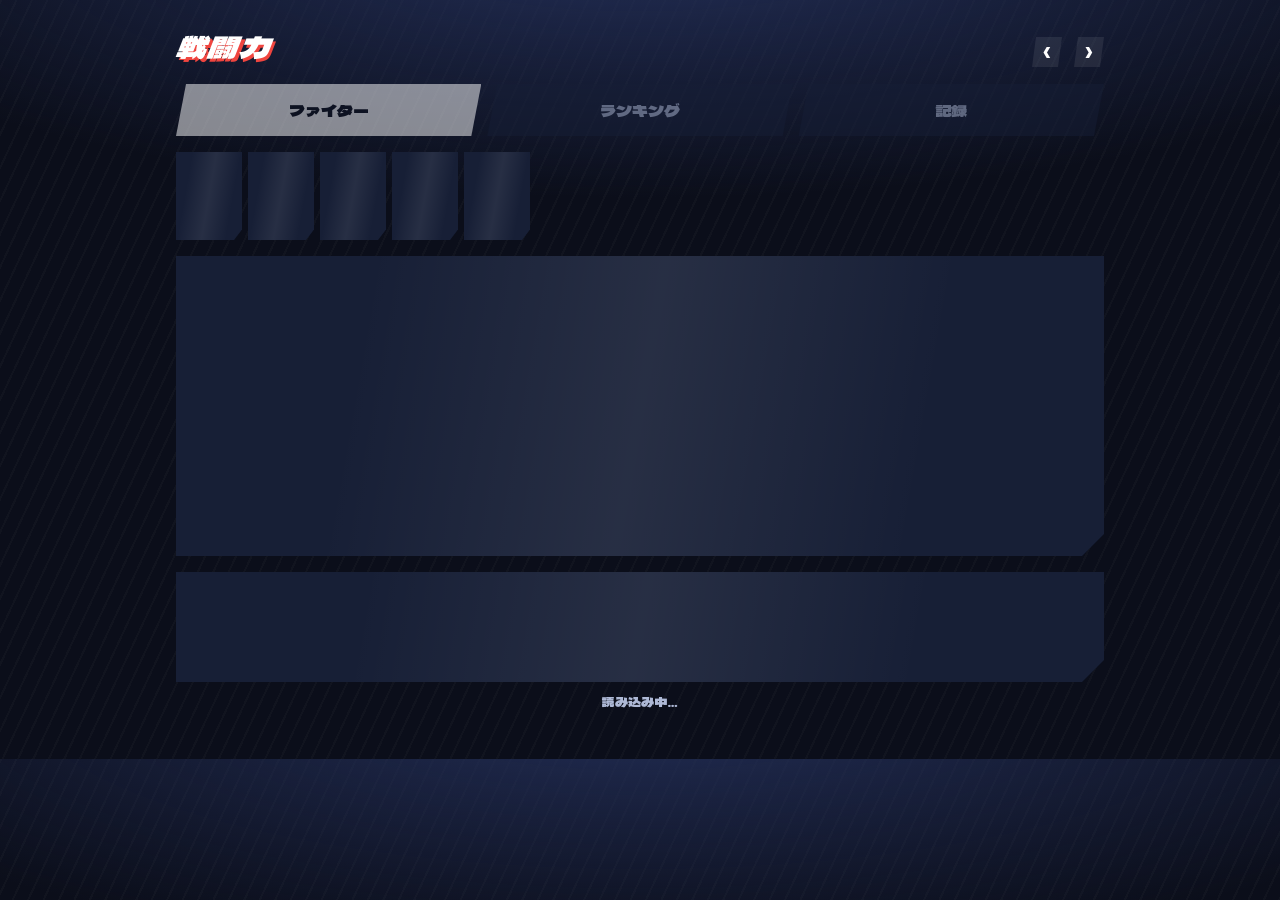
<file: power.html>
<!DOCTYPE html>
<html lang="ja">
<head>
<meta charset="UTF-8">
<meta name="viewport" content="width=device-width, initial-scale=1.0, viewport-fit=cover">
<title>戦闘力｜Sieg 業務ポータル</title>
<meta name="description" content="獲得報告から計算した今月の戦闘力とランキング。">
<meta name="theme-color" content="#0B0E1A">
<link rel="apple-touch-icon" href="icons/apple-touch-icon.png">
<link rel="icon" href="icons/icon-192.png" type="image/png">
<link rel="preconnect" href="https://fonts.googleapis.com">
<link rel="preconnect" href="https://fonts.gstatic.com" crossorigin>
<!-- Google（GAS）への接続を先に始めておく -->
<link rel="preconnect" href="https://script.google.com" crossorigin>
<link rel="preconnect" href="https://script.googleusercontent.com" crossorigin>
<!-- 数字・見出しの字（Dela Gothic One）だけ読む。本文は端末の字。待たずに画面を出す -->
<link rel="stylesheet" href="https://fonts.googleapis.com/css2?family=Dela+Gothic+One&display=swap" media="print" onload="this.media='all'"><noscript><link rel="stylesheet" href="https://fonts.googleapis.com/css2?family=Dela+Gothic+One&display=swap"></noscript>
<style>
/* 対戦アクションゲーム風。斜めに切ったパネル、プレイヤー色、太い斜体の数字。ゲーム画面としてあえて暗い一色（スマホの明暗設定によらない） */
:root{
  --bg:#0B0E1A;
  --bg2:#141A2E;
  --panel:#171F36;
  --line:#2A3556;
  --ink:#FFFFFF;
  --mute:#9AA6C4;
  --gold:#FFC93C;
  --p1:#F0453F; --p2:#3D7DF2; --p3:#DCE3F2; --p4:#35B866; --p5:#A66BFF; --p6:#FF8A3D; --p7:#29C4D8; --p8:#FF5FA2;
  --mnp:#FF7A45; --kotei:#3ED39A; --tan:#5BA4FF; --card:#FFC93C; --new:#B6F06A;
  /* 「‹ ポータル」ボタン（sieg-nav.js）をこの画面の色に合わせる */
  --sg-surface:#171F36; --sg-ink:#FFFFFF; --sg-hair:#2A3556; --sg-lift:none;
  --disp:"Dela Gothic One","Hiragino Kaku Gothic ProN","Hiragino Sans",sans-serif;
  --body:"Hiragino Kaku Gothic ProN","Hiragino Sans","Yu Gothic",Meiryo,system-ui,sans-serif;
  color-scheme:dark;
}
*{box-sizing:border-box}
body{margin:0;background:var(--bg);color:var(--ink);font-family:var(--body);overflow-x:hidden;
  background-image:radial-gradient(120% 60% at 50% -10%,#24305A 0%,transparent 60%),repeating-linear-gradient(115deg,rgba(255,255,255,.025) 0 2px,transparent 2px 14px)}
.wrap{max-width:480px;margin:0 auto;padding-block:12px 48px;
  padding-left:max(16px,env(safe-area-inset-left,0px));padding-right:max(16px,env(safe-area-inset-right,0px));
  display:flex;flex-direction:column;gap:16px}
button{font:inherit;color:inherit;background:none;border:0;cursor:pointer}
:focus-visible{outline:3px solid var(--gold);outline-offset:2px}
canvas.px{image-rendering:pixelated;image-rendering:crisp-edges;display:block}
.it{font-style:italic;display:inline-block;transform:skewX(-8deg)}

.note{font-size:11.5px;color:var(--mute);text-align:center}
.note b{color:var(--gold)}

/* 見出しの帯 */
.band{font-family:var(--disp);font-size:15px;letter-spacing:.06em;padding:6px 18px 6px 14px;align-self:flex-start;
  background:var(--ink);color:var(--bg);clip-path:polygon(0 0,100% 0,calc(100% - 12px) 100%,0 100%)}

/* タブ（選んでいるタブは白。金は報酬・達成だけに使う） */
.tabs{display:grid;grid-template-columns:1fr 1fr 1fr;gap:6px}
.tab{font-family:var(--disp);font-size:16px;padding:14px 0;color:var(--mute);background:var(--panel);
  clip-path:polygon(10px 0,100% 0,calc(100% - 10px) 100%,0 100%)}
.tab[aria-selected="true"]{background:#fff;color:var(--bg)}
.tab:disabled{opacity:.5;cursor:default}

/* ファイター選択 */
.roster{display:grid;grid-template-columns:repeat(4,1fr);gap:6px;padding-top:4px}
.roster .slot{aspect-ratio:1/1}
.roster .slot[aria-pressed="true"]{box-shadow:inset 0 0 0 3px #fff;filter:drop-shadow(0 0 8px rgba(255,255,255,.4))}
.roster-head{display:flex;justify-content:flex-end;margin-bottom:-8px}
.sortbtn{font-size:11.5px;font-weight:900;color:var(--mute);padding:4px 2px}
.sortbtn b{color:#fff}
.slot .one{position:absolute;right:4px;top:3px;font-family:var(--disp);font-size:11px;padding:0 6px;background:var(--gold);color:#1A1405;
  clip-path:polygon(4px 0,100% 0,calc(100% - 4px) 100%,0 100%)}
.slot{position:relative;aspect-ratio:3/4;max-width:100%;filter:brightness(.8) saturate(.85);background:linear-gradient(160deg,var(--c) 0%,#1B2236 100%);
  background:linear-gradient(160deg,var(--c) 0%,color-mix(in srgb,var(--c) 35%,var(--bg)) 100%);
  clip-path:polygon(0 0,100% 0,100% 88%,88% 100%,0 100%);display:flex;align-items:flex-end;justify-content:center;overflow:hidden;transition:opacity .15s,transform .15s}
.slot .fig{position:absolute;inset:16% 6% 20%;width:auto;height:auto}
.slot .tag{position:absolute;left:6px;top:4px;font-family:var(--disp);font-size:11px;color:var(--c-ink,#fff)}
.slot .nm{position:absolute;left:0;right:0;bottom:0;background:rgba(0,0,0,.55);font-family:var(--disp);font-size:12px;padding:3px 0 4px;text-align:center}
.slot[aria-pressed="true"]{filter:none;transform:translateY(-3px)}
.slot[aria-pressed="true"] .nm{background:#fff;color:var(--bg)}

/* ファイターパネル */
.fighter{position:relative;overflow:hidden;background:var(--panel);min-height:300px;
  clip-path:polygon(0 0,100% 0,100% calc(100% - 22px),calc(100% - 22px) 100%,0 100%)}
/* 選手色は左の斜めの帯だけ。文字を置く右側（.info は左から48%より右）には色がかからないので、
   黄色や水色の選手でも文字が読める */
.fighter .bgc{position:absolute;inset:0;background:#202940;background:color-mix(in srgb,var(--c) 22%,var(--bg))}
.fighter .bgc::before{content:"";position:absolute;inset:0;background:var(--c);clip-path:polygon(0 0,46% 0,34% 100%,0 100%)}
.fighter .lines{position:absolute;inset:0;width:100%;height:100%;opacity:.32}
.fighter .chara{position:absolute;left:0;bottom:0;width:50%;height:92%;display:flex;align-items:flex-end;justify-content:center;animation:idle 2.4s ease-in-out infinite}
.fig{display:flex;align-items:flex-end;justify-content:center;width:100%;height:100%;color:rgba(255,255,255,.22)}
.fig svg{width:72%;height:auto;max-height:100%}
.fig img{max-width:100%;max-height:100%;width:auto;height:auto;object-fit:contain;filter:drop-shadow(5px 5px 0 rgba(0,0,0,.35))}
@keyframes idle{50%{transform:translateY(-4px)}}
.fighter .info{position:relative;margin-left:48%;padding:16px 14px 18px 4px;display:flex;flex-direction:column;align-items:flex-start;gap:6px;min-height:300px}
.fighter .pl{font-family:var(--disp);font-size:13px;color:var(--c-ink,#fff);background:var(--c);padding:2px 12px 2px 10px;clip-path:polygon(0 0,100% 0,calc(100% - 6px) 100%,0 100%)}
.fighter .name{font-family:var(--disp);font-size:38px;line-height:1;letter-spacing:.02em;text-shadow:3px 3px 0 rgba(0,0,0,.35)}
.fighter .cls{font-size:12px;font-weight:900;color:var(--gold)}
.fighter .lvrow{display:flex;align-items:center;gap:10px}
.fighter .lv{font-family:var(--disp);font-size:16px}
.fighter .lv b{font-size:30px;margin-left:2px;font-weight:400}
.rank{font-family:var(--disp);font-size:20px;width:40px;height:40px;display:grid;place-items:center;color:#1A1405;background:var(--gold);
  clip-path:polygon(50% 0,100% 50%,50% 100%,0 50%)}
.rank.S{background:linear-gradient(135deg,#FFF0A8,#FFC93C 45%,#FF7A45 75%,#C69CFF);width:46px;height:46px;font-size:23px;
  filter:drop-shadow(0 0 0 #fff) drop-shadow(0 0 10px rgba(255,201,60,.65))}
.rank.A{background:linear-gradient(135deg,#FFE0A0,#FF8A3D)}
.rank.B{background:#D3DBEA} .rank.C{background:#C98A55}
.exp{display:grid;grid-template-columns:repeat(12,1fr);gap:3px;transform:skewX(-14deg);width:100%}
.exp i{height:9px;background:rgba(255,255,255,.18)}
.exp i.on{background:#fff}
.fighter .nx{font-size:11.5px;font-weight:700;color:#E6ECFA}
.power{margin-top:auto;display:flex;flex-direction:column;align-items:flex-start;gap:8px}
.power .lbl{font-size:11px;font-weight:900;letter-spacing:.2em;color:#E6ECFA}
.power .num{font-family:var(--disp);font-size:clamp(38px,13vw,56px);line-height:1;color:var(--rankc,#fff);font-variant-numeric:tabular-nums;
  -webkit-text-stroke:3px #fff;paint-order:stroke fill;text-shadow:5px 5px 0 rgba(0,0,0,.62),8px 8px 0 rgba(0,0,0,.22)}
.power .num.d5{font-size:clamp(30px,10.5vw,46px);-webkit-text-stroke:2px #fff}
.power .num.hit{animation:hit .35s steps(3)}
/* ファイターの右上：順位と月末の見込み */
.fighter .hud-top{position:absolute;right:10px;top:10px;display:flex;flex-direction:column;align-items:flex-end;gap:5px;z-index:2}
.fighter .posb{font-family:var(--disp);font-size:12px;background:#fff;color:var(--bg);padding:2px 10px;clip-path:polygon(5px 0,100% 0,calc(100% - 5px) 100%,0 100%)}
.fighter .posb b{font-size:19px;margin-right:2px;font-weight:400}
.fighter .pace{font-size:10.5px;font-weight:900;color:#E6ECFA;background:rgba(0,0,0,.42);padding:3px 8px;white-space:nowrap}
.fighter .pace b{font-family:var(--disp);font-weight:400;font-size:12.5px;margin:0 2px}
.fighter .pace[hidden],.fighter .posb[hidden]{display:none}
.fighter .info{padding-top:46px}
/* 月末ペースが出ている時は2段になるので、P1の札をその下へ */
.fighter.has-pace .info{padding-top:76px}
@keyframes hit{30%{transform:scale(1.15) skewX(-8deg);color:var(--gold)}}
.power .diff{display:inline-block;font-family:var(--disp);font-size:12.5px;padding:2px 12px;background:#fff;color:#08704A;clip-path:polygon(6px 0,100% 0,calc(100% - 6px) 100%,0 100%)}
.power .diff.down{color:#C33}

/* キャラを選ぶ */
.picker{display:grid;grid-template-columns:repeat(4,1fr);gap:8px}
@media (min-width:520px){.picker{grid-template-columns:repeat(6,1fr)}}
.pick{display:flex;flex-direction:column;align-items:center;gap:4px;padding:8px 2px 6px;background:var(--panel);
  clip-path:polygon(0 0,100% 0,100% calc(100% - 8px),calc(100% - 8px) 100%,0 100%);opacity:.7}
.pick .fig{height:52px}
.pick span{font-size:10.5px;font-weight:900;white-space:nowrap}
.pick[aria-pressed="true"]{opacity:1;background:var(--gold);color:#1A1405}


/* 次の目標 */
.goal{display:grid;grid-template-columns:1fr 1fr;gap:10px}
.goal[hidden]{display:none}
.gl{background:var(--panel);padding:12px 14px 13px;clip-path:polygon(0 0,100% 0,100% calc(100% - 12px),calc(100% - 12px) 100%,0 100%);display:flex;flex-direction:column;gap:6px;min-width:0}
.gl .t{font-size:11px;font-weight:900;color:var(--mute);letter-spacing:.06em}
.gl .v{font-family:var(--disp);font-size:24px;line-height:1.05}
.gl .v small{font-size:12px;margin-left:3px;color:var(--mute)}
.gl .v.top{color:var(--gold)}
.gl .s{font-size:11.5px;font-weight:700;color:#C9D2EA;line-height:1.5}
.gl .bar{height:7px;background:rgba(255,255,255,.12);transform:skewX(-14deg)}
.gl .bar i{display:block;height:100%;background:var(--gold)}
.stock{display:flex;flex-wrap:wrap;gap:4px;min-height:12px}
.stock i{width:10px;height:13px;display:block;background:#2A3556;transform:skewX(-14deg);
  clip-path:polygon(50% 0,100% 35%,100% 65%,50% 100%,0 65%,0 35%)}
.stock i.on{background:var(--gold);box-shadow:0 0 8px rgba(255,201,60,.7)}
.stock .more{font-family:var(--disp);font-size:11px;color:var(--mute);line-height:13px}

/* 今月の内訳（ポイントの積み上げ） */
.bd{background:var(--panel);padding:14px;clip-path:polygon(0 0,100% 0,100% calc(100% - 14px),calc(100% - 14px) 100%,0 100%);display:flex;flex-direction:column;gap:12px}
.stack{display:flex;height:22px;gap:2px;transform:skewX(-14deg)}
.stack i{display:block;height:100%;background:var(--c);min-width:4px;transform-origin:0 50%;animation:fill .7s cubic-bezier(.3,.7,.3,1) backwards}
.stack.empty{background:rgba(255,255,255,.08)}
@keyframes fill{from{transform:scaleX(0)}}
.legend{display:flex;flex-wrap:wrap;gap:4px 12px;font-size:11.5px;font-weight:700;color:#C9D2EA}
.legend span::before{content:"";display:inline-block;width:8px;height:8px;margin-right:5px;background:var(--c);transform:skewX(-14deg)}
.items{display:flex;flex-direction:column}
.item{display:grid;grid-template-columns:6px 1fr auto auto;gap:10px;align-items:center;padding:9px 0;border-top:1px solid var(--line)}
.item:first-child{border-top:0}
.item .dot{width:6px;height:22px;background:var(--c);transform:skewX(-14deg)}
.item .lb{font-weight:900;font-size:14.5px;min-width:0;overflow:hidden;text-overflow:ellipsis;white-space:nowrap}
.item .lb small{display:block;font-size:10.5px;color:var(--mute);font-weight:700}
.item .ct{font-family:var(--disp);font-size:13px;color:#C9D2EA;white-space:nowrap}
.item .pt{font-family:var(--disp);font-size:20px;min-width:4.2em;text-align:right;color:var(--c)}
.bd .empty-msg{font-size:13px;color:var(--mute);line-height:1.7;text-align:center;padding:10px 0}
.more-box summary{font-family:var(--disp);font-weight:400;font-size:14px}
.more-box .growth,.more-box .badges{margin-top:12px}
.more-box .growth{background:none;padding:0;clip-path:none}

/* 成長の記録 */
.growth{background:var(--panel);padding:14px;clip-path:polygon(0 0,100% 0,100% calc(100% - 14px),calc(100% - 14px) 100%,0 100%)}
.growth svg{display:block;width:100%;height:auto;overflow:visible}
.growth .grid{stroke:var(--line);stroke-width:1}
.growth .axis{fill:var(--mute);font-family:var(--body);font-size:10px;font-weight:700}
.growth .mon{fill:var(--mute);font-family:var(--disp);font-size:11px}
.growth .mon.now{fill:var(--gold)}
.growth .val{fill:var(--ink);font-family:var(--disp);font-size:11px}
.growth .best{fill:var(--gold);font-family:var(--disp);font-size:11px}
.growth .none{fill:var(--line);font-family:var(--disp);font-size:11px}
.growth .bar{fill:#4A5A86;transform-box:fill-box;transform-origin:50% 100%;animation:grow .6s cubic-bezier(.3,.7,.3,1) backwards}
.growth .bar.now{fill:var(--gold)}
@keyframes grow{from{transform:scaleY(0)}}
.gsum{display:grid;grid-template-columns:1fr 1fr;gap:8px;margin-top:12px}
.gsum div{background:var(--bg2);padding:8px 11px;clip-path:polygon(0 0,100% 0,calc(100% - 8px) 100%,0 100%)}
.gsum small{display:block;font-size:11px;color:var(--mute);font-weight:700}
.gsum b{font-family:var(--disp);font-weight:400;font-size:17px}
.gsum b.up{color:var(--kotei)} .gsum b.dn{color:var(--mnp)}

/* 称号（斜めのチップ）。レア度で色を変える：並＝銀、希＝青紫、激レア＝金の光、伝説＝虹の光 */
.badges{display:flex;flex-wrap:wrap;gap:8px}
.badge{font-family:var(--disp);font-size:13px;padding:7px 16px;background:#D3DBEA;color:#141A2E;white-space:nowrap;
  clip-path:polygon(8px 0,100% 0,calc(100% - 8px) 100%,0 100%)}
.badge[data-rar="rare"]{background:linear-gradient(100deg,#3D7DF2,#A66BFF);color:#fff}
.badge[data-rar="epic"]{background:linear-gradient(100deg,#FFC93C,#FF7A45 55%,#A66BFF);color:#1A1405;filter:drop-shadow(0 0 7px rgba(255,201,60,.55))}
.badge[data-rar="legend"]{background:linear-gradient(100deg,#FFF0A8,#FFC93C 25%,#FF7A45 50%,#FF5FA2 75%,#7FD6FF);color:#1A1405;
  filter:drop-shadow(0 0 9px rgba(255,201,60,.75));background-size:200% 100%;animation:shine 3.2s linear infinite}
@keyframes shine{to{background-position:200% 0}}
.badge.off{background:transparent;color:#8A97B8;box-shadow:inset 0 0 0 1.5px #3A4770;filter:none;animation:none;clip-path:none;border-radius:2px}
.badge.off small{font-family:var(--body);font-weight:900;font-size:10.5px;margin-left:6px;opacity:.9}
/* ファイター画面の称号の帯（横に流す） */
.tstrip-wrap{display:flex;flex-direction:column;gap:8px}
.tstrip-head{display:flex;align-items:center;justify-content:space-between}
.tstrip-head .t{font-size:11px;font-weight:900;color:var(--mute);letter-spacing:.08em}
.tstrip-head .t b{font-family:var(--disp);font-weight:400;color:#fff;font-size:14px;margin-left:4px}
.tstrip-head button{font-size:12px;font-weight:900;color:#fff}
.tstrip{display:flex;gap:8px;overflow-x:auto;scrollbar-width:none;padding-bottom:2px;margin-right:-16px;padding-right:16px}
.tstrip::-webkit-scrollbar{display:none}
.tstrip .badge{flex:none}
/* 記録タブ */
.stats{display:grid;grid-template-columns:1fr 1fr;gap:8px}
.stats div{background:var(--panel);padding:10px 12px;clip-path:polygon(0 0,100% 0,calc(100% - 8px) 100%,0 100%)}
.stats small{display:block;font-size:11px;color:var(--mute);font-weight:900}
.stats b{font-family:var(--disp);font-weight:400;font-size:22px}
.stats b small{display:inline;font-size:11px;margin-left:3px}
.tgroup{background:var(--panel);padding:12px 14px;clip-path:polygon(0 0,100% 0,100% calc(100% - 12px),calc(100% - 12px) 100%,0 100%)}
.tgroup h3{margin:0 0 6px;font-family:var(--disp);font-weight:400;font-size:13px;color:var(--mute)}
.trow{display:grid;grid-template-columns:auto 1fr auto;gap:4px 10px;align-items:center;padding:8px 0;border-top:1px solid var(--line)}
.trow:first-of-type{border-top:0}
.trow .badge{font-size:12px;padding:5px 13px}
.trow .cond{font-size:11.5px;color:#C9D2EA;font-weight:700;line-height:1.4}
.trow .who{font-size:10.5px;color:var(--mute);font-weight:700;white-space:nowrap;text-align:right}
.trow .tbar{grid-column:1 / -1;height:5px;background:rgba(255,255,255,.08);transform:skewX(-14deg)}
.trow .tbar i{display:block;height:100%;background:#7FD6FF}
.trophies{display:flex;flex-wrap:wrap;gap:8px}
.trophies .empty{font-size:12px;color:var(--mute)}
/* ランキング：自分が下のほうのときは、画面の下に自分の行を固定する */
.mebar{position:sticky;bottom:10px;z-index:5;background:#fff;color:var(--bg);display:flex;align-items:center;gap:10px;padding:9px 14px;
  font-weight:900;font-size:13px;clip-path:polygon(10px 0,100% 0,calc(100% - 10px) 100%,0 100%);box-shadow:0 6px 20px rgba(0,0,0,.4)}
.mebar[hidden]{display:none}
.mebar b{font-family:var(--disp);font-weight:400;font-size:18px}
.mebar .r{margin-left:auto;font-size:11.5px}
.share{font-family:var(--disp);font-size:14px;padding:12px 0;color:#fff;background:#26304D;
  clip-path:polygon(10px 0,100% 0,calc(100% - 10px) 100%,0 100%)}
.share[hidden]{display:none}
.share-msg{min-height:0;margin-top:-8px}
.sr{position:absolute;width:1px;height:1px;overflow:hidden;clip:rect(0 0 0 0);white-space:nowrap}
.skel-msg{font-family:var(--disp);font-size:13px;color:var(--mute);text-align:center;margin-top:-6px}

details{font-size:12.5px;color:var(--mute);background:var(--panel);padding:12px 14px}
details summary{cursor:pointer;font-weight:900;color:var(--ink);list-style:none}
details summary::-webkit-details-marker{display:none}
details summary::before{content:"＋ ";color:var(--gold)}
details[open] summary::before{content:"－ "}
.formula{display:grid;grid-template-columns:1fr auto;gap:6px 12px;margin-top:10px}
.formula span:nth-of-type(even){text-align:right;color:var(--ink);font-family:var(--disp)}
details p{margin:10px 0 0;line-height:1.7}

.go{display:block;text-align:center;text-decoration:none;font-family:var(--disp);font-size:17px;padding:14px 0;background:var(--gold);color:#1A1405;
  clip-path:polygon(14px 0,100% 0,calc(100% - 14px) 100%,0 100%)}
.go:active{transform:scale(.98)}
.title-row{display:flex;align-items:baseline;justify-content:space-between;gap:10px;margin-top:-4px}
.title-row h1{margin:0;font-family:var(--disp);font-weight:400;font-size:30px;letter-spacing:.04em;text-shadow:3px 3px 0 var(--p1)}
.title-row .month{font-family:var(--disp);font-size:14px;color:var(--gold)}
.col{display:flex;flex-direction:column;gap:16px}
.state{font-family:var(--disp);font-size:15px;color:var(--mute);text-align:center;padding:48px 0;line-height:1.7}
.state[hidden],#picker-box[hidden]{display:none}

.note.left{text-align:left;margin:0;min-height:1.2em}
.formula .fh{grid-column:auto;color:var(--gold);font-family:var(--disp);font-weight:400;margin-top:6px}

/* ランキング */
.champ{position:relative;overflow:hidden;background:linear-gradient(115deg,var(--c) 0 55%,#202940 55%);
  background:linear-gradient(115deg,var(--c) 0 55%,color-mix(in srgb,var(--c) 28%,var(--bg)) 55%);color:var(--c-ink,#fff);
  padding:16px 16px 14px;min-height:156px;clip-path:polygon(0 0,100% 0,100% calc(100% - 18px),calc(100% - 18px) 100%,0 100%)}
.champ .fig{position:absolute;right:2%;bottom:0;width:42%;height:100%;animation:idle 2.4s ease-in-out infinite}
.champ .w{font-family:var(--disp);font-size:13px;background:var(--bg);color:#fff;display:inline-block;padding:2px 12px 2px 10px;clip-path:polygon(0 0,100% 0,calc(100% - 6px) 100%,0 100%)}
.champ .n{font-family:var(--disp);font-size:40px;line-height:1.1;margin-top:8px;text-shadow:3px 3px 0 rgba(0,0,0,.25)}
.champ .p{font-family:var(--disp);font-size:22px;margin-top:2px}
.hud{display:grid;grid-template-columns:1fr 1fr;gap:10px}
.hp{position:relative;background:var(--panel);padding:10px 10px 10px 12px;display:grid;grid-template-columns:auto 1fr;gap:8px;align-items:center;
  border-left:6px solid var(--c);clip-path:polygon(0 0,100% 0,100% calc(100% - 12px),calc(100% - 12px) 100%,0 100%)}
.hp.me{background:#26304D;background:color-mix(in srgb,var(--c) 22%,var(--panel))}
.hp .fig{width:40px;height:48px}
.hp .pl{font-family:var(--disp);font-size:11px;color:var(--c)}
.hp .nm{font-family:var(--disp);font-size:15px;line-height:1.2;padding-right:2.6em;overflow-wrap:anywhere}
.hp .pw{font-family:var(--disp);font-size:24px;line-height:1.05;text-shadow:2px 2px 0 var(--c)}
.hp .pos{position:absolute;right:10px;top:6px;font-family:var(--disp);font-size:16px;color:var(--mute)}
.hp .pos.first{color:var(--gold)}
.hp .sub{font-size:10.5px;color:var(--mute);font-weight:700}
.hp{animation:pop .45s cubic-bezier(.2,.9,.2,1) backwards}
@keyframes pop{from{opacity:0;transform:translateY(14px) scale(.94)}}
.hp .gauge{grid-column:1 / -1;height:5px;background:rgba(255,255,255,.08);transform:skewX(-14deg)}
.hp .gauge i{display:block;height:100%;width:var(--w,0);background:var(--c);transform-origin:0 50%;animation:fill .7s cubic-bezier(.3,.7,.3,1) .3s backwards}
.hp.me{box-shadow:inset 0 0 0 2px var(--gold)}
.hp .you{font-family:var(--disp);font-size:10px;background:var(--gold);color:#1A1405;padding:0 5px;margin-left:6px;vertical-align:2px}
.rise{background:var(--panel);padding:10px 14px;display:flex;align-items:center;gap:10px;flex-wrap:wrap;
  clip-path:polygon(0 0,100% 0,calc(100% - 10px) 100%,0 100%)}
.rise[hidden]{display:none}
.rise .t{font-size:11px;font-weight:900;color:var(--kotei);letter-spacing:.06em}
.rise .n{font-family:var(--disp);font-size:17px}
.rise .v{font-family:var(--disp);font-size:15px;color:var(--kotei);margin-left:auto}
.fxset{display:flex;align-items:center;gap:8px;margin-top:12px;color:var(--ink);font-weight:700;font-size:13px}
.fxset input{width:20px;height:20px;accent-color:var(--gold)}
.kings{display:grid;grid-template-columns:1fr 1fr;gap:10px}
.kings .king:last-child:nth-child(odd){grid-column:1 / -1}
.king{background:var(--panel);padding:10px 14px 10px 12px;display:grid;grid-template-columns:auto 1fr;gap:10px;align-items:center;
  clip-path:polygon(0 0,100% 0,calc(100% - 10px) 100%,0 100%)}
.king canvas{width:26px;height:26px}
.king .t{font-size:11px;color:var(--mute);font-weight:900}
.king .n{font-family:var(--disp);font-size:16px}
.king .n span{color:var(--c);font-size:13px;margin-left:4px}

/* 演出 */
.burst{position:fixed;inset:0;z-index:20;display:grid;place-items:center;pointer-events:none;padding:20px}
.burst .txt{font-family:var(--disp);font-size:min(16vw,76px);color:#fff;text-shadow:5px 5px 0 var(--gold),9px 9px 0 rgba(0,0,0,.45);
  animation:slam 1.6s cubic-bezier(.2,.9,.2,1) forwards;text-align:center;line-height:1.05}
.burst .txt small{display:block;font-size:.34em;margin-top:6px;text-shadow:3px 3px 0 var(--gold)}
@keyframes slam{0%{transform:skewX(-10deg) scale(2.4);opacity:0}12%{transform:skewX(-10deg) scale(1);opacity:1}80%{opacity:1;transform:skewX(-10deg) scale(1)}100%{transform:skewX(-10deg) scale(1.05) translateY(-10px);opacity:0}}
.shake{animation:shake .4s steps(4)}
@keyframes shake{25%{transform:translate(4px,-3px)}50%{transform:translate(-4px,2px)}75%{transform:translate(3px,3px)}}
#fx{position:fixed;inset:0;width:100%;height:100%;z-index:19;pointer-events:none}

.view[hidden],.burst[hidden]{display:none}

/* 読み込み中の骨組み（データが来るまで、何が出るかの形だけ見せる） */
.skel-wrap{display:flex;flex-direction:column;gap:16px}
.skel-wrap[hidden]{display:none}
.skel{background:var(--panel);position:relative;overflow:hidden;
  clip-path:polygon(0 0,100% 0,100% calc(100% - 22px),calc(100% - 22px) 100%,0 100%)}
.skel::after{content:"";position:absolute;inset:0;background:linear-gradient(100deg,transparent 20%,rgba(255,255,255,.07) 50%,transparent 80%);
  animation:sweep 1.1s linear infinite}
@keyframes sweep{from{transform:translateX(-100%)}to{transform:translateX(100%)}}
.skel-row{display:flex;gap:6px}
.skel-row .skel{flex:0 0 66px;height:88px;clip-path:polygon(0 0,100% 0,100% 88%,88% 100%,0 100%)}
.stale{font-size:11.5px;color:var(--mute);text-align:right;margin-top:-8px}
.stale[hidden]{display:none}

/* パソコン・タブレット：2列にして、ランキングは4人ずつ並べる */
@media (min-width:760px){
  .wrap{max-width:960px}
  #view-status .col{display:grid;grid-template-columns:1fr 1fr;gap:16px;align-items:start}
  #view-status .col > *{grid-column:1 / -1}
  #view-status .col > .fighter{grid-column:1;grid-row:3 / span 4}
  #view-status .col > .tstrip-wrap,#view-status .col > .goal,#view-status .col > .bd-band,#view-status .col > .bd{grid-column:2}
  .tstrip{margin-right:0;padding-right:0;flex-wrap:wrap}
  .roster{grid-template-columns:repeat(8,1fr)}
  .hud{grid-template-columns:repeat(4,1fr)}
  .kings{grid-template-columns:repeat(5,1fr)}
  .kings .king:last-child:nth-child(odd){grid-column:auto}
  #view-log .col{display:grid;grid-template-columns:1fr 1fr;gap:16px;align-items:start}
  #view-log .col > .wide{grid-column:1 / -1}
}
/* ═══ 読みやすさ：小さすぎた文字（9〜10.5px）を大きく、弱い文字を少し明るく ═══ */
:root{--mute:#AEB9D6}
.fighter .pace{font-size:11.5px}
.fighter .nx{font-size:12.5px}
.power .lbl{font-size:12px}
.pick span{font-size:11.5px}
.item .lb small{font-size:11.5px}
.badge.off small{font-size:11.5px}
.gl .t{font-size:12px}
.gl .s{font-size:12.5px}
.trow .cond{font-size:12.5px}
.trow .who{font-size:11.5px}
.hp .sub{font-size:12px;color:#C9D2EA}
.hp .you{font-size:11px}

/* ═══ ランキング：まだ獲得のない人は、大きいカードにせず1行にまとめる ═══ */
.zeros{grid-column:1 / -1;background:var(--panel);padding:10px 14px;display:flex;flex-wrap:wrap;align-items:center;gap:6px 8px;
  clip-path:polygon(0 0,100% 0,100% calc(100% - 10px),calc(100% - 10px) 100%,0 100%)}
.zeros .t{font-size:12px;font-weight:900;color:var(--mute);margin-right:4px}
.zeros .z{font-family:var(--disp);font-size:13px;padding:3px 10px;background:rgba(255,255,255,.07);border-left:3px solid var(--c)}
.zeros .z.me{background:var(--gold);color:#1A1405}

/* ═══ 記録：次に取れそうな称号＋区分ごとに折りたたみ ═══ */
.tnext{background:var(--panel);padding:12px 14px;clip-path:polygon(0 0,100% 0,100% calc(100% - 12px),calc(100% - 12px) 100%,0 100%)}
.tnext h3{margin:0 0 6px;font-family:var(--disp);font-weight:400;font-size:13px;color:var(--gold)}
details.tgroup > summary{list-style:none;cursor:pointer;display:flex;justify-content:space-between;align-items:center;text-align:left;font-family:var(--disp);font-weight:400;font-size:13px;color:var(--mute);padding:2px 0}
details.tgroup > summary::-webkit-details-marker{display:none}
details.tgroup > summary b{font-weight:400;color:#fff;margin-left:8px}
details.tgroup > summary::before{content:none}
details.tgroup > summary::after{content:"＋";color:var(--gold)}
details.tgroup[open] > summary::after{content:"－"}
details.tgroup[open] > summary{margin-bottom:6px}

/* ═══ 前の月を見る（‹ 2026年10月 ›） ═══ */
.mnav{display:inline-flex;align-items:center;gap:6px}
.mnav button{width:30px;height:30px;border:0;background:rgba(255,255,255,.08);color:#fff;font-family:var(--disp);font-size:16px;line-height:1;cursor:pointer;
  clip-path:polygon(4px 0,100% 0,calc(100% - 4px) 100%,0 100%)}
.mnav button:disabled{opacity:.25;cursor:default}
.past-note{font-size:12px;font-weight:900;color:#1A1405;background:var(--gold);padding:4px 12px;align-self:flex-start;clip-path:polygon(5px 0,100% 0,calc(100% - 5px) 100%,0 100%)}
.past-note[hidden]{display:none}

/* ═══ パソコン：成長のグラフが横いっぱいに広がって大きくなりすぎないように ═══ */
@media (min-width:900px){ #growth svg{display:block;width:100%;height:240px} }

/* ═══ スマホ：キャラ選びは横にスクロールする1段（自分のカードを上に） ═══ */
@media (max-width:560px){
  .roster{display:flex;gap:6px;overflow-x:auto;scroll-snap-type:x proximity;padding-bottom:4px;margin:0 -2px;scrollbar-width:none}
  .roster::-webkit-scrollbar{display:none}
  .roster .slot{flex:0 0 76px;aspect-ratio:3/4;scroll-snap-align:start}
}
@media (prefers-reduced-motion:reduce){*{transition:none!important;animation:none!important}}
  /* 読み込めなかったとき（ほかのツールと同じ形。このページは暗い配色なので色だけ別） */
  .sg-err { max-width: 420px; margin: 10px auto; padding: 14px 16px; border-radius: 12px; background: rgba(240,123,111,.12); border: 1px solid rgba(240,123,111,.35);
    color: #D5DDE8; font-size: 14px; line-height: 1.6; text-align: left; }
  .sg-err > b { display: block; color: #FF9A8F; font-weight: 900; font-size: 15px; margin-bottom: 2px; }
  .sg-err details { margin-top: 8px; font-size: 12px; color: #9AA6B5; }
  .sg-err button { display: block; margin-top: 12px; min-height: 42px; padding: 0 20px; border: 0; border-radius: 10px; background: #E9EEF4; color: #0C1015; font: 800 14px/1 inherit; cursor: pointer; }
</style>
</head>
<body>
<div class="wrap" id="wrap">
  <div data-sieg-back></div>

  <div class="title-row">
    <h1 class="it">戦闘力</h1>
    <span class="mnav"><button type="button" id="m-prev" aria-label="前の月">‹</button><span class="month" id="month-label"></span><button type="button" id="m-next" aria-label="次の月">›</button></span>
  </div>

  <div class="tabs" role="tablist" aria-label="表示の切り替え">
    <button class="tab" id="tab-status" role="tab" aria-selected="true" aria-controls="view-status" disabled>ファイター</button>
    <button class="tab" id="tab-rank" role="tab" aria-selected="false" aria-controls="view-rank" tabindex="-1" disabled>ランキング</button>
    <button class="tab" id="tab-log" role="tab" aria-selected="false" aria-controls="view-log" tabindex="-1" disabled>記録</button>
  </div>
  <div class="stale" id="stale" hidden>前回の表示です・更新中…</div>
  <div class="past-note" id="past-note" hidden></div>

  <div class="skel-wrap" id="skel" aria-hidden="true">
    <div class="skel-row"><i class="skel"></i><i class="skel"></i><i class="skel"></i><i class="skel"></i><i class="skel"></i></div>
    <div class="skel" style="height:300px"></div>
    <div class="skel" style="height:110px"></div>
    <div class="skel-msg">読み込み中…</div>
  </div>
  <div class="sr" id="live" role="status" aria-live="polite"></div>
  <div class="state" id="state" hidden></div>

  <section class="view" id="view-status" role="tabpanel" aria-labelledby="tab-status" hidden>
    <div class="col">
      <div class="roster-head"><button type="button" class="sortbtn" id="sort"></button></div>
      <div class="roster" id="roster" aria-label="見る人を選ぶ"></div>

      <div class="fighter" id="fighter">
        <div class="bgc"></div>
        <canvas class="lines" id="lines" aria-hidden="true"></canvas>
        <div class="hud-top"><span class="posb" id="posb"></span><span class="pace" id="pace" hidden></span></div>
        <div class="chara" id="chara"></div>
        <div class="info">
          <span class="pl" id="pl"></span>
          <div class="name it" id="name"></div>
          <div class="cls" id="cls"></div>
          <div class="lvrow"><div class="lv it">LV<b id="lv"></b></div><div class="rank" id="rank"></div></div>
          <div class="exp" id="exp"></div>
          <div class="nx" id="nx"></div>
          <div class="power">
            <div class="lbl" id="power-lbl">今月の戦闘力</div>
            <div class="num it" id="power">0</div>
            <span class="diff" id="diff"></span>
          </div>
        </div>
      </div>

      <div class="tstrip-wrap">
        <div class="tstrip-head"><span class="t">称号<b id="tcount"></b></span><button type="button" id="to-log">すべて見る ›</button></div>
        <div class="tstrip" id="tstrip"></div>
      </div>

      <div class="goal" id="goal"></div>

      <span class="band bd-band" id="bd-band">今月の内訳</span>
      <div class="bd" id="bd"></div>

      <details class="more-box" id="picker-box">
        <summary>キャラを変える</summary>
        <div class="picker" id="picker" aria-label="キャラを選ぶ" style="margin-top:12px"></div>
        <p class="note left" id="picker-msg"></p>
      </details>

      <button type="button" class="share" id="share" hidden>今月の戦闘力をシェア</button>
      <p class="note share-msg" id="share-msg"></p>
      <a class="go" id="go-gain" href="gain.html">獲得報告を送る</a>
    </div>
  </section>

  <section class="view" id="view-rank" role="tabpanel" aria-labelledby="tab-rank" hidden>
    <div class="col">
      <div class="champ" id="champ"></div>
      <div class="rise" id="rise" hidden></div>
      <span class="band" id="rank-band">今月の順位</span>
      <div class="hud" id="hud"></div>
      <span class="band">部門賞</span>
      <div class="kings" id="kings"></div>
      <div class="note">順位は毎月1日にリセットされます（同点は同じ順位）。称号とレベルは消えません。</div>
      <div class="mebar" id="mebar" hidden></div>
    </div>
  </section>

  <section class="view" id="view-log" role="tabpanel" aria-labelledby="tab-log" hidden>
    <div class="col">
      <span class="band wide" id="log-band">記録</span>
      <div class="stats wide" id="stats"></div>
      <div class="tgroup wide"><h3>月間チャンピオン</h3><div class="trophies" id="trophies"></div></div>
      <div id="titles" class="col wide"></div>
      <div class="growth wide"><div id="growth"></div><div class="gsum" id="gsum"></div></div>
      <details class="more-box wide">
        <summary>設定</summary>
        <label class="fxset"><input type="checkbox" id="fx-off"> 演出（大きな文字・紙吹雪）を出さない</label>
      </details>
      <details class="wide">
        <summary>戦闘力・レベル・称号のしくみ</summary>
        <p id="formula-note"></p>
        <div class="formula" id="formula"></div>
      </details>
    </div>
  </section>
</div>

<canvas id="fx" aria-hidden="true"></canvas>
<div class="burst" id="burst" hidden><div class="txt" id="bursttxt"></div></div>

<script src="gas-client.js"></script>
<script src="sieg-nav.js"></script>
<script src="sieg-roster.js"></script>
<script src="sieg-products.js"></script>
<script>
(function(){
  'use strict';
  // 動きを減らす設定は、開いたあとに変えても追いかける
  var MQ = matchMedia('(prefers-reduced-motion: reduce)');
  function reduced(){ return MQ.matches; }
  var R = window.SiegRoster, PR = window.SiegProducts;
  function $(id){ return document.getElementById(id); }
  function esc(s){ return String(s).replace(/[&<>"']/g, function(c){ return { '&':'&amp;','<':'&lt;','>':'&gt;','"':'&quot;',"'":'&#39;' }[c]; }); }
  function fmt(n){ return Number(n).toLocaleString('ja-JP'); }
  function load(k){ try { var s = localStorage.getItem(k); return s ? JSON.parse(s) : null; } catch(e){ return null; } }
  function store(k, v){ try { localStorage.setItem(k, JSON.stringify(v)); } catch(e){} }

  if (!R || !PR) { $('state').textContent = '読み込みに失敗しました。電波のよいところで再読み込みしてください。'; return; }

  /* ── キャラの枠（12体）──
     画像は fighters/ フォルダに 01.png 〜 12.png の名前で置く（背景が透明な PNG がきれい）。
     画面では軽い版（01.webp 〜。長い辺 640px）を使い、無い番号だけ PNG を読む（README に作り方）。
     名前を付けたいときは、下の NAMES を書き換える。画像が無い枠はシルエットと「？」を出す。 */
  var NAMES = ['キャラ1','キャラ2','キャラ3','キャラ4','キャラ5','キャラ6','キャラ7','キャラ8','キャラ9','キャラ10','キャラ11','キャラ12'];
  var FIGHTERS = NAMES.map(function(n, i){ var no = (i < 9 ? '0' : '') + (i + 1); return { id: no, name: n, img: 'fighters/' + no + '.webp', png: 'fighters/' + no + '.png' }; });
  function fighterOf(id){ for (var i = 0; i < FIGHTERS.length; i++) if (FIGHTERS[i].id === id) return FIGHTERS[i]; return FIGHTERS[0]; }
  var SIL = '<svg viewBox="0 0 100 120" aria-hidden="true"><g fill="currentColor">' +
    '<circle cx="50" cy="30" r="17"/><path d="M22 112c0-30 10-50 28-50s28 20 28 50z"/></g>' +
    '<text x="50" y="38" text-anchor="middle" font-size="22" font-family="Dela Gothic One, sans-serif" fill="var(--bg)">?</text></svg>';
  var imgOk = {};   // 一度読めなかった画像は、何度も取りに行かない
  function figEl(id){
    var f = fighterOf(id), box = document.createElement('span');
    box.className = 'fig'; box.innerHTML = SIL;
    if (imgOk[f.id] === false) return box;
    var img = new Image(); img.alt = f.name; img.decoding = 'async';
    img.onload = function(){ imgOk[f.id] = true; box.innerHTML = ''; box.appendChild(img); };
    // 軽い版（.webp）が無ければ PNG、それも無ければシルエットのまま
    img.onerror = function(){ if (img.src.indexOf('.webp') >= 0) { img.src = f.png; return; } imgOk[f.id] = false; };
    img.src = f.img;
    return box;
  }

  /* ── ドット絵の小さいアイコン（区分ごと）── */
  var PX = {
    'MNP':  { map:['......kk','.....kwk','....kwk.','.k.kwk..','..kwk...','..kgk...','.kgkk...','kk......'], pal:{k:'#1B1424',w:'#FFFFFF',g:'#FFC93C'} },
    '固定': { map:['.kkkkkk.','kggggggk','kgccccgk','kgcwwcgk','kgccccgk','.kgccgk.','..kggk..','...kk...'], pal:{k:'#1B1424',g:'#FFC93C',c:'#3ED39A',w:'#FFFFFF'} },
    '端末': { map:['.kkkkkk.','.kbbbbk.','.kbwwbk.','.kbbbbk.','.kbbbbk.','.kbbbbk.','.kkwwkk.','.kkkkkk.'], pal:{k:'#1B1424',b:'#5BA4FF',w:'#FFFFFF'} },
    'カード':{ map:['........','kkkkkkkk','kggggggk','kkkkkkkk','kggggggk','kgwwgggk','kggggggk','kkkkkkkk'], pal:{k:'#1B1424',g:'#FFC93C',w:'#FFFFFF'} },
    '新規': { map:['...kk...','...kk...','..kyyk..','kkkyykkk','.kyyyyk.','..kyyk..','.kyk.kyk','.kk...kk'], pal:{k:'#1B1424',y:'#B6F06A'} }
  };
  function drawPx(cv, cat){
    var d = PX[cat] || PX['新規'], h = d.map.length, w = d.map[0].length, c = cv.getContext('2d');
    cv.width = w; cv.height = h; c.clearRect(0, 0, w, h);
    for (var y = 0; y < h; y++) for (var x = 0; x < w; x++) { var col = d.pal[d.map[y][x]]; if (col) { c.fillStyle = col; c.fillRect(x, y, 1, 1); } }
    return cv;
  }
  var CAT_COL = { 'MNP':'--mnp', '固定':'--kotei', '端末':'--tan', 'カード':'--card', '新規':'--new' };

  /* ── 数字の組み立て ── */
  // 選手色と、その色の上に置く文字の色（黄色・水色・橙は明るいので暗い文字）
  var COLS = [['--p1','#fff'], ['--p2','#fff'], ['--p3','#1A1405'], ['--p4','#fff'],
              ['--p5','#fff'], ['--p6','#1A1405'], ['--p7','#1A1405'], ['--p8','#fff']];
  function paint(el, p){ el.style.setProperty('--c', 'var(' + p.col + ')'); el.style.setProperty('--c-ink', p.ink); }
  var PEOPLE = R.forTool('power');
  var urlName = new URLSearchParams(location.search).get('staff') || '';
  var ME = PEOPLE.indexOf(urlName) >= 0 ? urlName : SiegNav.staff(PEOPLE);
  var P = [], MONTHS = [], CUR = '', cur = 0;
  // 見る月：ふだんは今月。‹ › で前の月へ（アドレスの &ym=2026-10 に残す）。NOWM は今月
  var NOWM = '', VIEW = (function(){ var q = new URLSearchParams(location.search).get('ym'); return /^\d{4}-\d{2}$/.test(q || '') ? q : ''; })();
  function isNowM(){ return CUR === NOWM; }
  function mw(){ return isNowM() ? '今月' : mlabel(CUR); }

  // to から数えて n か月（古い順）
  function lastMonths(to, n){
    var out = [], y = +to.slice(0, 4), m = +to.slice(5, 7);
    for (var i = 0; i < n; i++) { out.unshift(y + '-' + (m < 10 ? '0' : '') + m); m--; if (m < 1) { m = 12; y--; } }
    return out;
  }
  function prevMonth(k){ return lastMonths(k, 2)[0]; }
  var ALL_FROM = '2026-01';   // 獲得報告を始める前の月。ここから全部読んで、称号とレベル（消えないもの）を数える
  function build(data){
    NOWM = data.month;
    CUR = VIEW && VIEW < NOWM && VIEW >= ALL_FROM ? VIEW : NOWM;
    MONTHS = lastMonths(CUR, 6);
    var byPM = {}, monthsSeen = {};   // 名前 → 月 → [{carrier,label,count}]
    (data.rows || []).forEach(function(r){
      if (PEOPLE.indexOf(r[1]) < 0) return;
      var pm = byPM[r[1]] = byPM[r[1]] || {};
      (pm[r[0]] = pm[r[0]] || []).push({ carrier: r[2], label: r[3], count: Number(r[4]) || 0 });
      monthsSeen[r[0]] = true;
    });
    var fighters = data.fighters || {};
    P = PEOPLE.map(function(name, i){
      var months = byPM[name] || {};
      var now = PR.score(months[CUR]);
      var prevKey = prevMonth(CUR);
      var hist = MONTHS.map(function(m){ return months[m] ? PR.score(months[m]).power : null; });
      // これまで全部（消えない記録）：区分ごとの件数・合計・戦闘力の合計・いちばん高かった月
      var all = {}, allTotal = 0, allPw = 0, best = 0, mp = {};
      PR.CATS.forEach(function(c){ all[c] = 0; });
      Object.keys(months).forEach(function(m){
        var sc = PR.score(months[m]);
        PR.CATS.forEach(function(c){ all[c] += sc.cats[c] || 0; });
        allTotal += sc.total; allPw += sc.power; mp[m] = sc.power;
        if (sc.power > best) best = sc.power;
      });
      // 続けて報告した月の数（今月か先月から、さかのぼって途切れるまで）
      var streak = 0, k = mp[CUR] ? CUR : prevKey;
      while (mp[k] > 0) { streak++; k = prevMonth(k); }
      // 今月の商品ごとの件数と点数（点数の多い順）
      var items = {};
      (months[CUR] || []).forEach(function(x){
        var it = PR.find(x.carrier, x.label); if (!it || !x.count) return;
        var key = x.carrier + '\t' + x.label;
        items[key] = items[key] || { carrier:x.carrier, label:x.label, cat:it.cat, pt:it.pt, count:0 };
        items[key].count += x.count;
      });
      items = Object.keys(items).map(function(key){ return items[key]; })
        .sort(function(a, b){ return b.pt * b.count - a.pt * a.count || b.count - a.count; });
      var ch = fighters[name] && fighterOf(fighters[name]).id === fighters[name] ? fighters[name] : FIGHTERS[i % FIGHTERS.length].id;
      return { name:name, i:i, pl:'P' + (i + 1), col:COLS[i % COLS.length][0], ink:COLS[i % COLS.length][1], char:ch, pw:now.power, cats:now.cats, total:now.total,
        last: months[prevKey] ? PR.score(months[prevKey]).power : 0, hist:hist, items:items,
        all:all, allTotal:allTotal, allPw:allPw + 0, best:best, streak:streak, mp:mp, champs:[] };
    });
    // 月間チャンピオン（終わった月の1位。同点はみんな）
    Object.keys(monthsSeen).filter(function(m){ return m < CUR; }).sort().forEach(function(m){
      var top = Math.max.apply(null, P.map(function(p){ return p.mp[m] || 0; }));
      if (top > 0) P.forEach(function(p){ if ((p.mp[m] || 0) === top) p.champs.push(m); });
    });
    P.forEach(function(p){ p.titles = titlesOf(p); });
    // その称号を持っている人の数（レア度の実感）
    HAVE = {};
    P.forEach(function(p){ p.titles.forEach(function(t){ if (t.have) HAVE[t.id] = (HAVE[t.id] || 0) + 1; }); });
    cur = Math.max(0, PEOPLE.indexOf(ME));
  }

  /* ── 称号（消えない記録）──
     区分ごとの累計件数・続けて報告した月・いちばん高かった月の戦闘力で決まる。
     rar：common 並・rare 希・epic 激レア・legend 伝説。増やすときはここに足す */
  var HAVE = {};
  var TITLES = [
    { g:'MNP', id:'mnp1',  name:'MNP初陣',      rar:'common', cat:'MNP', n:1 },
    { g:'MNP', id:'mnp10', name:'MNPの狩人',    rar:'rare',   cat:'MNP', n:10 },
    { g:'MNP', id:'mnp30', name:'MNPの鬼',      rar:'epic',   cat:'MNP', n:30 },
    { g:'MNP', id:'mnp60', name:'MNP無双',      rar:'legend', cat:'MNP', n:60 },
    { g:'固定', id:'kt1',  name:'光の入口',     rar:'common', cat:'固定', n:1 },
    { g:'固定', id:'kt10', name:'回線職人',     rar:'rare',   cat:'固定', n:10 },
    { g:'固定', id:'kt30', name:'回線の支配者', rar:'epic',   cat:'固定', n:30 },
    { g:'端末・カード・新規', id:'tan1',  name:'端末デビュー',   rar:'common', cat:'端末', n:1 },
    { g:'端末・カード・新規', id:'tan15', name:'端末コレクター', rar:'rare',   cat:'端末', n:15 },
    { g:'端末・カード・新規', id:'cd1',   name:'カードデビュー', rar:'common', cat:'カード', n:1 },
    { g:'端末・カード・新規', id:'cd10',  name:'プラチナの民',   rar:'rare',   cat:'カード', n:10 },
    { g:'端末・カード・新規', id:'nw1',   name:'新規デビュー',   rar:'common', cat:'新規', n:1 },
    { g:'端末・カード・新規', id:'nw10',  name:'開拓者',         rar:'rare',   cat:'新規', n:10 },
    { g:'つみあげ', id:'all5',   name:'五刀流',         rar:'epic',   five:true },
    { g:'つみあげ', id:'tot100', name:'百戦錬磨',       rar:'epic',   total:100 },
    { g:'つみあげ', id:'st3',    name:'3か月連続出場',  rar:'rare',   streak:3 },
    { g:'つみあげ', id:'st6',    name:'半年皆勤',       rar:'epic',   streak:6 },
    { g:'つみあげ', id:'pw2000', name:'戦闘力 2,000',   rar:'rare',   best:2000 },
    { g:'つみあげ', id:'pw5000', name:'戦闘力 5,000',   rar:'legend', best:5000 }
  ];
  var RAR = { common:'並', rare:'希', epic:'激レア', legend:'伝説' }, RAR_ORDER = { legend:4, epic:3, rare:2, common:1 };
  function titlesOf(p){
    var list = TITLES.map(function(t){
      var cur = 0, need = 1, unit = '件', cond = '';
      if (t.cat) { cur = p.all[t.cat] || 0; need = t.n; cond = t.cat + ' 累計' + t.n + '件'; }
      else if (t.five) { cur = PR.CATS.filter(function(c){ return p.all[c] > 0; }).length; need = PR.CATS.length; unit = '区分'; cond = PR.CATS.join('・') + 'をどれも1件以上'; }
      else if (t.total) { cur = p.allTotal; need = t.total; cond = '全部で累計' + t.total + '件'; }
      else if (t.streak) { cur = p.streak; need = t.streak; unit = 'か月'; cond = t.streak + 'か月続けて報告（途切れると数え直し）'; }
      else if (t.best) { cur = p.best; need = t.best; unit = 'pt'; cond = '1か月の戦闘力が' + fmt(t.best) + 'をこえる'; }
      var have = cur >= need;
      return { id:t.id, g:t.g, name:t.name, rar:t.rar, have:have, cur:cur, need:need, cond:cond,
        left: have ? '' : 'あと' + fmt(need - cur) + unit, pct: have ? 100 : Math.min(99, Math.round(cur / need * 100)) };
    });
    p.champs.forEach(function(m){
      list.push({ id:'champ' + m, g:'月間チャンピオン', name:'月間チャンピオン ' + Number(m.slice(0, 4)) + '年' + Number(m.slice(5)) + '月', rar:'legend', have:true, champ:true });
    });
    return list;
  }
  function badgeHtml(t, small){
    return '<span class="badge' + (t.have ? '' : ' off') + '" data-rar="' + t.rar + '" title="' + esc(RAR[t.rar] + '・' + (t.cond || t.name)) + '">'
      + (t.have ? '★ ' : '') + esc(t.name) + (!t.have && !small ? '<small>' + esc(t.left) + '</small>' : '') + '</span>';
  }

  // ランクの境目とレベルの刻み（ここだけ直せば、ランク表示・次の目標・計算のしかたがそろって変わる）
  var RANKS = PR.RANKS || [['B', 1000], ['A', 1500], ['S', 2000]];   // 境目は sieg-products.js でそろえる
  var LV_STEP = 1000;   // これまでの戦闘力の合計がこれだけ増えるごとにレベルが1上がる（月が変わっても下がらない）
  function rankOf(v){ var r = 'C'; RANKS.forEach(function(x){ if (v >= x[1]) r = x[0]; }); return r; }
  var RANK_COLOR = { S:'#F0453F', A:'#FF8A3D', B:'#FFC93C', C:'#FFFFFF' };   // 戦闘力の数字の色
  function lvAt(allPw){ return Math.floor(allPw / LV_STEP) + 1; }
  function lvOf(p){ return lvAt(p.allPw); }
  function cls(p){
    if (p.total < 5) return 'かけだしファイター';
    var top = PR.CATS.slice().sort(function(a, b){ return p.cats[b] - p.cats[a]; })[0];
    if (p.cats[top] * 2 < p.total) return 'オールラウンダー';
    return { 'MNP':'MNPハンター', '固定':'固定マスター', '端末':'端末マスター', 'カード':'カード使い', '新規':'新規ハンター' }[top];
  }
  function mlabel(k){ return Number(k.slice(5, 7)) + '月'; }

  /* 大きい数字（今月の戦闘力）を、ファイターの枠に収まる大きさにする。
     「Dela Gothic One」は幅が広く、スマホでは 1,270 のような4桁でも右が切れていた。
     いちばん長くなる最後の数（to）で幅を測り、はみ出す分だけ文字を小さくする（数え上げの途中も同じ大きさ） */
  function fitPower(to){
    var el = $('power'), info = el.closest('.info');
    if (!el || !info || !info.clientWidth) return;
    var keep = el.textContent;
    if (to != null) el.textContent = fmt(to);
    el.style.fontSize = '';
    var cs = getComputedStyle(info);
    var avail = info.clientWidth - parseFloat(cs.paddingLeft) - parseFloat(cs.paddingRight);
    var extra = 10 + (parseFloat(getComputedStyle(el).webkitTextStrokeWidth) || 0);   // 縁取りと影の分
    var need = el.getBoundingClientRect().width + extra;
    if (need > avail) {
      var fs = parseFloat(getComputedStyle(el).fontSize) * (avail - extra) / (need - extra);
      el.style.fontSize = Math.max(20, Math.floor(fs)) + 'px';
    }
    if (to != null) el.textContent = keep;
  }
  window.fitPower = function(){ fitPower(); };   // 確認用（テストから呼ぶ）

  function countUp(el, to){
    if (reduced()) { el.textContent = fmt(to); return; }
    var t0 = performance.now(), d = 900;
    (function step(t){ var k = Math.min(1, (t - t0) / d); el.textContent = fmt(Math.round(to * (1 - Math.pow(1 - k, 3))));
      if (k < 1) requestAnimationFrame(step); else { el.classList.remove('hit'); void el.offsetWidth; el.classList.add('hit'); } })(t0);
  }

  /* 集中線（ファイターパネルの背景） */
  function drawLines(){
    var cv = $('lines'), r = cv.getBoundingClientRect(), dpr = Math.min(2, devicePixelRatio || 1);
    if (!r.width) return;
    cv.width = r.width * dpr; cv.height = r.height * dpr;
    var c = cv.getContext('2d'); c.setTransform(dpr, 0, 0, dpr, 0, 0);
    var cx = r.width * .24, cy = r.height * .62, seed = 3;
    function rnd(){ seed = (seed * 9301 + 49297) % 233280; return seed / 233280; }
    c.fillStyle = 'rgba(255,255,255,.55)';
    for (var i = 0; i < 54; i++) {
      var a = rnd() * Math.PI * 2, w = .01 + rnd() * .025, R2 = Math.max(r.width, r.height) * 1.2, r0 = 70 + rnd() * 60;
      c.beginPath(); c.moveTo(cx + Math.cos(a) * r0, cy + Math.sin(a) * r0);
      c.lineTo(cx + Math.cos(a - w) * R2, cy + Math.sin(a - w) * R2); c.lineTo(cx + Math.cos(a + w) * R2, cy + Math.sin(a + w) * R2); c.closePath(); c.fill();
    }
  }

  // 並び：名簿順か、今月の順位順か（この端末に覚えておく）
  var SORT_KEY = 'siegPowerSort', byRank = load(SORT_KEY) === 'rank';
  function rosterOrder(){
    var idx = P.map(function(p, i){ return i; });
    return byRank ? idx.sort(function(a, b){ return P[b].pw - P[a].pw || a - b; }) : idx;
  }
  function renderRoster(){
    var box = $('roster'); box.innerHTML = '';
    $('sort').innerHTML = '並び：' + (byRank ? '名簿順 ⇄ <b>順位順</b>' : '<b>名簿順</b> ⇄ 順位順');
    rosterOrder().forEach(function(i){
      var p = P[i];
      var b = document.createElement('button'); b.type = 'button'; b.className = 'slot';
      paint(b, p); b.setAttribute('aria-pressed', String(i === cur)); b.setAttribute('aria-label', p.name + (p.name === ME ? '（あなた）' : ''));
      b.innerHTML = '<span class="tag">' + p.pl + '</span>' + (p.name === ME ? '<span class="one">YOU</span>' : '');
      b.appendChild(figEl(p.char));
      b.insertAdjacentHTML('beforeend', '<span class="nm">' + esc(p.name) + '</span>');
      b.onclick = function(){ cur = i; renderRoster(); renderFighter(); };
      box.appendChild(b);
    });
  }
  $('sort').onclick = function(){ byRank = !byRank; store(SORT_KEY, byRank ? 'rank' : 'list'); renderRoster(); };

  // 順位（同点は同じ順位）
  function posOf(p){ var n = 1; P.forEach(function(x){ if (x.pw > p.pw) n++; }); return n; }
  // 月末の見込み（今のペースが続いたら）
  function paceOf(p){
    var d = new Date(), ym = d.getFullYear() + '-' + String(d.getMonth() + 1).padStart(2, '0');
    if (ym !== CUR || !p.pw) return 0;
    var day = d.getDate(), last = new Date(d.getFullYear(), d.getMonth() + 1, 0).getDate();
    return day >= last || day < 3 ? 0 : Math.round(p.pw / day * last);
  }
  function renderFighter(){
    var p = P[cur], f = $('fighter');
    paint(f, p);
    var ch = $('chara'); ch.innerHTML = ''; ch.appendChild(figEl(p.char));
    $('pl').textContent = p.pl + (p.name === ME ? '　あなた' : '');
    $('name').textContent = p.name; $('cls').textContent = cls(p); $('lv').textContent = lvOf(p);
    var rk = $('rank'); rk.textContent = rankOf(p.pw); rk.className = 'rank ' + rankOf(p.pw);
    var num = $('power');
    num.style.setProperty('--rankc', RANK_COLOR[rankOf(p.pw)] || '#fff');
    num.classList.toggle('d5', p.pw >= 10000);
    fitPower(p.pw);
    // 右上：順位と月末の見込み
    var pos = posOf(p), pb = $('posb');
    pb.hidden = !p.pw; pb.innerHTML = '<b>' + pos + '</b>位 / ' + P.length;
    var pace = paceOf(p), pc = $('pace');
    pc.hidden = !pace; $('fighter').classList.toggle('has-pace', !!pace); pc.innerHTML = '月末 <b>' + fmt(pace) + '</b>pt ペース（' + rankOf(pace) + '）';
    // レベル（これまでの戦闘力の合計で上がる。ちょうど上がったところは満タンで見せる）
    var rem = p.allPw % LV_STEP, e = '', on = rem === 0 && p.allPw > 0 ? 12 : Math.round(rem / LV_STEP * 12);
    for (var i = 0; i < 12; i++) e += '<i' + (i < on ? ' class="on"' : '') + '></i>';
    $('exp').innerHTML = e;
    $('nx').textContent = rem === 0 && p.allPw > 0 ? 'LV' + lvOf(p) + ' 達成！次はあと ' + fmt(LV_STEP)
      : 'あと ' + fmt(LV_STEP - rem) + ' で LV' + (lvOf(p) + 1);
    countUp(num, p.pw);
    var d = p.pw - p.last, de = $('diff'); de.textContent = (d >= 0 ? '▲ +' : '▼ ') + fmt(d) + '（先月比）'; de.className = 'diff' + (d < 0 ? ' down' : '');
    drawLines();
    renderPicker(p);
    renderGoal(p);
    renderBreakdown(p);
    renderStrip(p);
    $('share').hidden = p.name !== ME || !p.pw || !isNowM();
    $('goal').hidden = !isNowM();   // 次の目標は今月だけ
    $('live').textContent = p.name + 'さん。' + mw() + 'の戦闘力 ' + fmt(p.pw) + (p.pw ? '、' + pos + '位' : '') + '。レベル ' + lvOf(p) + '。';
  }

  // 称号の帯：持っている称号をレア度の高い順に。まだ1つもなければ、いちばん近い称号を
  function renderStrip(p){
    var got = p.titles.filter(function(t){ return t.have; })
      .sort(function(a, b){ return RAR_ORDER[b.rar] - RAR_ORDER[a.rar]; });
    var all = p.titles.filter(function(t){ return !t.champ; }).length + p.champs.length;
    $('tcount').textContent = got.length + ' / ' + all;
    var next = p.titles.filter(function(t){ return !t.have; }).sort(function(a, b){ return b.pct - a.pct; }).slice(0, got.length ? 1 : 2);
    $('tstrip').innerHTML = got.map(function(t){ return badgeHtml(t, true); }).join('') + next.map(function(t){ return badgeHtml(t); }).join('');
  }
  $('to-log').onclick = function(){ tab('log'); scrollTo(0, 0); };

  /* 次の目標：次のランクまで／ひとつ上の順位まで。足りない点数を「MNP なら何件・固定なら何件」に直して出す */
  // その人のキャリア（名簿の carrier。無ければ今月いちばん多く報告したキャリア）の、MNP と固定のいちばん高い点数で数える
  function mainCarrier(p){
    var c = R.carrier ? R.carrier(p.name) : '';
    if (c) return c;
    var n = {}; p.items.forEach(function(it){ n[it.carrier] = (n[it.carrier] || 0) + it.count; });
    return Object.keys(n).sort(function(a, b){ return n[b] - n[a]; })[0] || 'Softbank';
  }
  // その区分でいちばん点数の高い商品（同じ点数なら商品表で先のもの）
  function topItem(carrier, cat){
    return PR.items(carrier).filter(function(it){ return it.cat === cat; })
      .reduce(function(m, it){ return !m || it.pt > m.pt ? it : m; }, null);
  }
  // 「SMNP 5件（または 光新規 10件）」
  function inCounts(p, gap){
    var c = mainCarrier(p), a = topItem(c, 'MNP'), b = topItem(c, '固定');
    if (!a || !b) return '';
    return esc(a.label) + ' ' + Math.ceil(gap / a.pt) + '件（または ' + esc(b.label) + ' ' + Math.ceil(gap / b.pt) + '件）';
  }
  // 残り（ストック）：次のランクまでを「その人のキャリアの MNP 何件分」で並べ、取った分を光らせる
  function stockHtml(p, span, gap){
    var it = topItem(mainCarrier(p), 'MNP');
    if (!it) return '';
    var total = Math.ceil(span / it.pt), left = Math.ceil(gap / it.pt), got = Math.max(0, total - left), show = Math.min(total, 12), h = '';
    for (var i = 0; i < show; i++) h += '<i' + (i < Math.min(got, show) ? ' class="on"' : '') + '></i>';
    if (total > show) h += '<span class="more">…' + total + '</span>';
    return '<div class="stock" title="' + esc(it.label) + ' 1件 ＝ ◆1つ">' + h + '</div>';
  }
  function renderGoal(p){
    var next = null; for (var i = 0; i < RANKS.length; i++) if (p.pw < RANKS[i][1]) { next = RANKS[i]; break; }
    var prevTh = 0; RANKS.forEach(function(r){ if (p.pw >= r[1]) prevTh = r[1]; });
    var a = next
      ? '<div class="t">' + next[0] + 'ランクまで</div><div class="v it">あと' + fmt(next[1] - p.pw) + '<small>pt</small></div>'
        + '<div class="bar"><i style="width:' + Math.round((p.pw - prevTh) / (next[1] - prevTh) * 100) + '%"></i></div>'
        + stockHtml(p, next[1] - prevTh, next[1] - p.pw)
        + '<div class="s">' + inCounts(p, next[1] - p.pw) + '</div>'
      : '<div class="t">ランク</div><div class="v it top">S 達成！</div><div class="bar"><i style="width:100%"></i></div><div class="s">最高ランクです</div>';
    var list = P.slice().sort(function(x, y){ return y.pw - x.pw; });
    var pos = 1; list.forEach(function(x){ if (x.pw > p.pw) pos++; });
    var above = list.filter(function(x){ return x.pw > p.pw; }).pop();
    var below = list.filter(function(x){ return x.pw < p.pw; })[0];
    var b;
    var first = topItem(mainCarrier(p), 'MNP');
    if (!p.pw) b = '<div class="t">順位</div><div class="v it">—</div><div class="s">' + (first ? '最初の1件：' + esc(first.label) + ' で ' + first.pt + 'pt。報告すると順位に入ります' : '1件報告すると順位に入ります') + '</div>';
    else if (above) b = '<div class="t">いま ' + pos + '位 / ' + P.length + '人中</div><div class="v it">あと' + fmt(above.pw - p.pw + 1) + '<small>pt</small></div>'
      + '<div class="s">' + esc(above.name) + 'さんを抜いて ' + (pos - 1) + '位（同点は同じ順位）</div>';
    else b = '<div class="t">いま 1位 / ' + P.length + '人中</div><div class="v it top">トップ！</div><div class="s">' + (below ? '2位と ' + fmt(p.pw - below.pw) + 'pt 差' : '') + '</div>';
    $('goal').innerHTML = '<div class="gl">' + a + '</div><div class="gl">' + b + '</div>';
  }

  /* 今月の内訳：区分ごとの積み上げと、商品ごとの「件数 × 点数」 */
  function renderBreakdown(p){
    var box = $('bd');
    if (!p.items.length) {
      box.innerHTML = '<div class="stack empty"></div><div class="empty-msg">' + (isNowM() ? '今月はまだ報告がありません。<br>獲得報告を送ると、ここに積み上がっていきます。' : mw() + 'は報告がありませんでした。') + '</div>';
      return;
    }
    var catPt = {}; p.items.forEach(function(it){ catPt[it.cat] = (catPt[it.cat] || 0) + it.pt * it.count; });
    var cats = PR.CATS.filter(function(c){ return catPt[c]; });
    var h = '<div class="stack">' + cats.map(function(c, i){
      return '<i style="--c:var(' + CAT_COL[c] + ');flex:' + catPt[c] + ';animation-delay:' + (i * 80) + 'ms"></i>';
    }).join('') + '</div>';
    h += '<div class="legend">' + cats.map(function(c){ return '<span style="--c:var(' + CAT_COL[c] + ')">' + esc(c) + '</span>'; }).join('') + '</div>';
    var multi = p.items.some(function(it){ return it.carrier !== p.items[0].carrier; });
    h += '<div class="items">' + p.items.map(function(it){
      return '<div class="item" style="--c:var(' + CAT_COL[it.cat] + ')"><span class="dot"></span>'
        + '<span class="lb">' + esc(it.label) + (multi ? '<small>' + esc(PR.carrierLabel(it.carrier)) + '</small>' : '') + '</span>'
        + '<span class="ct">' + it.count + '件 × ' + it.pt + '</span>'
        + '<span class="pt it">' + fmt(it.pt * it.count) + '</span></div>';
    }).join('') + '</div>';
    box.innerHTML = h;
  }

  /* キャラを選ぶ（自分のときだけ。選ぶと Google に保存して、みんなの画面にも出る） */
  function renderPicker(p){
    var mine = p.name === ME;
    $('picker-box').hidden = !mine;
    if (!mine) return;
    var box = $('picker'); box.innerHTML = '';
    FIGHTERS.forEach(function(f){
      var b = document.createElement('button'); b.type = 'button'; b.className = 'pick';
      b.setAttribute('aria-pressed', String(p.char === f.id));
      b.appendChild(figEl(f.id));
      b.insertAdjacentHTML('beforeend', '<span>' + esc(f.name) + '</span>');
      b.onclick = function(){
        if (p.char === f.id) return;
        var before = p.char;
        p.char = f.id; renderRoster(); renderFighter();
        $('picker-msg').textContent = '保存中…';
        GasClient.post(PR.API, { action: 'fighter', name: p.name, id: f.id }, { retry: true }).then(function(d){
          if (!d || !d.ok) throw new Error((d && d.error) || '保存できませんでした');
          $('picker-msg').textContent = '保存しました。ランキングにもこのキャラで出ます。';
        }).catch(function(err){
          p.char = before; renderRoster(); renderFighter();
          $('picker-msg').textContent = '保存できませんでした：' + err.message;
        });
      };
      box.appendChild(b);
    });
  }

  /* 成長の記録：直近6か月（今月は今の値）。目盛りは同じ尺度で引く */
  function niceMax(v){ var s = [500,1000,1500,2000,2500,3000,4000,5000,6000,8000,10000]; for (var i = 0; i < s.length; i++) if (v <= s[i]) return s[i]; return Math.ceil(v / 1000) * 1000; }
  function renderGrowth(p){
    var vals = p.hist.slice(); vals[vals.length - 1] = p.pw;
    var real = vals.filter(function(v){ return v != null; });
    var best = Math.max.apply(null, real.concat([0])), top = niceMax(Math.max(best, 1) * 1.12);
    var W = 320, H = 176, L = 36, Rr = 8, T = 20, B = 24, ch = H - T - B, cw = W - L - Rr, slot = cw / vals.length, bw = Math.min(28, slot * .52);
    function y(v){ return T + ch - (v / top) * ch; }
    var s = '<svg viewBox="0 0 ' + W + ' ' + H + '" role="img" aria-label="' + esc(p.name) + 'さんの月ごとの戦闘力">';
    [0, top / 2, top].forEach(function(t){ s += '<line class="grid" x1="' + L + '" x2="' + (W - Rr) + '" y1="' + y(t) + '" y2="' + y(t) + '"/><text class="axis" x="' + (L - 6) + '" y="' + (y(t) + 3.5) + '" text-anchor="end">' + fmt(t) + '</text>'; });
    var shown = false;
    vals.forEach(function(v, i){
      var cx = L + slot * i + slot / 2, now = i === vals.length - 1, c = now ? ' now' : '';
      s += '<text class="mon' + c + '" x="' + cx + '" y="' + (H - 6) + '" text-anchor="middle">' + mlabel(MONTHS[i]) + '</text>';
      if (v == null) { s += '<text class="none" x="' + cx + '" y="' + (T + ch - 4) + '" text-anchor="middle">—</text>'; return; }
      var h = Math.max(2, (v / top) * ch);
      s += '<path class="bar' + c + '" d="M' + (cx - bw / 2 + 3) + ' ' + (T + ch - h) + 'h' + bw + 'l-6 ' + h + 'h-' + bw + 'z" style="animation-delay:' + (i * 60) + 'ms"/>';
      var isBest = v === best && v > 0 && !shown; if (isBest) shown = true;
      s += '<text class="' + (isBest ? 'best' : 'val') + '" x="' + cx + '" y="' + (T + ch - h - 5) + '" text-anchor="middle">' + (isBest ? '★' : '') + fmt(v) + '</text>';
    });
    $('growth').innerHTML = s + '</svg>';
    var fi = -1; for (var i = 0; i < vals.length; i++) if (vals[i] != null) { fi = i; break; }
    var bi = vals.indexOf(best), gain = p.pw - (fi >= 0 ? vals[fi] : 0);
    $('gsum').innerHTML = '<div><small>いちばん高かった月</small><b>' + (best > 0 ? mlabel(MONTHS[bi]) + '　' + fmt(best) : '—') + '</b></div>' +
      '<div><small>' + (fi >= 0 && fi < vals.length - 1 ? mlabel(MONTHS[fi]) + 'から' : '先月から') + '</small><b class="' + (gain >= 0 ? 'up' : 'dn') + '">' +
      (fi >= 0 && fi < vals.length - 1 ? (gain >= 0 ? '+' : '') + fmt(gain) : (p.pw - p.last >= 0 ? '+' : '') + fmt(p.pw - p.last)) + '</b></div>';
  }

  function renderRank(){
    var list = P.slice().sort(function(a, b){ return b.pw - a.pw || a.i - b.i; });
    var c = list[0], ch = $('champ'); paint(ch, c); ch.innerHTML = '';
    if (!c.pw) {
      ch.insertAdjacentHTML('beforeend', '<span class="w">' + mw() + 'のチャンピオン</span><div><div class="n it">' + (isNowM() ? 'まだいません' : 'いませんでした') + '</div></div><div><div class="p it">' + (isNowM() ? '最初の報告で1位！' : '') + '</div></div>');
    } else {
      ch.insertAdjacentHTML('beforeend', '<span class="w">' + mw() + 'のチャンピオン（' + P.length + '人中）</span><div><div class="n it">' + esc(c.name) + '</div></div><div><div class="p it">' + fmt(c.pw) + '</div></div>');
      ch.appendChild(figEl(c.char));
    }
    // 今月の急上昇：先月からいちばん伸びた人（チャンピオンと別の軸。累計で下の人にも見せ場を）
    var riser = P.slice().sort(function(a, b){ return (b.pw - b.last) - (a.pw - a.last) || a.i - b.i; })[0];
    var rise = $('rise');
    rise.hidden = !(riser && riser.pw - riser.last > 0);
    if (!rise.hidden) rise.innerHTML = '<span class="t">' + mw() + 'の急上昇</span><span class="n">' + esc(riser.name) + '</span><span class="v it">▲ +' + fmt(riser.pw - riser.last) + '</span>';

    var hud = $('hud'); hud.innerHTML = '';
    var pos = 0, lastPw = null, topPw = Math.max(1, list[0].pw);
    // まだ獲得のない人（0pt）は大きいカードにせず、最後に1行でまとめる（「0・同じ順位」が並んで上位が目立たなくなるため）
    var zeros = list.filter(function(r){ return !r.pw; });
    list = list.filter(function(r){ return r.pw > 0; });
    list.forEach(function(r, i){
      if (r.pw !== lastPw) { pos = i + 1; lastPw = r.pw; }
      var d = r.pw - r.last, el = document.createElement('div');
      el.className = 'hp' + (r.name === ME ? ' me' : ''); paint(el, r);
      // 下の順位から順に出す（自分の番に目が行くように）
      el.style.animationDelay = ((list.length - 1 - i) * 0.09) + 's';
      el.appendChild(figEl(r.char));
      el.insertAdjacentHTML('beforeend', '<div><div class="pl">' + r.pl + (r.name === ME ? '<span class="you">YOU</span>' : '') + '</div><div class="nm">' + esc(r.name) + '</div><div class="pw it">' + fmt(r.pw) + '</div>' +
        '<div class="sub">MNP ' + r.cats['MNP'] + '・固定 ' + r.cats['固定'] + '　' + (d >= 0 ? '▲+' : '▼') + fmt(d) + '</div></div><div class="pos it' + (pos === 1 && r.pw ? ' first' : '') + '">' + pos + '位</div>' +
        '<div class="gauge" style="--w:' + Math.round(r.pw / topPw * 100) + '%"><i></i></div>');
      hud.appendChild(el);
    });
    if (zeros.length) {
      var zb = document.createElement('div'); zb.className = 'zeros';
      zb.innerHTML = '<span class="t">' + (isNowM() ? 'まだ獲得なし' : '獲得なし') + '（' + zeros.length + '人）</span>' + zeros.map(function(r){
        return '<span class="z' + (r.name === ME ? ' me' : '') + '" style="--c:var(' + r.col + ')">' + esc(r.name) + (r.name === ME ? '（あなた）' : '') + '</span>';
      }).join('');
      hud.appendChild(zb);
    }
    list = P.slice().sort(function(a, b){ return b.pw - a.pw || a.i - b.i; });   // 下の「あなたの行」用に全員へ戻す
    var kb = $('kings'); kb.innerHTML = '';
    [['MNP王','MNP'],['固定王','固定'],['端末王','端末'],['カード王','カード'],['新規王','新規']].forEach(function(k){
      var t = P.slice().sort(function(a, b){ return b.cats[k[1]] - a.cats[k[1]] || a.i - b.i; })[0];
      var el = document.createElement('div'); el.className = 'king';
      var ic = document.createElement('canvas'); ic.className = 'px'; el.appendChild(drawPx(ic, k[1]));
      el.insertAdjacentHTML('beforeend', '<div><div class="t">' + k[0] + '</div><div class="n" style="--c:var(' + CAT_COL[k[1]] + ')">' +
        (t && t.cats[k[1]] ? esc(t.name) + '<span>' + t.cats[k[1]] + '件</span>' : '—') + '</div></div>');
      kb.appendChild(el);
    });
    // 自分が5位より下のときは、画面の下に自分の行を固定して出す
    var me = P[PEOPLE.indexOf(ME)], mb = $('mebar');
    var mpos = me && me.pw ? posOf(me) : 0;
    mb.hidden = !(me && (mpos > 4 || !me.pw));
    if (!mb.hidden) {
      var up = list.filter(function(x){ return x.pw > me.pw; }).pop();
      mb.innerHTML = '<span>あなた</span><b class="it">' + (mpos ? mpos + '位' : '—') + '</b><span>' + fmt(me.pw) + 'pt</span>'
        + '<span class="r">' + (up ? esc(up.name) + 'さんまで あと' + fmt(up.pw - me.pw + 1) + 'pt' : '') + '</span>';
    }
  }

  /* 記録：消えない数字と称号のコレクション */
  var openGroups = {};   // 開いた区分は、見る人を変えても開いたまま
  function renderLog(){
    var p = P[cur];
    $('log-band').textContent = p.name + 'さんの記録';
    $('stats').innerHTML = '<div><small>レベル</small><b class="it">LV ' + lvOf(p) + '</b></div>'
      + '<div><small>これまでの戦闘力</small><b class="it">' + fmt(p.allPw) + '<small>pt</small></b></div>'
      + '<div><small>これまでの獲得</small><b class="it">' + fmt(p.allTotal) + '<small>件</small></b></div>'
      + '<div><small>続けて報告</small><b class="it">' + p.streak + '<small>か月</small></b></div>';
    $('trophies').innerHTML = p.champs.length
      ? p.titles.filter(function(t){ return t.champ; }).map(function(t){ return badgeHtml(t, true); }).join('')
      : '<span class="empty">その月の1位になると、ここにトロフィーが増えていきます。</span>';
    var groups = [];
    p.titles.forEach(function(t){ if (!t.champ && groups.indexOf(t.g) < 0) groups.push(t.g); });
    function trow(t){
      return '<div class="trow">' + badgeHtml(t, true) + '<span class="cond">' + esc(RAR[t.rar] + '・' + t.cond) + (t.have ? '' : '<br>' + esc(t.left)) + '</span>'
        + '<span class="who">' + P.length + '人中 ' + (HAVE[t.id] || 0) + '人</span>'
        + (t.have ? '' : '<div class="tbar"><i style="width:' + t.pct + '%"></i></div>') + '</div>';
    }
    // いちばん上に「次に取れそうな称号」3つ（近い順）。区分ごとの一覧は折りたたむ（全部並べると長すぎるため）
    var next = p.titles.filter(function(t){ return !t.have && !t.champ; }).sort(function(a, b){ return b.pct - a.pct || RAR_ORDER[a.rar] - RAR_ORDER[b.rar]; }).slice(0, 3);
    $('titles').innerHTML = (next.length ? '<div class="tnext wide"><h3>次に取れそうな称号</h3>' + next.map(trow).join('') + '</div>' : '')
      + groups.map(function(g){
        var ts = p.titles.filter(function(t){ return t.g === g; });
        var got = ts.filter(function(t){ return t.have; }).length;
        return '<details class="tgroup" data-g="' + esc(g) + '"' + (openGroups[g] ? ' open' : '') + '><summary><span>' + esc(g) + '<b>' + got + ' / ' + ts.length + '</b></span></summary>' + ts.map(trow).join('') + '</details>';
      }).join('');
    $('titles').querySelectorAll('details.tgroup').forEach(function(d){ d.addEventListener('toggle', function(){ openGroups[d.dataset.g] = d.open; }); });
    renderGrowth(p);
  }

  // タブ。データが来るまでは押せない（空のデータで「まだいません」と出さないため）。
  // 開いているタブはアドレスの &tab=rank に残すので、ランキングをそのまま人に見せられる
  var TABS = ['status', 'rank', 'log'], qTab = new URLSearchParams(location.search).get('tab'), curTab = TABS.indexOf(qTab) > 0 ? qTab : 'status';
  function tab(w, focus){
    if (!P.length) return;
    curTab = w;
    TABS.forEach(function(n){
      var t = $('tab-' + n);
      t.setAttribute('aria-selected', String(n === w)); t.tabIndex = n === w ? 0 : -1;
      $('view-' + n).hidden = n !== w;
    });
    if (focus) $('tab-' + w).focus();
    try {
      var u = new URL(location.href);
      if (w !== 'status') u.searchParams.set('tab', w); else u.searchParams.delete('tab');
      history.replaceState(null, '', u);
    } catch (e) {}
    if (w === 'rank') renderRank(); else if (w === 'log') renderLog(); else renderFighter();
  }
  TABS.forEach(function(n, i){
    var t = $('tab-' + n);
    t.onclick = function(){ tab(n); };
    t.onkeydown = function(e){
      var k = e.key === 'ArrowRight' ? 1 : e.key === 'ArrowLeft' ? -1 : 0;
      if (e.key === 'Home') { e.preventDefault(); tab(TABS[0], true); }
      else if (e.key === 'End') { e.preventDefault(); tab(TABS[TABS.length - 1], true); }
      else if (k) { e.preventDefault(); tab(TABS[(i + k + TABS.length) % TABS.length], true); }
    };
  });
  addEventListener('resize', function(){ if (!$('view-status').hidden) { drawLines(); fitPower(); } });
  // 太字フォントが読み込まれたら測り直す（読み込み前の細いフォントで測ると小さくしすぎない・大きすぎる）
  if (document.fonts && document.fonts.ready) document.fonts.ready.then(function(){ if (P && P[cur]) fitPower(P[cur].pw); });
  // 字は画面を出したあとに届く（待たずに表示しているため）。届くたびに大きい数字の幅を合わせ直す
  if (document.fonts && document.fonts.addEventListener) document.fonts.addEventListener('loadingdone', function(){ if (P && P[cur]) fitPower(P[cur].pw); });

  /* 計算のしかた（商品表とランクの境目から作る） */
  $('formula-note').textContent = 'ポータルの「獲得報告」で送った件数から計算します（日報の数字は使いません）。ランクは '
    + RANKS.slice().reverse().map(function(r){ return r[0] + '（' + fmt(r[1]) + '以上）'; }).join('・') + '・C です。'
    + '今月の戦闘力と順位は毎月1日に0から始まります。レベルは、これまでの戦闘力の合計 ' + fmt(LV_STEP) + 'ごとに1上がり、月が変わっても下がりません。'
    + '称号もこれまでの合計で決まるので、消えません（「続けて報告」だけは、報告のない月があると数え直しです）。';
  $('formula').innerHTML = PR.carriers.map(function(c){
    return '<b class="fh">' + esc(c.label) + '</b><b class="fh"></b>' + PR.items(c.id).map(function(it){ return '<span>' + esc(it.label) + '</span><span>' + it.pt + '</span>'; }).join('');
  }).join('');

  /* 前に見たときより戦闘力が上がっていたら、大きな文字で知らせる */
  var fx = $('fx'), fc = fx.getContext('2d'), parts = [];
  function sparks(color){
    if (reduced()) return;
    var dpr = Math.min(2, devicePixelRatio || 1);
    fx.width = innerWidth * dpr; fx.height = innerHeight * dpr; fc.setTransform(dpr, 0, 0, dpr, 0, 0);
    for (var i = 0; i < 70; i++) { var a = Math.random() * 6.28, v = 3 + Math.random() * 7; parts.push({ x:innerWidth / 2, y:innerHeight * .42, vx:Math.cos(a) * v, vy:Math.sin(a) * v, life:40 + Math.random() * 25, c:i % 3 ? color : '#FFFFFF', w:3 + Math.random() * 3 }); }
    (function tick(){
      fc.clearRect(0, 0, innerWidth, innerHeight);
      parts = parts.filter(function(q){ q.x += q.vx; q.y += q.vy; q.vx *= .95; q.vy *= .95; q.life--; fc.globalAlpha = Math.max(0, q.life / 60); fc.fillStyle = q.c; fc.fillRect(q.x, q.y, q.w, q.w); return q.life > 0; });
      fc.globalAlpha = 1; if (parts.length) requestAnimationFrame(tick);
    })();
  }
  // 演出を出さない設定（この端末だけ）
  var FX_KEY = 'siegPowerFxOff';
  function fxOff(){ return !!load(FX_KEY); }
  $('fx-off').checked = fxOff();
  $('fx-off').onchange = function(){ store(FX_KEY, this.checked); };

  // 開いたときの演出：順位が上がっていたら「順位アップ！」、戦闘力が上がっていたら「ナイス！／レベルアップ！」
  // （前回見た戦闘力 siegPowerSeen・順位 siegPowerRank と比べる）
  function burst(head, sub, p){
    var b = $('burst'), t = $('bursttxt');
    t.innerHTML = head + '<small>' + sub + '</small>';
    $('live').textContent = head + ' ' + t.querySelector('small').textContent;
    b.hidden = false; t.style.animation = 'none'; void t.offsetWidth; t.style.animation = '';
    var w = $('wrap'); w.classList.remove('shake'); void w.offsetWidth; if (!reduced()) w.classList.add('shake');
    sparks(getComputedStyle(document.documentElement).getPropertyValue(p.col).trim() || '#FFC93C');
    setTimeout(function(){ b.hidden = true; }, reduced() ? 1200 : 1600);
  }
  function celebrate(){
    var p = P[PEOPLE.indexOf(ME)];
    if (!p) return;
    var key = ME + '@' + CUR;
    var seen = load('siegPowerSeen') || {}, before = seen[key];
    var allBefore = seen[ME + '@all'];
    seen = {}; seen[key] = p.pw; seen[ME + '@all'] = p.allPw; store('siegPowerSeen', seen);
    var ranks = load('siegPowerRank') || {}, posBefore = ranks[key], pos = p.pw ? posOf(p) : 0;
    ranks = {}; ranks[key] = pos; store('siegPowerRank', ranks);
    // 前に見たときに無かった称号（はじめて開いたときは、今ある分を覚えるだけ）
    var tk = load('siegPowerTitles') || {}, had = tk[ME];
    var got = p.titles.filter(function(t){ return t.have; }).map(function(t){ return t.id; });
    var fresh = had ? p.titles.filter(function(t){ return t.have && had.indexOf(t.id) < 0; }) : [];
    tk = {}; tk[ME] = got; store('siegPowerTitles', tk);
    if (fxOff()) return;
    if (fresh.length) {
      fresh.sort(function(a, b){ return RAR_ORDER[b.rar] - RAR_ORDER[a.rar]; });
      burst('★NEW 称号', esc(fresh[0].name) + (fresh.length > 1 ? ' ほか' + (fresh.length - 1) + 'つ' : ''), p);
    } else if (posBefore && pos && pos < posBefore) burst('順位アップ！', posBefore + '位 → ' + pos + '位', p);
    else if (before != null && p.pw > before) {
      var up = allBefore != null && lvOf(p) > lvAt(allBefore);
      burst(up ? 'レベルアップ！' : 'ナイス！', up ? 'LV ' + lvOf(p) : '戦闘力 +' + fmt(p.pw - before), p);
    }
  }

  // シェア（LINE などへ。使えない端末では文をコピー）
  $('share').onclick = function(){
    var p = P[cur], pos = posOf(p);
    var text = p.name + 'さん 今月の戦闘力 ' + fmt(p.pw) + 'pt（' + pos + '位 / ' + P.length + '人）LV' + lvOf(p);
    var url = location.origin + location.pathname;
    if (navigator.share) { navigator.share({ title: '今月の戦闘力', text: text, url: url }).catch(function(){}); return; }
    var msg = $('share-msg');
    (navigator.clipboard ? navigator.clipboard.writeText(text + ' ' + url) : Promise.reject())
      .then(function(){ msg.textContent = 'コピーしました。LINE などに貼り付けてください。'; })
      .catch(function(){ msg.textContent = text; });
  };

  if (ME) $('go-gain').href = 'gain.html?staff=' + encodeURIComponent(ME);

  // 前回のデータがあれば先にそれで出し、裏で取り直す（電波の弱い現場でも、開いてすぐ見える）
  var CACHE_KEY = 'siegPowerCache';
  var LAST = null;
  // さかのぼれる一番古い月：報告がある一番古い月（無ければ ALL_FROM）
  function FIRSTM(data){
    var first = '';
    (data.rows || []).forEach(function(r){ if (PEOPLE.indexOf(r[1]) >= 0 && (!first || r[0] < first)) first = r[0]; });
    return first && first > ALL_FROM ? first : ALL_FROM;
  }
  function goMonth(d){
    if (!LAST) return;
    var m = lastMonths(CUR, 2)[0];
    if (d > 0) { var y = +CUR.slice(0, 4), mo = +CUR.slice(5, 7) + 1; if (mo > 12) { mo = 1; y++; } m = y + '-' + (mo < 10 ? '0' : '') + mo; }
    if (m > LAST.month || m < FIRSTM(LAST)) return;
    VIEW = m === LAST.month ? '' : m;
    try { var u = new URL(location.href); if (VIEW) u.searchParams.set('ym', VIEW); else u.searchParams.delete('ym'); history.replaceState(null, '', u); } catch (e) {}
    show(LAST);
  }
  $('m-prev').onclick = function(){ goMonth(-1); };
  $('m-next').onclick = function(){ goMonth(1); };
  function show(data){
    var keep = P.length ? P[cur].name : '';   // 取り直したときは、見ていた人のまま
    build(data);
    if (keep && PEOPLE.indexOf(keep) >= 0) cur = PEOPLE.indexOf(keep);
    $('month-label').textContent = Number(CUR.slice(0, 4)) + '年' + mlabel(CUR);
    LAST = data;
    $('m-prev').disabled = CUR <= FIRSTM(data);
    $('m-next').disabled = isNowM();
    $('power-lbl').textContent = mw() + 'の戦闘力';
    $('bd-band').textContent = mw() + 'の内訳';
    $('rank-band').textContent = mw() + 'の順位';
    $('past-note').hidden = isNowM();
    $('past-note').textContent = Number(CUR.slice(0, 4)) + '年' + mlabel(CUR) + 'のふり返り（今月は ›）';
    $('skel').hidden = true; $('state').hidden = true;
    TABS.forEach(function(n){ $('tab-' + n).disabled = false; });
    renderRoster();
    tab(curTab);
  }
  var cached = load(CACHE_KEY);
  if (cached && cached.data && cached.data.rows) { show(cached.data); $('stale').hidden = false; }
  GasClient.get(PR.API, { action: 'gainStats', from: ALL_FROM }).then(function(data){
    if (!data || !data.ok || !data.rows) throw new Error('準備中です。もうしばらくお待ちください');
    store(CACHE_KEY, { at: Date.now(), data: data });
    $('stale').hidden = true;
    show(data);
    if (isNowM()) celebrate();   // 演出は今月を見ているときだけ
  }).catch(function(err){
    if (P.length) { $('stale').textContent = '前回の表示です（更新できませんでした：' + err.message + '）'; return; }
    $('skel').hidden = true;
    $('state').hidden = false;
    $('state').innerHTML = GasClient.errorHtml(err, '読み込めませんでした', 'もう一度読み込む');
    $('state').querySelector('[data-sg-retry]').onclick = function(){ location.reload(); };
  });
})();
</script>
</body>
</html>
</file>
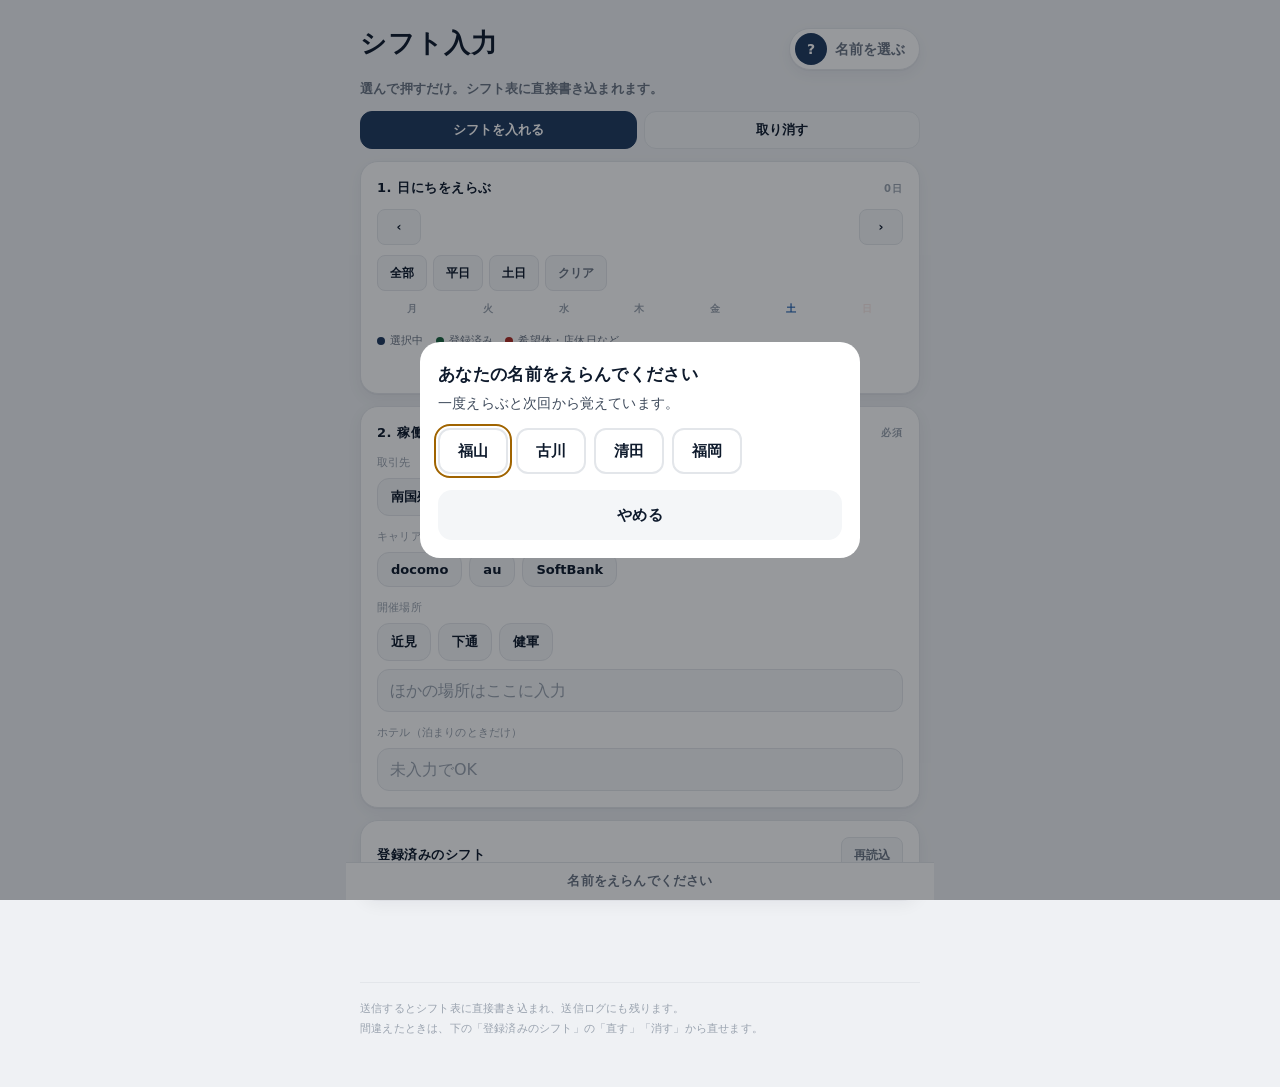
<file: shift.html>
<!DOCTYPE html>
<html lang="ja">
<head>
<meta charset="UTF-8">
<meta name="viewport" content="width=device-width, initial-scale=1.0, viewport-fit=cover">
<title>シフト入力｜Sieg 業務ポータル</title>
<meta name="description" content="スマホからシフトを送信して、シフト表に直接書き込むページ。">
<meta name="theme-color" content="#EFF1F4" media="(prefers-color-scheme: light)">
<meta name="theme-color" content="#0C1015" media="(prefers-color-scheme: dark)">
<link rel="apple-touch-icon" href="icons/apple-touch-icon.png">
<link rel="icon" href="icons/icon-192.png" type="image/png">
<!-- Google（GAS）への接続を先に始めておく（最初の読み込みが少し早くなる） -->
<link rel="preconnect" href="https://script.google.com" crossorigin>
<link rel="preconnect" href="https://script.googleusercontent.com" crossorigin>
<link rel="stylesheet" href="sieg-theme.css">
<link rel="stylesheet" href="docs/docs.css">
<style>
  /* ═══ このページ専用（配色・土台は docs.css と共通） ═══ */
  .card {
    background: var(--panel);
    border: 1px solid var(--line);
    border-radius: 12px;
    padding: 14px;
    margin-bottom: 12px;
  }
  .card-head {
    font-size: 12px;
    font-weight: 800;
    color: var(--amber2);
    letter-spacing: .5px;
    margin-bottom: 10px;
    display: flex;
    align-items: center;
    justify-content: space-between;
    gap: 8px;
  }
  .card-head .head-btns { display: flex; gap: 6px; }
  .card-head .req {
    font-family: var(--sg-font); font-variant-numeric: tabular-nums;
    font-size: 10px;
    letter-spacing: 1px;
    color: var(--muted2);
    font-weight: 700;
  }

  /* 名前 */
  .whoami {
    display: flex;
    align-items: center;
    gap: 10px;
    background: var(--panel);
    border: 1px solid var(--line);
    border-radius: 12px;
    padding: 12px 14px;
    margin-bottom: 12px;
  }
  .whoami-label { font-size: 11px; color: var(--muted); letter-spacing: 1px; }
  .whoami-name { font-size: 19px; font-weight: 900; flex: 1; letter-spacing: 1px; }
  .whoami-name.unset { color: var(--muted2); font-size: 15px; font-weight: 700; }

  /* ボタン共通 */
  .btn {
    font-family: inherit;
    font-size: 13px;
    font-weight: 700;
    color: var(--text);
    background: var(--sg-sunk);
    border: 1px solid var(--line);
    border-radius: 9px;
    padding: 9px 13px;
    cursor: pointer;
  }
  .btn:active { background: var(--amber); color: var(--ink); border-color: var(--amber); }
  .btn.small { font-size: 12px; padding: 8px 12px; min-height: 36px; border-radius: 8px; }
  .btn.ghost { color: var(--muted); }

  /* 選択チップ */
  .pick { display: flex; flex-wrap: wrap; gap: 7px; }
  .pick button {
    font-family: inherit;
    font-size: 13px;
    font-weight: 700;
    color: var(--text);
    background: var(--sg-sunk);
    border: 1px solid var(--line);
    border-radius: 9px;
    padding: 9px 13px;
    cursor: pointer;
  }
  .pick button.on {
    background: var(--amber);
    border-color: var(--amber);
    color: var(--ink);
  }

  /* 入力欄 */
  .input {
    width: 100%;
    font-family: inherit;
    font-size: 16px; /* iOSで自動ズームさせない */
    color: var(--text);
    background: var(--sg-sunk);
    border: 1px solid var(--line);
    border-radius: 9px;
    padding: 11px 12px;
    margin-top: 8px;
  }
  .input::placeholder { color: var(--muted2); }
  .input:focus { outline: none; border-color: var(--amber); }

  /* 月切り替え */
  /* カレンダー上部の月（入力できる月が複数あるときだけ ‹ › で切り替える） */
  .cal-month { display: flex; align-items: center; justify-content: space-between; gap: 8px; margin-bottom: 10px; }
  .cal-title { flex: 1; text-align: center; }
  .cal-title b { font-size: 17px; font-weight: 900; }
  .cal-title span { display: block; font-size: 11px; color: var(--muted); margin-top: 1px; }
  .cal-nav { min-width: 44px; min-height: 40px; font-size: 18px; line-height: 1; }
  .cal-nav[hidden] { display: inline-block !important; visibility: hidden; }

  /* カレンダー */
  .cal-tools { display: flex; flex-wrap: wrap; gap: 6px; margin-bottom: 10px; }
  .cal-dow, .cal-grid {
    display: grid;
    grid-template-columns: repeat(7, 1fr);
    gap: 5px;
  }
  .cal-dow { margin-bottom: 5px; }
  .cal-dow div {
    text-align: center;
    font-size: 10px;
    font-weight: 700;
    color: var(--muted2);
    letter-spacing: 1px;
  }
  .cal-dow .sun { color: var(--sg-red-tint); }
  .cal-dow .sat { color: var(--sg-sat); }
  .cal-cell {
    position: relative;
    aspect-ratio: 1 / 1;
    display: flex;
    flex-direction: column;
    align-items: center;
    justify-content: center;
    gap: 2px;
    font-family: var(--sg-font); font-variant-numeric: tabular-nums;
    font-size: 15px;
    font-weight: 700;
    color: var(--text);
    background: var(--sg-sunk);
    border: 1px solid var(--line);
    border-radius: 9px;
    cursor: pointer;
    padding: 0;
  }
  .cal-cell.blank { background: none; border: none; cursor: default; }
  /* タップで1日ずつ・横になぞるとまとめて選ぶ。縦に動かしたときはスクロール */
  #cal { touch-action: pan-y; -webkit-user-select: none; user-select: none; -webkit-touch-callout: none; }
  .cal-cell { -webkit-tap-highlight-color: transparent; }
  .cal-hint { margin-top: 8px; font-size: 12px; color: var(--sg-mute); text-align: center; }
  .cal-cell.sun { color: var(--sg-sun); }
  .cal-cell.sat { color: var(--sg-sat); }
  .cal-cell .mark {
    width: 5px; height: 5px; border-radius: 50%;
    background: var(--green);
  }
  .cal-cell .mark.hold { background: var(--red); box-shadow: 0 0 6px var(--red); }
  .cal-cell.on {
    background: var(--amber);
    border-color: var(--amber);
    color: var(--ink);
  }
  .cal-cell.on .mark { background: var(--ink); box-shadow: none; }
  .cal-cell.on.del {
    background: var(--red);
    border-color: var(--red);
  }
  .cal-legend {
    display: flex;
    flex-wrap: wrap;
    gap: 12px;
    margin-top: 10px;
    font-size: 11px;
    color: var(--muted);
  }
  .cal-legend span { display: inline-flex; align-items: center; gap: 5px; }
  .cal-legend i {
    width: 8px; height: 8px; border-radius: 50%;
    display: inline-block;
  }

  /* 登録済みの内容 */
  .day-list { display: flex; flex-direction: column; gap: 6px; }
  .day-row {
    display: grid;
    grid-template-columns: 46px 1fr;
    gap: 10px;
    align-items: center;
    font-size: 12px;
    background: var(--sg-sunk);
    border: 1px solid var(--line);
    border-radius: 8px;
    padding: 8px 10px;
  }
  .day-row .d {
    font-family: var(--sg-font); font-variant-numeric: tabular-nums;
    font-size: 13px;
    font-weight: 800;
    color: var(--amber2);
  }
  .day-row .t { color: var(--muted); line-height: 1.5; }
  .day-row .t b { color: var(--text); font-weight: 700; }
  .day-row .t b.hold { color: var(--red); }
  /* 1日ずつ「直す」「消す」 */
  .day-row { grid-template-columns: 46px 1fr auto; }
  .day-row .acts { display: flex; gap: 6px; }
  .day-row .acts button { min-height: 34px; padding: 0 12px; border-radius: 9px; border: 1px solid var(--sg-hair); background: var(--sg-surface);
    color: var(--sg-blue); font: 800 12.5px/1 var(--sg-font); cursor: pointer; }
  .day-row .acts button.del { color: var(--sg-red); }
  .day-row.editing { border-color: var(--amber); box-shadow: inset 0 0 0 1px var(--amber); }
  .edit-bar { display: flex; align-items: center; justify-content: space-between; gap: 10px; margin: 0 0 10px; padding: 10px 12px;
    border-radius: 10px; background: var(--sg-amber-tint); color: var(--sg-ink); font-size: 13px; font-weight: 800; line-height: 1.5; }
  .edit-bar[hidden] { display: none; }
  .edit-bar small { display: block; font-size: 11.5px; font-weight: 700; color: var(--sg-mute); }
  .edit-bar button { flex: none; min-height: 34px; padding: 0 12px; border-radius: 9px; border: 1px solid var(--sg-hair); background: var(--sg-surface);
    color: var(--sg-ink); font: 800 12.5px/1 var(--sg-font); cursor: pointer; }
  .empty-note { font-size: 12px; color: var(--muted2); }

  /* 送信バー */
  /* 送信バー：ほかの画面（sieg-theme.css の .sg-actionbar / .sg-primary）と同じ見た目。案内はボタンの上 */
  .send-bar {
    position: sticky;
    bottom: 0;
    margin: 18px -14px 0;
    padding: 10px 14px calc(10px + env(safe-area-inset-bottom));
    background: color-mix(in srgb, var(--sg-surface) 92%, transparent);
    -webkit-backdrop-filter: saturate(180%) blur(20px); backdrop-filter: saturate(180%) blur(20px);
    border-top: 1px solid var(--sg-hair);
  }
  .send {
    display: block; width: 100%; min-height: 52px; padding: 0;
    font: 900 16px/1.2 var(--sg-font); letter-spacing: .04em;
    color: var(--sg-on-primary); background: var(--sg-primary);
    border: none; border-radius: 14px; cursor: pointer; box-shadow: none;
    transition: transform .06s, filter .12s;
  }
  .send:active { filter: brightness(.88); transform: scale(.985); }
  .send:disabled { opacity: .45; transform: none; filter: none; cursor: default; }
  .send.del { background: var(--sg-red); color: #fff; }
  .send-sub { text-align: center; font-size: 12px; font-weight: 700; color: var(--sg-mute); margin-bottom: 8px; line-height: 1.4; }
  .send-sub:empty { display: none; }

  /* モード切替 */
  .modes { display: flex; gap: 7px; margin-bottom: 12px; }
  .modes button { flex: 1; }
  .modes button.on { background: var(--amber); border-color: var(--amber); color: var(--ink); }
  .modes button.on.del { background: var(--red); border-color: var(--red); color: #fff; }

  /* 通知 */
  .msg {
    font-size: 12px;
    line-height: 1.65;
    border-radius: 0 8px 8px 0;
    padding: 10px 12px;
    margin-bottom: 12px;
    display: none;
  }
  .msg.show { display: block; }
  .msg.ok { background: var(--sg-green-tint); border-left: 3px solid var(--green); color: var(--green); font-weight: 700; }
  .msg.err { background: var(--sg-red-tint); border-left: 3px solid var(--red); }
  .msg.err b { color: var(--red); }
  .msg.info { background: var(--sg-amber-tint); border-left: 3px solid var(--amber); }

  /* 確認オーバーレイ */
  /* 高さはJSで実寸を入れる（アドレスバーの出入りでズレないように） */
  .ov {
    position: fixed; left: 0; top: 0;
    width: 100%; height: 100%;
    background: var(--sg-scrim);
    backdrop-filter: blur(3px);
    display: none;
    align-items: center;
    justify-content: center;
    padding: 20px;
    z-index: 50;
  }
  .ov.show { display: flex; }
  .ov-box {
    width: 100%;
    max-width: 380px;
    max-height: 100%;
    overflow-y: auto;
    -webkit-overflow-scrolling: touch;
    background: var(--bg2);
    border: 1px solid var(--line);
    border-radius: 14px;
    padding: 18px;
  }
  .ov-title { font-size: 15px; font-weight: 800; margin-bottom: 4px; }
  .ov-lede { font-size: 11px; color: var(--muted); margin-bottom: 14px; }
  .ov-warn {
    background: var(--sg-red-tint);
    border-left: 3px solid var(--red);
    border-radius: 0 8px 8px 0;
    padding: 10px 12px;
    margin-bottom: 12px;
    font-size: 12px;
    line-height: 1.7;
  }
  .ov-warn b { display: block; color: var(--red); margin-bottom: 4px; }
  .ov-warn span { display: block; }
  .ov-list { display: flex; flex-direction: column; gap: 6px; margin-bottom: 16px; }
  .ov-item {
    font-size: 12px;
    background: var(--sg-sunk);
    border: 1px solid var(--line);
    border-radius: 8px;
    padding: 9px 11px;
    line-height: 1.6;
  }
  .ov-item b { font-family: var(--sg-font); font-variant-numeric: tabular-nums; color: var(--amber2); font-size: 13px; }
  .ov-acts { display: flex; gap: 8px; }
  .ov-acts button { flex: 1; padding: 12px; font-size: 14px; font-weight: 800; }
  .ov-acts .go { background: var(--amber); border-color: var(--amber); color: var(--ink); }
  .ov-acts .go.del { background: var(--red); border-color: var(--red); color: #fff; }
  .ov-names { display: flex; flex-direction: column; gap: 8px; }
  .ov-names button { width: 100%; padding: 14px; font-size: 16px; font-weight: 800; letter-spacing: 2px; }

  /* ═══ 共通の見た目（sieg-theme.css）に合わせる ═══ */
  .card, .whoami { border-radius: var(--sg-r); box-shadow: var(--sg-lift); padding: 16px; }
  .card-head { color: var(--sg-ink); font-size: 13px; }
  .ov-box { background: var(--sg-surface); border-radius: var(--sg-r); }
  .btn, .pick button, .input, .cal-cell { border-radius: var(--sg-r-sm); }
  .day-row .d { color: var(--sg-ink); }
  .ov-item b { color: var(--sg-ink); }
  .cal-note { text-align: center; font-size: 12px; font-weight: 700; color: var(--sg-mute); margin: -2px 0 10px; }
  .cal-note[hidden] { display: none; }
</style>
</head>
<body>
<div class="wrap">

  <div data-sieg-back="dark"></div>

  <header class="sg-head">
    <div>
      <div class="sg-eyebrow">Sieg 業務ポータル</div>
      <h1 class="sg-title">シフト入力</h1>
    </div>
    <!-- 名前（押すと選び直せる） -->
    <button type="button" class="sg-who" id="who-change" aria-label="名前を選ぶ"><i id="who-initial">?</i><span id="who-name" class="unset">名前を選ぶ</span></button>
  </header>

  <p class="sg-lead">選んで押すだけ。シフト表に直接書き込まれます。</p>
  <div class="msg" id="msg"></div>

  <!-- モード -->
  <div class="modes">
    <button class="btn on" type="button" data-mode="submit">シフトを入れる</button>
    <button class="btn" type="button" data-mode="delete">取り消す</button>
  </div>

  <!-- カレンダー -->
  <div class="card" id="cal-card">
    <div class="edit-bar" id="edit-bar" hidden><span id="edit-text"></span><button type="button" id="edit-cancel">やめる</button></div>
    <div class="card-head"><span id="cal-step">1. 日にちをえらぶ</span><span class="req" id="picked-count">0日</span></div>
    <div class="cal-month">
      <button class="btn small cal-nav" type="button" id="m-prev" aria-label="前の月">‹</button>
      <div class="cal-title"><b id="cal-title"></b><span id="cal-sub"></span></div>
      <button class="btn small cal-nav" type="button" id="m-next" aria-label="次の月">›</button>
    </div>
    <!-- 来月がまだ選べないとき、その理由（来月のシフト表ができると選べる） -->
    <div class="cal-note" id="cal-note" hidden></div>
    <div class="cal-tools">
      <button class="btn small" type="button" data-sel="all">全部</button>
      <button class="btn small" type="button" data-sel="weekday">平日</button>
      <button class="btn small" type="button" data-sel="weekend">土日</button>
      <button class="btn small ghost" type="button" data-sel="clear">クリア</button>
    </div>
    <div class="cal-dow">
      <div>月</div><div>火</div><div>水</div><div>木</div><div>金</div><div class="sat">土</div><div class="sun">日</div>
    </div>
    <div class="cal-grid" id="cal"></div>
    <div class="cal-legend">
      <span><i style="background:var(--amber);"></i>選択中</span>
      <span><i style="background:var(--green);"></i>登録済み</span>
      <span><i style="background:var(--red);"></i>希望休・店休日など</span>
    </div>
    <div class="cal-hint">続いた日は、横になぞるとまとめて選べます</div>
  </div>

  <!-- 稼働内容 -->
  <div class="card" id="detail-card">
    <div class="card-head"><span>2. 稼働の内容</span><span class="req">必須</span></div>

    <div class="guide-note" style="margin:0 0 6px;">取引先</div>
    <div class="pick" id="clients"></div>

    <div class="guide-note" style="margin:12px 0 6px;">キャリア／店舗</div>
    <div class="pick" id="carriers"></div>

    <div class="guide-note" style="margin:12px 0 6px;">開催場所</div>
    <div class="pick" id="places"></div>
    <input class="input" id="place-input" type="text" placeholder="ほかの場所はここに入力" autocomplete="off">

    <div class="guide-note" style="margin:12px 0 6px;">ホテル（泊まりのときだけ）</div>
    <input class="input" id="hotel-input" type="text" placeholder="未入力でOK" autocomplete="off" style="margin-top:0;">
  </div>

  <!-- 登録済み -->
  <div class="card">
    <div class="card-head"><span>登録済みのシフト</span><span class="head-btns"><button class="btn small ghost" type="button" id="post-copy" hidden>Discord用</button><button class="btn small ghost" type="button" id="reload">再読込</button></span></div>
    <div class="day-list" id="day-list"></div>
  </div>

  <div class="send-bar" data-sg-actionbar>
    <div class="send-sub" id="send-sub" data-sg-hint>名前・内容・日にちを選ぶと送信できます</div>
    <button class="send" type="button" id="send" data-sg-primary disabled>送信する</button>
  </div>

  <div class="foot">
    送信するとシフト表に直接書き込まれ、送信ログにも残ります。<br>
    間違えたときは、下の「登録済みのシフト」の「直す」「消す」から直せます。
  </div>

</div>

<!-- 確認 / 名前選択 -->
<div class="ov" id="ov">
  <div class="ov-box">
    <div class="ov-title" id="ov-title">送信内容の確認</div>
    <div class="ov-lede" id="ov-lede"></div>
    <div class="ov-warn" id="ov-warn" style="display:none;"></div>
    <div class="ov-list" id="ov-list"></div>
    <div class="ov-names" id="ov-names" style="display:none;"></div>
    <div class="ov-acts" id="ov-acts">
      <button class="btn" type="button" id="ov-cancel">やめる</button>
      <button class="btn go" type="button" id="ov-go">送信する</button>
    </div>
  </div>
</div>

<script src="gas-client.js"></script>
<script src="sieg-nav.js"></script>
<script src="sieg-roster.js"></script>
<script src="shift-post.js"></script>
<script>
  /* ═══════════════════════════════════════════════════════════
     設定：Google Apps Script のデプロイURLをここに貼る
     （gas/shift-api.gs を貼り付けてデプロイ → /exec のURL）
     ═══════════════════════════════════════════════════════════ */
  var SHIFT_API   = 'https://script.google.com/macros/s/AKfycbz_aHJ4v0Q-s5_m_i7G7gomrJeicz_iRWPF1qcafrG16gQtTV8VA7dU2ViTNgcbtTgYTg/exec';

  var STAFF    = window.SiegRoster ? SiegRoster.forTool('shiftStaff') : [];   // 名簿は sieg-roster.js
  var CLIENTS  = ['南国殖産', 'ハイコム', 'サンコミ', 'ダル', 'NOON', '九情'];   // シートのプルダウン・パートナー用シフト入力と同じ6つ
  var CARRIERS = ['docomo', 'au', 'SoftBank'];   // 並びは全ツールで docomo → au → SoftBank
  // 開催場所のボタンは3つだけ。近見・下通は固定で、3つ目はよく選ぶ場所に入れ替わる
  // （この端末で送った回数＋その月にもう登録されている回数で決める）。それ以外は入力欄に書く。
  var PLACES_FIXED = ['近見', '下通'];
  var PLACE_FALLBACK = '健軍';   // まだ何も送っていないときの3つ目
  var PLACE_COUNT_KEY = 'siegShiftPlaceCount';

  // 取引先を選んだときに、いつもの組み合わせを自動で入れる。
  // 場所が毎回変わる取引先は、キャリアだけ入れて場所は選んでもらう。
  var PRESET = {
    '南国殖産': { carrier: 'docomo',   place: '近見' },
    'ハイコム': { carrier: 'SoftBank' },
    'サンコミ': { carrier: 'au' },
    'ダル':     { carrier: 'docomo' },
    '九情':     { carrier: 'au' }
  };
  // 取引先はポータルの「取引先」の一覧（みんなの状況で直す）。読めなければ上のまま
  if (window.SiegRoster && SiegRoster.clients && SiegRoster.clients().length) {
    CLIENTS = SiegRoster.clients().map(function(c) { return c.name; });
    PRESET = {};
    SiegRoster.clients().forEach(function(c) {
      if (c.carrier || c.place) PRESET[c.name] = c.place ? { carrier: c.carrier, place: c.place } : { carrier: c.carrier };
    });
  }
  var STAFF_KEY = 'siegStaff';   // ポータル本体と共通（名前を1回選べば使い回せる）
  var LAST_KEY  = 'siegShiftLast';

  var DOW = ['日', '月', '火', '水', '木', '金', '土'];

  var state = {
    name: '',
    year: 0,
    month: 0,
    mode: 'submit',
    client: '', carrier: '', place: '', hotel: '',
    picked: {},      // 日 → true
    existing: {},    // 日 → {client, carrier, place, hotel}
    edit: null,      // 直している日 { day, orig }（日付を変えて送ったら、元の日は消す）
    busy: false
  };

  function $(id) { return document.getElementById(id); }

  /* 覆いの高さに、いま実際に見えている高さを入れる */
  function ovFit() {
    var vv = window.visualViewport;
    var ov = $('ov');
    ov.style.height = (vv ? vv.height : window.innerHeight) + 'px';
    ov.style.top = (vv ? vv.offsetTop : 0) + 'px';
  }
  function openOv() {
    ovFit();
    $('ov').classList.add('show');
    var box = document.querySelector('.ov-box');
    if (box) box.scrollTop = 0;
    document.documentElement.style.overflow = 'hidden';
    document.body.style.overflow = 'hidden';
  }
  function lsGet(k) { try { return localStorage.getItem(k) || ''; } catch (e) { return ''; } }
  function lsSet(k, v) { try { localStorage.setItem(k, v); } catch (e) {} }
  function apiReady() { return SHIFT_API.indexOf('http') === 0; }

  function showMsg(kind, html) {
    var el = $('msg');
    el.className = 'msg show ' + kind;
    el.innerHTML = html;
  }
  function hideMsg() { $('msg').className = 'msg'; }

  /* ═══ 名前 ═══ */
  function initName() {
    var q = new URLSearchParams(location.search).get('staff');
    var name = (q && STAFF.indexOf(q) >= 0) ? q : lsGet(STAFF_KEY);
    if (name && STAFF.indexOf(name) >= 0) setName(name, true);
    else openNamePicker();
  }

  function setName(name, quiet) {
    state.name = name;
    lsSet(STAFF_KEY, name);
    $('who-name').textContent = name;
    $('who-name').classList.remove('unset');
    $('who-initial').textContent = String(name).charAt(0);
    if (!quiet) hideMsg();
    loadExisting();
    syncSend();
  }

  // 右上の名前を押すと、名前を選ぶシートが出る（どのツールも同じ）
  function openNamePicker() {
    SiegNav.pickName(STAFF, state.name, { title: 'あなたの名前をえらんでください', note: '一度えらぶと次回から覚えています。' })
      .then(function(n) { if (n) setName(n); });
  }

  function closeOv() {
    $('ov').classList.remove('show');
    document.documentElement.style.overflow = '';
    document.body.style.overflow = '';
  }

  /* ═══ 月 ═══ */

  /**
   * 入力できる月は、シフト表のシートがある月。
   * シートを1枚作れば、その月がここに出てくる。
   * 取れなかったときだけ、今月と来月を出しておく。
   */
  function initMonths() {
    if (!apiReady()) return buildMonths(defaultMonths());
    // 前回の月の一覧があれば、すぐカレンダーを出す（裏で読み直して、変わっていたときだけ作り直す）
    var cached = SiegNav.cacheGet('shift:months'), shown = '';
    if (cached && cached.length) { var c = upcoming(cached); shown = JSON.stringify(c); monthsFromSheet = true; buildMonths(c); }
    GasClient.get(SHIFT_API, { action: 'months' })
      .then(function(data) {
        if (!data || !data.ok || !data.months || !data.months.length) throw new Error('月が取れません');
        SiegNav.cacheSet('shift:months', data.months);
        var list = upcoming(data.months);
        monthsFromSheet = true;
        if (JSON.stringify(list) !== shown) buildMonths(list); else renderMonthNav();
      })
      .catch(function() { if (!shown) buildMonths(defaultMonths()); });
  }

  function defaultMonths() {
    var now = new Date();
    return [0, 1].map(function(i) {
      var d = new Date(now.getFullYear(), now.getMonth() + i, 1);
      return { year: d.getFullYear(), month: d.getMonth() + 1 };
    });
  }

  /** 今月以降のシートだけを残す。過去の月しか無ければ、その一番新しい月を出す。 */
  function upcoming(months) {
    var now = new Date();
    var from = now.getFullYear() * 12 + now.getMonth();
    var list = months.filter(function(m) { return (m.year * 12 + m.month - 1) >= from; });
    return list.length ? list : months.slice(-1);
  }

  var monthList = [];   // 入力できる月（古い順）
  var monthsFromSheet = false;   // 月の一覧をシフト表から読めたか（読めないときの「今月と来月」ではない）

  function buildMonths(months) {
    monthList = months;
    // 開いている月が一覧に残っていれば、そのまま（前回の内容から最新に置き換えたときに、選びかけを消さない）
    if (state.year && monthIndex() >= 0) { renderMonthNav(); return; }
    // 今月があれば今月で開く（11月は11月、12月は12月）。無ければ、いちばん近い先の月
    var t = new Date(), pick = null;
    months.forEach(function(m) { if (!pick && m.year === t.getFullYear() && m.month === t.getMonth() + 1) pick = m; });
    pick = pick || months[0];
    setMonth(pick.year, pick.month);
  }

  function monthIndex() {
    for (var i = 0; i < monthList.length; i++) {
      if (monthList[i].year === state.year && monthList[i].month === state.month) return i;
    }
    return -1;
  }

  /* カレンダー上部の「2026年11月（来月）」と ‹ ›。月が1つしか無ければ矢印は出さない */
  function renderMonthNav() {
    var now = new Date();
    var diff = (state.year * 12 + state.month - 1) - (now.getFullYear() * 12 + now.getMonth());
    $('cal-title').textContent = state.year + '年' + state.month + '月';
    $('cal-sub').textContent = diff === 0 ? '今月' : diff === 1 ? '来月' : diff === 2 ? '再来月' : '';
    var i = monthIndex();
    $('m-prev').hidden = !(i > 0);
    $('m-next').hidden = !(i >= 0 && i < monthList.length - 1);
    // 来月のシフト表がまだ無いときは、矢印が出ない理由を書いておく（シフト表ができると自動で選べる）
    var last = monthList[monthList.length - 1], note = $('cal-note');
    var lastDiff = last ? (last.year * 12 + last.month - 1) - (now.getFullYear() * 12 + now.getMonth()) : 1;
    if (monthsFromSheet && lastDiff <= 0) {
      var nm = new Date(now.getFullYear(), now.getMonth() + 1, 1).getMonth() + 1;
      note.textContent = nm + '月は、シフト表ができるとここで選べます';
      note.hidden = false;
    } else note.hidden = true;
  }

  function stepMonth(delta) {
    var m = monthList[monthIndex() + delta];
    if (m) setMonth(m.year, m.month);
  }

  function setMonth(y, m) {
    state.year = y;
    state.month = m;
    state.picked = {};
    state.edit = null; renderEditBar();
    state.existing = {};
    renderMonthNav();
    renderCal();
    renderDayList();
    loadExisting();
    syncSend();
  }

  function daysInMonth(y, m) { return new Date(y, m, 0).getDate(); }

  /* ═══ 選択チップ ═══ */
  function renderPick(boxId, values, key, freeInputId, after) {
    var box = $(boxId);
    box.innerHTML = '';
    values.forEach(function(v) {
      var b = document.createElement('button');
      b.type = 'button';
      b.textContent = v;
      b.classList.toggle('on', state[key] === v);
      if (boxId === 'carriers') { b.setAttribute('data-carrier', SiegNav.carrierKey(v)); b.classList.toggle('sg-carrier-on', state[key] === v); }
      b.addEventListener('click', function() {
        state[key] = (state[key] === v) ? '' : v;
        if (freeInputId) $(freeInputId).value = state[key];
        if (after) after(state[key]);
        renderChoices();
        syncSend();
      });
      box.appendChild(b);
    });
  }

  // 取引先を選んだら、キャリアと場所を埋めておく。
  // そのあと手で選び直せるので、違う日はそこだけ直せばよい。
  function applyPreset(client) {
    var preset = PRESET[client] || {};
    if (preset.carrier) state.carrier = preset.carrier;

    if (preset.place) {
      state.place = preset.place;
    } else if (isPresetPlace(state.place)) {
      // 前の取引先で自動で入った場所が残らないように消す。
      // 手で入れた場所は消さない。
      state.place = '';
    } else {
      return;
    }
    $('place-input').value = state.place;
  }

  function isPresetPlace(place) {
    if (!place) return false;
    return Object.keys(PRESET).some(function(c) { return PRESET[c].place === place; });
  }

  function placeCounts() {
    var counts = {};
    try { counts = JSON.parse(lsGet(PLACE_COUNT_KEY) || '{}') || {}; } catch (e) { counts = {}; }
    return counts;
  }

  function countPlace(place) {
    if (!place || PLACES_FIXED.indexOf(place) >= 0) return;
    var counts = placeCounts();
    counts[place] = (counts[place] || 0) + 1;
    lsSet(PLACE_COUNT_KEY, JSON.stringify(counts));
  }

  /** 3つ目のボタン：よく選ぶ場所（近見・下通以外）。希望休など稼働でない記載は数えない */
  function favoritePlace() {
    var score = {};
    var counts = placeCounts();
    Object.keys(counts).forEach(function(p) { score[p] = (score[p] || 0) + counts[p]; });
    Object.keys(state.existing).forEach(function(d) {
      var e = state.existing[d];
      if (e && e.client && e.place) score[e.place] = (score[e.place] || 0) + 1;
    });
    var best = '', bestScore = 0;
    Object.keys(score).forEach(function(p) {
      if (PLACES_FIXED.indexOf(p) >= 0) return;
      if (score[p] > bestScore) { best = p; bestScore = score[p]; }
    });
    return best || PLACE_FALLBACK;
  }

  function placeCandidates() {
    return PLACES_FIXED.concat([favoritePlace()]);
  }

  function renderChoices() {
    renderPick('clients', CLIENTS, 'client', null, applyPreset);
    renderPick('carriers', CARRIERS, 'carrier');
    renderPick('places', placeCandidates(), 'place', 'place-input');
  }

  /* ═══ カレンダー ═══ */
  function renderCal() {
    var cal = $('cal');
    cal.innerHTML = '';
    if (!state.year) return;
    var first = (new Date(state.year, state.month - 1, 1).getDay() + 6) % 7;   // 月曜始まり（ほかのカレンダーとそろえる）
    var total = daysInMonth(state.year, state.month);

    for (var i = 0; i < first; i++) {
      var blank = document.createElement('div');
      blank.className = 'cal-cell blank';
      cal.appendChild(blank);
    }
    for (var d = 1; d <= total; d++) {
      (function(day) {
        var dow = new Date(state.year, state.month - 1, day).getDay();
        var b = document.createElement('button');
        b.type = 'button';
        b.setAttribute('data-day', day);
        b.className = 'cal-cell' + (dow === 0 ? ' sun' : dow === 6 ? ' sat' : '') +
          (state.picked[day] ? ' on' : '') + (state.mode === 'delete' ? ' del' : '');
        var num = document.createElement('span');
        num.textContent = day;
        b.appendChild(num);
        var entry = state.existing[day];
        if (entry) {
          var mark = document.createElement('span');
          mark.className = 'mark' + (isHold(entry) ? ' hold' : '');
          b.appendChild(mark);
        }
        // 指・マウスでの操作は下の setupCalendarPicking が受け持つ。ここはキーボード操作（Enter・スペース）だけ
        b.addEventListener('click', function(e) {
          if (e.detail !== 0) return;
          if (state.picked[day]) delete state.picked[day];
          else state.picked[day] = true;
          renderCal();
          syncSend();
        });
        cal.appendChild(b);
      })(d);
    }
    $('picked-count').textContent = pickedDays().length + '日';
  }

  /* 日にちの選び方
   *   ・タップ … その日を選ぶ／外す
   *   ・なぞる … なぞり始めた日から指のある日まで、続けてまとめて選ぶ（始めの日が選んであれば、まとめて外す）
   * 縦に動かしたときはページのスクロールになる（touch-action: pan-y）。
   * 横に動かし始めれば、そのあと下の週へ動かしてもなぞりが続く。 */
  (function setupCalendarPicking() {
    var grid = $('cal');
    var drag = null;

    function dayAt(x, y) {
      var el = document.elementFromPoint(x, y);
      el = el && el.closest ? el.closest('.cal-cell[data-day]') : null;
      return el && grid.contains(el) ? Number(el.getAttribute('data-day')) : 0;
    }
    function paint() {
      grid.querySelectorAll('.cal-cell[data-day]').forEach(function(el) {
        el.classList.toggle('on', !!state.picked[Number(el.getAttribute('data-day'))]);
      });
      $('picked-count').textContent = pickedDays().length + '日';
    }

    grid.addEventListener('pointerdown', function(e) {
      if (e.pointerType === 'mouse' && e.button !== 0) return;
      var day = dayAt(e.clientX, e.clientY);
      if (!day) return;
      drag = { from: day, to: day, add: !state.picked[day], base: Object.assign({}, state.picked), moved: false };
    });
    grid.addEventListener('pointermove', function(e) {
      if (!drag) return;
      var day = dayAt(e.clientX, e.clientY);
      if (!day || day === drag.to) return;
      drag.to = day;
      drag.moved = true;
      state.picked = Object.assign({}, drag.base);
      var a = Math.min(drag.from, day), b = Math.max(drag.from, day);
      for (var d = a; d <= b; d++) {
        if (drag.add) state.picked[d] = true; else delete state.picked[d];
      }
      paint();
    });
    function end(e) {
      if (!drag) return;
      var dr = drag;
      drag = null;
      if (e.type === 'pointercancel') {   // スクロールに変わったときは元に戻す
        state.picked = dr.base;
        paint();
        return;
      }
      if (!dr.moved) {
        if (dr.add) state.picked[dr.from] = true; else delete state.picked[dr.from];
      }
      if (navigator.vibrate) navigator.vibrate(10);
      renderCal();
      syncSend();
    }
    grid.addEventListener('pointerup', end);
    grid.addEventListener('pointercancel', end);
  })();

  /**
   * 「希望休」「店休日」「打ち合わせ」など、稼働ではない記載かどうか。
   * 取引先が入っていないのに場所だけ書かれている日をそう見なす。
   * 送信するとこれが消えてしまうので、確認画面で知らせる。
   */
  function isHold(entry) {
    return !!entry && !entry.client && !!(entry.place || entry.hotel);
  }

  function holdDays(days) {
    return days.filter(function(d) { return isHold(state.existing[d]); });
  }

  function pickedDays() {
    return Object.keys(state.picked).map(Number).sort(function(a, b) { return a - b; });
  }

  /* 選んだ日を、連続しているかたまり（開始日〜終了日）にまとめる */
  function toRanges(days) {
    var out = [];
    days.forEach(function(d) {
      var last = out[out.length - 1];
      if (last && d === last.end + 1) last.end = d;
      else out.push({ start: d, end: d });
    });
    return out;
  }

  function quickSelect(kind) {
    state.picked = {};
    if (kind !== 'clear') {
      var total = daysInMonth(state.year, state.month);
      for (var d = 1; d <= total; d++) {
        var dow = new Date(state.year, state.month - 1, d).getDay();
        var weekend = (dow === 0 || dow === 6);
        if (kind === 'all' || (kind === 'weekday' && !weekend) || (kind === 'weekend' && weekend)) {
          state.picked[d] = true;
        }
      }
    }
    renderCal();
    syncSend();
  }

  /* ═══ 登録済みの読み込み ═══ */
  function loadExisting() {
    if (!apiReady() || !state.name || !state.year) return;
    // 前回の内容があれば、すぐ出す（裏で読み直して置き換える）
    var who = state.name, y = state.year, mo = state.month, ckey = 'shift:list:' + who + ':' + y + '-' + mo;
    var cachedDays = SiegNav.cacheGet(ckey);
    if (cachedDays) { state.existing = cachedDays; renderCal(); renderDayList(); renderChoices(); }
    else $('day-list').innerHTML = '<div class="sg-skel-wrap" aria-busy="true" aria-label="読み込み中"><div class="sg-skel card"></div><div class="sg-skel card"></div></div>';
    GasClient.get(SHIFT_API, { action: 'list', name: state.name, year: state.year, month: state.month })
      .then(function(data) {
        if (!data || !data.ok) throw new Error((data && data.error) || '読み込みに失敗しました');
        SiegNav.cacheSet(ckey, data.days || {});
        if (who !== state.name || y !== state.year || mo !== state.month) return;   // 読んでいるあいだに月・名前を替えた
        state.existing = data.days || {};
        renderCal();
        renderDayList();
        renderChoices();
      })
      .catch(function(err) {
        if (who !== state.name || y !== state.year || mo !== state.month) return;
        if (cachedDays) return;   // 前回の内容を出したままにする（送信はできる）
        state.existing = {};
        renderCal();
        $('day-list').innerHTML = '<div class="empty-note">登録済みの表示を取得できませんでした（' +
          escapeHtml(err.message) + '）。送信はできます。</div>';
      });
  }

  function renderDayList() {
    var box = $('day-list');
    var days = Object.keys(state.existing).map(Number).sort(function(a, b) { return a - b; });
    // Discord に貼る文（取引先の入った日が1日でもあれば出す）
    $('post-copy').hidden = !(window.SiegShiftPost && state.name && days.some(function(d) { return state.existing[d] && state.existing[d].client; }));
    if (!days.length) {
      box.innerHTML = '<div class="empty-note">' +
        (state.name ? 'この月の登録はまだありません。上のカレンダーで日にちを選んで送ると、ここに並びます。' : '右上で名前をえらぶと表示されます。') + '</div>';
      return;
    }
    box.innerHTML = '';
    days.forEach(function(d) {
      var e = state.existing[d];
      var dow = DOW[new Date(state.year, state.month - 1, d).getDay()];
      var row = document.createElement('div');
      row.className = 'day-row';
      var left = document.createElement('div');
      left.className = 'd';
      left.textContent = d + '(' + dow + ')';
      var right = document.createElement('div');
      right.className = 't';
      var parts = [];
      if (e.place) {
        parts.push(isHold(e)
          ? '<b class="hold">' + escapeHtml(e.place) + '</b>'
          : '<b>' + escapeHtml(e.place) + '</b>');
      }
      if (e.client) parts.push(escapeHtml(e.client));
      if (e.carrier) parts.push(escapeHtml(e.carrier));
      if (e.hotel) parts.push('<svg class="sg-ic" viewBox="0 0 24 24" aria-hidden="true"><path d="M3 18V7M3 13h18v5M21 18v-3"/><circle cx="7.5" cy="10.5" r="1.8"/><path d="M11 13V9.5h7a3 3 0 0 1 3 3V13"/></svg>' + escapeHtml(e.hotel));
      right.innerHTML = parts.join('　') || '—';
      row.appendChild(left);
      row.appendChild(right);
      var acts = document.createElement('div');
      acts.className = 'acts';
      acts.innerHTML = '<button type="button" data-edit="' + d + '">直す</button><button type="button" class="del" data-del="' + d + '">消す</button>';
      row.appendChild(acts);
      row.setAttribute('data-day', d);
      if (state.edit && state.edit.day === d) row.classList.add('editing');
      box.appendChild(row);
    });
  }

  /* ═══ 1日ずつ直す・消す ═══ */
  // 直す：その日の内容を下の欄に入れ、その日を選んだ状態にする。送ると上書き。
  // 日付を変えて送ったときは、元の日を消す（同じ日のままなら上書きだけ）
  function startEdit(d) {
    var e = state.existing[d];
    if (!e || state.busy) return;
    SiegNav.flushUndo();
    if (state.mode !== 'submit') setMode('submit');
    state.edit = { day: d, orig: e };
    state.picked = {}; state.picked[d] = true;
    state.client = e.client || ''; state.carrier = e.carrier || '';
    state.place = e.place || ''; state.hotel = e.hotel || '';
    $('place-input').value = state.place; $('hotel-input').value = state.hotel;
    renderChoices(); renderCal(); renderDayList(); renderEditBar(); syncSend();
    $('cal-card').scrollIntoView({ behavior: 'smooth', block: 'start' });
  }
  function endEdit() {
    if (!state.edit) return;
    state.edit = null;
    renderEditBar(); renderDayList(); syncSend();
  }
  function renderEditBar() {
    var bar = $('edit-bar');
    if (!state.edit) { bar.hidden = true; return; }
    $('edit-text').innerHTML = state.month + '月' + state.edit.day + '日を直しています'
      + '<small>内容を変えて送ると上書きします。日付を変えると、' + state.edit.day + '日は消えます</small>';
    bar.hidden = false;
  }
  // 消す：行をすぐ隠して「元に戻す」を出す。押されなければ5秒後に消す
  function deleteDay(d, rowEl) {
    if (state.busy) return;
    if (state.edit && state.edit.day === d) { state.picked = {}; endEdit(); renderCal(); }
    var who = state.name, y = state.year, m = state.month;
    SiegNav.undoable({
      text: m + '月' + d + '日を消しました', rows: rowEl,
      commit: function() {
        return GasClient.post(SHIFT_API, { requestId: GasClient.newId(), action: 'delete', name: who, year: y, month: m,
          entries: [{ start: d, end: d, client: '', carrier: '', place: '', hotel: '' }] }, { retry: true })
          .then(function(data) { if (!data || !data.ok) throw new Error((data && data.error) || '消せませんでした'); });
      },
      onDone: function() { if (who === state.name && y === state.year && m === state.month) loadExisting(); },
      onFail: function() { if (who === state.name && y === state.year && m === state.month) loadExisting(); }
    });
  }
  document.getElementById('day-list').addEventListener('click', function(ev) {
    var ed = ev.target.closest('[data-edit]'), dl = ev.target.closest('[data-del]');
    if (ed) startEdit(Number(ed.getAttribute('data-edit')));
    else if (dl) deleteDay(Number(dl.getAttribute('data-del')), dl.closest('.day-row'));
  });
  document.getElementById('edit-cancel').addEventListener('click', function() { state.picked = {}; endEdit(); renderCal(); });

  function escapeHtml(s) {
    return String(s == null ? '' : s).replace(/[&<>"']/g, function(c) {
      return { '&': '&amp;', '<': '&lt;', '>': '&gt;', '"': '&quot;', "'": '&#39;' }[c];
    });
  }

  /* ═══ 送信できる状態か ═══ */
  function syncSend() {
    state.place = $('place-input').value.trim();
    state.hotel = $('hotel-input').value.trim();

    var days = pickedDays();
    var ok, why;
    if (!apiReady()) {
      ok = false; why = '送信先が未設定です（gas/README.md の手順で設定してください）';
    } else if (!state.name) {
      ok = false; why = '名前をえらんでください';
    } else if (!days.length) {
      ok = false; why = '日にちをえらんでください';
    } else if (state.mode === 'submit' && (!state.client || !state.carrier || !state.place)) {
      ok = false; why = '取引先・キャリア・開催場所を入れてください';
    } else {
      ok = true;
      why = state.mode === 'delete'
        ? days.length + '日分を取り消します'
        : state.edit
          ? (state.picked[state.edit.day] ? state.edit.day + '日を直します' : state.edit.day + '日を消して、' + days.join('・') + '日に入れます')
            + (days.length > 1 && state.picked[state.edit.day] ? '（ほか' + (days.length - 1) + '日にも入れます）' : '')
          : days.length + '日分（' + toRanges(days).length + '件）を送信します';
    }

    var btn = $('send');
    btn.disabled = !ok || state.busy;
    btn.textContent = state.busy ? '送信中…' : (state.mode === 'delete' ? '取り消す' : state.edit ? '直す' : '送信する');
    btn.classList.toggle('del', state.mode === 'delete');
    $('send-sub').textContent = why;
  }

  /* ═══ モード切替 ═══ */
  function setMode(mode) {
    state.mode = mode;
    if (mode !== 'submit' && state.edit) { state.edit = null; state.picked = {}; renderEditBar(); renderDayList(); }
    Array.prototype.forEach.call(document.querySelectorAll('.modes button'), function(b) {
      var on = b.getAttribute('data-mode') === mode;
      b.classList.toggle('on', on);
      b.classList.toggle('del', on && mode === 'delete');
    });
    $('detail-card').style.display = (mode === 'delete') ? 'none' : '';
    $('cal-step').textContent = (mode === 'delete')
      ? '1. 取り消す日にちをえらぶ'
      : '1. 日にちをえらぶ';
    renderCal();
    syncSend();
  }

  /* ═══ 確認 → 送信 ═══ */
  function openConfirm() {
    var days = pickedDays();
    var ranges = toRanges(days);
    var del = state.mode === 'delete';

    var moveFrom = !del && state.edit && !state.picked[state.edit.day] ? state.edit.day : 0;   // 日付を変えたときの元の日
    $('ov-title').textContent = del ? '取り消しの確認' : state.edit ? '修正の確認' : '送信内容の確認';
    $('ov-lede').textContent = state.name + 'さん／' + state.year + '年' + state.month + '月';
    $('ov-names').style.display = 'none';
    $('ov-acts').style.display = 'flex';

    var holds = holdDays(days);
    var warn = $('ov-warn');
    if (holds.length) {
      warn.innerHTML = '<b>' + (del ? 'この日の記載も消えます' : 'この日は上書きされます') + '</b>' +
        holds.map(function(d) {
          var e = state.existing[d];
          return '<span>' + d + '日：' + escapeHtml(e.place || e.hotel) + '</span>';
        }).join('');
      warn.style.display = 'block';
    } else {
      warn.style.display = 'none';
    }

    var list = $('ov-list');
    list.style.display = 'flex';
    list.innerHTML = '';
    ranges.forEach(function(r) {
      var item = document.createElement('div');
      item.className = 'ov-item';
      var label = r.start === r.end ? r.start + '日' : r.start + '日〜' + r.end + '日';
      item.innerHTML = '<b>' + label + '</b>' + (del ? '　を取り消し' :
        '<br>' + escapeHtml(state.place) + '　' + escapeHtml(state.client) + '／' + escapeHtml(state.carrier) +
        (state.hotel ? '<br>ホテル：' + escapeHtml(state.hotel) : ''));
      list.appendChild(item);
    });
    if (moveFrom) {
      var mv = document.createElement('div');
      mv.className = 'ov-item';
      mv.innerHTML = '<b>' + moveFrom + '日</b>　は消します（日付を変えたため）';
      list.appendChild(mv);
    }
    var go = $('ov-go');
    go.textContent = del ? '取り消す' : state.edit ? '直す' : '送信する';
    go.classList.toggle('del', del);
    openOv();
  }

  function send() {
    var days = pickedDays();
    var del = state.mode === 'delete';
    var payload = {
      // 自動でやり直したときに、GAS側で同じ送信と分かるようにする（送信ログの二重記録を防ぐ）
      requestId: GasClient.newId(),
      action: del ? 'delete' : 'submit',
      name: state.name,
      year: state.year,
      month: state.month,
      entries: toRanges(days).map(function(r) {
        return {
          start: r.start,
          end: r.end,
          client: del ? '' : state.client,
          carrier: del ? '' : state.carrier,
          place: del ? '' : state.place,
          hotel: del ? '' : state.hotel
        };
      })
    };

    var edit = !del && state.edit ? state.edit : null;
    var moveFrom = edit && !state.picked[edit.day] ? edit.day : 0;   // 日付を変えたら、元の日を消す

    state.busy = true;
    syncSend();
    hideMsg();

    // その日のセルを上書き／空にするだけなので、Google側の一時的な失敗は自動でやり直す
    // （「元に戻す」を待っている削除があれば、先に済ませる）
    SiegNav.flushUndo().then(function() { return GasClient.post(SHIFT_API, payload, { retry: true }); })
      .then(function(data) {
        if (!data || !data.ok) throw new Error((data && data.error) || '送信できませんでした');
        if (!moveFrom) return data;
        return GasClient.post(SHIFT_API, { requestId: GasClient.newId(), action: 'delete', name: payload.name, year: payload.year, month: payload.month,
          entries: [{ start: moveFrom, end: moveFrom, client: '', carrier: '', place: '', hotel: '' }] }, { retry: true })
          .then(function(d2) {
            if (!d2 || !d2.ok) throw new Error((d2 && d2.error) || '消せませんでした');
            return data;
          }).catch(function(err) {
            // 新しい日には入ったが、元の日が消せなかった
            throw new Error(payload.month + '月' + days.join('・') + '日には入れましたが、' + moveFrom + '日を消せませんでした（' + err.message + '）。下の一覧の「消す」で消してください');
          });
      })
      .then(function(data) {
        state.edit = null; renderEditBar();
        state.picked = {};
        lsSet(LAST_KEY, JSON.stringify({ client: state.client, carrier: state.carrier, place: state.place }));
        if (!del) countPlace(state.place);
        var extra = '';
        if (data.skipped && data.skipped.length) {
          extra += '\nこの月に無い日は飛ばしました：' + data.skipped.join('・') + '日';
        }
        if (data.logError) extra += '\n（送信ログへの記録だけ失敗：' + data.logError + '）';
        loadExisting();
        renderCal();
        window.scrollTo({ top: 0, behavior: 'smooth' });
        // 送ったあとは、どのツールも同じ形で知らせる（次にやることを並べる）
        SiegNav.done({
          title: del ? '取り消しました' : edit ? '直しました' : '送信しました',
          sub: state.year + '年' + state.month + '月　' + data.days + '日分' + extra,
          next: [{ label: del ? '続けて直す' : '続けて入力する' }, { label: 'ポータルへ戻る', href: SiegNav.portalUrl }]
        });
      })
      .catch(function(err) {
        if (moveFrom && /には入れましたが/.test(err.message)) { state.edit = null; state.picked = {}; renderEditBar(); loadExisting(); renderCal(); }
        showMsg('err', '<b>送信できませんでした。</b><br>' + escapeHtml(err.message) +
          '<br>電波の良いところでもう一度お試しください。');
        window.scrollTo({ top: 0, behavior: 'smooth' });
      })
      .then(function() {
        state.busy = false;
        syncSend();
      });
  }

  /* ═══ 起動 ═══ */
  (function init() {
    if (!apiReady()) {
      showMsg('info', '<b>まだ送信先が設定されていません。</b><br>' +
        'リポジトリの <code>gas/README.md</code> の手順でGASをデプロイし、' +
        'このページの <code>SHIFT_API</code> にURLを貼ってください。');
    }

    $('who-change').addEventListener('click', openNamePicker);
    $('m-prev').addEventListener('click', function() { stepMonth(-1); });
    $('m-next').addEventListener('click', function() { stepMonth(1); });
    $('reload').addEventListener('click', loadExisting);
    $('post-copy').addEventListener('click', function() {
      if (window.SiegShiftPost) SiegShiftPost.open({ name: state.name, year: state.year, month: state.month, days: state.existing });
    });
    $('ov-cancel').addEventListener('click', closeOv);
    $('ov-go').addEventListener('click', function() { closeOv(); send(); });
    $('ov').addEventListener('click', function(e) { if (e.target === $('ov')) closeOv(); });
    var refit = function() { if ($('ov').classList.contains('show')) ovFit(); };
    window.addEventListener('resize', refit);
    if (window.visualViewport) {
      window.visualViewport.addEventListener('resize', refit);
      window.visualViewport.addEventListener('scroll', refit);
    }
    $('send').addEventListener('click', openConfirm);

    Array.prototype.forEach.call(document.querySelectorAll('.modes button'), function(b) {
      b.addEventListener('click', function() { setMode(b.getAttribute('data-mode')); });
    });
    Array.prototype.forEach.call(document.querySelectorAll('[data-sel]'), function(b) {
      b.addEventListener('click', function() { quickSelect(b.getAttribute('data-sel')); });
    });
    $('place-input').addEventListener('input', function() {
      state.place = $('place-input').value.trim();
      renderPick('places', placeCandidates(), 'place', 'place-input');
      syncSend();
    });
    $('hotel-input').addEventListener('input', syncSend);

    // 前回の取引先・キャリア・場所を復元（毎月ほぼ同じなので入力を減らす）
    try {
      var last = JSON.parse(lsGet(LAST_KEY) || '{}');
      state.client = last.client || '';
      state.carrier = last.carrier || '';
      state.place = last.place || '';
      $('place-input').value = state.place;
    } catch (e) {}

    initMonths();
    renderChoices();
    initName();
    syncSend();
  })();
</script>
</body>
</html>
</file>
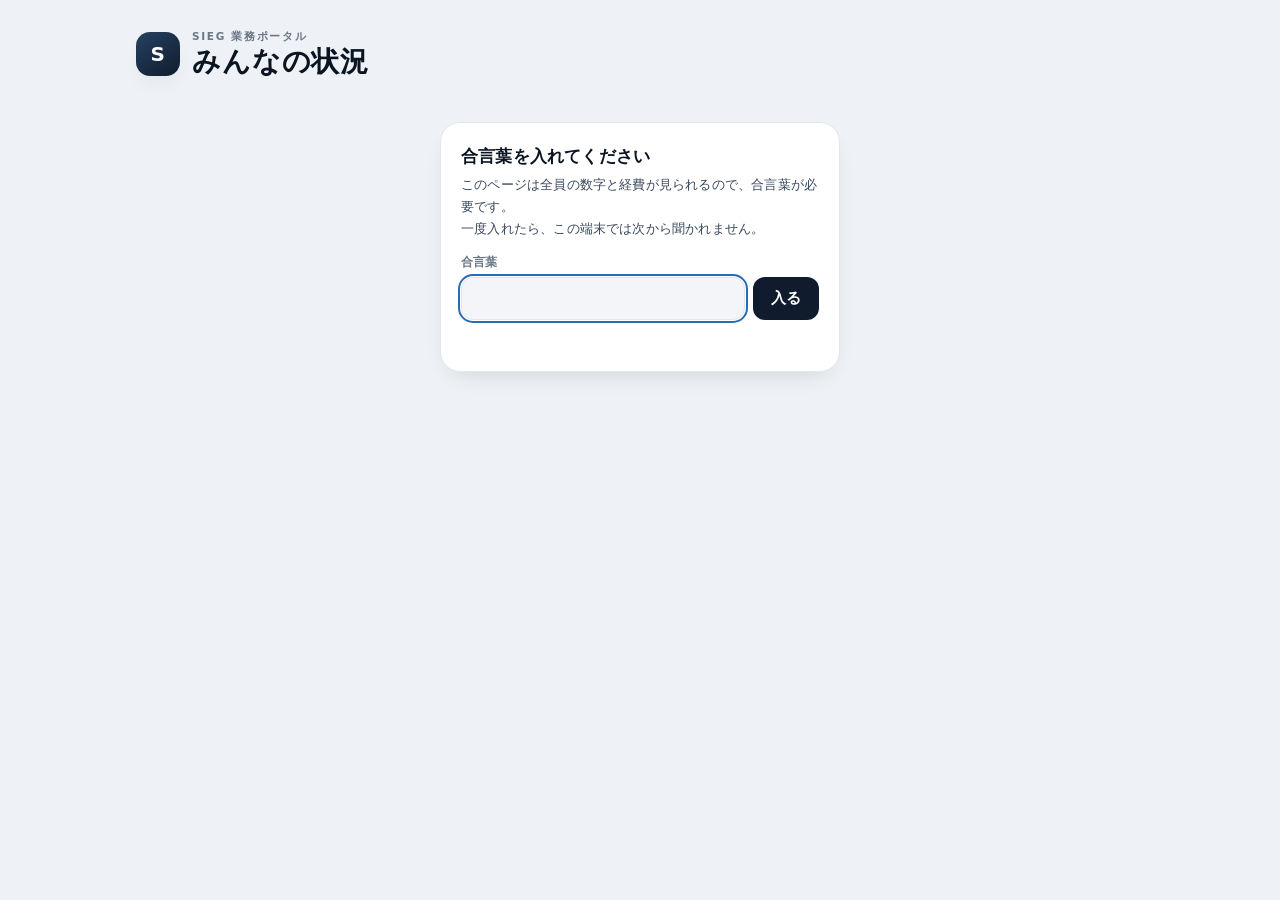
<file: team.html>
<!DOCTYPE html>
<html lang="ja">
<head>
<meta charset="UTF-8">
<meta name="viewport" content="width=device-width, initial-scale=1.0, viewport-fit=cover">
<title>みんなの状況｜Sieg 業務ポータル</title>
<meta name="description" content="今月の獲得・日報の提出・稼働費・経費精算を、全員まとめて見るページ。">
<meta name="theme-color" content="#EEF1F5" media="(prefers-color-scheme: light)">
<meta name="theme-color" content="#0B1017" media="(prefers-color-scheme: dark)">
<link rel="apple-touch-icon" href="icons/apple-touch-icon.png">
<link rel="icon" href="icons/icon-192.png" type="image/png">
<!-- Google（GAS）への接続を先に始めておく（最初の読み込みが少し早くなる） -->
<link rel="preconnect" href="https://script.google.com" crossorigin>
<link rel="preconnect" href="https://script.googleusercontent.com" crossorigin>
<link rel="stylesheet" href="sieg-theme.css">
<!-- 字はスマホの標準の字を使う（Webフォントは読まない＝軽い）。iPhone はヒラギノ、Android は Noto Sans CJK -->
<style>
  /* ───────── このページだけの配色（sieg-theme.css は触らない） ───────── */
  .app {
    --t-bg: #EEF1F5; --t-card: #FFFFFF; --t-sunk: #F3F5F9;
    --t-ink: #0B1522; --t-ink2: #39485A; --t-mute: #6B7787; --t-faint: #9AA4B2;
    --t-hair: #E2E7ED; --t-hair2: #EDF0F4;
    --t-navy1: #101C2E; --t-navy2: #25415F;
    --t-accent: #2B6CB0; --t-green: #177A4C; --t-red: #B3312A; --t-gold: #A9791F;
    --t-green-tint: #E6F2EB; --t-red-tint: #FAEBE9; --t-accent-tint: #E9F0F8; --t-gold-tint: #F8F0DF;
    --t-cat-mnp: #2B6CB0; --t-cat-fix: #177A4C; --t-cat-dev: #A9791F; --t-cat-card: #6B4E9E; --t-cat-new: #8A93A0;
    --t-rank: #AAB3BF; --t-on-dark: #FFFFFF;
    --t-cc: #1F63B5; --t-cc-tint: #E7F0FB; --t-ck: #C2560C; --t-ck-tint: #FCEFE4;   /* 稼働費＝青・経費＝オレンジ（どの画面でも同じ） */
    --t-lift: 0 10px 26px -12px rgba(13,25,42,.16);
    --t-r: 20px; --t-r-sm: 12px;
    --t-font: "Noto Sans JP", "Hiragino Kaku Gothic ProN", "Hiragino Sans", "Yu Gothic", Meiryo, system-ui, sans-serif;
  }
  @media (prefers-color-scheme: dark) {
    .app {
      --t-bg: #0B1017; --t-card: #151C26; --t-sunk: #1B232E;
      --t-ink: #EDF2F8; --t-ink2: #BCC6D2; --t-mute: #8C97A5; --t-faint: #626D7B;
      --t-hair: #26303C; --t-hair2: #1F2731;
      --t-navy1: #1A2B42; --t-navy2: #2E4A6B;
      --t-accent: #7FAEE8; --t-green: #5FC48C; --t-red: #F0847A; --t-gold: #D8AC55;
      --t-green-tint: #14261F; --t-red-tint: #2A1917; --t-accent-tint: #172232; --t-gold-tint: #272015;
      --t-cat-mnp: #7FAEE8; --t-cat-fix: #5FC48C; --t-cat-dev: #D8AC55; --t-cat-card: #A98FD8; --t-cat-new: #9AA3B0;
      --t-rank: #4A5665;
      --t-cc: #82B1EE; --t-cc-tint: #16233A; --t-ck: #F2A066; --t-ck-tint: #2B1E13;
      --t-lift: 0 10px 26px -14px rgba(0,0,0,.5);
    }
    .kpi.hero { border-color: #35506F; }
    .reload { border: 1px solid #35506F; }
  }

  * { box-sizing: border-box; }
  html { -webkit-text-size-adjust: 100%; }
  body { margin: 0; -webkit-tap-highlight-color: transparent; background: #EEF1F5; }
  @media (prefers-color-scheme: dark) { body { background: #0B1017; } }
  button { font: inherit; color: inherit; cursor: pointer; }
  .sieg-back a { font-family: var(--t-font, inherit); }

  .app {
    max-width: 1040px; margin: 0 auto;
    padding: 4px max(16px, env(safe-area-inset-right)) calc(36px + env(safe-area-inset-bottom)) max(16px, env(safe-area-inset-left));
    display: flex; flex-direction: column; gap: 16px;
    background: var(--t-bg); color: var(--t-ink);
    font-family: var(--t-font); font-feature-settings: "palt"; letter-spacing: .012em;
  }
  .num { font-variant-numeric: tabular-nums; }
  .eyebrow { font-size: 10.5px; font-weight: 700; letter-spacing: .16em; text-transform: uppercase; color: var(--t-mute); }

  /* ───────── ヘッダー ───────── */
  .head { display: flex; flex-wrap: wrap; align-items: flex-end; justify-content: space-between; gap: 12px; padding-top: 10px; }
  .brand { display: flex; align-items: center; gap: 12px; min-width: 0; flex: 1 1 230px; }   /* 狭い画面では月の切り替えが次の行へ */
  .mark {
    width: 44px; height: 44px; flex: none; border-radius: 14px; display: grid; place-items: center;
    background: linear-gradient(145deg, var(--t-navy2), var(--t-navy1));
    color: var(--t-on-dark); font-weight: 900; font-size: 20px; letter-spacing: .04em;
    box-shadow: var(--t-lift);
  }
  h1 { margin: 1px 0 0; font-size: clamp(22px, 4.4vw, 28px); font-weight: 900; letter-spacing: .03em; line-height: 1.18; }
  .headr { display: flex; align-items: center; gap: 8px; flex: none; }
  .pill {
    display: inline-flex; align-items: center; min-height: 36px; padding: 0 13px; border-radius: 999px;
    background: var(--t-card); border: 1px solid var(--t-hair); box-shadow: var(--t-lift);
    font-size: 12.5px; font-weight: 800; letter-spacing: .02em; white-space: nowrap;
  }
  .reload {
    min-height: 40px; padding: 0 18px; border-radius: 999px; border: 0;
    background: linear-gradient(145deg, var(--t-navy2), var(--t-navy1)); color: var(--t-on-dark);
    font-size: 13.5px; font-weight: 800; letter-spacing: .04em; box-shadow: var(--t-lift);
    transition: transform .06s, filter .12s;
  }
  .reload:active { filter: brightness(.9); transform: scale(.98); }
  .reload:disabled { opacity: .5; transform: none; filter: none; cursor: default; }
  /* 月の切り替え（‹ 2026年10月 ›） */
  .mnav { display: inline-flex; align-items: center; gap: 4px; }
  .mstep { width: 36px; height: 36px; border-radius: 999px; border: 1px solid var(--t-hair); background: var(--t-card); color: var(--t-ink);
    font: inherit; font-size: 18px; font-weight: 900; line-height: 1; box-shadow: var(--t-lift); cursor: pointer; }
  .mstep:disabled { opacity: .35; cursor: default; }
  .pill.past { background: var(--t-gold-tint); border-color: var(--t-gold); color: var(--t-ink); }
  .sub { font-size: 12px; font-weight: 700; color: var(--t-mute); margin-top: -8px; display: flex; align-items: center; gap: 8px; flex-wrap: wrap; }

  /* ───────── サマリー3枚 ───────── */
  .kpis { display: grid; grid-template-columns: 1.25fr 1fr 1.25fr; gap: 12px; }
  .kpi {
    background: var(--t-card); border: 1px solid var(--t-hair); border-radius: var(--t-r);
    box-shadow: var(--t-lift); padding: 14px 16px 15px; min-width: 0;
  }
  .kpi .k { font-size: 11px; font-weight: 800; letter-spacing: .08em; color: var(--t-mute); }
  .kpi .v { font-size: clamp(24px, 4vw, 30px); font-weight: 900; line-height: 1.1; margin-top: 4px; }
  .kpi .v small { font-size: 12.5px; font-weight: 800; color: var(--t-mute); margin-left: 3px; letter-spacing: 0; }
  .kpi .s { font-size: 11.5px; font-weight: 700; color: var(--t-mute); margin-top: 5px; line-height: 1.55; overflow-wrap: anywhere; }
  .kpi.hero {
    background: linear-gradient(140deg, var(--t-navy2), var(--t-navy1)); border-color: transparent; color: var(--t-on-dark);
  }
  .kpi.hero .k, .kpi.hero .s, .kpi.hero .v small { color: rgba(255,255,255,.72); }
  .kpi.alert { border-color: color-mix(in srgb, var(--t-red) 40%, var(--t-hair)); background: var(--t-red-tint); }
  .kpi.alert .v { color: var(--t-red); }
  .kpi.alert .s { color: var(--t-red); font-weight: 800; }

  /* ───────── 今月の内訳 ───────── */
  .mix { background: var(--t-card); border: 1px solid var(--t-hair); border-radius: var(--t-r); box-shadow: var(--t-lift); padding: 14px 16px 16px; }
  .mix-h { display: flex; align-items: baseline; justify-content: space-between; gap: 10px; }
  .mix-h .t { font-size: 12.5px; font-weight: 800; color: var(--t-mute); }
  .stack { display: flex; height: 10px; border-radius: 999px; overflow: hidden; background: var(--t-sunk); margin-top: 10px; }
  .stack i { display: block; height: 100%; }
  .legend { display: flex; flex-wrap: wrap; gap: 6px 14px; margin-top: 11px; }
  .lg { display: inline-flex; align-items: center; gap: 6px; font-size: 12px; font-weight: 700; color: var(--t-ink2); }
  .lg .dot { width: 9px; height: 9px; border-radius: 3px; flex: none; }
  .lg b { font-weight: 900; color: var(--t-ink); font-variant-numeric: tabular-nums; }

  /* ───────── 並べ替え ───────── */
  .bar { display: flex; align-items: center; gap: 10px; flex-wrap: wrap; }
  /* 見る内容のタブ（スマホだけ。上にくっついて残る） */
  /* スマホもパソコンも、上のタブで1つずつ見せる（全部つなげると縦に長すぎるため） */
  .app[data-view="list"] #shift-wrap, .app[data-view="list"] #shouryu-wrap, .app[data-view="list"] #money-wrap,
  .app:not([data-view="list"]) #kpis, .app:not([data-view="list"]) #mix, .app:not([data-view="list"]) #bar,
  .app:not([data-view="list"]) #tcard, .app:not([data-view="list"]) #state,
  .app[data-view="shift"] #shouryu-wrap, .app[data-view="shift"] #money-wrap,
  .app[data-view="flow"] #shift-wrap, .app[data-view="flow"] #money-wrap,
  .app[data-view="money"] #shift-wrap, .app[data-view="money"] #shouryu-wrap,
  .app:not([data-view="close"]) #close-wrap,
  .app[data-view="close"] #shift-wrap, .app[data-view="close"] #shouryu-wrap, .app[data-view="close"] #money-wrap,
  .app:not([data-view="coach"]) #coach-wrap,
  .app[data-view="coach"] #shift-wrap, .app[data-view="coach"] #shouryu-wrap, .app[data-view="coach"] #money-wrap,
  .app:not([data-view="member"]) #member-wrap,
  .app[data-view="member"] #shift-wrap, .app[data-view="member"] #shouryu-wrap, .app[data-view="member"] #money-wrap { display: none !important; }
  /* 広い画面では、商流の会社ごとのカードを3列に（中身の少ないカードは縦に伸ばさない） */
  #shouryu.srep { align-items: start; }
  @media (min-width: 1100px) { #shouryu.srep { grid-template-columns: repeat(3, minmax(0, 1fr)); } }
  #shouryu-all .brow, #money-sum .brow { grid-template-columns: 7.6em 1fr 6.2em; }
  #money-sum { margin-top: 10px; align-items: start; }
  .lrow .t .fl { margin-left: 6px; }
  .scard .brow.fw { grid-template-columns: 6.6em 1fr 6.2em; }
  .vtabs { display: grid; max-width: 560px; grid-template-columns: repeat(7, 1fr); gap: 3px; padding: 3px; position: sticky; top: 6px; z-index: 6;
    background: color-mix(in srgb, var(--t-sunk) 92%, transparent); -webkit-backdrop-filter: blur(14px); backdrop-filter: blur(14px);
    border: 1px solid var(--t-hair); border-radius: var(--t-r-sm); box-shadow: var(--t-lift); }
  .vtabs button { border: 0; background: none; min-height: 38px; border-radius: 9px; font-size: 13px; font-weight: 800; color: var(--t-mute); }
  .vtabs button[aria-selected="true"] { background: var(--t-card); color: var(--t-ink); box-shadow: 0 1px 3px rgba(13,25,42,.14); }
  .seg { display: inline-flex; padding: 3px; gap: 3px; background: var(--t-sunk); border: 1px solid var(--t-hair); border-radius: var(--t-r-sm); }
  .seg button { border: 0; background: none; min-height: 36px; padding: 0 14px; border-radius: 9px; font-size: 13px; font-weight: 800; color: var(--t-mute); }
  .seg button[aria-pressed="true"] { background: var(--t-card); color: var(--t-ink); box-shadow: 0 1px 3px rgba(13,25,42,.14); }

  /* ───────── 一覧 ───────── */
  .tcard { background: var(--t-card); border: 1px solid var(--t-hair); border-radius: var(--t-r); box-shadow: var(--t-lift); overflow-x: auto; }
  table { width: 100%; border-collapse: separate; border-spacing: 0; }
  th, td { padding: 12px 9px; text-align: right; font-size: 14px; white-space: nowrap; }   /* 12列が枠に収まるように */
  td { border-top: 1px solid var(--t-hair2); }
  thead th {
    position: sticky; top: 0; z-index: 2; background: var(--t-sunk); color: var(--t-mute);
    font-size: 11px; font-weight: 800; letter-spacing: .06em;
  }
  thead th:first-child { border-top-left-radius: var(--t-r); }
  thead th:last-child { border-top-right-radius: var(--t-r); }
  tbody tr:last-child td:first-child { border-bottom-left-radius: var(--t-r); }
  tbody tr:last-child td:last-child { border-bottom-right-radius: var(--t-r); }
  th.c-rank, td.c-rank { text-align: center; padding-left: 14px; padding-right: 6px; width: 48px; }
  th.c-name, td.c-name { text-align: left; }
  td.c-name .who { display: flex; align-items: center; gap: 9px; }
  td.c-name b { font-size: 14.5px; font-weight: 900; display: block; line-height: 1.25; }
  td.c-name small { display: block; font-size: 10.5px; font-weight: 800; letter-spacing: .08em; color: var(--t-mute); margin-top: 1px; }

  .rk { display: inline-grid; place-items: center; width: 27px; height: 27px; border-radius: 9px;
    font-size: 12px; font-weight: 900; font-variant-numeric: tabular-nums; color: #fff; background: var(--t-rank); }
  .rk.r1 { background: linear-gradient(145deg, #EDCB74, #B4831F); color: #2A1D00; }
  .rk.r2 { background: linear-gradient(145deg, #E2E7EC, #9FABB9); color: #212A34; }
  .rk.r3 { background: linear-gradient(145deg, #E3AC7C, #AC6B36); color: #2B1703; }

  .av { width: 32px; height: 32px; flex: none; border-radius: 10px; display: grid; place-items: center;
    font-size: 13px; font-weight: 900; color: #fff; }
  .av.staff { background: linear-gradient(145deg, #27405F, #101C2E); }
  .av.partner { background: linear-gradient(145deg, #1E8A5A, #0F5E3D); }

  .big { font-size: 15px; font-weight: 900; }
  .pt { font-size: 16px; font-weight: 900; letter-spacing: .01em; }
  .mini { display: block; width: 72px; height: 4px; border-radius: 3px; background: var(--t-sunk); margin: 6px 0 0 auto; overflow: hidden; }
  .mini i { display: block; height: 100%; border-radius: 3px; background: var(--t-accent); }
  .mini.pw i { background: linear-gradient(90deg, var(--t-navy2), var(--t-accent)); }
  .dim { color: var(--t-faint); font-weight: 700; }
  .tag { display: inline-block; font-size: 11.5px; font-weight: 800; border-radius: 999px; padding: 4px 10px; min-height: 24px; }
  .tag.ok { background: var(--t-green-tint); color: var(--t-green); }
  .tag.ng { background: var(--t-red-tint); color: var(--t-red); }
  .small { display: block; font-size: 10.5px; font-weight: 700; color: var(--t-mute); margin-top: 3px; white-space: nowrap; }
  .err { font-size: 12px; font-weight: 800; color: var(--t-red); }
  .wait { color: var(--t-faint); font-weight: 800; letter-spacing: .1em; }

  @media (min-width: 841px) and (max-width: 1039px) {
    th, td { padding: 11px 7px; font-size: 13px; }
    .pt { font-size: 15px; }
    td.c-name b { font-size: 13.5px; }
    .av { width: 28px; height: 28px; font-size: 12px; }
  }

  /* ───────── 840px以下：1人1枚のカード ───────── */
  @media (max-width: 840px) {
    /* スマホ：まとめは3枚を横に並べて小さく（縦に積むと長くなるため） */
    .kpis { grid-template-columns: 1fr 1fr 1fr; gap: 8px; }
    .kpi { padding: 10px 10px 11px; border-radius: 14px; }
    .kpi .k { font-size: 10px; letter-spacing: .02em; }
    .kpi .v { font-size: 21px; }
    .kpi .v small { font-size: 10.5px; margin-left: 2px; }
    .kpi .s { font-size: 10px; line-height: 1.45; margin-top: 3px; }
    /* スマホでは一覧の表（#table）だけカードの形に。商流別の表（.stab）はそのまま表で出す */
    #table, #table thead, #table tbody, #table tr, #table td { display: block; }
    .tcard { background: none; border: 0; box-shadow: none; border-radius: 0; overflow: visible; }
    #table thead { display: none; }
    #table tbody { display: flex; flex-direction: column; gap: 10px; }
    #table tr {
      position: relative; background: var(--t-card); border: 1px solid var(--t-hair);
      border-radius: var(--t-r); box-shadow: var(--t-lift);
      display: grid; grid-template-columns: repeat(4, minmax(0, 1fr)); column-gap: 6px; padding: 0 12px 10px;
    }
    /* 使っていない項目（「—」だけ）は出さない */
    #table td:has(> .na:only-child) { display: none; }
    #table td { border: 0; border-top: 0; padding: 7px 0 0; text-align: left; white-space: normal; font-size: 13px; }
    #table tbody tr:last-child td:first-child, #table tbody tr:last-child td:last-child { border-radius: 0; }
    td.c-rank { position: absolute; top: 11px; right: 12px; width: auto; padding: 0; }
    td.c-name { grid-column: 1 / -1; padding: 10px 44px 0 0; }
    td[data-k]::before {
      content: attr(data-k); display: block; font-size: 9.5px; font-weight: 800; letter-spacing: .02em; white-space: nowrap; overflow: hidden; text-overflow: ellipsis;
      color: var(--t-mute); margin-bottom: 3px;
    }
    .mini { width: 100%; max-width: 90px; margin-left: 0; }
    .small { white-space: normal; }
  }

  /* ───────── 経費・稼働費 ───────── */
  .sec { margin: 6px 0 -4px; font-size: 16px; font-weight: 900; letter-spacing: .03em; display: flex; align-items: center; justify-content: space-between; gap: 10px; }
  .sec button { font-size: 12.5px; font-weight: 800; color: var(--t-accent); background: none; border: 0; padding: 8px 2px; min-height: 36px; }
  .money { display: flex; flex-direction: column; gap: 10px; }
  .mcard { background: var(--t-card); border: 1px solid var(--t-hair); border-radius: var(--t-r); box-shadow: var(--t-lift); overflow: hidden; }
  .mcard > summary { list-style: none; cursor: pointer; display: grid; grid-template-columns: 1fr auto; gap: 6px 12px; align-items: center; padding: 13px 16px; }
  .mcard > summary::-webkit-details-marker { display: none; }
  .mcard .mn { display: flex; align-items: center; gap: 9px; min-width: 0; }
  .mcard .mn b { font-size: 14.5px; font-weight: 900; }
  .mcard .mn small { font-size: 10.5px; font-weight: 800; letter-spacing: .08em; color: var(--t-mute); margin-left: 6px; }
  .mcard .mt { font-size: 19px; font-weight: 900; text-align: right; font-variant-numeric: tabular-nums; }
  .mcard .mt::after { content: '›'; display: inline-block; margin-left: 10px; color: var(--t-faint); transition: transform .15s; }
  .mcard[open] .mt::after { transform: rotate(90deg); }
  .mcard .mv { grid-column: 1 / -1; display: flex; flex-wrap: wrap; gap: 6px; }
  .chip { display: inline-flex; align-items: baseline; gap: 5px; font-size: 12px; font-weight: 700; color: var(--t-ink2); background: var(--t-sunk); border-radius: 999px; padding: 4px 11px; }
  .chip b { font-weight: 900; color: var(--t-ink); font-variant-numeric: tabular-nums; }
  .chip.c { background: var(--t-cc-tint); color: var(--t-cc); } .chip.c b { color: var(--t-cc); }
  .chip.k { background: var(--t-ck-tint); color: var(--t-ck); } .chip.k b { color: var(--t-ck); }
  .chip.warn { background: var(--t-gold-tint); color: var(--t-gold); } .chip.warn b { color: var(--t-gold); }
  .mbody { border-top: 1px solid var(--t-hair2); display: grid; grid-template-columns: 1fr 1fr; }
  .mblock { padding: 13px 16px 15px; min-width: 0; }
  .mblock + .mblock { border-left: 1px solid var(--t-hair2); }
  .mblock h3 { margin: 0 0 9px; font-size: 12.5px; font-weight: 900; letter-spacing: .04em; display: flex; justify-content: space-between; gap: 8px; }
  .mblock h3 span { color: var(--t-mute); font-weight: 700; font-size: 11.5px; font-variant-numeric: tabular-nums; }
  .parts { display: flex; flex-wrap: wrap; gap: 6px; margin-bottom: 10px; }
  .bars { display: flex; flex-direction: column; gap: 6px; margin-bottom: 10px; }
  /* ───────── シフト集計（パートナー用シフトの「集計」シートと同じ数え方） ───────── */
  .srep { display: grid; grid-template-columns: 1fr 1fr; gap: 10px; }
  .scard { background: var(--t-card); border: 1px solid var(--t-hair); border-radius: var(--t-r); box-shadow: var(--t-lift); padding: 14px 16px 6px; }
  .scard h3 { margin: 0 0 10px; font-size: 13px; font-weight: 900; color: var(--t-ink2); display: flex; justify-content: space-between; gap: 8px; }
  .scard h3 span { font-weight: 700; color: var(--t-mute); font-size: 12px; }
  .scard .brow { grid-template-columns: 4.5em 1fr 6.2em; font-size: 13px; }
  .scard .brow .bv { text-align: right; }
  .scard .brow .bv small { color: var(--t-mute); font-weight: 700; margin-left: 4px; }
  .scard .brow.zero .bl, .scard .brow.zero .bv { color: var(--t-faint); }
  .snote { font-size: 12.5px; font-weight: 700; color: var(--t-mute); padding: 6px 2px; }
  @media (max-width: 840px) { .srep { grid-template-columns: 1fr; } }
  /* ───────── 商流（会社ごとの稼働日数・稼働費）の表 ───────── */
  .stab { width: 100%; border-collapse: collapse; font-size: 13px; }
  .stab th, .stab td { padding: 7px 4px; white-space: nowrap; text-align: right; font-variant-numeric: tabular-nums; }
  .stab th { font-size: 11px; font-weight: 800; color: var(--t-mute); letter-spacing: .04em; border-bottom: 1px solid var(--t-hair); }
  .stab td:first-child, .stab th:first-child { text-align: left; font-weight: 800; }
  .stab tr + tr td { border-top: 1px solid var(--t-hair2); }
  .stab tr.none td { color: var(--t-mute); }
  .stab tr.sum td { font-weight: 900; border-top: 1px solid var(--t-hair); }
  .stab td.dim { color: var(--t-faint); }
  .scard .who-h { display: flex; align-items: baseline; justify-content: space-between; gap: 10px; margin: 0 0 6px; }
  .scard .who-h b { font-size: 15px; font-weight: 900; }
  .scard .who-h b i { font-style: normal; color: var(--t-mute); font-weight: 800; margin-right: 6px; }
  .scard .who-h span { font-size: 15px; font-weight: 900; font-variant-numeric: tabular-nums; }
  .scard .sub-all { font-size: 11.5px; color: var(--t-mute); font-weight: 700; }
  .brow { display: grid; grid-template-columns: 5.5em 1fr auto; gap: 8px; align-items: center; font-size: 12.5px; }
  .brow .bl { font-weight: 700; overflow: hidden; text-overflow: ellipsis; white-space: nowrap; }
  .brow .bb { height: 8px; background: var(--t-sunk); border-radius: 4px; overflow: hidden; }
  .brow .bb i { display: block; height: 100%; background: var(--t-accent); border-radius: 4px; }
  .brow .bv { font-weight: 800; font-variant-numeric: tabular-nums; }
  .lines { display: flex; flex-direction: column; }
  .lrow { display: grid; grid-template-columns: 3.6em 1fr auto; gap: 8px; padding: 7px 0; border-top: 1px solid var(--t-hair2); font-size: 12.5px; align-items: baseline; }
  .lrow:first-child { border-top: 0; }
  .lrow .d { color: var(--t-mute); font-weight: 800; font-variant-numeric: tabular-nums; }
  .lrow .t { min-width: 0; overflow-wrap: anywhere; }
  .lrow .t small { display: block; color: var(--t-mute); font-size: 11px; }
  .lrow .a { font-weight: 800; font-variant-numeric: tabular-nums; text-align: right; }
  .mempty { font-size: 12.5px; color: var(--t-mute); padding: 6px 0; font-weight: 700; }
  .mblock .src { font-size: 11px; color: var(--t-mute); margin-top: 9px; line-height: 1.6; }
  @media (max-width: 840px) {
    .mbody { grid-template-columns: 1fr; }
    .mblock + .mblock { border-left: 0; border-top: 1px solid var(--t-hair2); }
  }

  .note { font-size: 12px; color: var(--t-mute); line-height: 1.75; margin: 2px 0 0; }

  /* ───────── 読み込み中・エラー ───────── */
  .state { display: flex; flex-direction: column; align-items: center; justify-content: center; gap: 12px;
    padding: 56px 16px; color: var(--t-mute); font-size: 13.5px; font-weight: 800; text-align: center; line-height: 1.7; }
  .state-skel { align-self: stretch; }
  .state-skel[hidden] { display: none; }
  .spin { width: 22px; height: 22px; border-radius: 50%; border: 2.5px solid var(--t-hair); border-top-color: var(--t-accent); animation: sg-spin .7s linear infinite; }
  @keyframes sg-spin { to { transform: rotate(360deg); } }
  .state[hidden], .kpis[hidden], .tcard[hidden], .bar[hidden], .mix[hidden] { display: none; }

  @media (prefers-reduced-motion: reduce) {
    .spin { animation: none; }
    .reload, .mcard .mt::after { transition: none; }
  }
  /* ───────── 入口の合言葉 ───────── */
  .app.locked > :not(.head):not(.gate):not([data-sieg-back]):not(.sieg-back) { display: none !important; }
  .app.locked .headr { visibility: hidden; }
  .gate { max-width: 400px; margin: 28px auto 0; background: var(--t-card); border: 1px solid var(--t-hair); border-radius: var(--t-r);
    box-shadow: var(--t-lift); padding: 22px 20px 20px; box-sizing: border-box; width: 100%; }
  .gate[hidden] { display: none; }
  .gate h2 { margin: 0 0 6px; font-size: 17px; font-weight: 900; color: var(--t-ink); }
  .gate p { margin: 0 0 14px; font-size: 13px; line-height: 1.7; color: var(--t-ink2); }
  .gate label { display: block; font-size: 12px; font-weight: 700; color: var(--t-mute); margin-bottom: 6px; }
  .gate .row { display: flex; gap: 8px; }
  .gate input { flex: 1; min-width: 0; font: inherit; font-size: 16px; padding: 11px 12px; border-radius: var(--t-r-sm);
    border: 1px solid var(--t-hair); background: var(--t-sunk); color: var(--t-ink); }
  .gate input:focus { outline: 2px solid var(--t-accent); outline-offset: 1px; }
  .gate button { font: inherit; font-weight: 900; font-size: 15px; padding: 0 18px; border: 0; border-radius: var(--t-r-sm);
    background: var(--t-navy1); color: var(--t-on-dark); cursor: pointer; }
  .gate button:disabled { opacity: .55; cursor: default; }
  .gate .msg { min-height: 1.6em; margin: 10px 0 0; font-size: 13px; font-weight: 700; color: var(--t-red); }
  /* ───────── 1人の詳しい画面（名前を押すと開く。パソコンは右から、スマホは下から） ───────── */
  #rows tr[data-row], #shift-rep .brow[data-name], #shouryu tr[data-name] { cursor: pointer; }
  #rows tr[data-row]:hover td { background: var(--t-sunk); }
  #shift-rep .brow[data-name]:hover .bl, #shouryu tr[data-name]:hover td:first-child { text-decoration: underline; text-underline-offset: 3px; }
  .open-mark { color: var(--t-faint); font-weight: 900; margin-left: 4px; }
  .pd-bg { position: fixed; inset: 0; z-index: 60; background: rgba(8,13,21,.45); display: flex; justify-content: flex-end; }
  .pd-bg[hidden] { display: none; }
  .pd { background: var(--t-bg); width: min(560px, 100%); height: 100%; overflow-y: auto; overscroll-behavior: contain;
    padding: 0 16px 40px; box-shadow: -12px 0 32px rgba(0,0,0,.25); display: flex; flex-direction: column; gap: 12px; }
  @media (max-width: 840px) {
    .pd-bg { align-items: flex-end; }
    .pd { height: 92vh; border-radius: 20px 20px 0 0; }
  }
  .pd-h { position: sticky; top: 0; z-index: 2; background: var(--t-bg); display: flex; align-items: center; gap: 10px; padding: 14px 0 10px; }
  .pd-h .av { width: 40px; height: 40px; border-radius: 12px; display: grid; place-items: center; font-weight: 900; color: #fff; background: var(--t-navy1); flex: none; }
  .pd-h .av.partner { background: var(--t-green); }
  .pd-h b { font-size: 19px; font-weight: 900; display: block; line-height: 1.2; }
  .pd-h small { font-size: 11.5px; font-weight: 800; color: var(--t-mute); letter-spacing: .04em; }
  .pd-h .x { margin-left: auto; width: 40px; height: 40px; border-radius: 999px; border: 1px solid var(--t-hair); background: var(--t-card); color: var(--t-ink); font-size: 20px; font-weight: 900; cursor: pointer; }
  .pd .scard { padding-bottom: 12px; }

  /* ───────── メンバー（名簿を直す） ───────── */
  .mem-group { font-size: 12px; font-weight: 900; color: var(--t-mute); letter-spacing: .04em; margin: 14px 4px 6px; }
  .mem-list { background: var(--t-card); border: 1px solid var(--t-hair); border-radius: var(--t-r); box-shadow: var(--t-lift); }
  .mem-row { display: flex; align-items: center; gap: 12px; padding: 12px 14px; min-height: 64px; }
  .mem-row + .mem-row { border-top: 1px solid var(--t-hair2); }
  .mem-row .av { width: 38px; height: 38px; border-radius: 12px; display: grid; place-items: center; font-weight: 900; color: #fff; background: var(--t-navy2); flex: none; }
  .mem-row .av.partner { background: var(--t-green); }
  .mem-row.off .av { background: var(--t-faint); }
  .mem-main { flex: 1; min-width: 0; }
  .mem-main b { font-size: 16px; font-weight: 900; }
  .mem-main b small { font-size: 12px; font-weight: 700; color: var(--t-mute); margin-left: 6px; }
  .mem-tags { display: flex; flex-wrap: wrap; gap: 4px; margin-top: 4px; }
  .mem-tags span { font-size: 11.5px; font-weight: 800; padding: 2px 8px; border-radius: 999px; background: var(--t-sunk); color: var(--t-ink2); }
  .mem-tags .c-docomo { background: var(--sg-docomo); color: #fff; } .mem-tags .c-au { background: var(--sg-au); color: #fff; } .mem-tags .c-Softbank { background: var(--sg-softbank); color: #fff; }
  .mem-tags .none { background: none; color: var(--t-faint); padding-left: 0; }
  .mem-edit { flex: none; min-height: 40px; padding: 0 14px; border-radius: 10px; border: 1px solid var(--t-hair); background: var(--t-card); color: var(--t-accent); font-weight: 800; font-size: 13.5px; cursor: pointer; }
  .mem-tools { display: flex; align-items: center; gap: 10px; flex-wrap: wrap; margin: 6px 0 8px; }
  .mem-tools .snote { margin: 0; }
  .cl-dot { display: inline-block; width: 10px; height: 10px; border-radius: 3px; margin-right: 4px; vertical-align: -1px; }
  .mem-tags .addr { max-width: 100%; overflow: hidden; text-overflow: ellipsis; white-space: nowrap; }
  .mem-tags .warn { color: var(--t-gold, #8A5A00); border-color: currentColor; }
  .mem-add { min-height: 40px !important; padding: 0 14px !important; border-radius: 10px; background: var(--t-navy2) !important; color: #fff !important; }
  .mem-hid { margin-top: 14px; }
  .mem-hid summary { cursor: pointer; font-size: 13px; font-weight: 800; color: var(--t-mute); padding: 8px 4px; }
  .mem-banner { display: flex; align-items: center; justify-content: space-between; gap: 10px; margin-top: 10px; padding: 10px 14px; border-radius: 12px; background: var(--t-cc-tint); color: var(--t-ink); font-size: 13px; font-weight: 700; }
  .mem-banner button { flex: none; min-height: 36px; padding: 0 12px; border-radius: 9px; border: 0; background: var(--t-navy2); color: #fff; font-weight: 800; }
  .mf { display: flex; flex-direction: column; gap: 14px; padding-bottom: 8px; }
  .mf label, .mf .lb { display: block; font-size: 12.5px; font-weight: 800; color: var(--t-mute); margin: 0 2px 6px; }
  .mf input[type="text"] { width: 100%; min-height: 46px; padding: 0 12px; border-radius: 12px; border: 1px solid var(--t-hair); background: var(--t-card); color: var(--t-ink); font-size: 16px; font-family: inherit; }
  .mf input[disabled] { background: var(--t-sunk); color: var(--t-mute); }
  .mf .help { font-size: 12px; color: var(--t-mute); margin: 5px 2px 0; font-weight: 600; }
  .mf .seg2 { display: flex; flex-wrap: wrap; gap: 6px; }
  .mf .seg2 button { min-height: 42px; padding: 0 14px; border-radius: 11px; border: 1px solid var(--t-hair); background: var(--t-card); color: var(--t-ink); font-weight: 800; font-size: 14px; cursor: pointer; }
  .mf .seg2 button[aria-pressed="true"] { background: var(--t-navy2); border-color: var(--t-navy2); color: #fff; }
  .mf .seg2 button[aria-pressed="true"][data-v="docomo"] { background: var(--sg-docomo); border-color: var(--sg-docomo); }
  .mf .seg2 button[aria-pressed="true"][data-v="au"] { background: var(--sg-au); border-color: var(--sg-au); }
  .mf .seg2 button[aria-pressed="true"][data-v="Softbank"] { background: var(--sg-softbank); border-color: var(--sg-softbank); }
  .mf .chk { display: flex; align-items: center; gap: 10px; min-height: 46px; padding: 0 12px; border-radius: 12px; border: 1px solid var(--t-hair); background: var(--t-card); font-size: 15px; font-weight: 800; color: var(--t-ink); margin: 0 0 6px; cursor: pointer; }
  .mf .chk input { width: 20px; height: 20px; accent-color: var(--t-navy2); }
  .mf .chk small { margin-left: auto; font-size: 11.5px; color: var(--t-mute); font-weight: 700; }
  .mf .acts { display: flex; gap: 8px; }
  .mf .acts button { flex: 1; min-height: 48px; border-radius: 12px; font-weight: 900; font-size: 15px; cursor: pointer; border: 1px solid var(--t-hair); background: var(--t-card); color: var(--t-ink); }
  .mf .acts .go { background: var(--t-navy2); border-color: var(--t-navy2); color: #fff; }
  .mf .acts .go:disabled { opacity: .6; }
  .mf .off-btn { min-height: 44px; border-radius: 12px; border: 1px solid var(--t-hair); background: none; color: var(--t-red); font-weight: 800; font-size: 14px; cursor: pointer; }
  .mf .msg { font-size: 13px; font-weight: 800; color: var(--t-red); min-height: 1em; }
  .todo { background: var(--t-card); border: 1px solid var(--t-hair); border-radius: 14px; padding: 12px 14px; }
  .todo h4 { margin: 0 0 8px; font-size: 14px; font-weight: 900; }
  .todo ol { margin: 0; padding-left: 1.3em; font-size: 13.5px; line-height: 1.6; }
  .todo li + li { margin-top: 6px; }
  .todo code { font-size: 12.5px; background: var(--t-sunk); padding: 1px 5px; border-radius: 5px; }
  .pd-kp { display: grid; grid-template-columns: repeat(3, minmax(0, 1fr)); gap: 8px; }
  .pd-kp div { background: var(--t-card); border: 1px solid var(--t-hair); border-radius: 14px; padding: 10px 12px; }
  .pd-kp small { display: block; font-size: 10.5px; font-weight: 800; color: var(--t-mute); }
  .pd-kp b { font-size: 19px; font-weight: 900; font-variant-numeric: tabular-nums; }
  .pd-kp b i { font-style: normal; font-size: 11px; color: var(--t-mute); margin-left: 2px; }
  .pd-li { display: grid; grid-template-columns: auto 1fr auto; gap: 2px 10px; align-items: baseline; padding: 8px 0; border-top: 1px solid var(--t-hair2); font-size: 13px; }
  .pd-li:first-of-type { border-top: 0; }
  .pd-li.nod { grid-template-columns: 1fr auto; }
  .pd-li .d { font-weight: 800; color: var(--t-mute); font-variant-numeric: tabular-nums; min-width: 3.2em; }
  .pd-li .t { font-weight: 800; min-width: 0; overflow-wrap: anywhere; }
  .pd-li .t small { display: block; font-weight: 700; color: var(--t-mute); font-size: 11.5px; }
  .pd-li .a { font-weight: 900; font-variant-numeric: tabular-nums; text-align: right; }
  /* 課題（パートナーごとのアドバイスの記録） */
  .co-list { display: grid; gap: 12px; margin-top: 12px; }
  .co-card { padding: 14px 16px 10px; }
  .co-h { display: flex; align-items: center; gap: 10px; flex-wrap: wrap; }
  .co-h .av { width: 34px; height: 34px; border-radius: 50%; display: grid; place-items: center; background: var(--t-green); color: #fff; font-weight: 900; flex: none; }
  .co-h b { font-size: 16px; font-weight: 900; }
  .co-h small { display: block; font-size: 11.5px; font-weight: 700; color: var(--t-mute); }
  .co-pr { margin-left: auto; display: flex; gap: 4px; flex-wrap: wrap; }
  .co-pr span { font-size: 11.5px; font-weight: 800; border-radius: 999px; padding: 2px 9px; font-variant-numeric: tabular-nums; }
  .co-pr .ok { background: var(--t-green-tint); color: var(--t-green); }
  .co-pr .ng { background: var(--t-red-tint); color: var(--t-red); }
  .co-pr .na { background: var(--t-sunk); color: var(--t-mute); }
  .co-sec { margin-top: 10px; font-size: 11.5px; font-weight: 900; color: var(--t-ink2); letter-spacing: .04em; }
  .co-li { display: grid; grid-template-columns: 3.2em 1fr; gap: 8px; padding: 6px 0; border-top: 1px solid var(--t-hair2); font-size: 13px; line-height: 1.6; }
  .co-li:first-of-type { border-top: 0; }
  .co-li .d { font-weight: 800; color: var(--t-mute); font-variant-numeric: tabular-nums; }
  .co-li .r { display: inline-block; margin-left: 6px; font-size: 11px; font-weight: 900; border-radius: 999px; padding: 0 7px; }
  .co-li .r.ok { background: var(--t-green-tint); color: var(--t-green); }
  .co-li .r.ng { background: var(--t-red-tint); color: var(--t-red); }
  .co-li .r.na { background: var(--t-sunk); color: var(--t-mute); }
  .co-ai { margin-top: 10px; }
  .co-ai .mem-edit { width: 100%; }
  .co-sum { display: grid; gap: 8px; padding: 11px 12px; border-radius: 12px; background: var(--t-accent-tint); font-size: 13px; line-height: 1.6; }
  .co-sum b { display: block; font-size: 11px; font-weight: 900; color: var(--t-accent); }
  .co-sum small { font-size: 11px; color: var(--t-mute); font-weight: 700; }
  .co-msg { font-size: 12.5px; font-weight: 700; color: var(--t-red); padding: 6px 0; }
  .pd-empty { font-size: 12.5px; font-weight: 700; color: var(--t-mute); padding: 4px 0; }
  .fl { display: inline-block; margin-left: 6px; padding: 0 7px; border-radius: 999px; font-size: 10.5px; font-weight: 800; color: #fff; background: var(--fc, #64748B); vertical-align: 1px; }
  .fl.other { background: var(--t-sunk); color: var(--t-mute); }
  /* シフトのカレンダー（日ごとに取引先の色） */
  .cal { display: grid; grid-template-columns: repeat(7, minmax(0, 1fr)); gap: 4px; }
  .cal .wd { font-size: 10.5px; font-weight: 800; color: var(--t-mute); text-align: center; padding-bottom: 2px; }
  .cal .wd:nth-child(7), .cal .cd.sun .n { color: var(--t-red); } .cal .wd:nth-child(6), .cal .cd.sat .n { color: var(--t-accent); }
  .cal .cd { position: relative; height: clamp(40px, 11vw, 50px); border-radius: 8px; background: transparent; box-shadow: inset 0 0 0 1px var(--t-hair2); display: flex; flex-direction: column; align-items: center; justify-content: center; gap: 1px; min-width: 0; }
  .cal .cd .n { font-size: 11.5px; font-weight: 800; color: var(--t-faint); font-variant-numeric: tabular-nums; }
  .cal .cd .f { font-size: 9px; font-weight: 900; letter-spacing: -.04em; max-width: 100%; overflow: hidden; white-space: nowrap; }
  /* 開催場所（シフトの GAS が返すとき）。長い場所は「…」で切って、押すと下に全部出す */
  .cal.has-place .cd { height: clamp(50px, 14vw, 60px); }
  .cal .cd .p { font-size: 8.5px; font-weight: 700; letter-spacing: -.04em; max-width: 100%; padding: 0 2px; box-sizing: border-box; overflow: hidden; white-space: nowrap; text-overflow: ellipsis; opacity: .92; }
  .cal .cd.on .p { color: #fff; }
  .cal .cd.on { cursor: pointer; }
  .cal .cd.pick { outline: 2px solid var(--t-ink); outline-offset: 1px; }
  .cal-day { margin-top: 8px; padding: 8px 10px; border-radius: 10px; background: var(--t-sunk, rgba(0,0,0,.04)); font-size: 13px; font-weight: 800; color: var(--t-ink); }
  .cal-day small { margin-left: 6px; font-weight: 700; color: var(--t-ink2); }
  /* 連絡先：押すと電話・メール */
  .ct-row { text-decoration: none; color: inherit; }
  .ct-row .t { font-variant-numeric: tabular-nums; }
  .ct-go { font-size: 12px; font-weight: 800; color: var(--t-accent); border: 1px solid currentColor; border-radius: 999px; padding: 3px 10px; }
  .cal .cd.on { background: var(--fc, #64748B); box-shadow: none; }
  .cal .cd.on .n, .cal .cd.on .f { color: #fff !important; }
  .cal .cd.today { box-shadow: inset 0 0 0 2px var(--t-ink); }
  .cal .cd .nip { position: absolute; top: 3px; right: 4px; width: 6px; height: 6px; border-radius: 50%; background: var(--t-gold); box-shadow: 0 0 0 1.5px var(--t-card); }
  .cal-lg { display: flex; flex-wrap: wrap; gap: 6px 10px; margin-top: 10px; font-size: 12px; font-weight: 800; color: var(--t-ink2); }
  .cal-lg i { display: inline-block; width: 10px; height: 10px; border-radius: 3px; background: var(--fc); margin-right: 4px; vertical-align: -1px; }
  .cal-lg .nipk i { border-radius: 50%; background: var(--t-gold); }
  /* ───────── 色の決まり：稼働費＝青・経費＝オレンジ／取引先ごとの色（カレンダー・グラフ・タグで同じ） ───────── */
  .cc { color: var(--t-cc) !important; } .ck { color: var(--t-ck) !important; }
  th.hc { color: var(--t-cc); } th.hk { color: var(--t-ck); }
  .kpi.warn .v { color: var(--t-gold); }
  .kpi.kc .v { color: var(--t-cc); } .kpi.kk .v { color: var(--t-ck); }
  .kpi.kc { box-shadow: inset 0 3px 0 var(--t-cc), var(--t-lift); } .kpi.kk { box-shadow: inset 0 3px 0 var(--t-ck), var(--t-lift); }
  .mblock.bc h3, .scard.pc h3 { color: var(--t-cc); } .mblock.bk h3, .scard.pk h3 { color: var(--t-ck); }
  .mblock.bc .lrow .a, .scard.pc .pd-li .a { color: var(--t-cc); } .mblock.bk .lrow .a, .scard.pk .pd-li .a { color: var(--t-ck); }
  .bars.ck .bb i { background: var(--t-ck); }
  .fdot { display: inline-block; width: 9px; height: 9px; border-radius: 3px; background: var(--fc); margin-right: 6px; vertical-align: 0; flex: none; }
  .bb.stk { display: flex; } .bb.stk i { border-radius: 0; flex: none; }
  .bb.stk i:first-child { border-radius: 4px 0 0 4px; } .bb.stk i:last-child { border-radius: 0 4px 4px 0; } .bb.stk i:only-child { border-radius: 4px; }
  /* まだ獲得がない人は少し薄く（動いている人に目が行くように） */
  #rows tr.zero .c-name b, #rows tr.zero .av, #rows tr.zero .rk { opacity: .5; }
  #rows tr.zero td[data-k="戦闘力"] .pt { color: var(--t-faint); }
  @media (max-width: 840px) { #table tr.zero { background: color-mix(in srgb, var(--t-card) 55%, var(--t-sunk)); box-shadow: none; } }
  /* スマホの「ぎゅっと」表示：1人1行（獲得・戦闘力・日報だけ。押すと詳しい画面） */
  .dense-seg { display: none; }
  @media (max-width: 840px) {
    .dense-seg { display: inline-flex; margin-left: auto; }
    .app.dense #table tbody { gap: 0; background: var(--t-card); border: 1px solid var(--t-hair); border-radius: var(--t-r); box-shadow: var(--t-lift); overflow: hidden; }
    .app.dense #table tr { display: grid; grid-template-columns: 28px minmax(0, 1fr) 3.4em 4.6em 4.8em; align-items: center; column-gap: 8px;
      border: 0; border-radius: 0; box-shadow: none; padding: 9px 12px; border-top: 1px solid var(--t-hair2); }
    .app.dense #table tr:first-child { border-top: 0; }
    .app.dense #table tr.zero { background: color-mix(in srgb, var(--t-card) 50%, var(--t-sunk)); }
    .app.dense #table td { padding: 0; }
    .app.dense #table td[data-k]:not(.dz) { display: none; }
    .app.dense #table td[data-k]::before { content: none; }
    .app.dense td.c-rank { position: static; }
    .app.dense td.c-rank .rk { width: 24px; height: 24px; font-size: 11px; border-radius: 8px; }
    .app.dense td.c-name { grid-column: auto; padding: 0; min-width: 0; }
    .app.dense td.c-name small { display: none; }
    .app.dense td.c-name b { font-size: 14px; overflow: hidden; text-overflow: ellipsis; white-space: nowrap; }
    .app.dense td.c-name .av { width: 26px; height: 26px; font-size: 11px; border-radius: 8px; }
    .app.dense td.dz { text-align: right; }
    .app.dense td.dz .mini, .app.dense td.dz .small { display: none; }
    .app.dense td[data-k="戦闘力"] .pt { font-size: 14px; }
    .app.dense td[data-k="戦闘力"] .pt::after { content: 'pt'; font-size: 10px; color: var(--t-mute); margin-left: 1px; }
    .app.dense td.dz .tag { font-size: 10.5px; padding: 3px 8px; min-height: 0; }
    .app.dense td.dz .big { font-size: 14px; }
  }
  /* 詳しい画面の上：キャラとランク */
  .pd-fig { position: relative; width: 58px; height: 58px; border-radius: 16px; flex: none; display: grid; place-items: center; overflow: hidden;
    background: radial-gradient(circle at 50% 35%, #36557A, #101C2E 75%); color: #fff; font-weight: 900; font-size: 20px; }
  .pd-fig.partner { background: radial-gradient(circle at 50% 35%, #2C9B69, #0D4F33 75%); }
  .pd-fig img { position: absolute; inset: 4px 4px 0; width: calc(100% - 8px); height: calc(100% - 4px); object-fit: contain; object-position: bottom; filter: drop-shadow(2px 3px 0 rgba(0,0,0,.35)); }
  .pd-fig.has b { display: none; }
  .pd-nm { display: flex; align-items: center; gap: 8px; }
  .pd-rank { display: inline-grid; place-items: center; width: 26px; height: 26px; border-radius: 8px; font-size: 14px; font-weight: 900; color: #2A1D00; flex: none; }
  .pd-rank.rS { background: linear-gradient(135deg, #FFF0A8, #FFC93C 45%, #FF7A45 75%, #C69CFF); }
  .pd-rank.rA { background: linear-gradient(135deg, #FFE0A0, #FF8A3D); }
  .pd-rank.rB { background: #D3DBEA; color: #212A34; }
  .pd-rank.rC { background: #C98A55; color: #2B1703; }
  .pd-kp em { display: block; font-style: normal; font-size: 10.5px; font-weight: 800; color: var(--t-mute); margin-top: 1px; }
  /* ───────── 締めチェック（月末にまだの人を探す）・不具合 ───────── */
  .sec-acts { display: inline-flex; gap: 2px; }
  .sec-acts button, #err-reload { font-size: 12.5px; font-weight: 800; color: var(--t-accent); background: none; border: 0; padding: 8px 6px; min-height: 36px; }
  .close-card table { width: 100%; border-collapse: collapse; font-size: 13px; }
  .close-card th, .close-card td { padding: 8px 4px; text-align: left; vertical-align: top; }
  .close-card th { font-size: 11px; font-weight: 800; color: var(--t-mute); border-bottom: 1px solid var(--t-hair); white-space: nowrap; }
  .close-card tr + tr td { border-top: 1px solid var(--t-hair2); }
  .close-card td.nm { font-weight: 900; white-space: nowrap; }
  .close-card .ok { color: var(--t-green); font-weight: 900; }
  .close-card .ng { color: var(--t-red); font-weight: 900; }
  .close-card .na { color: var(--t-faint); }
  .close-card td small { display: block; font-size: 11px; color: var(--t-mute); font-weight: 700; margin-top: 1px; line-height: 1.4; }
  .close-card .allok { padding: 12px 2px; font-size: 14px; font-weight: 900; color: var(--t-green); }
  .close-acts { display: flex; gap: 8px; margin-top: 10px; flex-wrap: wrap; }
  .close-acts .ca { flex: 1 1 40%; min-height: 44px; border-radius: 12px; border: 1px solid var(--t-hair); background: var(--t-card); color: var(--t-ink); font-size: 14px; font-weight: 800; }
  .close-acts .ca.hot { background: var(--t-navy1); border-color: var(--t-navy1); color: #fff; }
  .close-acts .ca.armed { background: var(--t-red); border-color: var(--t-red); }
  .close-acts .ca:disabled { opacity: .5; }
  .err-row { padding: 9px 2px; border-top: 1px solid var(--t-hair2); font-size: 12.5px; }
  .err-row:first-child { border-top: 0; }
  .err-row b { font-weight: 900; }
  .err-row small { display: block; color: var(--t-mute); font-weight: 700; margin-top: 2px; }
</style>
</head>
<body>
<div class="app locked">
  <div data-sieg-back></div>

  <header class="head">
    <div class="brand">
      <div class="mark" aria-hidden="true">S</div>
      <div>
        <div class="eyebrow">Sieg 業務ポータル</div>
        <h1>みんなの状況</h1>
      </div>
    </div>
    <div class="headr">
      <div class="mnav" role="group" aria-label="見る月">
        <button type="button" class="mstep" id="m-prev" aria-label="前の月">‹</button>
        <span class="pill num" id="month-pill" aria-live="polite">—</span>
        <button type="button" class="mstep" id="m-next" aria-label="次の月">›</button>
      </div>
      <button type="button" class="reload" id="reload">更新</button>
    </div>
  </header>
  <form class="gate" id="gate" hidden>
    <h2>合言葉を入れてください</h2>
    <p>このページは全員の数字と経費が見られるので、合言葉が必要です。<br>一度入れたら、この端末では次から聞かれません。</p>
    <label for="gate-pass">合言葉</label>
    <div class="row">
      <input type="password" id="gate-pass" autocomplete="current-password" required>
      <button type="submit" id="gate-go">入る</button>
    </div>
    <p class="msg" id="gate-msg" role="alert"></p>
  </form>
  <div class="sub" id="sub">読み込み中…</div>

  <nav class="vtabs" id="vtabs" role="tablist" aria-label="見る内容">
    <button type="button" role="tab" data-view="list" aria-selected="true">一覧</button>
    <button type="button" role="tab" data-view="shift" aria-selected="false">シフト</button>
    <button type="button" role="tab" data-view="flow" aria-selected="false">商流</button>
    <button type="button" role="tab" data-view="money" aria-selected="false">経費</button>
    <button type="button" role="tab" data-view="close" aria-selected="false">締め</button>
    <button type="button" role="tab" data-view="coach" aria-selected="false">課題</button>
    <button type="button" role="tab" data-view="member" aria-selected="false">名簿</button>
  </nav>

  <section class="kpis" id="kpis" hidden></section>

  <section class="mix" id="mix" hidden>
    <div class="mix-h"><span class="eyebrow" id="mix-title">今月の内訳</span><span class="t num" id="mix-total"></span></div>
    <div class="stack" id="stack"></div>
    <div class="legend" id="legend"></div>
  </section>

  <div class="bar" id="bar" hidden>
    <div class="seg" role="group" aria-label="並べ方">
      <button type="button" data-sort="roster" aria-pressed="true">名簿順</button>
      <button type="button" data-sort="power" aria-pressed="false">戦闘力順</button>
    </div>
    <div class="seg dense-seg" role="group" aria-label="スマホの見え方">
      <button type="button" data-dense="1" aria-pressed="true">ぎゅっと</button>
      <button type="button" data-dense="0" aria-pressed="false">くわしく</button>
    </div>
  </div>

  <div class="state" id="state"><span class="spin" aria-hidden="true" hidden></span>
    <div class="sg-skel-wrap state-skel" id="state-skel" aria-busy="true" aria-label="読み込み中"><div class="sg-skel card"></div><div class="sg-skel card"></div><div class="sg-skel card"></div></div>
    <span id="state-msg"></span></div>

  <div class="tcard" id="tcard" hidden>
    <table id="table">
      <thead>
        <tr>
          <th class="c-rank">#</th><th class="c-name">名前</th><th>獲得</th><th>戦闘力</th><th>MNP</th><th>固定</th>
          <th id="th-nip-today">日報（今日）</th><th id="th-nip-month">日報（今月）</th><th class="hc">稼働費 入力</th><th class="hc">稼働費 金額</th><th class="hk">経費 件数</th><th class="hk">経費 金額</th>
        </tr>
      </thead>
      <tbody id="rows"></tbody>
    </table>
  </div>

  <div id="shift-wrap" hidden>
    <div class="sec"><span id="shift-title">シフト集計</span></div>
    <div class="kpis" id="shift-kpis" style="margin-top:12px"></div>
    <div class="srep" id="shift-rep" style="margin-top:10px"></div>
    <div class="snote" id="shift-note" hidden></div>
  </div>

  <div id="shouryu-wrap" hidden>
    <div class="sec"><span id="shouryu-title">商流（会社ごとの稼働）</span></div>
    <div class="scard" id="shouryu-all" style="margin-top:12px"></div>
    <div class="srep" id="shouryu" style="margin-top:10px"></div>
    <div class="snote" id="shouryu-note"></div>
  </div>

  <div id="close-wrap">
    <div class="sec"><span id="close-title">締めチェック</span></div>
    <div class="scard close-card" id="close-card" style="margin-top:12px"><div class="snote">読み込み中…</div></div>
    <div class="close-acts">
      <button type="button" class="ca" id="close-copy">声かけの文をコピー</button>
      <button type="button" class="ca hot" id="close-send">Discordで声をかける</button>
    </div>
    <div class="snote" id="close-msg" aria-live="polite"></div>
    <div class="sec" style="margin-top:18px"><span>最近の不具合（7日）</span><button type="button" id="err-reload">読み直す</button></div>
    <div class="scard" id="err-card" style="margin-top:12px"><div class="snote">—</div></div>
  </div>

  <div id="money-wrap" hidden>
    <div class="sec"><span id="money-title">経費</span><button type="button" id="open-all">すべて開く</button></div>
    <div class="kpis" id="money-kpis" style="margin-top:12px"></div>
    <div class="srep" id="money-sum"></div>
    <div class="money" id="money" style="margin-top:10px"></div>
    <div class="snote" id="money-note">経費は、交通費（稼働費）と経費精算を足したものです。交通費の商流はその日のその人のシフトの取引先、経費精算の商流は1件ずつ選んだものです（選んでいない分は「商流未選択」。経費精算の履歴から、前の月の分もあとから選べます）。</div>
  </div>

  <div id="coach-wrap">
    <div class="sec"><span>パートナーの課題</span><button type="button" class="mem-add" id="coach-reload">読み直す</button></div>
    <div class="snote">ぼのぼのが日報に返したアドバイス（直近45日・1人10回分まで）をまとめています。面談の前に見る用です。<br>
      「約束」は、日報に本人が書いた「次は〜する」を、次の日報でできたか見たものです。</div>
    <div class="co-list" id="coach-list"><div class="snote">読み込み中…</div></div>
  </div>

  <div id="member-wrap">
    <div class="sec"><span>名簿（メンバー）</span><button type="button" class="mem-add" id="mem-add">＋ 人を追加</button></div>
    <div class="snote" id="mem-src" aria-live="polite"></div>
    <div class="mem-banner" id="mem-banner" hidden><span>名簿を直しました。上の一覧などに出すには開き直してください。</span><button type="button" id="mem-reload">開き直す</button></div>
    <div id="mem-list"></div>
    <details class="mem-hid" id="mem-hid-box" hidden><summary id="mem-hid-sum">外した人</summary><div class="mem-list" id="mem-hid"></div></details>
    <p class="snote" style="margin-top:12px">ここで直すと、ポータルと各ツールの名前の一覧が変わります（各自が次に開いたときから。遅くても10分ほど）。<br>
      外しても、これまでの日報・獲得・稼働費・経費の記録は消えません。名前はあとから変えられないので、変えたいときは外して新しく追加してください。<br>
      シフト表の行・稼働費や経費精算のシートは、その人がはじめて使うときに Google 側で自動で作ります。社員で稼働費を使う人だけ、本人が稼働費の画面で自宅を登録してください。</p>

    <!-- 取引先・場所の一覧（日報の GAS の「取引先」「場所」シート。ポータルと各ツールが使う） -->
    <div class="sec" style="margin-top:22px"><span>取引先</span><button type="button" class="mem-add" id="cl-add">＋ 取引先を追加</button></div>
    <div class="snote">シフト入力の取引先のボタン・シフト表の集計・この画面の色に使います。</div>
    <div class="mem-list" id="cl-list"></div>
    <details class="mem-hid" id="cl-hid-box" hidden><summary id="cl-hid-sum">外した取引先</summary><div class="mem-list" id="cl-hid"></div></details>
    <div class="sec" style="margin-top:22px"><span>場所</span><button type="button" class="mem-add" id="pl-add">＋ 場所を追加</button></div>
    <div class="snote">シフトの開催場所の書き方ごとに、住所・店舗稼働・担当店舗を決めます。稼働費の距離（シフトからまとめて入れる）と Discord用の文に使います。<br>
      「sb 玉名」「SB玉名」「玉名」のように、頭の会社名と空白はちがっても同じ場所として見つけます。</div>
    <div class="mem-tools"><button type="button" class="mem-edit" id="pl-import">稼働費の場所から取り込む</button><span class="snote" id="pl-msg" role="status"></span></div>
    <div class="mem-list" id="pl-list"></div>
    <details class="mem-hid" id="pl-hid-box" hidden><summary id="pl-hid-sum">外した場所</summary><div class="mem-list" id="pl-hid"></div></details>
  </div>

  <div class="pd-bg" id="mem-bg" hidden>
    <section class="pd" id="mem-pd" role="dialog" aria-modal="true" aria-labelledby="mem-title"></section>
  </div>
  <div class="pd-bg" id="pd-bg" hidden>
    <section class="pd" id="pd" role="dialog" aria-modal="true" aria-labelledby="pd-name"></section>
  </div>

  <p class="note">
    名前（一覧の行・シフトの人・商流の表の人）を押すと、その人の詳しい内容（獲得の内訳・シフトのカレンダー・日報・商流・稼働費と経費の明細）が開きます。<br>
    獲得は獲得報告から、日報は日報フォームから、シフト集計はパートナー用シフトの表（「集計」シートと同じ数え方）から、稼働費は稼働費入力（社員はシート、パートナー様は新しい画面）から、経費精算は経費精算のシートから読んでいます。<br>
    日報はパートナー様だけ、稼働費・経費精算は使っている人だけ出します（ほかは「—」）。どれも上で選んだ月の分だけを出します。<br>
    社員の稼働費と経費精算は、シートがその月ならシートから、前の月なら履歴から読みます（稼働費の履歴は、月を切り替えたときかPDFを保存したときに残ります）。
  </p>
</div>

<script src="gas-client.js"></script>
<script src="sieg-nav.js"></script>
<script src="sieg-roster.js"></script>
<script src="sieg-products.js"></script>
<script>
(function () {
  'use strict';
  var R = window.SiegRoster, P = window.SiegProducts;
  function $(id) { return document.getElementById(id); }
  function esc(s) { return String(s).replace(/[&<>"']/g, function (c) { return { '&': '&amp;', '<': '&lt;', '>': '&gt;', '"': '&quot;', "'": '&#39;' }[c]; }); }
  function fmt(n) { return Number(n).toLocaleString('ja-JP'); }
  if (!R || !P) { $('state-msg').textContent = '読み込みに失敗しました。再読み込みしてください。'; return; }

  // 稼働費の GAS（稼働費入力の index.html と同じ。山口さんだけ別のブック）
  var COMMUTE_GAS_DEFAULT = 'https://script.google.com/macros/s/AKfycbxp1cYnzgOMh4_ud5cEPJ7_b6qNFIm0YKt-sjFtBwXfeEHy_hMiZD0q2bPh-3vVOO15fA/exec';
  var COMMUTE_GAS = { '山口真人': 'https://script.google.com/macros/s/AKfycbwwALmDLzKteasiO0AMqAyRWsfb3p_AqgjkLZo-IBSctLDseudhes9hxJer7aGsdDkj/exec' };

  // このページの名簿順：社員は 福岡→福山→清田→古川、そのあとパートナー様（名簿の順）
  var TEAM_ORDER = ['福岡', '福山', '清田', '古川'];
  var PEOPLE = TEAM_ORDER.filter(function (n) { return R.everyone.indexOf(n) >= 0; })
    .concat(R.everyone.filter(function (n) { return TEAM_ORDER.indexOf(n) < 0; }));
  var NIPPOU = R.forTool('nippou'), COMMUTE = R.forTool('commute');
  var sortBy = 'roster';   // 名簿順がふだんの表示。戦闘力順は切り替えたときだけ

  // 見る月（‹ › で切り替える）。今月より先へは進めない。獲得報告は2026年1月から
  var FIRST_YM = '2026-01';
  var viewYm = (function () {
    var q = new URLSearchParams(location.search).get('ym');
    return q && /^\d{4}-\d{2}$/.test(q) && q >= FIRST_YM && q <= todayYmd().slice(0, 7) ? q : todayYmd().slice(0, 7);
  })();
  function isNow() { return viewYm === todayYmd().slice(0, 7); }
  function shiftYm(ym, d) {
    var y = Number(ym.slice(0, 4)), m = Number(ym.slice(5, 7)) - 1 + d;
    y += Math.floor(m / 12); m = ((m % 12) + 12) % 12;
    return y + '-' + String(m + 1).padStart(2, '0');
  }
  function kanjiYm(ym) { return Number(ym.slice(0, 4)) + '年' + Number(ym.slice(5, 7)) + '月'; }   // 経費精算のシートの書き方
  function mWord() { return isNow() ? '今月' : Number(viewYm.slice(5, 7)) + '月'; }

  function todayYmd() {
    var d = new Date();
    return d.getFullYear() + '-' + String(d.getMonth() + 1).padStart(2, '0') + '-' + String(d.getDate()).padStart(2, '0');
  }

  // 新しい稼働費（commute-form/partner.html）。社員もパートナーも同じ画面・同じ GAS。
  // 社員と山口さんは12月分から（11月分までは前の稼働費のシートから読む）
  var PARTNER_NEW_FROM = { '山口': '2026-12' };
  var STAFF_NEW_FROM = '2026-12';
  function usesPartnerCommute(name) {
    var from = R.isPartner(name) ? PARTNER_NEW_FROM[name] : STAFF_NEW_FROM;
    return !from || viewYm >= from;
  }

  // 稼働費：1人ずつ（入力日数は getMonthInfo、金額は getMyEntries）
  function commuteOf(name) {
    if (usesPartnerCommute(name)) {
      if (!R.commutePartnerApi) return Promise.resolve({ pending: true });
      var ym = viewYm;
      return GasClient.post(R.commutePartnerApi, { action: 'listMonth', name: name, ym: ym }, { retry: true }).then(function (r) {
        if (!r || !r.ok) throw new Error((r && r.error) || '読めませんでした');
        var t = r.data.totals, files = r.data.files || [];
        return { month: Number(ym.slice(5)), days: t.days, irregular: t.routes, amount: t.total, routes: true,
          parts: [['ガソリン代', t.gas], ['高速代', t.toll], ['駐車場代', t.parking]], km: t.km,
          files: { receipts: files.filter(function (f) { return f.kind !== 'ETC'; }).length, etc: files.filter(function (f) { return f.kind === 'ETC'; }).length },
          lines: r.data.entries.map(function (e) {
            var extra = [];
            if (e.toll) extra.push('高速 ¥' + fmt(e.toll));
            if (e.parking) extra.push('駐車 ¥' + fmt(e.parking));
            return { day: e.date.slice(0, 7) === ym ? Number(e.date.slice(8, 10)) : null, d: Number(e.date.slice(5, 7)) + '/' + Number(e.date.slice(8)), t: e.text, sub: e.km + 'km' + (extra.length ? '・' + extra.join('・') : '') + (e.note ? '・' + e.note : ''), a: e.total };
          }) };
      }).catch(function (e) { return { error: e.message }; });
    }
    var full = R.fullName(name);
    if (!full) return Promise.resolve({ error: '名簿にフルネームがありません' });
    var url = COMMUTE_GAS[full] || COMMUTE_GAS_DEFAULT;
    // シートがこの月ならシートから。違う月なら「稼働費履歴」から（無ければ「—」。前の月の数字を混ぜない）
    return GasClient.post(url, { action: 'getMonthInfo', staffName: full }, { retry: true }).then(function (r0) {
      if (!r0 || !r0.ok) throw new Error((r0 && r0.error) || '読めませんでした');
      var info = r0.data, sheetYm = Number(info.year) + '-' + String(info.month).padStart(2, '0');
      if (sheetYm === viewYm) {
        return GasClient.post(url, { action: 'getMyEntries', staffName: full }, { retry: true }).then(function (r1) {
          if (!r1 || !r1.ok) throw new Error((r1 && r1.error) || '読めませんでした');
          return [info, r1.data || [], false];
        });
      }
      return GasClient.post(url, { action: 'getHistory', staffName: full, ym: viewYm }, { retry: true }).then(function (h) {
        if (h && h.ok && h.data && h.data.found) return [h.data, h.data.entries, true];
        return { none: true, sheetMonth: Number(info.month), oldGas: !(h && h.ok) };
      }, function () { return { none: true, sheetMonth: Number(info.month), oldGas: true }; });
    }).then(function (r) {
      if (r.none) return r;
      var info = r[0], entries = r[1], sum = 0, toll = 0, irr = 0;
      entries.forEach(function (e) {
        var a = Number(e.amount) || 0;
        sum += a;
        if (e.type === 'irregular') irr += a;
        else toll += (Number(e.tollGo) || 0) + (Number(e.tollBack) || 0);
      });
      var lines = entries.slice().sort(function (a, b) { return (a.day || 99) - (b.day || 99); }).map(function (e) {
        var tl = (Number(e.tollGo) || 0) + (Number(e.tollBack) || 0);
        return e.type === 'irregular'
          ? { day: Number(e.day) || null, d: e.day ? info.month + '/' + e.day : '—', t: String(e.content || ''), sub: 'イレギュラー' + (e.note ? '・' + e.note : ''), a: Number(e.amount) || 0 }
          : { day: Number(e.day) || null, d: info.month + '/' + e.day, t: String(e.place || ''), sub: tl ? '高速 ¥' + fmt(tl) : (e.highway === '有' ? '高速あり' : ''), a: Number(e.amount) || 0 };
      });
      return { month: info.month, fromHistory: r[2], days: (info.filledDays || []).length, irregular: info.irregularCount || 0, amount: Math.round(sum),
        parts: [['距離の分', Math.round(sum - toll - irr)], ['高速代', Math.round(toll)], ['イレギュラー', Math.round(irr)]], lines: lines };
    }).catch(function (e) { return { error: e.message }; });
  }

  // パートナー様のシフト（shift-form と同じ GAS）。シフトが無い日は休みなので、日報の「未提出」にしない
  var SHIFT_PARTNER_GAS = 'https://script.google.com/macros/s/AKfycbwx4-wjr4Qmx6zeXDXZhht-65W7veveJvaXXmC9V5MQLipOLxLoWfz-XEUBau8NZ58h/exec';
  //   → { known: true, today: 今日シフトがあるか, upto: 今日までのシフト日数 } ／ 読めない・シフト表が別の月なら { known: false }
  function shiftOf(name) {
    var t = todayYmd(), y = Number(t.slice(0, 4)), m = Number(t.slice(5, 7)), d = Number(t.slice(8, 10));
    return GasClient.post(SHIFT_PARTNER_GAS, { action: 'getMyShifts', name: name }, { retry: true }).then(function (r) {
      if (!r || !r.ok || !Array.isArray(r.data)) return { known: false };
      var list = r.data;
      if (list.some(function (x) { return Number(x.year) !== y || Number(x.month) !== m; })) return { known: false };
      var today = false, upto = 0;
      list.forEach(function (x) {
        if (x.startDay <= d && d <= x.endDay) today = true;
        upto += Math.max(0, Math.min(x.endDay, d) - x.startDay + 1);
      });
      return { known: true, today: today, upto: upto };
    }).catch(function () { return { known: false }; });
  }

  // 経費精算（経費精算の index.html と同じ GAS）
  var KEIHI_GAS = 'https://script.google.com/macros/s/AKfycbzyXEYU_0VhvEpnmZx3JWaxXRdOEP-Lam9R9Fxwv4nVRr6ExzQrBmdO-rgUlwGkcgzU/exec';
  var KEIHI = R.forTool('keihi');
  // シートの年月の書き方（「2026年11月」「２０２６年１１月分」「2026/11」など）を 2026-11 にそろえる。読めなければ ''
  function ymOf(text) {
    var t = String(text || '').replace(/[０-９]/g, function (c) { return String.fromCharCode(c.charCodeAt(0) - 0xFEE0); });
    var m = t.match(/(\d{4})\s*[年\/.\-]\s*(\d{1,2})/);
    if (m) return m[1] + '-' + String(Number(m[2])).padStart(2, '0');
    m = t.match(/(\d{1,2})\s*月/);   // 年が無いときは、見ている月の年
    return m ? viewYm.slice(0, 4) + '-' + String(Number(m[1])).padStart(2, '0') : '';
  }
  function monthOnly(text) { var y = ymOf(text); return y ? Number(y.slice(5)) + '月' : String(text || '?'); }
  // シートがこの月ならシートから、違う月なら経費履歴から。どちらにも無ければ「—（シートは10月）」
  function keihiOf(name) {
    return Promise.all([
      GasClient.post(KEIHI_GAS, { action: 'getSheetInfo', staffName: name }, { retry: true }),
      GasClient.post(KEIHI_GAS, { action: 'getExpenseMonths', staffName: name }, { retry: true }).catch(function () { return null; })
    ]).then(function (r) {
      var r0 = r[0], months = r[1] && r[1].ok && Array.isArray(r[1].data) ? r[1].data : null;
      if (!r0 || !r0.ok) throw new Error((r0 && r0.error) || '読めませんでした');
      var sheetText = String(r0.data && r0.data.yearMonth || ''), sheetYm = ymOf(sheetText);
      // シートの年月が読めないときは、これまで通りシートを見せる（数字を隠さない）
      if (sheetYm === viewYm || (!sheetYm && isNow())) {
        return GasClient.post(KEIHI_GAS, { action: 'getExpenses', staffName: name }, { retry: true })
          .then(function (r1) { return [{ data: { yearMonth: sheetText } }, r1, true]; });
      }
      var hit = months ? months.filter(function (x) { return !x.current && ymOf(x.yearMonth) === viewYm; })[0] : { yearMonth: kanjiYm(viewYm) };
      if (!hit) return { none: true, sheet: monthOnly(sheetText) };
      return GasClient.post(KEIHI_GAS, { action: 'getArchivedExpenses', staffName: name, yearMonth: hit.yearMonth }, { retry: true })
        .then(function (r1) { return [{ data: { yearMonth: hit.yearMonth } }, r1, false]; });
    }).then(function (r) {
      if (r.none) return r;
      if (!r[1] || !r[1].ok) throw new Error((r[1] && r[1].error) || '読めませんでした');
      var list = r[1].data || [], total = 0, by = {};
      list.forEach(function (e) {
        var a = Number(e.amount) || 0, k = String(e.item || 'その他');
        total += a; by[k] = (by[k] || 0) + a;
      });
      var items = Object.keys(by).map(function (k) { return [k, by[k]]; }).sort(function (a, b) { return b[1] - a[1]; });
      var lines = list.map(function (e) {
        // 日付は日本時間で読む（GAS からは 0時(日本) が UTC の前日15時で届くので、端末の時刻帯に左右されないように）
        var t0 = e.date ? new Date(e.date) : null, ok = t0 && !isNaN(t0);
        var d = ok ? new Date(t0.getTime() + 9 * 3600000) : null;
        var inMonth = ok && d.getUTCFullYear() === Number(viewYm.slice(0, 4)) && d.getUTCMonth() + 1 === Number(viewYm.slice(5, 7));
        return { flow: String(e.flow || ''), day: inMonth ? d.getUTCDate() : null, d: ok ? (d.getUTCMonth() + 1) + '/' + d.getUTCDate() : '—', t: String(e.item || ''), sub: String(e.description || ''), a: Number(e.amount) || 0 };
      });
      return { ym: String(r[0].data.yearMonth), fromHistory: !r[2], count: list.length, amount: Math.round(total), items: items, lines: lines };
    }).catch(function (e) { return { error: e.message }; });
  }

  /* ══════════════ ここから下は「見せ方」だけ ══════════════ */

  var CAT_VAR = { 'MNP': '--t-cat-mnp', '固定': '--t-cat-fix', '端末': '--t-cat-dev', 'カード': '--t-cat-card', '新規': '--t-cat-new' };
  var data = null, gen = 0, busy = false, waiting = 0, list = [], maxTotal = 1, maxPower = 1;

  function emptyData() {
    return { stats: null, nippou: null, commute: {}, keihi: {}, at: null, month: viewYm };
  }
  function monthLabel(ym) { return Number(String(ym).slice(0, 4)) + '年' + Number(String(ym).slice(5, 7)) + '月'; }
  function hhmm(d) { return String(d.getHours()).padStart(2, '0') + ':' + String(d.getMinutes()).padStart(2, '0'); }
  function pct(v, max) { return Math.max(v > 0 ? 4 : 0, Math.round((v / (max || 1)) * 100)); }

  function stamp() {
    $('month-pill').textContent = monthLabel(viewYm);
    $('month-pill').classList.toggle('past', !isNow());
    $('m-prev').disabled = viewYm <= FIRST_YM;
    $('m-next').disabled = isNow();
    $('mix-title').textContent = mWord() + 'の内訳';
    $('th-nip-today').textContent = isNow() ? '日報（今日）' : '日報（最後）';
    $('th-nip-month').textContent = '日報（' + mWord() + '）';
    var txt = data.fromCache ? '前回の表示（' + hhmm(data.at) + '）・' + (data.failed ? '更新できませんでした' : '最新を読み込み中…')
      : data.at ? '最終更新 ' + hhmm(data.at) : '読み込み中…';
    if (waiting > 0 && data.at) txt += ' ・ 稼働費・経費を読み込み中（残り ' + waiting + '人）';
    else if (waiting > 0) txt += '（稼働費・経費 残り ' + waiting + '人）';
    if (data.kept && data.kept.length && !waiting) txt += ' ・ 読めなかった人は前回のまま（' + data.kept.join('・') + '）';
    $('sub').textContent = txt;
  }
  // 読み込み中はほかの画面と同じ「形だけの枠」（sieg-theme.css の .sg-skel）。失敗したときは文だけ
  function showState(spinning, msg) {
    $('state').hidden = false;
    $('state-skel').hidden = !spinning;
    $('state-msg').textContent = spinning ? '' : msg;
  }

  /* ── 前回の表示：月ごとにこの端末に残し、開いたらまずそれを出す（Google の応答は数秒かかるため）。
     届いたものから入れ替える。読めなかった人・シフト集計は前回のまま。残すのは新しい3か月分だけ。
     日報（きょう出したか）とシフト（きょう入っているか）は、きょう残した分だけ使う（日付をまたぐと意味が変わるため） */
  var CACHE_KEY = 'siegTeamCache';
  function cacheAll() { try { return JSON.parse(localStorage.getItem(CACHE_KEY) || '{}') || {}; } catch (e) { return {}; } }
  function cacheGet(ym) { var c = cacheAll()[ym]; return c && c.stats && c.stats.rows ? c : null; }
  function saveCache() {
    if (!data || data.month !== viewYm || !data.stats || data.fromCache) return;
    var all = cacheAll(), old = all[viewYm] || {};
    var good = function (fresh, prev) {
      var o = {};
      Object.keys(prev || {}).forEach(function (k) { o[k] = prev[k]; });
      Object.keys(fresh || {}).forEach(function (k) { var v = fresh[k]; if (v && !v.error && !v.pending) o[k] = v; });
      return o;
    };
    all[viewYm] = { savedAt: Date.now(), day: todayYmd(), at: data.at ? data.at.getTime() : Date.now(), stats: data.stats, nippou: data.nippou, shift: data.shift || {},
      shiftSum: data.shiftRaw || old.shiftSum || null, commute: good(data.commute, old.commute), keihi: good(data.keihi, old.keihi) };
    Object.keys(all).sort(function (a, b) { return (all[b].savedAt || 0) - (all[a].savedAt || 0); }).slice(3).forEach(function (k) { delete all[k]; });
    try { localStorage.setItem(CACHE_KEY, JSON.stringify(all)); }
    catch (e) { try { localStorage.removeItem(CACHE_KEY); } catch (e2) {} }   // 入りきらないときは残さない
  }
  function fromCache(c) {
    var d = emptyData(), sameDay = c.day === todayYmd();
    d.stats = c.stats; d.month = viewYm; d.at = new Date(c.at); d.fromCache = true;
    d.nippou = sameDay || !isNow() ? c.nippou : null;
    d.shift = sameDay || !isNow() ? (c.shift || {}) : {};
    d.commute = c.commute || {}; d.keihi = c.keihi || {};
    d.shiftRaw = c.shiftSum || null;
    return d;
  }

  function load() {
    var my = ++gen;
    closePerson();
    busy = true;
    $('reload').disabled = true;
    var cached = cacheGet(viewYm);
    data = cached ? fromCache(cached) : emptyData();
    data.kept = [];
    waiting = COMMUTE.length + KEIHI.length;
    stamp();
    if (cached) render();   // 前回の分で、まず全部出す
    else if (!$('tcard').hidden) { /* 2回目以降は表を残したまま更新する */ } else showState(true, '読み込み中…');

    var pendingMain = true;
    function settled() {
      if (my !== gen) return;
      waiting = Math.max(0, waiting - 1);
      stamp();
      if (waiting === 0 && !pendingMain) { busy = false; $('reload').disabled = false; }
    }

    // シフト集計（パートナー用シフトの GAS。「集計」シートと同じ数え方。前の月は保存したタブから）
    $('shift-wrap').hidden = true; $('shouryu-wrap').hidden = true;
    if (data.shiftRaw) renderShiftSummary(data.shiftRaw);   // 前回の分
    var cachedSum = data.shiftRaw;
    GasClient.post(SHIFT_PARTNER_GAS, { action: 'getShiftSummary', year: Number(viewYm.slice(0, 4)), month: Number(viewYm.slice(5, 7)) }, { retry: true })
      .then(function (r) {
        if (my !== gen) return;
        if (r && r.ok) { data.shiftRaw = r.data; renderShiftSummary(r.data); saveCache(); }
        else if (!cachedSum) renderShiftSummary({ error: (r && r.error) || '読めませんでした' });   // 前回の分があれば、そのまま
      }, function (e) { if (my === gen && !cachedSum) renderShiftSummary({ error: e.message }); });

    // 稼働費・経費精算は重いので切り離し、届いた人から順にセルへ入れる
    COMMUTE.forEach(function (n) {
      commuteOf(n).then(function (c) {
        if (my !== gen) return;
        if (c && c.error && data.commute[n] && !data.commute[n].error) data.kept.push(n);   // 読めなかった：前回のまま
        else data.commute[n] = c;
        if (data.stats) { paintCommuteCells(n); paintCommuteKpi(); renderMoney(); }
        renderShouryu();
        saveCache();
        settled();
      });
    });
    KEIHI.forEach(function (n) {
      keihiOf(n).then(function (k) {
        if (my !== gen) return;
        if (k && k.error && data.keihi[n] && !data.keihi[n].error) { if (data.kept.indexOf(n) < 0) data.kept.push(n); }   // 読めなかった：前回のまま
        else data.keihi[n] = k;
        if (data.stats) { paintKeihiCells(n); renderMoney(); }
        renderShouryu();
        saveCache();
        settled();
      });
    });

    // 獲得と日報が揃った時点で、まず KPI と表を出す
    return Promise.all([
      GasClient.get(P.API, { action: 'gainStats', from: viewYm }),
      GasClient.get(P.API, { action: 'nippouStatus', month: viewYm }).catch(function () { return null; }),
      isNow() ? Promise.all(NIPPOU.map(shiftOf)) : null
    ]).then(function (r) {
      if (my !== gen) return;
      var stats = r[0], nip = r[1];
      data.shift = {};
      if (r[2]) NIPPOU.forEach(function (n, i) { data.shift[n] = r[2][i]; });
      if (!stats || !stats.ok || !stats.rows) throw new Error('獲得報告の集計が読めませんでした（準備中かもしれません）');
      data.stats = stats;
      data.nippou = nip && nip.ok && nip.days ? nip : null;
      data.month = viewYm;
      data.at = new Date();
      data.fromCache = false;
      render();
      saveCache();
    }).catch(function (e) {
      if (my !== gen) return;
      if (data.fromCache) { data.failed = true; stamp(); return; }   // 前回の表示のまま（上に「更新できませんでした」）
      showState(false, '読み込めませんでした：' + e.message);
      $('kpis').hidden = true; $('mix').hidden = true; $('bar').hidden = true; $('tcard').hidden = true;
    }).then(function () {
      if (my !== gen) return;
      pendingMain = false;
      stamp();
      if (waiting === 0) { busy = false; $('reload').disabled = false; }
    });
  }

  function buildList() {
    var month = data.month, byName = {};
    data.stats.rows.forEach(function (row) {
      if (row[0] !== month) return;
      (byName[row[1]] = byName[row[1]] || []).push({ carrier: row[2], label: row[3], count: Number(row[4]) || 0 });
    });
    var today = (data.nippou && data.nippou.today) || todayYmd();
    var out = PEOPLE.map(function (n, i) {
      var s = P.score(byName[n]);
      var nd = (data.nippou && data.nippou.days[n]) || [];
      return { name: n, i: i, partner: R.isPartner(n), s: s,
        nippouToday: isNow() && nd.indexOf(today) >= 0, nippouDays: nd.length,
        shift: (data.shift && data.shift[n]) || { known: false },
        nippouLast: (data.nippou && data.nippou.last[n]) || '' };
    });
    // 順位は戦闘力の降順で1回だけ決める（同点は名簿順）。並べ替えでは変わらない
    out.slice().sort(function (a, b) { return b.s.power - a.s.power || a.i - b.i; })
      .forEach(function (x, idx) { x.rank = idx + 1; });
    maxTotal = 1; maxPower = 1;
    out.forEach(function (x) { if (x.s.total > maxTotal) maxTotal = x.s.total; if (x.s.power > maxPower) maxPower = x.s.power; });
    return out;
  }

  /* ── 稼働費のセル（届いた人から入れ替えるので関数にしておく） ── */
  function usesCommute(name) { return COMMUTE.indexOf(name) >= 0; }
  function commuteDaysHtml(name) {
    if (!usesCommute(name)) return '<span class="dim na">—</span>';
    var c = data.commute[name];
    if (!c) return '<span class="wait">…</span>';
    if (c.pending) return '<span class="dim">準備中</span>';
    if (c.error) return '<span class="err">読めません</span>';
    if (c.none) return '<span class="dim na">—</span><span class="small">' + (c.oldGas ? '前の月は準備中' : '記録なし') + '</span><span class="small">シートは' + c.sheetMonth + '月</span>';
    var h = '<span class="num big">' + c.days + '<small style="font-size:11px;font-weight:800;color:var(--t-mute)">日</small></span>';
    if (c.irregular) h += '<span class="small">' + (c.routes ? '経由地あり ' : 'イレギュラー ') + c.irregular + '件</span>';
    if (c.fromHistory) h += '<span class="small">履歴から</span>';
    return h;
  }
  function commuteAmtHtml(name) {
    if (!usesCommute(name)) return '<span class="dim na">—</span>';
    var c = data.commute[name];
    if (!c) return '<span class="wait">…</span>';
    if (c.pending) return '<span class="dim">準備中</span>';
    if (c.error) return '<span class="err">読めません</span>';
    if (c.none) return '<span class="dim na">—</span>';
    return '<span class="num big cc">¥' + fmt(c.amount) + '</span>';
  }
  function findRow(name) {
    var rows = $('rows').children;
    for (var i = 0; i < rows.length; i++) if (rows[i].getAttribute('data-row') === name) return rows[i];
    return null;
  }
  function paintCommuteCells(name) {
    var row = findRow(name);
    if (!row) return;
    var d = row.querySelector('[data-c="cdays"]'), a = row.querySelector('[data-c="camt"]');
    if (d) d.innerHTML = commuteDaysHtml(name);
    if (a) a.innerHTML = commuteAmtHtml(name);
  }

  /* ── 経費精算のセル（稼働費と同じく、届いた人から入れ替える） ── */
  function usesKeihi(name) { return KEIHI.indexOf(name) >= 0; }
  function keihiCountHtml(name) {
    if (!usesKeihi(name)) return '<span class="dim na">—</span>';
    var k = data.keihi[name];
    if (!k) return '<span class="wait">…</span>';
    if (k.error) return '<span class="err">読めません</span>';
    if (k.none) return '<span class="dim na">—</span><span class="small">記録なし</span><span class="small">シートは' + esc(k.sheet) + '</span>';
    var h = '<span class="num big">' + k.count + '<small style="font-size:11px;font-weight:800;color:var(--t-mute)">件</small></span>';
    if (k.fromHistory && k.count) h += '<span class="small">履歴から</span>';
    return h;
  }
  function keihiAmtHtml(name) {
    if (!usesKeihi(name)) return '<span class="dim na">—</span>';
    var k = data.keihi[name];
    if (!k) return '<span class="wait">…</span>';
    if (k.error) return '<span class="err">読めません</span>';
    if (k.none) return '<span class="dim na">—</span>';
    return '<span class="num big ck">¥' + fmt(k.amount) + '</span>';
  }
  function paintKeihiCells(name) {
    var row = findRow(name);
    if (!row) return;
    var c = row.querySelector('[data-c="kcnt"]'), a = row.querySelector('[data-c="kamt"]');
    if (c) c.innerHTML = keihiCountHtml(name);
    if (a) a.innerHTML = keihiAmtHtml(name);
  }

  /* ── サマリー3枚 ── */
  function kpiGain() {
    var total = 0, pw = 0;
    list.forEach(function (x) { total += x.s.total; pw += x.s.power; });
    return '<div class="kpi hero"><div class="k">' + mWord() + 'の獲得（全員）</div><div class="v num">' + fmt(total)
      + '<small>件</small></div><div class="s num">戦闘力 合計 ' + fmt(pw) + '</div></div>';
  }
  function kpiNippou() {
    if (!data.nippou) return '<div class="kpi"><div class="k">きょうの日報</div><div class="v">—</div><div class="s">' + (data.fromCache ? '読み込み中…' : '準備中（Google 側の更新待ち）') + '</div></div>';
    var need = NIPPOU.map(function (n) { return list.filter(function (x) { return x.name === n; })[0]; }).filter(Boolean);
    if (!isNow()) {   // 前の月：その月に出した日数の合計
      var days = need.reduce(function (a, x) { return a + x.nippouDays; }, 0), none = need.filter(function (x) { return !x.nippouDays; });
      return '<div class="kpi"><div class="k">' + mWord() + 'の日報</div><div class="v num">' + days + '<small>日分</small></div><div class="s">'
        + (none.length ? '0日：' + none.map(function (x) { return esc(x.name); }).join('・') : need.length + '人とも提出あり') + '</div></div>';
    }
    // 今日シフトがある人（シフトが読めない人も含める）と、休みでも出した人だけを数える
    need = need.filter(function (x) { return x.nippouToday || !x.shift.known || x.shift.today; });
    if (!need.length) return '<div class="kpi"><div class="k">きょうの日報</div><div class="v">—</div><div class="s">きょうはシフトの人がいません</div></div>';
    var yet = need.filter(function (x) { return !x.nippouToday; });
    return '<div class="kpi' + (yet.length ? ' alert' : '') + '"><div class="k">きょうの日報</div><div class="v num">'
      + (need.length - yet.length) + '<small>/ ' + need.length + '人</small></div><div class="s">'
      + (yet.length ? 'まだ：' + yet.map(function (x) { return esc(x.name); }).join('・') : '全員提出済み') + '</div></div>';
  }
  function kpiCommute() {
    var cm = COMMUTE.map(function (n) { return data.commute[n]; }).filter(function (c) { return c && !c.error && !c.pending && !c.none; });
    var left = COMMUTE.filter(function (n) { return !data.commute[n]; }).length;
    return '<div class="kpi kc"><div class="k">稼働費の入力' + (isNow() ? '' : '（' + mWord() + '）') + '</div><div class="v num">'
      + cm.reduce(function (a, c) { return a + c.days; }, 0) + '<small>日分</small></div><div class="s num">'
      + cm.filter(function (c) { return c.days > 0 || c.amount > 0; }).length + '人が入力・合計 ¥' + fmt(cm.reduce(function (a, c) { return a + c.amount; }, 0))   // 0日の人は数えない
      + (left ? '<span class="wait">（残り ' + left + '人）</span>' : '') + '</div></div>';
  }
  function paintCommuteKpi() {
    var cards = $('kpis').children;
    if (cards.length === 3) cards[2].outerHTML = kpiCommute();
  }

  /* ── 今月の内訳（区分ごとの積み上げ） ── */
  function renderMix() {
    var cats = P.CATS, sum = {}, all = 0;
    cats.forEach(function (k) { sum[k] = 0; });
    list.forEach(function (x) { cats.forEach(function (k) { sum[k] += x.s.cats[k] || 0; }); });
    cats.forEach(function (k) { all += sum[k]; });
    if (!all) { $('mix').hidden = true; return; }
    $('mix').hidden = false;
    $('mix-total').textContent = '合計 ' + fmt(all) + '件';
    $('stack').innerHTML = cats.filter(function (k) { return sum[k] > 0; }).map(function (k) {
      return '<i style="width:' + (sum[k] / all * 100).toFixed(2) + '%;background:var(' + CAT_VAR[k] + ')"></i>';
    }).join('');
    $('legend').innerHTML = cats.map(function (k) {
      return '<span class="lg"><span class="dot" style="background:var(' + CAT_VAR[k] + ')"></span>' + esc(k) + ' <b>' + fmt(sum[k]) + '</b></span>';
    }).join('');
  }

  /* ── 一覧 ── */
  function rowHtml(x) {
    var useN = NIPPOU.indexOf(x.name) >= 0;
    var nipToday = !useN ? '<span class="dim na">—</span>'
      : !data.nippou ? (data.fromCache ? '<span class="wait">…</span>' : '<span class="dim">準備中</span>')
      : !isNow() ? (x.nippouLast ? '<span class="small">' + esc(x.nippouLast) + '</span>' : '<span class="dim na">—</span>')
      : x.nippouToday ? '<span class="tag ok">提出済み</span>'
      : x.shift.known && !x.shift.today ? '<span class="dim">休み</span>'
      : '<span class="tag ng">未提出</span>' + (x.shift.known ? '' : '<span class="small">シフト不明</span>');
    var nipMonth = !useN || !data.nippou ? '<span class="dim na">—</span>'
      : '<span class="num big">' + x.nippouDays + '<small style="font-size:11px;font-weight:800;color:var(--t-mute)">日</small></span>'
        + (isNow() && x.shift.known ? '<span class="small">シフト ' + x.shift.upto + '日（今日まで）</span>' : '')
        + (x.nippouLast ? '<span class="small">最後 ' + esc(x.nippouLast) + '</span>' : '');
    // 名簿順では # は名簿の番号（数字が動かない）。戦闘力順のときだけ順位（1〜3位は色付き）
    var byPower = sortBy === 'power', no = byPower ? x.rank : x.i + 1;
    var rk = 'rk' + (byPower && x.rank <= 3 ? ' r' + x.rank : '');
    var nz = isNow() ? 'today' : 'month';   // ぎゅっと表示で出す日報の欄（今月は今日、前の月はその月の日数）
    return '<tr data-row="' + esc(x.name) + '"' + (x.s.total ? '' : ' class="zero"') + ' tabindex="0" aria-label="' + esc(x.name) + 'の詳しい内容を開く">'
      + '<td class="c-rank"><span class="' + rk + '"' + (byPower ? ' title="戦闘力の順位"' : '') + '>' + no + '</span></td>'
      + '<td class="c-name"><span class="who"><span class="av ' + (x.partner ? 'partner' : 'staff') + '" aria-hidden="true">'
        + esc(x.name.slice(0, 1)) + '</span><span><b>' + esc(x.name) + '</b><small>'
        + (x.partner ? 'PARTNER' : 'STAFF') + '</small></span></span></td>'
      + '<td data-k="獲得" class="num dz">' + (x.s.total
          ? '<span class="big">' + x.s.total + '<small style="font-size:11px;font-weight:800;color:var(--t-mute)">件</small></span><span class="mini"><i style="width:' + pct(x.s.total, maxTotal) + '%"></i></span>'
          : '<span class="dim">0件</span>') + '</td>'
      + '<td data-k="戦闘力" class="num dz"><span class="pt">' + fmt(x.s.power) + '</span>'
        + (x.s.power ? '<span class="mini pw"><i style="width:' + pct(x.s.power, maxPower) + '%"></i></span>' : '') + '</td>'
      + '<td data-k="MNP" class="num">' + (x.s.cats['MNP'] ? '<span class="big">' + x.s.cats['MNP'] + '</span>' : '<span class="dim">0</span>') + '</td>'
      + '<td data-k="固定" class="num">' + (x.s.cats['固定'] ? '<span class="big">' + x.s.cats['固定'] + '</span>' : '<span class="dim">0</span>') + '</td>'
      + '<td data-k="日報（今日）"' + (nz === 'today' ? ' class="dz"' : '') + '>' + nipToday + '</td>'
      + '<td data-k="日報（今月）"' + (nz === 'month' ? ' class="dz"' : '') + '>' + nipMonth + '</td>'
      + '<td data-k="稼働費 入力" data-c="cdays">' + commuteDaysHtml(x.name) + '</td>'
      + '<td data-k="稼働費 金額" data-c="camt">' + commuteAmtHtml(x.name) + '</td>'
      + '<td data-k="経費 件数" data-c="kcnt">' + keihiCountHtml(x.name) + '</td>'
      + '<td data-k="経費 金額" data-c="kamt">' + keihiAmtHtml(x.name) + '</td>'
      + '</tr>';
  }

  function render() {
    list = buildList();
    var shown = list.slice();
    if (sortBy === 'power') shown.sort(function (a, b) { return b.s.power - a.s.power || a.i - b.i; });
    else shown.sort(function (a, b) { return a.i - b.i; });

    $('kpis').innerHTML = kpiGain() + kpiNippou() + kpiCommute();
    renderMix();
    $('rows').innerHTML = shown.map(rowHtml).join('');
    stamp();
    $('state').hidden = true; $('kpis').hidden = false; $('bar').hidden = false; $('tcard').hidden = false;
    renderMoney();
    renderClose();
  }

  /* ── 経費：1人1枚。開くと商流ごと・項目ごと・明細（どれを開いているかを覚える） ── */
  var openNames = {};
  /* ── シフト集計：総稼働日数・稼働スタッフ数・人ごと・取引先ごと ── */
  function renderShiftSummary(s) {
    data.shiftSum = s && !s.error && s.found ? s : null;
    data.shiftReady = true;
    renderShouryu();
    if (data.stats) renderMoney();   // 交通費の商流は、シフトが届いてから決まる
    $('shift-wrap').hidden = false;
    $('shift-title').textContent = Number(viewYm.slice(5, 7)) + '月のシフト集計';
    var note = $('shift-note');
    if (s.error) {
      $('shift-kpis').innerHTML = ''; $('shift-rep').innerHTML = '';
      note.hidden = false;
      note.textContent = /不明なaction/.test(s.error) ? 'シフト集計は準備中です（シフトの GAS の更新待ち）。' : 'シフト集計を読めませんでした：' + s.error;
      return;
    }
    if (!s.found) {
      $('shift-kpis').innerHTML = ''; $('shift-rep').innerHTML = '';
      note.hidden = false; note.textContent = Number(viewYm.slice(5, 7)) + '月のシフト表がありません（保存したタブも見つかりません）。';
      return;
    }
    note.hidden = true;
    var worked = s.staff.filter(function (x) { return x.days > 0; });
    var avg = worked.length ? Math.round(s.totalDays / worked.length * 10) / 10 : 0;
    $('shift-kpis').innerHTML =
      '<div class="kpi hero"><div class="k">総稼働日数</div><div class="v num">' + fmt(s.totalDays) + '<small>日</small></div><div class="s">' + s.daysInMonth + '日間の合計</div></div>'
      + '<div class="kpi"><div class="k">稼働スタッフ数</div><div class="v num">' + s.activeStaff + '<small>名</small></div><div class="s">' + s.staff.length + '名中</div></div>'
      + '<div class="kpi"><div class="k">1人あたり</div><div class="v num">' + avg + '<small>日</small></div><div class="s">稼働した人の平均・稼働率 ' + Math.round(avg / s.daysInMonth * 100) + '%</div></div>';
    var staffRows = s.staff.map(function (x) {
      // 日ごとの取引先が分かれば、取引先の色で積み上げる（分からない日数は灰色）
      var by = s.byDay && s.byDay[x.name], cnt = {}, seen = 0, seg;
      Object.keys(by || {}).forEach(function (d) { var f = by[d] || ''; cnt[f] = (cnt[f] || 0) + 1; seen++; });
      var w = function (n) { return (n / s.daysInMonth * 100).toFixed(2) + '%'; };
      seg = Object.keys(cnt).sort(function (a, b) { return cnt[b] - cnt[a]; }).map(function (f) {
        return '<i style="width:' + w(cnt[f]) + ';background:' + (FLOW_COLORS[f] || 'var(--t-faint)') + '" title="' + esc(f || '取引先なし') + ' ' + cnt[f] + '日"></i>';
      }).join('') + (x.days > seen ? '<i style="width:' + w(x.days - seen) + ';background:' + (seen ? 'var(--t-faint)' : 'var(--t-navy2)') + '"></i>' : '');
      return '<div class="brow' + (x.days ? '' : ' zero') + '" data-name="' + esc(x.name) + '" role="button" tabindex="0"><span class="bl">' + esc(x.name) + '</span><span class="bb stk">' + seg + '</span>'
        + '<span class="bv num">' + x.days + '日<small>' + x.pct + '%</small></span></div>';
    }).join('');
    var tri = s.torihiki.slice().sort(function (a, b) { return b.days - a.days; });
    var top = Math.max.apply(null, tri.map(function (x) { return x.days; }).concat([1]));
    var triRows = tri.map(function (x) {
      return '<div class="brow fw' + (x.days ? '' : ' zero') + '"><span class="bl">' + flowDot(x.name) + esc(x.name) + '</span><span class="bb"><i style="width:' + Math.round(x.days / top * 100) + '%;background:' + flowColor(x.name) + '"></i></span>'
        + '<span class="bv num">' + x.days + '日<small>' + x.pct + '%</small></span></div>';
    }).join('');
    $('shift-rep').innerHTML =
      '<div class="scard"><h3>スタッフ別 稼働日数<span>月稼働率</span></h3><div class="bars">' + staffRows + '</div></div>'
      + '<div class="scard"><h3>取引先別 稼働日数<span>割合</span></h3><div class="bars">' + triRows + '</div></div>';
  }

  /* ── 商流別：稼働費・経費の1件ずつを、その日のその人のシフトの取引先に振り分ける ──
     シフトが無い日・取引先の無い日・日付の無い分（月まとめなど）は「商流なし」 */
  var NO_FLOW = '商流なし', UNSET_FLOW = '商流未選択', NO_SHIFT = 'シフト未取得';
  // 取引先の色（シフトのグラフ・商流のグラフと表・詳しい画面のカレンダーとタグで同じ）。稼働費の青・経費のオレンジとは別の色にしている
  var FLOW_COLORS = { '南国殖産': '#BE123C', 'ハイコム': '#15803D', 'サンコミ': '#7C3AED', 'ダル': '#4F46E5', 'NOON': '#A16207', '九情': '#0E7490' };
  // 取引先の一覧（名簿タブの「取引先」）で決めた色があれば、そちらを使う（シフト入力と同じ色になる）
  if (R.allClients) R.allClients().forEach(function (c) { if (c.color) FLOW_COLORS[c.name] = c.color; });
  function flowColor(f) { return FLOW_COLORS[f] || '#64748B'; }
  function flowDot(f) { return '<i class="fdot" style="--fc:' + (FLOW_COLORS[f] || 'var(--t-faint)') + '"></i>'; }
  // 経費は入力のときに選んだ商流（「なし」＝会社の経費など、空＝まだ選んでいない）。稼働費はその日のシフトの取引先
  function keihiFlow(l) { return l.flow === 'なし' ? NO_FLOW : (l.flow || UNSET_FLOW); }
  function flowOf(name, day) {
    if (!data.shiftSum || !data.shiftSum.byDay) return NO_SHIFT;   // シフト集計が読めないとき（GAS 更新前など）
    var by = data.shiftSum.byDay[name];
    var t = by && day ? by[String(day)] : '';
    return t || NO_FLOW;
  }
  function isOther(f) { return f === NO_FLOW || f === UNSET_FLOW || f === NO_SHIFT ? 1 : 0; }
  // 商流ごとに分けた金額を円にそろえる。1日ずつ四捨五入して足すと、1人の合計（経費タブ・一覧）と1円ずれるので、
  // 足してから丸め、端数のずれ（商流の数まで）はいちばん大きい商流で合わせる
  function fitRound(flows, key, target) {
    var keys = Object.keys(flows), sum = 0, big = null;
    keys.forEach(function (f) {
      flows[f][key] = Math.round(flows[f][key]); sum += flows[f][key];
      if (big === null || Math.abs(flows[f][key]) > Math.abs(flows[big][key])) big = f;
    });
    if (big !== null && typeof target === 'number' && isFinite(target) && Math.abs(target - sum) <= keys.length) flows[big][key] += target - sum;
  }
  function splitByFlow(name) {
    var c = data.commute[name], k = data.keihi[name], flows = {};
    var add = function (lines, key) {
      (lines || []).forEach(function (l) {
        var f = key === 'k' ? keihiFlow(l) : flowOf(name, l.day);
        flows[f] = flows[f] || { c: 0, k: 0 };
        flows[f][key] += Number(l.a) || 0;
      });
    };
    var okC = c && !c.error && !c.pending && !c.none, okK = k && !k.error && !k.none;
    if (okC) add(c.lines, 'c');
    if (okK) add(k.lines, 'k');
    fitRound(flows, 'c', okC ? c.amount : null);
    fitRound(flows, 'k', okK ? k.amount : null);
    return flows;
  }
  // 商流ごとの稼働日数：シフト表のその日の取引先と、稼働費を入れた日（シフトの無い日は「商流なし」）。同じ日は1日
  function daysByFlow(name) {
    var sets = {}, put = function (f, d) { (sets[f] = sets[f] || {})[String(d)] = 1; };
    var by = data.shiftSum && data.shiftSum.byDay ? data.shiftSum.byDay[name] : null;
    if (by) Object.keys(by).forEach(function (d) { put(by[d] || NO_FLOW, d); });
    var c = data.commute[name];
    if (c && !c.error && !c.pending && !c.none) (c.lines || []).forEach(function (l) { if (l.day) put(flowOf(name, l.day), l.day); });
    var out = {};
    Object.keys(sets).forEach(function (f) { out[f] = Object.keys(sets[f]).length; });
    return out;
  }
  /* ── 商流：会社ごとに、だれが何日働いたか・稼働費。経費は「経費」タブ ── */
  function renderShouryu() {
    refreshPerson();
    renderClose();
    if (!data || !data.shiftReady) return;
    $('shouryu-wrap').hidden = false;
    $('shouryu-title').textContent = Number(viewYm.slice(5, 7)) + '月の商流（会社ごとの稼働）';
    var byDayAll = data.shiftSum && data.shiftSum.byDay || {};
    var comp = {}, waitingC = false, bad = [];
    PEOPLE.forEach(function (n, i) {
      var usesC = COMMUTE.indexOf(n) >= 0;
      if (!usesC && !byDayAll[n]) return;
      var c = data.commute[n];
      if (usesC && !c) waitingC = true;
      if (usesC && c && c.error) bad.push(n);
      var money = splitByFlow(n), days = daysByFlow(n), keys = Object.keys(days);
      Object.keys(money).forEach(function (f) { if (keys.indexOf(f) < 0) keys.push(f); });
      keys.forEach(function (f) {
        var d = days[f] || 0, cv = money[f] ? money[f].c : 0;
        if (!d && !cv) return;
        var x = comp[f] = comp[f] || { days: 0, c: 0, rows: [] };
        x.days += d; x.c += cv; x.rows.push({ name: n, i: i, d: d, c: cv, usesC: usesC });
      });
    });
    var keys = Object.keys(comp).sort(function (a, b) { return isOther(a) - isOther(b) || comp[b].days - comp[a].days || comp[b].c - comp[a].c; });
    var top = Math.max.apply(null, keys.map(function (f) { return comp[f].days; }).concat([1]));
    var money = function (v, uses) { return uses ? '<span class="cc">¥' + fmt(v) + '</span>' : '<span class="dim">—</span>'; };
    $('shouryu-all').innerHTML = '<h3>全員の合計（会社ごと）<span>のべ稼働日数</span></h3>' + (keys.length ? '<div class="bars">' + keys.map(function (f) {
      var x = comp[f];
      return '<div class="brow' + (isOther(f) ? ' zero' : '') + '"><span class="bl">' + flowDot(f) + esc(f) + '</span><span class="bb"><i style="width:' + Math.round(x.days / top * 100) + '%;background:' + (FLOW_COLORS[f] || 'var(--t-faint)') + '"></i></span>'
        + '<span class="bv num">' + x.days + '日</span></div><div class="sub-all" style="margin:-4px 0 4px 8.2em">' + x.rows.length + '人・<span class="cc">稼働費 ¥' + fmt(x.c) + '</span></div>';
    }).join('') + '</div>' : '<div class="snote">' + (waitingC ? '読み込み中…' : 'この月の稼働はまだありません。') + '</div>');
    $('shouryu').innerHTML = keys.map(function (f) {
      var x = comp[f], rows = x.rows.slice().sort(function (a, b) { return b.d - a.d || b.c - a.c || a.i - b.i; });
      var anyC = rows.some(function (r) { return r.usesC; });
      return '<div class="scard"><div class="who-h"><b>' + flowDot(f) + esc(f) + '</b><span>' + x.days + '日</span></div>'
        + '<table class="stab"><tr><th>名前</th><th>日数</th><th class="hc">稼働費</th></tr>'
        + rows.map(function (r) {
            return '<tr data-name="' + esc(r.name) + '" role="button" tabindex="0"' + (isOther(f) ? ' class="none"' : '') + '><td>' + esc(r.name) + '</td><td>' + (r.d ? r.d + '日' : '<span class="dim">—</span>') + '</td><td>' + money(r.c, r.usesC) + '</td></tr>';
          }).join('')
        + (rows.length > 1 ? '<tr class="sum"><td>合計</td><td>' + x.days + '日</td><td>' + money(x.c, anyC) + '</td></tr>' : '')
        + '</table></div>';
    }).join('');
    $('shouryu-note').textContent = '日数は、シフト表のその日の取引先と、稼働費を入れた日で数えています（同じ日は1日）。'
      + '稼働費は、その日のその人のシフトの取引先で分けています（シフトが無い日・取引先の無い日・日付の無い分は「' + NO_FLOW + '」）。'
      + (data.shiftSum ? '' : 'いまはシフト集計が読めないので、稼働費は「' + NO_SHIFT + '」にまとめています。')
      + (waitingC && keys.length ? '稼働費を読み込み中の人がいます。' : '')
      + (bad.length ? '稼働費を読めなかった人：' + bad.join('・') + '。' : '')
      + '名前を押すと、その人の詳しい内容が開きます。経費は「経費」タブで商流ごとに見られます。';
  }

  /* ── 1人の詳しい画面：獲得の内訳・シフトのカレンダー（日ごとの取引先）・日報・商流・稼働費と経費の明細 ──
     データは画面に読み込んであるもの（data）だけを使う。読み込み途中なら、届いたときに描き直す（refreshPerson） */
  function flowTag(f) {
    var other = f === NO_FLOW || f === UNSET_FLOW || f === NO_SHIFT;
    return '<span class="fl' + (other ? ' other' : '') + '" style="--fc:' + flowColor(f) + '">' + esc(f) + '</span>';
  }
  var pdName = '', pdBack = null;
  var POWER = R.forTool('power'), RANKS = P.RANKS || [['B', 1000], ['A', 1500], ['S', 2000]];
  function rankOf(v) { var r = 'C'; RANKS.forEach(function (x) { if (v >= x[1]) r = x[0]; }); return r; }
  // 戦闘力の画面で選んだキャラ（選んでいなければ、戦闘力の画面と同じ決まりで割り当てたキャラ）
  function fighterId(name) {
    var f = data.stats && data.stats.fighters ? String(data.stats.fighters[name] || '') : '';
    if (/^(0[1-9]|1[0-2])$/.test(f)) return f;
    var i = POWER.indexOf(name);
    return i < 0 ? '' : (i % 12 < 9 ? '0' : '') + (i % 12 + 1);
  }
  // シフトのカレンダー：日を押すと、その日の取引先と開催場所を下に全部出す（もう一度押すと閉じる）
  function pickCalDay(cd) {
    var box = $('cal-day'); if (!box) return;
    var was = cd.classList.contains('pick');
    Array.prototype.forEach.call($('pd').querySelectorAll('.cal .cd.pick'), function (x) { x.classList.remove('pick'); });
    if (was) { box.hidden = true; return; }
    cd.classList.add('pick');
    var p = String(cd.getAttribute('data-info') || '').split('\t');
    box.innerHTML = esc(p[0]) + '<small>' + esc(p[1] || '') + '</small>';
    box.hidden = false;
  }
  function wirePd() {
    Array.prototype.forEach.call($('pd').querySelectorAll('.cal .cd[data-info]'), function (cd) {
      cd.addEventListener('click', function () { pickCalDay(cd); });
      cd.addEventListener('keydown', function (e) { if (e.key === 'Enter' || e.key === ' ') { e.preventDefault(); pickCalDay(cd); } });
    });
    $('pd-x').onclick = closePerson;
    var im = $('pd').querySelector('.pd-fig img'); if (!im) return;
    var ok = function () { if (im.naturalWidth) im.parentNode.classList.add('has'); };
    im.addEventListener('load', ok); if (im.complete) ok();   // PNG に切り替えたときも、読めたら頭文字を消す
    im.addEventListener('error', function () {   // 軽い版（.webp）が無ければ PNG、それも無ければ頭文字のまま
      if (im.dataset.png) { var png = im.dataset.png; im.removeAttribute('data-png'); im.src = png; return; }
      im.remove();
    });
  }
  var contacts = null, contactsErr = '';
  function telHref(t) { return 'tel:' + String(t || '').replace(/[^0-9+]/g, ''); }
  function contactCard(name) {
    var c = contacts && contacts[name], partner = R.isPartner(name);
    if (!c && !partner) return '';   // 社員はポータルの「緊急連絡先」にある
    var h = '<div class="scard ct"><h3>連絡先<span>' + (c && c.at ? esc(c.at.replace(/^(\d{4})-0?(\d+)-0?(\d+)$/, '$2/$3')) + ' 登録' : '') + '</span></h3>';
    if (contacts === null) return h + '<div class="pd-empty">読み込み中…</div></div>';
    if (contactsErr) return h + '<div class="pd-empty">' + esc(contactsErr) + '</div></div>';
    if (!c) return h + '<div class="pd-empty">まだ登録されていません。本人がポータルの「連絡先の登録」から入れます。</div></div>';
    h += '<a class="pd-li ct-row" href="' + telHref(c.tel) + '"><span class="d">電話</span><span class="t">' + esc(c.tel) + '</span><span class="a ct-go">発信</span></a>';
    if (c.mail) h += '<a class="pd-li ct-row" href="mailto:' + esc(c.mail) + '"><span class="d">メール</span><span class="t">' + esc(c.mail) + '</span><span class="a ct-go">送る</span></a>';
    if (c.emName || c.emTel) h += c.emTel
      ? '<a class="pd-li ct-row" href="' + telHref(c.emTel) + '"><span class="d">緊急</span><span class="t">' + esc(c.emName || '緊急連絡先') + '<small>' + esc(c.emTel) + '</small></span><span class="a ct-go">発信</span></a>'
      : '<div class="pd-li"><span class="d">緊急</span><span class="t">' + esc(c.emName) + '</span><span class="a"></span></div>';
    return h + '</div>';
  }
  function personHtml(name) {
    var partner = R.isPartner(name), y = Number(viewYm.slice(0, 4)), m = Number(viewYm.slice(5, 7));
    var h = '';

    // 獲得：商品ごとの件数と点数
    var gains = {}, tot = 0, pw = 0;
    ((data.stats && data.stats.rows) || []).forEach(function (r) {
      if (r[0] !== viewYm || r[1] !== name) return;
      var it = P.find(r[2], r[3]), n = Number(r[4]) || 0;
      if (!it || !n) return;
      var k = r[2] + '\t' + r[3];
      gains[k] = gains[k] || { carrier: r[2], label: r[3], pt: it.pt, n: 0 };
      gains[k].n += n; tot += n; pw += it.pt * n;
    });
    var gl = Object.keys(gains).map(function (k) { return gains[k]; }).sort(function (a, b) { return b.pt * b.n - a.pt * a.n; });
    // 上：戦闘力のキャラ（画像が無ければ頭文字）・名前・その月のランク
    var fid = fighterId(name), rk = rankOf(pw), nx = null;
    for (var ri = 0; ri < RANKS.length; ri++) if (pw < RANKS[ri][1]) { nx = RANKS[ri]; break; }
    h += '<div class="pd-h"><span class="pd-fig' + (partner ? ' partner' : '') + '" aria-hidden="true"><b>' + esc(name.slice(0, 1)) + '</b>'
      + (fid ? '<img src="fighters/' + fid + '.webp" data-png="fighters/' + fid + '.png" alt="">' : '') + '</span>'
      + '<div><div class="pd-nm"><b id="pd-name">' + esc(name) + '</b><span class="pd-rank r' + rk + '" title="' + y + '年' + m + '月の戦闘力のランク">' + rk + '</span></div>'
      + '<small>' + (partner ? 'PARTNER' : 'STAFF') + '・' + y + '年' + m + '月</small></div>'
      + '<button type="button" class="x" id="pd-x" aria-label="閉じる">×</button></div>';
    var c = data.commute[name], k = data.keihi[name];
    var usesC = COMMUTE.indexOf(name) >= 0, usesK = KEIHI.indexOf(name) >= 0;
    var ca = c && !c.error && !c.pending && !c.none ? c.amount : 0, ka = k && !k.error && !k.none ? k.amount : 0;
    h += '<div class="pd-kp"><div><small>獲得</small><b>' + tot + '<i>件</i></b></div><div><small>戦闘力</small><b>' + fmt(pw) + '</b><em>' + (nx ? nx[0] + 'まで あと ' + fmt(nx[1] - pw) : '最高ランク') + '</em></div>'
      + '<div><small>稼働費＋経費</small><b>¥' + fmt(ca + ka) + '</b></div></div>';
    h += contactCard(name);
    h += '<div class="scard"><h3>獲得の内訳<span>' + tot + '件・' + fmt(pw) + 'pt</span></h3>' + (gl.length ? gl.map(function (g) {
      return '<div class="pd-li"><span class="d">' + esc(P.carrierLabel ? P.carrierLabel(g.carrier) : g.carrier) + '</span><span class="t">' + esc(g.label) + '<small>' + g.n + '件 × ' + g.pt + 'pt</small></span><span class="a">' + fmt(g.pt * g.n) + 'pt</span></div>';
    }).join('') : '<div class="pd-empty">この月の獲得報告はありません。</div>') + '</div>';

    // シフトのカレンダー（取引先の色）と日報を出した日（金の点）
    var by = data.shiftSum && data.shiftSum.byDay ? (data.shiftSum.byDay[name] || {}) : null;
    var pl = data.shiftSum && data.shiftSum.byDayPlace ? (data.shiftSum.byDayPlace[name] || {}) : null;   // 開催場所（GAS 更新前は無い）
    var nd = (data.nippou && data.nippou.days && data.nippou.days[name]) || [];
    var dim = new Date(y, m, 0).getDate(), first = (new Date(y, m - 1, 1).getDay() + 6) % 7, todayD = isNow() ? new Date().getDate() : 0;   // 月曜始まり
    var counts = {}, worked = 0;
    var cal = '<div class="cal' + (pl ? ' has-place' : '') + '">' + ['月', '火', '水', '木', '金', '土', '日'].map(function (w) { return '<span class="wd">' + w + '</span>'; }).join('');
    for (var i = 0; i < first; i++) cal += '<span></span>';
    for (var d = 1; d <= dim; d++) {
      var on = by && Object.prototype.hasOwnProperty.call(by, String(d)), f = on ? by[String(d)] : '';
      if (on) { worked++; var key = f || '取引先なし'; counts[key] = (counts[key] || 0) + 1; }
      var ds = viewYm + '-' + String(d).padStart(2, '0'), wd = new Date(y, m - 1, d).getDay();
      var place = on && pl ? (pl[String(d)] || '') : '';
      var info = m + '/' + d + '(' + '日月火水木金土'.charAt(wd) + ')' + (on ? '\t' + (f || '取引先なし') + (place ? '・' + place : '') : '');
      cal += '<span class="cd' + (on ? ' on' : '') + (wd === 0 ? ' sun' : wd === 6 ? ' sat' : '') + (d === todayD ? ' today' : '') + '"' + (on ? ' style="--fc:' + flowColor(f) + '" role="button" tabindex="0" data-info="' + esc(info) + '"' : '') + ' title="' + esc(info.replace('\t', ' ')) + '">'
        + '<span class="n">' + d + '</span>' + (on ? '<span class="f">' + esc(f || '—') + '</span>' : '') + (place ? '<span class="p">' + esc(place) + '</span>' : '')
        + (nd.indexOf(ds) >= 0 ? '<span class="nip" title="日報あり"></span>' : '') + '</span>';
    }
    cal += '</div>';
    var lg = Object.keys(counts).sort(function (a, b) { return counts[b] - counts[a]; }).map(function (f) {
      return '<span style="--fc:' + flowColor(f === '取引先なし' ? '' : f) + '"><i></i>' + esc(f) + ' ' + counts[f] + '日</span>';
    }).join('') + (NIPPOU.indexOf(name) >= 0 ? '<span class="nipk"><i></i>日報 ' + nd.length + '日</span>' : '');
    h += '<div class="scard"><h3>シフト<span>' + (by ? '稼働 ' + worked + '日' : '') + '</span></h3>'
      + (by ? cal + '<div class="cal-day" id="cal-day" role="status" hidden></div><div class="cal-lg">' + lg + '</div>' : '<div class="pd-empty">シフト表が読めませんでした（シフトの GAS の更新前か、この月のシフト表がありません）。</div>') + '</div>';

    // 商流別（稼働費はその日のシフトの取引先、経費は選んだ商流）
    if (usesC || usesK) {
      var flows = splitByFlow(name), fk = Object.keys(flows).sort(function (a, b) { return isOther(a) - isOther(b) || (flows[b].c + flows[b].k) - (flows[a].c + flows[a].k); });
      h += '<div class="scard"><h3>商流別<span>稼働費＋経費</span></h3>' + (fk.length ? fk.map(function (f) {
        return '<div class="pd-li nod"><span class="t">' + flowTag(f) + '<small><span class="cc">稼働費 ¥' + fmt(flows[f].c) + '</span>・<span class="ck">経費 ¥' + fmt(flows[f].k) + '</span></small></span><span class="a">¥' + fmt(flows[f].c + flows[f].k) + '</span></div>';
      }).join('') : '<div class="pd-empty">この月の稼働費・経費はありません。</div>') + '</div>';
    }
    // 稼働費の明細（1日ずつ、その日の商流つき）
    if (usesC) {
      h += '<div class="scard pc"><h3>稼働費<span>' + (c && !c.error && !c.pending && !c.none ? '¥' + fmt(c.amount) + '・' + c.days + '日' : '') + '</span></h3>';
      if (!c) h += '<div class="pd-empty">読み込み中…</div>';
      else if (c.pending) h += '<div class="pd-empty">準備中です。</div>';
      else if (c.error) h += '<div class="pd-empty">読めませんでした：' + esc(c.error) + '</div>';
      else if (c.none) h += '<div class="pd-empty">この月の記録がありません（今のシートは' + c.sheetMonth + '月）。</div>';
      else h += '<div class="parts" style="margin-bottom:6px">' + (c.parts || []).filter(function (pp) { return pp[1]; }).map(function (pp) { return '<span class="chip c">' + esc(pp[0]) + ' <b>¥' + fmt(pp[1]) + '</b></span>'; }).join('') + (c.km ? '<span class="chip">' + fmt(c.km) + 'km</span>' : '') + '</div>'
        + (c.files ? '<div class="pd-empty" style="padding:0 0 6px">添付：領収書 ' + c.files.receipts + '枚・ETCの利用明細 ' + c.files.etc + '件</div>' : '')
        + (c.lines.length ? c.lines.map(function (l) {
        return '<div class="pd-li"><span class="d">' + esc(l.d) + '</span><span class="t">' + esc(l.t) + flowTag(flowOf(name, l.day)) + (l.sub ? '<small>' + esc(l.sub) + '</small>' : '') + '</span><span class="a">¥' + fmt(Math.round(l.a)) + '</span></div>';
      }).join('') : '<div class="pd-empty">まだ入力がありません。</div>');
      h += '</div>';
    }
    // 経費の明細（項目・内容・選んだ商流）
    if (usesK) {
      h += '<div class="scard pk"><h3>経費精算<span>' + (k && !k.error && !k.none ? '¥' + fmt(k.amount) + '・' + k.count + '件' : '') + '</span></h3>';
      if (!k) h += '<div class="pd-empty">読み込み中…</div>';
      else if (k.error) h += '<div class="pd-empty">読めませんでした：' + esc(k.error) + '</div>';
      else if (k.none) h += '<div class="pd-empty">この月の記録がありません（今のシートは' + esc(k.sheet) + '）。</div>';
      else {
        if (k.items.length) h += '<div class="parts" style="margin-bottom:6px">' + k.items.map(function (it) { return '<span class="chip k">' + esc(it[0]) + ' <b>¥' + fmt(it[1]) + '</b></span>'; }).join('') + '</div>';
        h += k.lines.length ? k.lines.map(function (l) {
          return '<div class="pd-li"><span class="d">' + esc(l.d) + '</span><span class="t">' + esc(l.t) + flowTag(keihiFlow(l)) + (l.sub ? '<small>' + esc(l.sub) + '</small>' : '') + '</span><span class="a">¥' + fmt(Math.round(l.a)) + '</span></div>';
        }).join('') : '<div class="pd-empty">まだ入力がありません。</div>';
      }
      h += '</div>';
    }
    return h;
  }
  function openPerson(name, from) {
    if (!name || PEOPLE.indexOf(name) < 0 || !data) return;
    pdName = name; pdBack = from || document.activeElement;
    $('pd').innerHTML = personHtml(name);
    $('pd-bg').hidden = false;
    $('pd').scrollTop = 0;
    document.body.style.overflow = 'hidden';
    wirePd();
    $('pd-x').focus();
  }
  function closePerson() {
    if ($('pd-bg').hidden) return;
    $('pd-bg').hidden = true; pdName = '';
    document.body.style.overflow = '';
    if (pdBack && pdBack.focus) try { pdBack.focus(); } catch (e) {}
  }
  function refreshPerson() {
    if (!pdName || $('pd-bg').hidden) return;
    var top = $('pd').scrollTop;
    $('pd').innerHTML = personHtml(pdName); $('pd').scrollTop = top;
    wirePd();
  }
  $('pd-bg').addEventListener('click', function (e) { if (e.target === this) closePerson(); });
  document.addEventListener('keydown', function (e) { if (e.key === 'Escape') closePerson(); });
  // 名前を押すと開く：一覧の行・シフトの人・商流のカード
  function hook(box, sel, attr) {
    box.addEventListener('click', function (e) { var el = e.target.closest(sel); if (el && box.contains(el)) openPerson(el.getAttribute(attr), el); });
    box.addEventListener('keydown', function (e) {
      if (e.key !== 'Enter' && e.key !== ' ') return;
      var el = e.target.closest(sel); if (el && box.contains(el)) { e.preventDefault(); openPerson(el.getAttribute(attr), el); }
    });
  }
  hook($('rows'), 'tr[data-row]', 'data-row');
  hook($('shift-rep'), '.brow[data-name]', 'data-name');
  hook($('shouryu'), 'tr[data-name]', 'data-name');

  /* ── 締めチェック：シフトの日（きょうより前）に、稼働費・日報が入っているか。経費は件数と、商流を選んでいない件数 ──
     シフトは「シフト集計」の日ごとの取引先、日報は日報の記録、稼働費・経費はそれぞれのシートから（このページで読んだもの） */
  function shiftDates(name) {
    if (!data.shiftSum || !data.shiftSum.byDay) return null;
    var by = data.shiftSum.byDay[name] || {}, t = todayYmd();
    return Object.keys(by).map(function (d) { return viewYm + '-' + String(d).padStart(2, '0'); })
      .filter(function (ds) { return ds < t; }).sort();   // きょうの分は、夜に出すかもしれないので数えない
  }
  function md(ds) { return Number(ds.slice(5, 7)) + '/' + Number(ds.slice(8, 10)); }
  function listDays(a) { return a.slice(0, 5).map(md).join('・') + (a.length > 5 ? ' ほか' + (a.length - 5) + '日' : ''); }
  function closeRows() {
    return PEOPLE.filter(function (n) { return COMMUTE.indexOf(n) >= 0 || KEIHI.indexOf(n) >= 0 || (NIPPOU.indexOf(n) >= 0 && R.isPartner(n)); }).map(function (n) {
      var sd = shiftDates(n), row = { name: n, todo: [], cells: {} };
      // 稼働費：入力した日数がシフトの日数に足りているか
      if (COMMUTE.indexOf(n) >= 0) {
        var c = data.commute[n];
        if (!c) row.cells.c = { w: true };
        else if (c.error || c.pending) row.cells.c = { na: '読めません' };
        else if (c.none) { row.cells.c = { ng: '未入力', sub: 'シートが' + c.sheetMonth + '月のまま' }; row.todo.push('稼働費（' + Number(viewYm.slice(5)) + '月のシートに）'); }
        else if (sd) {
          var miss = Math.max(0, sd.length - (Number(c.days) || 0));
          row.cells.c = miss ? { ng: 'あと' + miss + '日', sub: '入力 ' + c.days + '日／シフト ' + sd.length + '日' } : { ok: '✓', sub: c.days + '日' };
          if (miss) row.todo.push('稼働費 ' + miss + '日分');
        } else row.cells.c = { ok: c.days + '日', sub: 'シフトが読めないので比べていません' };
      }
      // 日報（パートナー様）：シフトの日に出ていない日
      if (NIPPOU.indexOf(n) >= 0 && R.isPartner(n)) {
        if (!data.nippou) row.cells.n = { w: true };
        else if (sd) {
          var nd = data.nippou.days[n] || [], lack = sd.filter(function (ds) { return nd.indexOf(ds) < 0; });
          row.cells.n = lack.length ? { ng: 'あと' + lack.length + '日', sub: listDays(lack) } : { ok: '✓', sub: nd.length + '日' };
          if (lack.length) row.todo.push('日報 ' + lack.length + '日分（' + listDays(lack) + '）');
        } else row.cells.n = { ok: (data.nippou.days[n] || []).length + '日', sub: 'シフトが読めないので比べていません' };
      }
      // 経費：件数（0件は使っていなければ不要）・商流をまだ選んでいない件数
      if (KEIHI.indexOf(n) >= 0) {
        var k = data.keihi[n];
        if (!k) row.cells.k = { w: true };
        else if (k.error) row.cells.k = { na: '読めません' };
        else if (k.none) row.cells.k = { na: '記録なし', sub: 'シートは' + k.sheet };
        else {
          var unset = (k.lines || []).filter(function (l) { return !l.flow; }).length;
          row.cells.k = unset ? { ng: '商流 ' + unset + '件', sub: k.count + '件・選んでいない' } : { ok: k.count ? '✓' : '0件', sub: k.count ? k.count + '件' : '使っていなければ不要' };
          if (unset) row.todo.push('経費の商流 ' + unset + '件');
        }
      }
      return row;
    });
  }
  function cellHtml(x) {
    if (!x) return '<span class="na">—</span>';
    if (x.w) return '<span class="wait">…</span>';
    var main = x.ng ? '<span class="ng">' + esc(x.ng) + '</span>' : x.ok ? '<span class="ok">' + esc(x.ok) + '</span>' : '<span class="na">' + esc(x.na) + '</span>';
    return main + (x.sub ? '<small>' + esc(x.sub) + '</small>' : '');
  }
  var closeText = '';
  function renderClose() {
    if (!data || !data.stats) return;
    var m = Number(viewYm.slice(5, 7)), rows = closeRows(), todo = rows.filter(function (r) { return r.todo.length; });
    $('close-title').textContent = m + '月の締めチェック' + (isNow() ? '（きのうまで）' : '');
    var head = '<tr><th>名前</th><th>稼働費</th><th>日報</th><th>経費</th></tr>';
    $('close-card').innerHTML = (todo.length ? '' : '<div class="allok">いまのところ、まだの人はいません</div>')
      + '<table>' + head + rows.map(function (r) {
        return '<tr><td class="nm">' + esc(r.name) + '</td><td>' + cellHtml(r.cells.c) + '</td><td>' + cellHtml(r.cells.n) + '</td><td>' + cellHtml(r.cells.k) + '</td></tr>';
      }).join('') + '</table>'
      + (data.shiftSum ? '' : '<div class="snote">シフト集計が読めないので、稼働費・日報の日数は比べていません。</div>');
    closeText = todo.length ? '【' + m + '月の締め】まだの分の入力をお願いします。\n' + todo.map(function (r) { return '・' + r.name + 'さん：' + r.todo.join('、'); }).join('\n') + '\n（みんなの状況より）' : '';
    $('close-copy').disabled = !closeText; $('close-send').disabled = !closeText;
  }
  $('close-copy').addEventListener('click', function () {
    if (!closeText) return;
    var done = function () { $('close-msg').textContent = 'コピーしました。Discord に貼り付けて送ってください。'; };
    (navigator.clipboard ? navigator.clipboard.writeText(closeText) : Promise.reject()).then(done).catch(function () {
      var t = document.createElement('textarea'); t.value = closeText; document.body.appendChild(t); t.select();
      try { document.execCommand('copy'); done(); } catch (e) { $('close-msg').textContent = closeText; }
      t.remove();
    });
  });
  var sendArmed = 0;
  $('close-send').addEventListener('click', function () {
    var b = this;
    if (!closeText || b.disabled) return;
    if (!b.classList.contains('armed')) {   // 押しまちがい防止：もう一度押すと送る
      b.classList.add('armed');
      b.textContent = '本当に送る（' + (closeText.split('\n').length - 2) + '人）';
      clearTimeout(sendArmed); sendArmed = setTimeout(function () { b.classList.remove('armed'); b.textContent = 'Discordで声をかける'; }, 4000);
      return;
    }
    clearTimeout(sendArmed); b.classList.remove('armed'); b.disabled = true; b.textContent = '送っています…';
    GasClient.post(P.API, { action: 'remind', token: getToken(), text: closeText }, { retry: false }).then(function (r) {
      if (r && r.ok) { $('close-msg').textContent = 'Discord の日報チャンネルに送りました。'; return; }
      $('close-msg').textContent = r && r.error === '名前がありません' ? 'まだ使えません（日報の GAS の更新待ち）。「声かけの文をコピー」で貼り付けてください。'
        : (r && r.error) || '送れませんでした';
    }).catch(function (e) { $('close-msg').textContent = '送れませんでした：' + e.message; })
      .then(function () { b.disabled = !closeText; b.textContent = 'Discordで声をかける'; });
  });

  /* ── 最近の不具合（各画面が Google とのやりとりに失敗したとき・画面のプログラムが止まったときの記録。日報の GAS から） ── */
  var errLoaded = false;
  function loadErrors(force) {
    if (errLoaded && !force) return;
    errLoaded = true;
    $('err-card').innerHTML = '<div class="snote">読み込み中…</div>';
    GasClient.post(P.API, { action: 'errors', token: getToken() }, { retry: true }).then(function (r) {
      if (r && r.ok && r.items) {
        $('err-card').innerHTML = r.items.length ? r.items.map(function (x) {
          return '<div class="err-row"><b>' + esc(x.at) + '</b>　' + esc(x.name || '（名前なし）') + '・' + esc(x.page) + (x.what ? '・' + esc(x.what) : '')
            + '<small>' + esc(x.msg) + (x.kind ? '（' + esc(x.kind) + '）' : '') + '</small></div>';
        }).join('') : '<div class="snote">この7日、不具合の記録はありません。</div>';
        return;
      }
      $('err-card').innerHTML = '<div class="snote">' + (r && r.error === '名前がありません' ? '日報の GAS の更新後に出ます。' : esc((r && r.error) || '読めませんでした')) + '</div>';
    }).catch(function (e) { errLoaded = false; $('err-card').innerHTML = GasClient.errorHtml(e, '読み込めませんでした'); });
  }
  $('err-reload').addEventListener('click', function () { loadErrors(true); });

  function renderMoney() {
    // 経費＝交通費（稼働費）＋経費精算。交通費を使う人（パートナーも）・経費精算を使う人が全員出る
    var okC = function (c) { return c && !c.error && !c.pending && !c.none; }, okK = function (k) { return k && !k.error && !k.none; };
    var people = PEOPLE.filter(function (n) { return COMMUTE.indexOf(n) >= 0 || KEIHI.indexOf(n) >= 0; }).map(function (n, i) {
      var c = COMMUTE.indexOf(n) >= 0 ? data.commute[n] : undefined, k = KEIHI.indexOf(n) >= 0 ? data.keihi[n] : undefined;
      var ca = okC(c) ? c.amount : 0, ka = okK(k) ? k.amount : 0;
      return { name: n, i: i, c: c, k: k, ca: ca, ka: ka, total: ca + ka, unset: okK(k) ? k.lines.filter(function (l) { return !l.flow; }) : [] };
    }).sort(function (a, b) { return b.total - a.total || a.i - b.i; });
    var sc = 0, sk = 0, nAll = 0, days = 0, cnt = 0, un = 0, unA = 0, byFlow = {}, byItem = {};
    people.forEach(function (x) {
      sc += x.ca; sk += x.ka; if (x.total) nAll++;
      if (okC(x.c)) days += x.c.days || 0;
      if (okK(x.k)) { cnt += x.k.count; x.k.items.forEach(function (it) { byItem[it[0]] = (byItem[it[0]] || 0) + it[1]; }); }
      x.unset.forEach(function (l) { un++; unA += Number(l.a) || 0; });
      var fl = splitByFlow(x.name);
      Object.keys(fl).forEach(function (f) {
        if (!fl[f].c && !fl[f].k) return;
        var y = byFlow[f] = byFlow[f] || { c: 0, k: 0 }; y.c += fl[f].c; y.k += fl[f].k;
      });
    });
    $('money-title').textContent = mWord() + 'の経費（交通費＋経費精算）';
    $('money-kpis').innerHTML =
      '<div class="kpi"><div class="k">経費の合計（全員）</div><div class="v num">¥' + fmt(sc + sk) + '</div><div class="s">' + nAll + '人分</div></div>'
      + '<div class="kpi kc"><div class="k">交通費（稼働費）</div><div class="v num">¥' + fmt(sc) + '</div><div class="s">のべ ' + fmt(days) + '日</div></div>'
      + '<div class="kpi kk"><div class="k">経費精算</div><div class="v num">¥' + fmt(sk) + '</div><div class="s">' + fmt(cnt) + '件' + (un ? '・<b style="color:var(--t-gold)">商流を選んでいない ' + un + '件（¥' + fmt(Math.round(unA)) + '）</b>' : '') + '</div></div>';
    var fk = Object.keys(byFlow).sort(function (a, b) { return isOther(a) - isOther(b) || (byFlow[b].c + byFlow[b].k) - (byFlow[a].c + byFlow[a].k); });
    var fTop = Math.max.apply(null, fk.map(function (f) { return byFlow[f].c + byFlow[f].k; }).concat([1]));
    // 項目ごと：交通費（ひとまとめ）＋経費精算の項目
    var items = [['交通費', sc, 'c']].filter(function (it) { return it[1]; }).concat(Object.keys(byItem).map(function (t) { return [t, byItem[t], 'k']; }))
      .sort(function (a, b) { return b[1] - a[1]; });
    var iTop = Math.max.apply(null, items.map(function (it) { return it[1]; }).concat([1]));
    $('money-sum').innerHTML =
      '<div class="scard"><h3>商流ごと<span>全員の合計</span></h3>' + (fk.length ? '<div class="bars">' + fk.map(function (f) {
        var v = byFlow[f].c + byFlow[f].k;
        return '<div class="brow' + (isOther(f) ? ' zero' : '') + '"><span class="bl">' + flowDot(f) + esc(f) + '</span><span class="bb"><i style="width:' + Math.max(3, Math.round(v / fTop * 100)) + '%;background:' + (FLOW_COLORS[f] || 'var(--t-faint)') + '"></i></span>'
          + '<span class="bv num">¥' + fmt(v) + '</span></div><div class="sub-all" style="margin:-4px 0 4px 8.2em"><span class="cc">交通費 ¥' + fmt(byFlow[f].c) + '</span>・<span class="ck">経費精算 ¥' + fmt(byFlow[f].k) + '</span></div>';
      }).join('') + '</div>' : '<div class="snote">まだありません。</div>') + '</div>'
      + '<div class="scard"><h3>項目ごと<span>全員の合計</span></h3>' + (items.length ? '<div class="bars">' + items.map(function (it) {
        return '<div class="brow"><span class="bl">' + esc(it[0]) + '</span><span class="bb"><i style="width:' + Math.max(3, Math.round(it[1] / iTop * 100)) + '%;background:var(--t-' + (it[2] === 'c' ? 'cc' : 'ck') + ')"></i></span><span class="bv num">¥' + fmt(Math.round(it[1])) + '</span></div>';
      }).join('') + '</div>' : '<div class="snote">まだありません。</div>') + '</div>';
    var lineRow = function (l, f) {
      return '<div class="lrow"><span class="d">' + esc(l.d) + '</span><span class="t">' + esc(l.t) + flowTag(f) + (l.sub ? '<small>' + esc(l.sub) + '</small>' : '') + '</span><span class="a">¥' + fmt(Math.round(l.a)) + '</span></div>';
    };
    $('money').innerHTML = people.map(function (x) {
      var c = x.c, k = x.k, chips = '', cb = '', kb = '';
      if (c !== undefined) {
        chips += !c ? '<span class="chip">交通費 <b>…</b></span>' : c.pending ? '<span class="chip">交通費 準備中</span>' : c.error ? '<span class="chip warn">交通費 読めません</span>'
          : c.none ? '<span class="chip">交通費 ' + (c.oldGas ? '前の月は準備中' : '記録なし') + '</span>'
          : '<span class="chip c">交通費 <b>¥' + fmt(c.amount) + '</b>' + c.days + '日</span>';
        cb = '<div class="mblock bc"><h3>交通費（稼働費）<span>' + (okC(c) ? '¥' + fmt(c.amount) + '・' + c.days + '日' + (c.km ? '・' + c.km + 'km' : '') : '') + '</span></h3>';
        if (!c) cb += '<div class="mempty">読み込み中…</div>';
        else if (c.pending) cb += '<div class="mempty">準備中です。</div>';
        else if (c.error) cb += '<div class="mempty">読めませんでした：' + esc(c.error) + '</div>';
        else if (c.none) cb += '<div class="mempty">' + (c.oldGas
          ? mWord() + 'の分は、稼働費の GAS を更新すると見られるようになります（今のシートは' + c.sheetMonth + '月）。'
          : mWord() + 'の記録がありません（今のシートは' + c.sheetMonth + '月。履歴は月を切り替えたときかPDFを保存したときに残ります）。') + '</div>';
        else {
          cb += '<div class="parts" style="margin-bottom:8px">' + (c.parts || []).filter(function (pp) { return pp[1]; }).map(function (pp) { return '<span class="chip c">' + esc(pp[0]) + ' <b>¥' + fmt(pp[1]) + '</b></span>'; }).join('') + '</div>';
          cb += !c.lines.length ? '<div class="mempty">まだ入力がありません。</div>' : '<div class="lines">' + c.lines.map(function (l) { return lineRow(l, flowOf(x.name, l.day)); }).join('') + '</div>';
          if (c.files) cb += '<div class="src">添付：領収書 ' + c.files.receipts + '枚・ETCの利用明細 ' + c.files.etc + '件（経費精算/パートナー のフォルダ）</div>';
        }
        cb += '</div>';
      }
      if (k !== undefined) {
        chips += !k ? '<span class="chip">経費精算 <b>…</b></span>' : k.error ? '<span class="chip warn">経費精算 読めません</span>'
          : k.none ? '<span class="chip">経費精算 記録なし（シートは' + esc(k.sheet) + '）</span>'
          : '<span class="chip k">経費精算 <b>¥' + fmt(k.amount) + '</b>' + k.count + '件</span>' + (x.unset.length ? '<span class="chip warn">商流 未選択 <b>' + x.unset.length + '件</b></span>' : '');
        kb = '<div class="mblock bk"><h3>経費精算<span>' + (okK(k) ? '¥' + fmt(k.amount) + '・' + k.count + '件' + (k.ym ? '・' + esc(k.ym) : '') : '') + '</span></h3>';
        if (!k) kb += '<div class="mempty">読み込み中…</div>';
        else if (k.error) kb += '<div class="mempty">読めませんでした：' + esc(k.error) + '</div>';
        else if (k.none) kb += '<div class="mempty">' + mWord() + 'の記録がありません（今のシートは' + esc(k.sheet) + '）。シートの月を切り替えていない時は、‹ › でシートの月を見てください。</div>';
        else {
          var top = k.items.length ? k.items[0][1] : 1;
          kb += k.items.length ? '<div class="bars ck" style="margin-bottom:6px">' + k.items.map(function (it) {
            return '<div class="brow"><span class="bl">' + esc(it[0]) + '</span><span class="bb"><i style="width:' + Math.max(3, Math.round(it[1] / top * 100)) + '%"></i></span><span class="bv">¥' + fmt(Math.round(it[1])) + '</span></div>';
          }).join('') + '</div>' : '';
          kb += !k.lines.length ? '<div class="mempty">まだ入力がありません。</div>' : '<div class="lines">' + k.lines.map(function (l) { return lineRow(l, keihiFlow(l)); }).join('') + '</div>';
        }
        kb += '</div>';
      }
      if ((c && c.fromHistory) || (k && k.fromHistory && k.count)) chips += '<span class="chip">履歴から</span>';
      return '<details class="mcard" data-name="' + esc(x.name) + '"' + (openNames[x.name] ? ' open' : '') + '><summary>'
        + '<div class="mn"><span class="av ' + (R.isPartner(x.name) ? 'partner' : 'staff') + '" aria-hidden="true">' + esc(x.name.slice(0, 1)) + '</span>'
        + '<span><b>' + esc(x.name) + '</b><small>' + (R.isPartner(x.name) ? 'PARTNER' : 'STAFF') + '</small></span></div>'
        + '<div class="mt num">¥' + fmt(x.total) + '</div><div class="mv">' + chips + '</div></summary>'
        + '<div class="mbody"' + (c === undefined || k === undefined ? ' style="grid-template-columns:1fr"' : '') + '>' + cb + kb + '</div></details>';
    }).join('');
    $('money-wrap').hidden = !people.length;
  }
  $('money').addEventListener('toggle', function (e) {
    var d = e.target; if (d.classList && d.classList.contains('mcard')) openNames[d.dataset.name] = d.open;
  }, true);
  $('open-all').addEventListener('click', function () {
    var cards = document.querySelectorAll('.mcard'), anyClosed = Array.prototype.some.call(cards, function (d) { return !d.open; });
    Array.prototype.forEach.call(cards, function (d) { d.open = anyClosed; openNames[d.dataset.name] = anyClosed; });
    this.textContent = anyClosed ? 'すべて閉じる' : 'すべて開く';
  });

  document.querySelectorAll('[data-sort]').forEach(function (b) {
    b.addEventListener('click', function () {
      sortBy = b.dataset.sort;
      document.querySelectorAll('[data-sort]').forEach(function (x) { x.setAttribute('aria-pressed', String(x === b)); });
      if (data && data.stats) render();
    });
  });
  $('reload').addEventListener('click', function () { if (!busy) load(); });
  function goMonth(d) {
    var next = shiftYm(viewYm, d), now = todayYmd().slice(0, 7);
    if (next < FIRST_YM || next > now) return;
    viewYm = next;
    try {   // 再読み込みしても同じ月のまま（今月なら付けない）
      var u = new URL(location.href);
      if (next === now) u.searchParams.delete('ym'); else u.searchParams.set('ym', next);
      history.replaceState(null, '', u.toString());
    } catch (e) {}
    $('tcard').hidden = true; $('money-wrap').hidden = true; $('kpis').hidden = true; $('mix').hidden = true; $('bar').hidden = true;
    load();   // 前の月の数字が混ざらないよう、表は消してから読み直す（読み込み中の古い応答は gen で捨てる）
  }
  var DENSE_KEY = 'siegTeamDense';
  function setDense(on) {
    document.querySelector('.app').classList.toggle('dense', on);
    document.querySelectorAll('[data-dense]').forEach(function (b) { b.setAttribute('aria-pressed', String((b.dataset.dense === '1') === on)); });
    try { localStorage.setItem(DENSE_KEY, on ? '1' : '0'); } catch (e) {}
  }
  document.querySelectorAll('[data-dense]').forEach(function (b) { b.addEventListener('click', function () { setDense(b.dataset.dense === '1'); }); });
  setDense((function () { try { return localStorage.getItem(DENSE_KEY) !== '0'; } catch (e) { return true; } })());
  // 上のタブ（一覧・シフト・商流・経費）。スマホもパソコンも。最後に見たタブを覚える
  var VIEW_KEY = 'siegTeamView';
  function setView(v) {
    if (['list', 'shift', 'flow', 'money', 'close', 'coach', 'member'].indexOf(v) < 0) v = 'list';
    if (v === 'close') loadErrors();   // 不具合の一覧は、締めのタブを開いたときだけ読む
    if (v === 'member') setTimeout(loadMembers, 0);
    if (v === 'coach') setTimeout(function () { loadCoach(false); }, 0);   // 課題は、タブを開いたときだけ読む   // 名簿は、メンバーのタブを開いたときだけ読み直す（開いた直後は下の準備のあと）
    document.querySelector('.app').setAttribute('data-view', v);
    document.querySelectorAll('#vtabs [data-view]').forEach(function (b) { b.setAttribute('aria-selected', String(b.dataset.view === v)); });
    try { localStorage.setItem(VIEW_KEY, v); } catch (e) {}
  }
  document.querySelectorAll('#vtabs [data-view]').forEach(function (b) {
    b.addEventListener('click', function () { setView(b.dataset.view); window.scrollTo(0, 0); });
  });
  setView((function () { try { return localStorage.getItem(VIEW_KEY); } catch (e) { return ''; } })());

  $('m-prev').addEventListener('click', function () { goMonth(-1); });
  $('m-next').addEventListener('click', function () { goMonth(1); });

  // ── メンバー（名簿を直す） ──
  // 名簿は日報の GAS の「名簿」シート。読むのは sieg-roster.js（SiegRoster.refresh）、直すのは rosterSave（通行証が要る）
  var TOOL_LABEL = { commute: '稼働費', keihi: '経費精算', team: 'みんなの状況' };
  var CARRIER_LABEL = { docomo: 'docomo', au: 'au', Softbank: 'SoftBank' };
  var mem = { list: R.all ? R.all() : [], ready: !!R.fromSheet, loading: false, changed: false };
  function memRow(x) {
    var tags = (x.carrier ? '<span class="c-' + esc(x.carrier) + '">' + esc(CARRIER_LABEL[x.carrier] || x.carrier) + '</span>' : '')
      + (x.tools || []).map(function (t) { return '<span>' + esc(TOOL_LABEL[t] || t) + '</span>'; }).join('');
    return '<div class="mem-row' + (x.hidden ? ' off' : '') + '" data-mem="' + esc(x.name) + '">'
      + '<span class="av' + (x.group === 'partner' ? ' partner' : '') + '" aria-hidden="true">' + esc(x.name.slice(0, 1)) + '</span>'
      + '<div class="mem-main"><b>' + esc(x.name) + '<small>' + (x.group === 'partner' ? 'パートナー' : '社員') + (x.full ? '・' + esc(x.full) : '') + '</small></b>'
      + '<div class="mem-tags">' + (tags || '<span class="none">キャリア・ツールなし</span>') + (x.hidden ? '<span class="none">' + esc(x.hidden) + ' に外した</span>' : '') + '</div></div>'
      + '<button type="button" class="mem-edit" data-mem-edit="' + esc(x.name) + '">' + (x.hidden ? '戻す' : '直す') + '</button></div>';
  }
  function renderMembers() {
    var on = mem.list.filter(function (x) { return !x.hidden; }), off = mem.list.filter(function (x) { return x.hidden; });
    var h = '';
    [['staff', '社員'], ['partner', 'パートナー']].forEach(function (g) {
      var xs = on.filter(function (x) { return x.group === g[0]; });
      if (xs.length) h += '<div class="mem-group">' + g[1] + '（' + xs.length + '人）</div><div class="mem-list">' + xs.map(memRow).join('') + '</div>';
    });
    $('mem-list').innerHTML = h || '<div class="snote">名簿が空です</div>';
    $('mem-hid-box').hidden = !off.length;
    $('mem-hid-sum').textContent = '外した人（' + off.length + '人）';
    $('mem-hid').innerHTML = off.map(memRow).join('');
    $('mem-src').textContent = mem.loading ? '名簿を読んでいます…'
      : mem.ready ? '' : 'いまは前の名簿（画面に書いてある分）です。日報の GAS を新しい版に入れ替えると、ここから直せるようになります。';
    $('mem-add').disabled = !mem.ready;
    document.querySelectorAll('[data-mem-edit]').forEach(function (b) { b.disabled = !mem.ready; });
    $('mem-banner').hidden = !mem.changed;
  }
  function loadMembers() {
    mem.loading = true; renderMembers();
    (R.refresh ? R.refresh(true) : Promise.resolve(null)).then(function (r) {
      mem.loading = false;
      if (r && r.people) { mem.list = r.people.map(function (x) { var o = {}; for (var k in x) o[k] = x[k]; return o; }); mem.ready = true; }
      if (R.allClients) { master.clients = R.allClients(); master.places = R.allPlaces(); }
      renderMembers(); if (typeof renderMaster === 'function') renderMaster();
    });
  }
  function memOpen(name) {
    var cur = mem.list.filter(function (x) { return x.name === name; })[0] || null;
    var f = cur ? { name: cur.name, group: cur.group, full: cur.full || '', carrier: cur.carrier || '', tools: (cur.tools || []).slice(), hidden: cur.hidden || '' }
      : { name: '', group: 'partner', full: '', carrier: '', tools: ['commute'], hidden: '' };
    var isNew = !cur;
    var seg = function (id, items, val) {
      return '<div class="seg2" id="' + id + '">' + items.map(function (it) { return '<button type="button" data-v="' + it[0] + '" aria-pressed="' + (it[0] === val) + '">' + it[1] + '</button>'; }).join('') + '</div>';
    };
    var h = '<div class="pd-h"><span class="av' + (f.group === 'partner' ? ' partner' : '') + '" id="mem-av" aria-hidden="true">' + esc(f.name.slice(0, 1) || '＋') + '</span>'
      + '<div><b id="mem-title">' + (isNew ? '人を追加' : esc(f.name) + (f.hidden ? '（外した人）' : '')) + '</b><small>' + (isNew ? '名簿に足す' : '名簿を直す') + '</small></div>'
      + '<button type="button" class="x" id="mem-x" aria-label="閉じる">×</button></div>'
      + '<form class="mf" id="mem-form" novalidate>'
      + '<div><label for="mem-name">名前（画面に出る呼び名）</label><input type="text" id="mem-name" maxlength="10" autocomplete="off" value="' + esc(f.name) + '"' + (isNew ? '' : ' disabled') + ' placeholder="例：田中">'
      + '<p class="help">' + (isNew ? 'あとから変えられません。名字だけなど、いまの名簿と同じ書き方で。' : '名前はあとから変えられません。') + '</p></div>'
      + '<div><span class="lb">区分</span>' + seg('mem-group', [['staff', '社員'], ['partner', 'パートナー']], f.group) + '</div>'
      + '<div><label for="mem-full">フルネーム（なくてもよい）</label><input type="text" id="mem-full" maxlength="20" autocomplete="off" value="' + esc(f.full) + '" placeholder="例：田中一郎">'
      + '<p class="help">社員の稼働費のシート名に使います（社員で稼働費を使う人は必ず）。</p></div>'
      + '<div><span class="lb">キャリア（獲得報告を開いたときに最初から選んでおく）</span>' + seg('mem-carrier', [['', 'なし'], ['docomo', 'docomo'], ['au', 'au'], ['Softbank', 'SoftBank']], f.carrier) + '</div>'
      + '<div><span class="lb">使うもの</span>'
      + ['commute', 'keihi', 'team'].map(function (t) {
          return '<label class="chk"><input type="checkbox" data-tool="' + t + '"' + (f.tools.indexOf(t) >= 0 ? ' checked' : '') + '>' + TOOL_LABEL[t]
            + '<small>' + { commute: '稼働費入力', keihi: '領収書・経費', team: 'このページ' }[t] + '</small></label>';
        }).join('')
      + '<p class="help">日報・シフト入力・掲示板は区分で決まります（日報はパートナー、掲示板は社員）。獲得報告と戦闘力は全員です。</p></div>'
      + '<p class="msg" id="mem-msg" role="alert"></p>'
      + '<div class="acts"><button type="button" id="mem-cancel">やめる</button><button type="submit" class="go" id="mem-go">' + (isNew ? '追加する' : f.hidden ? '戻す' : '保存する') + '</button></div>'
      + (!isNew && !f.hidden ? '<button type="button" class="off-btn" id="mem-off">名簿から外す</button>' : '')
      + '</form>';
    $('mem-pd').innerHTML = h;
    $('mem-bg').hidden = false; document.body.style.overflow = 'hidden'; $('mem-pd').scrollTop = 0;
    var pick = function (id, key) {
      $(id).addEventListener('click', function (e) {
        var b = e.target.closest('button'); if (!b) return;
        f[key] = b.dataset.v;
        $(id).querySelectorAll('button').forEach(function (x) { x.setAttribute('aria-pressed', String(x === b)); });
        if (key === 'group') {
          $('mem-av').classList.toggle('partner', f.group === 'partner');
          // 追加のときは、区分に合わせて使うものの初めの印を変える（社員：稼働費・経費精算／パートナー：稼働費）
          if (isNew) $('mem-form').querySelectorAll('[data-tool]').forEach(function (c) { c.checked = c.dataset.tool === 'commute' || (f.group === 'staff' && c.dataset.tool === 'keihi'); });
        }
      });
    };
    pick('mem-group', 'group'); pick('mem-carrier', 'carrier');
    // 外した人は、まず「戻す」だけ（戻してから直す）
    if (f.hidden) $('mem-form').querySelectorAll('input, .seg2 button').forEach(function (el) { el.disabled = true; });
    if (isNew) $('mem-name').addEventListener('input', function () { $('mem-av').textContent = this.value.trim().slice(0, 1) || '＋'; });
    $('mem-x').onclick = memClose; $('mem-cancel').onclick = memClose;
    var before = cur ? (cur.tools || []).slice() : [];
    var send = function (op) {
      var person = {
        name: isNew ? $('mem-name').value.replace(/[\s　]+/g, '') : f.name, group: f.group, full: $('mem-full').value.trim(), carrier: f.carrier,
        tools: Array.prototype.filter.call($('mem-form').querySelectorAll('[data-tool]'), function (c) { return c.checked; }).map(function (c) { return c.dataset.tool; })
      };
      if (!person.name) { $('mem-msg').textContent = '名前を入れてください'; $('mem-name').focus(); return; }
      if ((op === 'add' || op === 'update') && person.group === 'staff' && person.tools.indexOf('commute') >= 0 && !person.full) {
        $('mem-msg').textContent = '社員で稼働費を使う人は、フルネームを入れてください（稼働費のシート名になります）'; $('mem-full').focus(); return;
      }
      if (op === 'add' && mem.list.some(function (x) { return x.name === person.name; })) {
        $('mem-msg').textContent = '「' + person.name + '」はもう名簿にいます' + (mem.list.some(function (x) { return x.name === person.name && x.hidden; }) ? '（外した人の中）。外した人から「戻す」を押してください' : ''); return;
      }
      $('mem-go').disabled = true; $('mem-msg').textContent = '';
      var busy = $('mem-go').textContent; $('mem-go').textContent = '送っています…';
      GasClient.post(P.API, { action: 'rosterSave', token: getToken(), op: op, person: person }, { retry: false }).then(function (r) {
        if (r && r.expired) { setToken(''); memClose(); showGate('合言葉を確かめられませんでした。入れ直してください。'); return; }
        if (gasNotReady(r)) { $('mem-msg').textContent = 'まだ準備中です（日報の GAS の入れ替えがまだのようです）'; return; }
        if (!r || !r.ok || !r.people) { $('mem-msg').textContent = (r && r.error) || '保存できませんでした'; return; }
        mem.list = r.people; mem.ready = true; mem.changed = true;
        if (R.save) R.save(r.people, r);
        renderMembers();
        var after = op === 'hide' ? [] : person.tools;
        memDone(op, person, op === 'add' ? after : after.filter(function (t) { return before.indexOf(t) < 0; }), cur && cur.group !== person.group);
      }).catch(function () {
        $('mem-msg').textContent = 'つながりませんでした。電波のよいところでもう一度押してください（2回押しても二重にはなりません）。';
      }).then(function () { if ($('mem-go')) { $('mem-go').disabled = false; $('mem-go').textContent = busy; } });
    };
    $('mem-form').addEventListener('submit', function (e) { e.preventDefault(); send(isNew ? 'add' : f.hidden ? 'show' : 'update'); });
    if ($('mem-off')) $('mem-off').onclick = function () {
      SiegNav.confirm('ポータルと各ツールの名前の一覧に出なくなります。これまでの記録は消えません。あとで「外した人」から戻せます。', { title: '「' + f.name + '」を名簿から外しますか？', ok: '外す', danger: true }).then(function (ok) { if (ok) send('hide'); });
    };
    setTimeout(function () { (isNew ? $('mem-name') : $('mem-x')).focus(); }, 30);
  }
  // 保存できたあと：Google 側でやること（追加した人・新しく付けたツールの分だけ）
  function memDone(op, x, newTools, groupChanged) {
    // シフト表の行・経費精算のシート・社員の稼働費のシートは、Google 側（各 GAS）が名簿を読んで自動で作る。
    // 人の手でやるのは、社員の稼働費の自宅（距離を出すもと）を、本人が稼働費の画面で登録することだけ
    var items = [];
    if (x.group === 'staff' && newTools.indexOf('commute') >= 0 && (op === 'add' || op === 'update' || op === 'show')) {
      items.push('<b>稼働費</b>：' + esc(x.name) + ' さん本人が、稼働費の画面の「場所」で <code>' + esc(x.name) + '自宅</code> を住所で登録する（自宅からの距離を出すため）');
    }
    var title = { add: '追加しました', update: '保存しました', hide: '外しました', show: '戻しました' }[op];
    var h = '<div class="pd-h"><span class="av' + (x.group === 'partner' ? ' partner' : '') + '" aria-hidden="true">' + esc(x.name.slice(0, 1)) + '</span>'
      + '<div><b id="mem-title">' + esc(x.name) + ' を' + title + '</b><small>名簿</small></div>'
      + '<button type="button" class="x" id="mem-x" aria-label="閉じる">×</button></div><div class="mf">'
      + '<p class="snote">ポータルと各ツールの名前の一覧は、各自が次に開いたときから変わります（遅くても10分ほど）。'
      + (op === 'hide' ? 'Google 側（シフト表・稼働費・経費精算）はそのままで大丈夫です。これまでの記録も残ります。'
        : 'シフト表の行・稼働費や経費精算のシートは、その人がはじめて使うときに Google 側で自動で作ります（遅くても数分で使えます）。') + '</p>'
      + (items.length ? '<div class="todo"><h4>あと1つだけ</h4><ol>' + items.map(function (t) { return '<li>' + t + '</li>'; }).join('') + '</ol>'
        + '<p class="snote" style="padding-bottom:0">登録するまでは、稼働費の距離が出ません（ほかの入力はできます）。</p></div>' : '')
      + '<div class="acts"><button type="button" class="go" id="mem-ok">閉じる</button></div></div>';
    $('mem-pd').innerHTML = h; $('mem-pd').scrollTop = 0;
    $('mem-x').onclick = memClose; $('mem-ok').onclick = memClose;
    $('mem-ok').focus();
  }
  function memClose() {
    if ($('mem-bg').hidden) return;
    $('mem-bg').hidden = true; document.body.style.overflow = '';
  }
  $('mem-bg').addEventListener('click', function (e) { if (e.target === this) memClose(); });
  document.addEventListener('keydown', function (e) { if (e.key === 'Escape') memClose(); });
  $('mem-add').addEventListener('click', function () { memOpen(''); });
  $('mem-reload').addEventListener('click', function () { location.reload(); });
  ['mem-list', 'mem-hid'].forEach(function (id) {
    $(id).addEventListener('click', function (e) { var b = e.target.closest('[data-mem-edit]'); if (b) memOpen(b.getAttribute('data-mem-edit')); });
  });
  renderMembers();

  // ── 取引先・場所の一覧（直すのは masterSave、取り込みは masterImport。どちらも通行証が要る） ──
  var CAR_LABEL = { docomo: 'docomo', au: 'au', SoftBank: 'SoftBank' };
  var master = { clients: R.allClients ? R.allClients() : [], places: R.allPlaces ? R.allPlaces() : [] };
  function clRow(c) {
    var tags = (c.color ? '<span><i class="cl-dot" style="background:' + esc(c.color) + '"></i>色</span>' : '')
      + (c.carrier ? '<span class="c-' + esc(c.carrier === 'SoftBank' ? 'Softbank' : c.carrier) + '">' + esc(CAR_LABEL[c.carrier] || c.carrier) + '</span>' : '')
      + (c.place ? '<span>いつも ' + esc(c.place) + '</span>' : '');
    return '<div class="mem-row' + (c.hidden ? ' off' : '') + '"><span class="av" style="background:' + esc(c.color || '#64748B') + '" aria-hidden="true">' + esc(c.name.slice(0, 1)) + '</span>'
      + '<div class="mem-main"><b>' + esc(c.name) + '</b><div class="mem-tags">' + (tags || '<span class="none">キャリア・いつもの場所なし</span>') + (c.hidden ? '<span class="none">' + esc(c.hidden) + ' に外した</span>' : '') + '</div></div>'
      + '<button type="button" class="mem-edit" data-ms="client" data-ms-name="' + esc(c.name) + '">' + (c.hidden ? '戻す' : '直す') + '</button></div>';
  }
  function plRow(p) {
    var tags = (p.shop ? '<span>店舗稼働</span>' : p.noParen ? '<span>カッコなし</span>' : p.store ? '<span>（' + esc(p.store) + '）</span>' : '')
      + (p.address ? '<span class="addr">' + esc(p.address) + '</span>' : '<span class="warn">住所なし</span>')
      + ((p.alias || []).length ? '<span class="none">別名 ' + esc(p.alias.join('・')) + '</span>' : '');
    return '<div class="mem-row' + (p.hidden ? ' off' : '') + '"><span class="av" aria-hidden="true">' + esc(p.name.slice(0, 1)) + '</span>'
      + '<div class="mem-main"><b>' + esc(p.name) + '</b><div class="mem-tags">' + tags + (p.hidden ? '<span class="none">' + esc(p.hidden) + ' に外した</span>' : '') + '</div></div>'
      + '<button type="button" class="mem-edit" data-ms="place" data-ms-name="' + esc(p.name) + '">' + (p.hidden ? '戻す' : '直す') + '</button></div>';
  }
  function renderMaster() {
    var c = master.clients, pl = master.places.slice().sort(function (a, b) { return (b.shop - a.shop) || a.name.localeCompare(b.name, 'ja'); });
    $('cl-list').innerHTML = c.filter(function (x) { return !x.hidden; }).map(clRow).join('') || '<div class="snote">まだありません</div>';
    $('pl-list').innerHTML = pl.filter(function (x) { return !x.hidden; }).map(plRow).join('') || '<div class="snote">まだありません。「稼働費の場所から取り込む」を押すと、住所つきで入ります。</div>';
    var ch = c.filter(function (x) { return x.hidden; }), ph = pl.filter(function (x) { return x.hidden; });
    $('cl-hid-box').hidden = !ch.length; $('cl-hid-sum').textContent = '外した取引先（' + ch.length + '）'; $('cl-hid').innerHTML = ch.map(clRow).join('');
    $('pl-hid-box').hidden = !ph.length; $('pl-hid-sum').textContent = '外した場所（' + ph.length + '）'; $('pl-hid').innerHTML = ph.map(plRow).join('');
    ['cl-add', 'pl-add', 'pl-import'].forEach(function (id) { $(id).disabled = !mem.ready; });
    document.querySelectorAll('[data-ms]').forEach(function (b) { b.disabled = !mem.ready; });
  }
  function useMasterResp(r) {
    if (r.clients) master.clients = r.clients;
    if (r.places) master.places = r.places;
    if (r.people && R.save) R.save(r.people, r);
    renderMaster();
  }
  function msOpen(kind, name) {
    var list = kind === 'client' ? master.clients : master.places;
    var cur = list.filter(function (x) { return x.name === name; })[0] || null, isNew = !cur;
    var f = cur ? JSON.parse(JSON.stringify(cur)) : (kind === 'client' ? { name: '', carrier: '', place: '', color: '#64748B' } : { name: '', alias: [], address: '', shop: false, store: '', noParen: false });
    var label = kind === 'client' ? '取引先' : '場所';
    var h = '<div class="pd-h"><span class="av" aria-hidden="true">' + esc((f.name || '＋').slice(0, 1)) + '</span>'
      + '<div><b id="mem-title">' + (isNew ? label + 'を追加' : esc(f.name) + (f.hidden ? '（外した' + label + '）' : '')) + '</b><small>' + label + 'の一覧</small></div>'
      + '<button type="button" class="x" id="mem-x" aria-label="閉じる">×</button></div><form class="mf" id="ms-form" novalidate>'
      + '<div><label for="ms-name">名前</label><input type="text" id="ms-name" maxlength="20" autocomplete="off" value="' + esc(f.name) + '" placeholder="' + (kind === 'client' ? '例：ハイコム' : '例：DCMダイキ') + '">'
      + (kind === 'place' ? '<p class="help">シフトの開催場所に書く名前。名前を変えても、これまでのシフトはそのままです。</p>' : '<p class="help">名前を変えると、シフト表のこれまでの記入はそのまま（前の名前）になります。</p>') + '</div>';
    if (kind === 'client') {
      h += '<div><span class="lb">キャリア（選んだときに最初から入れる）</span><div class="seg2" id="ms-carrier">'
        + [['', 'なし'], ['docomo', 'docomo'], ['au', 'au'], ['SoftBank', 'SoftBank']].map(function (it) { return '<button type="button" data-v="' + it[0] + '" aria-pressed="' + (it[0] === (f.carrier || '')) + '">' + it[1] + '</button>'; }).join('') + '</div></div>'
        + '<div><label for="ms-place">いつもの開催場所（なくてもよい）</label><input type="text" id="ms-place" maxlength="30" autocomplete="off" value="' + esc(f.place || '') + '" placeholder="例：近見"></div>'
        + '<div><label for="ms-color">色</label><input type="color" id="ms-color" value="' + esc(f.color || '#64748B') + '" style="width:64px;height:40px;padding:0;border:0;background:none"></div>';
    } else {
      h += '<div><label for="ms-addr">住所</label><input type="text" id="ms-addr" maxlength="100" autocomplete="off" value="' + esc(f.address || '') + '" placeholder="例：熊本県熊本市東区御領2丁目25-439-4">'
        + '<p class="help">稼働費の距離を出すのに使います（Googleマップで見つかる書き方で）。</p></div>'
        + '<div><label for="ms-alias">別名（シフトでの別の書き方。、で区切る）</label><input type="text" id="ms-alias" maxlength="120" autocomplete="off" value="' + esc((f.alias || []).join('、')) + '" placeholder="例：ダイキ、DCMダイキ東"></div>'
        + '<div><span class="lb">Discord用の文での書き方</span><div class="seg2" id="ms-mode">'
        + [['store', '店舗名を付ける'], ['none', 'カッコなし'], ['shop', '店舗稼働']].map(function (it) {
            var v = f.shop ? 'shop' : f.noParen ? 'none' : 'store';
            return '<button type="button" data-v="' + it[0] + '" aria-pressed="' + (it[0] === v) + '">' + it[1] + '</button>'; }).join('') + '</div>'
        + '<p class="help">店舗稼働：「店舗稼働(健軍)」／カッコなし：「下通」／店舗名を付ける：「DCMダイキ(上熊本)」</p></div>'
        + '<div id="ms-store-box"><label for="ms-store">担当店舗（カッコの中）</label><input type="text" id="ms-store" maxlength="20" autocomplete="off" value="' + esc(f.store || '') + '" placeholder="例：上熊本"></div>';
    }
    h += '<p class="msg" id="mem-msg" role="alert"></p>'
      + '<div class="acts"><button type="button" id="mem-cancel">やめる</button><button type="submit" class="go" id="mem-go">' + (isNew ? '追加する' : f.hidden ? '戻す' : '保存する') + '</button></div>'
      + (!isNew && !f.hidden ? '<button type="button" class="off-btn" id="ms-off">一覧から外す</button>' : '') + '</form>';
    $('mem-pd').innerHTML = h;
    $('mem-bg').hidden = false; document.body.style.overflow = 'hidden'; $('mem-pd').scrollTop = 0;
    var mode = f.shop ? 'shop' : f.noParen ? 'none' : 'store';
    if ($('ms-carrier')) $('ms-carrier').addEventListener('click', function (e) { var b = e.target.closest('button'); if (!b) return; f.carrier = b.dataset.v; $('ms-carrier').querySelectorAll('button').forEach(function (x) { x.setAttribute('aria-pressed', String(x === b)); }); });
    if ($('ms-mode')) {
      var syncMode = function () { $('ms-store-box').hidden = mode !== 'store'; };
      $('ms-mode').addEventListener('click', function (e) { var b = e.target.closest('button'); if (!b) return; mode = b.dataset.v; $('ms-mode').querySelectorAll('button').forEach(function (x) { x.setAttribute('aria-pressed', String(x === b)); }); syncMode(); });
      syncMode();
    }
    if (f.hidden) $('ms-form').querySelectorAll('input, .seg2 button').forEach(function (el) { el.disabled = true; });
    $('mem-x').onclick = memClose; $('mem-cancel').onclick = memClose;
    var send = function (op) {
      var item = { name: $('ms-name').value.trim() };
      if (!item.name) { $('mem-msg').textContent = '名前を入れてください'; $('ms-name').focus(); return; }
      if (kind === 'client') { item.carrier = f.carrier || ''; item.place = $('ms-place').value.trim(); item.color = $('ms-color').value; }
      else { item.address = $('ms-addr').value.trim(); item.alias = $('ms-alias').value; item.shop = mode === 'shop'; item.noParen = mode === 'none'; item.store = mode === 'store' ? $('ms-store').value.trim() : ''; }
      $('mem-go').disabled = true; $('mem-msg').textContent = '';
      var busy = $('mem-go').textContent; $('mem-go').textContent = '送っています…';
      GasClient.post(P.API, { action: 'masterSave', token: getToken(), kind: kind, op: op, key: cur ? cur.name : '', item: op === 'hide' || op === 'show' ? { name: cur.name } : item }, { retry: false }).then(function (r) {
        if (r && r.expired) { setToken(''); memClose(); showGate('合言葉を確かめられませんでした。入れ直してください。'); return; }
        if (gasNotReady(r)) { $('mem-msg').textContent = 'まだ準備中です（日報の GAS の入れ替えがまだのようです）'; return; }
        if (!r || !r.ok) { $('mem-msg').textContent = (r && r.error) || '保存できませんでした'; return; }
        useMasterResp(r); mem.changed = true; renderMembers(); memClose();
        SiegNav.toast(label + '「' + item.name + '」を' + { add: '追加しました', update: '保存しました', hide: '外しました', show: '戻しました' }[op]);
      }).catch(function () { $('mem-msg').textContent = 'つながりませんでした。電波のよいところでもう一度押してください。'; })
        .then(function () { if ($('mem-go')) { $('mem-go').disabled = false; $('mem-go').textContent = busy; } });
    };
    $('ms-form').addEventListener('submit', function (e) { e.preventDefault(); send(isNew ? 'add' : f.hidden ? 'show' : 'update'); });
    if ($('ms-off')) $('ms-off').onclick = function () {
      SiegNav.confirm('ポータルと各ツールの一覧に出なくなります。あとで「外した' + label + '」から戻せます。', { title: '「' + f.name + '」を外しますか？', ok: '外す', danger: true }).then(function (ok) { if (ok) send('hide'); });
    };
    setTimeout(function () { (isNew ? $('ms-name') : $('mem-x')).focus(); }, 30);
  }
  $('cl-add').addEventListener('click', function () { msOpen('client', ''); });
  $('pl-add').addEventListener('click', function () { msOpen('place', ''); });
  ['cl-list', 'cl-hid', 'pl-list', 'pl-hid'].forEach(function (id) {
    $(id).addEventListener('click', function (e) { var b = e.target.closest('[data-ms]'); if (b) msOpen(b.getAttribute('data-ms'), b.getAttribute('data-ms-name')); });
  });
  $('pl-import').addEventListener('click', function () {
    SiegNav.confirm('稼働費の「稼働場所」シート（社員・山口さん）と、パートナーの登録した場所から、場所と住所を取り込みます。もうある場所は、住所が空のときだけ入れます。自宅は入れません。', { title: '稼働費の場所から取り込みますか？', ok: '取り込む' }).then(function (ok) {
      if (!ok) return;
      var b = $('pl-import'); b.disabled = true; $('pl-msg').textContent = '取り込んでいます…';
      GasClient.post(P.API, { action: 'masterImport', token: getToken() }, { retry: false, timeoutMs: 60000 }).then(function (r) {
        if (r && r.expired) { setToken(''); showGate('合言葉を確かめられませんでした。入れ直してください。'); return; }
        if (gasNotReady(r)) { $('pl-msg').textContent = 'まだ準備中です（日報の GAS の入れ替えがまだのようです）'; return; }
        if (!r || !r.ok) { $('pl-msg').textContent = (r && r.error) || '取り込めませんでした'; return; }
        useMasterResp(r);
        var im = r.imported || {};
        $('pl-msg').textContent = '✅ 新しく ' + (im.added || 0) + 'か所・住所を ' + (im.filled || 0) + 'か所入れました' + ((im.skipped || []).length ? '（開けなかった：' + im.skipped.join('・') + '）' : '');
      }).catch(function () { $('pl-msg').textContent = 'つながりませんでした。もう一度押してください（2回押しても増えません）。'; })
        .then(function () { b.disabled = !mem.ready; });
    });
  });
  renderMaster();

  // ── 入口の合言葉 ──
  // 合言葉そのものは GAS（日報）のスクリプト プロパティ TEAM_PASS にだけあり、このページには書かない。
  // 正しいと GAS が「通行証」を返すので、この端末に覚えておき、次からは聞かない。
  // 合言葉が変わったら通行証が合わなくなるので、開いたときに入り直しにする（電波が無いときはそのまま見せる）。
  var TOKEN_KEY = 'siegTeamToken';
  function getToken() { try { return localStorage.getItem(TOKEN_KEY) || ''; } catch (e) { return ''; } }
  function setToken(t) { try { if (t) localStorage.setItem(TOKEN_KEY, t); else localStorage.removeItem(TOKEN_KEY); } catch (e) {} }
  function unlock() { document.querySelector('.app').classList.remove('locked'); $('gate').hidden = true; load(); loadContacts(); if (document.querySelector('.app').getAttribute('data-view') === 'coach') loadCoach(true); }
  // 連絡先（パートナー本人が「連絡先の登録」で入れたもの）。合言葉の通行証で読む。端末には残さない
  function loadContacts() {
    contacts = null; contactsErr = '';
    GasClient.post(P.API, { action: 'contacts', token: getToken() }, { retry: true }).then(function (r) {
      if (!r || !r.ok) throw new Error((r && r.error) || '読めませんでした');
      contacts = {};
      (r.people || []).forEach(function (x) { contacts[x.name] = x; });
    }).catch(function (e) { contactsErr = /不明|Unknown|action/i.test(e.message) ? 'まだ準備中です（日報の GAS の更新待ち）' : e.message; contacts = {}; })
      .then(function () { refreshPerson(); });
  }
  // ── 課題（ぼのぼののアドバイスの記録。合言葉の通行証で読む。端末には残さない） ──
  var coach = { data: null, at: 0, loading: false, sums: {} };
  function mdOf(d) { return String(d || '').replace(/^\d{4}-0?(\d+)-0?(\d+)$/, '$1/$2'); }
  var CO_RES = { 'できた': ['ok', 'できた'], 'まだ': ['ng', 'まだ'] };
  function coachCard(x) {
    var rows = x.rows || [], pr = x.promise || {}, h = '<div class="scard co-card" data-co="' + esc(x.name) + '">';
    h += '<div class="co-h"><span class="av" aria-hidden="true">' + esc(x.name.slice(0, 1)) + '</span><div><b>' + esc(x.name) + '</b><small>'
      + (rows.length ? '最新 ' + mdOf(rows[0].date) + '・' + rows.length + '回分' : '記録なし') + '</small></div>';
    if (pr.done || pr.notyet || pr.unknown) h += '<div class="co-pr" title="次やることの約束">'
      + '<span class="ok">できた ' + (pr.done || 0) + '</span><span class="ng">まだ ' + (pr.notyet || 0) + '</span>' + (pr.unknown ? '<span class="na">不明 ' + pr.unknown + '</span>' : '') + '</div>';
    h += '</div>';
    if (!rows.length) return h + '<div class="pd-empty" style="margin-top:8px">まだ記録がありません。新しい形のアドバイスが出た日報から、ここに出ます。</div></div>';
    var list = function (label, items) {
      return items.length ? '<div class="co-sec">' + label + '</div>' + items.map(function (it) { return '<div class="co-li"><span class="d">' + mdOf(it.date) + '</span><span class="t">' + it.html + '</span></div>'; }).join('') : '';
    };
    var pick = function (key, n) { return rows.filter(function (r) { return r[key]; }).slice(0, n).map(function (r) { return { date: r.date, html: esc(r[key]) }; }); };
    var notices = rows.filter(function (r) { return r.notice || (!r.next && !r.undone && r.hint); }).slice(0, 3).map(function (r) { return { date: r.date, html: esc(r.notice || r.hint) }; });
    var promises = rows.filter(function (r) { return r.prevTodo; }).slice(0, 5).map(function (r) {
      var c = CO_RES[r.prevResult] || ['na', '不明'];
      return { date: r.date, html: esc(r.prevTodo) + '<span class="r ' + c[0] + '">' + c[1] + '</span>' };
    });
    h += '<div class="co-ai" id="co-ai-' + esc(x.name) + '">' + coachSumHtml(x.name) + '</div>';
    h += list('気づいたこと', notices) + list('やれてないこと', pick('undone', 3)) + list('約束（次やること → 次の日報で）', promises) + list('最新の「次はこれ」', pick('next', 1));
    return h + '</div>';
  }
  function coachSumHtml(name) {
    var sm = coach.sums[name];
    if (sm && sm.ok && !sm.empty) return '<div class="co-sum">'
      + (sm.repeat ? '<div><b>くり返している課題</b>' + esc(sm.repeat) + '</div>' : '')
      + (sm.ask ? '<div><b>面談で聞くこと</b>' + esc(sm.ask) + '</div>' : '')
      + (sm.good ? '<div><b>できるようになったこと</b>' + esc(sm.good) + '</div>' : '')
      + '<small>AIのまとめ（' + mdOf(sm.from) + '〜' + mdOf(sm.to) + 'の記録から）。うのみにせず、記録と合わせて見てください。</small></div>';
    return (sm && sm.error ? '<div class="co-msg" role="alert">' + esc(sm.error) + '</div>' : '')
      + '<button type="button" class="mem-edit" data-co-sum="' + esc(name) + '"' + (sm && sm.busy ? ' disabled' : '') + '>' + (sm && sm.busy ? 'まとめています…' : 'AIで課題をまとめる') + '</button>';
  }
  function renderCoach() {
    var el = $('coach-list');
    if (!coach.data) { el.innerHTML = '<div class="snote">' + (coach.err ? esc(coach.err) : '読み込み中…') + '</div>'; return; }
    var ps = (coach.data.people || []).slice().sort(function (a, b) {
      return (b.rows.length ? 1 : 0) - (a.rows.length ? 1 : 0) || ((b.promise || {}).notyet || 0) - ((a.promise || {}).notyet || 0);
    });
    el.innerHTML = ps.length ? ps.map(coachCard).join('') : '<div class="snote">パートナーがいません。</div>';
  }
  function loadCoach(force) {
    if (coach.loading || (!force && coach.data && Date.now() - coach.at < 5 * 60 * 1000)) { renderCoach(); return; }
    coach.loading = true; coach.err = ''; if (force) coach.data = null;
    renderCoach();
    GasClient.post(P.API, { action: 'coach', token: getToken() }, { retry: true }).then(function (r) {
      if (r && r.expired) { setToken(''); showGate('合言葉を確かめられませんでした。入れ直してください。'); return; }
      if (!r || !r.ok) throw new Error((r && r.error) || '読めませんでした');
      coach.data = r; coach.at = Date.now();
    }).catch(function (e) { coach.err = /不明|Unknown|action|名前がありません/i.test(e.message) ? 'まだ準備中です（日報の GAS の更新待ち）' : e.message; })
      .then(function () { coach.loading = false; renderCoach(); });
  }
  $('coach-reload').addEventListener('click', function () { coach.sums = {}; loadCoach(true); });
  $('coach-list').addEventListener('click', function (e) {
    var b = e.target.closest('[data-co-sum]');
    if (!b) return;
    var name = b.getAttribute('data-co-sum'), box = function () { return document.getElementById('co-ai-' + name); };
    coach.sums[name] = { busy: true }; box().innerHTML = coachSumHtml(name);
    GasClient.post(P.API, { action: 'coachSum', token: getToken(), name: name }, { retry: false }).then(function (r) {
      if (r && r.expired) { setToken(''); showGate('合言葉を確かめられませんでした。入れ直してください。'); return; }
      coach.sums[name] = r && r.ok ? r : { error: (r && r.error) || 'まとめられませんでした' };
    }).catch(function () { coach.sums[name] = { error: 'つながりませんでした。電波のよいところでもう一度押してください。' }; })
      .then(function () { if (box()) box().innerHTML = coachSumHtml(name); });
  });

  function showGate(msg) {
    document.querySelector('.app').classList.add('locked');
    $('gate').hidden = false; $('gate-msg').textContent = msg || '';
    setTimeout(function () { $('gate-pass').focus(); }, 0);
  }
  function gasNotReady(r) { return r && !r.ok && !r.notSet && !r.locked && !r.expired && r.error === '名前がありません'; }
  $('gate').addEventListener('submit', function (e) {
    e.preventDefault();
    var pass = $('gate-pass').value.trim();
    if (!pass) return;
    $('gate-go').disabled = true; $('gate-msg').textContent = '確かめています…';
    GasClient.post(P.API, { action: 'teamPass', pass: pass }, { retry: false }).then(function (r) {
      if (r && r.ok && r.token) { setToken(r.token); $('gate-pass').value = ''; unlock(); return; }
      $('gate-msg').textContent = gasNotReady(r) ? 'まだ準備中です（日報の GAS の更新がまだのようです）'
        : (r && r.error) || '合言葉を確かめられませんでした';
      $('gate-pass').select();
    }).catch(function () {
      $('gate-msg').textContent = 'つながりませんでした。電波のよいところでもう一度押してください。';
    }).then(function () { $('gate-go').disabled = false; });
  });

  var saved = getToken();
  if (saved) {
    unlock();
    GasClient.post(P.API, { action: 'teamPass', token: saved }, { retry: false }).then(function (r) {
      if (r && r.expired) {   // 合言葉が変わった。表示中の数字も消して入り直し
        setToken(''); try { sessionStorage.setItem('siegTeamExpired', '1'); localStorage.removeItem(CACHE_KEY); } catch (e) {}
        location.reload();
      }
    }).catch(function () {});
  } else {
    var expired = false; try { expired = !!sessionStorage.getItem('siegTeamExpired'); sessionStorage.removeItem('siegTeamExpired'); } catch (e) {}
    showGate(expired ? '合言葉が変わりました。新しい合言葉を入れてください。' : '');
  }
})();
</script>
</body>
</html>
</file>
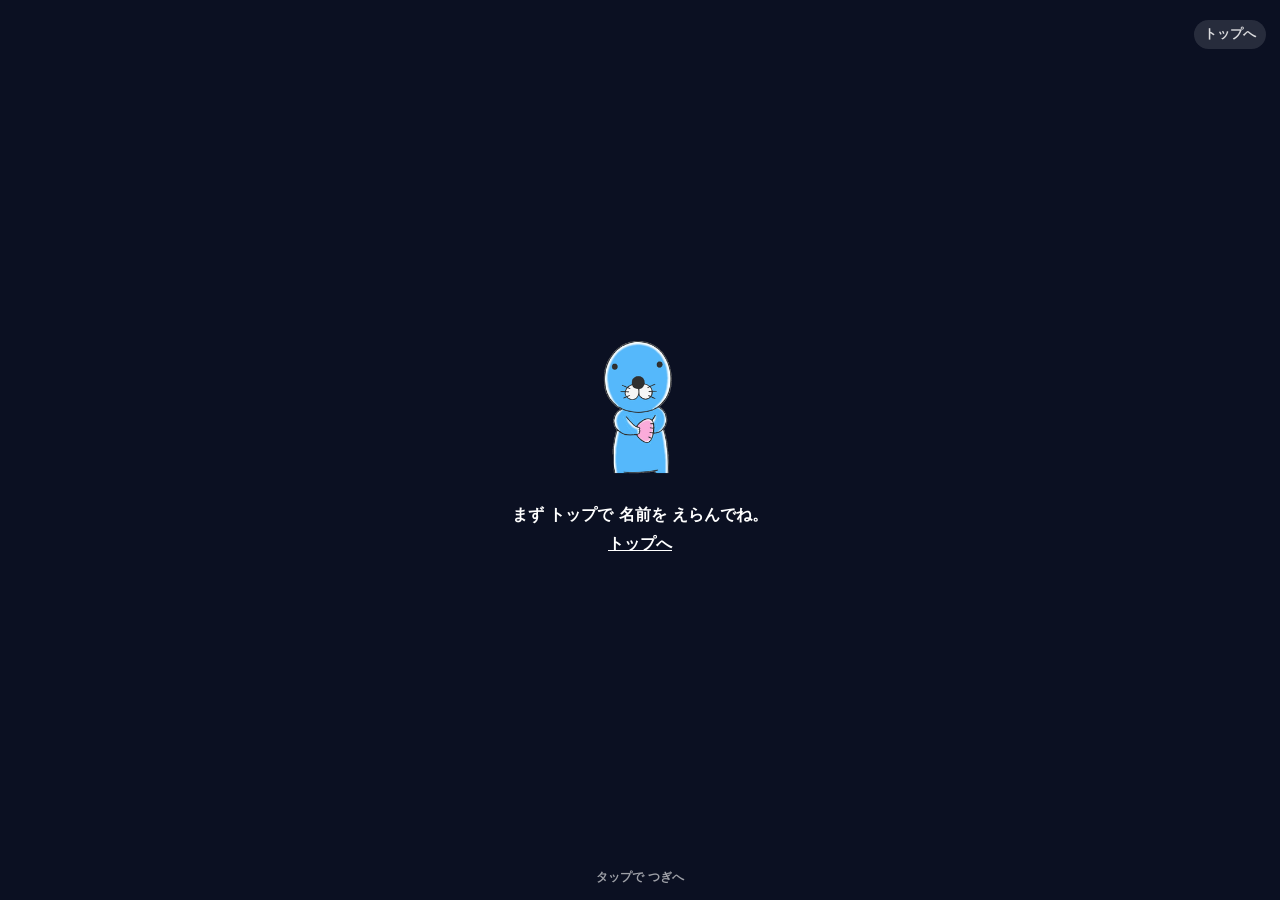
<file: wrapped.html>
<!DOCTYPE html>
<html lang="ja">
<head>
<meta charset="UTF-8">
<meta name="viewport" content="width=device-width, initial-scale=1.0, viewport-fit=cover">
<title>あなたの1年｜Sieg</title>
<meta name="theme-color" content="#0B1022">
<link rel="icon" href="icons/icon-192.png" type="image/png">
<link rel="apple-touch-icon" href="icons/apple-touch-icon.png">
<link rel="preconnect" href="https://fonts.googleapis.com">
<link rel="preconnect" href="https://fonts.gstatic.com" crossorigin>
<!-- 数字の字（Dela Gothic One）は待たずに画面を出す。届いたら字だけ入れ替わる -->
<link rel="stylesheet" href="https://fonts.googleapis.com/css2?family=Dela+Gothic+One&display=swap" media="print" onload="this.media='all'"><noscript><link rel="stylesheet" href="https://fonts.googleapis.com/css2?family=Dela+Gothic+One&display=swap"></noscript>
<style>
/* ═══════════════════════════════════════════════════════════════
   あなたの○年（年末のふりかえり）
   その人の1年分を、カードを1枚ずつめくって見る。タップ（右半分で次・左半分で前）・スワイプ・矢印キー。
   データ：獲得報告の集計（gainStats・1月から）＋ 日報の GAS の yearReview（日報の日数・現場・AIのひとこと）
   yearReview がまだ無い（GAS の更新前）ときは、獲得のカードだけで出す。
   ═══════════════════════════════════════════════════════════════ */
:root { --disp: "Dela Gothic One", "Hiragino Sans", "Hiragino Kaku Gothic ProN", sans-serif;
  --body: "Hiragino Kaku Gothic ProN", "Hiragino Sans", "Yu Gothic", Meiryo, system-ui, sans-serif; }
* { box-sizing: border-box; margin: 0; padding: 0; -webkit-tap-highlight-color: transparent; }
html, body { height: 100%; background: #0B1022; color: #fff; font-family: var(--body); overflow: hidden; }
button { font: inherit; color: inherit; border: 0; background: none; cursor: pointer; }
a { color: inherit; }
.stage { position: fixed; inset: 0; display: flex; flex-direction: column; }
.bars { display: flex; gap: 4px; padding: calc(10px + env(safe-area-inset-top)) 12px 0; position: relative; z-index: 3; }
.bars i { flex: 1; height: 3px; border-radius: 3px; background: rgba(255,255,255,.28); overflow: hidden; }
.bars i b { display: block; height: 100%; width: 0; background: #fff; }
.bars i.done b { width: 100%; }
.bars i.now b { width: 100%; transition: width .4s ease; }
.top { display: flex; align-items: center; justify-content: space-between; padding: 10px 14px 0; position: relative; z-index: 3; font-size: 12.5px; font-weight: 800; opacity: .85; }
.top a { text-decoration: none; padding: 6px 10px; border-radius: 999px; background: rgba(255,255,255,.14); }
.cards { position: relative; flex: 1; }
.card { position: absolute; inset: 0; padding: 26px 26px calc(40px + env(safe-area-inset-bottom)); display: flex; flex-direction: column; justify-content: center; gap: 10px;
  background: var(--bg); opacity: 0; transform: scale(.98); transition: opacity .35s ease, transform .35s ease; pointer-events: none; overflow: hidden; }
.card.on { opacity: 1; transform: none; pointer-events: auto; }
.card::before { content: ''; position: absolute; width: 140vmax; height: 140vmax; left: 50%; top: 40%; transform: translate(-50%, -50%);
  background: radial-gradient(circle, rgba(255,255,255,.14), transparent 55%); pointer-events: none; }
.k { font-size: 15px; font-weight: 900; letter-spacing: .06em; opacity: .9; position: relative; }
.big { font-family: var(--disp); font-size: clamp(64px, 22vw, 120px); line-height: 1; letter-spacing: .01em; position: relative; text-shadow: 0 6px 0 rgba(0,0,0,.18); }
.big small { font-family: var(--body); font-size: 22px; font-weight: 900; margin-left: 6px; text-shadow: none; }
.mid { font-family: var(--disp); font-size: clamp(34px, 11vw, 56px); line-height: 1.12; position: relative; word-break: keep-all; overflow-wrap: anywhere; }
.sub { font-size: 16px; font-weight: 800; line-height: 1.7; opacity: .92; position: relative; }
.chips { display: flex; flex-wrap: wrap; gap: 8px; margin-top: 6px; position: relative; }
.chips span { background: rgba(255,255,255,.18); border-radius: 999px; padding: 6px 12px; font-size: 14px; font-weight: 800; }
.rank { display: flex; flex-direction: column; gap: 10px; margin-top: 6px; position: relative; }
.rank div { display: flex; align-items: baseline; gap: 12px; font-size: 18px; font-weight: 900; }
.rank div i { font-style: normal; font-family: var(--disp); font-size: 22px; width: 1.4em; opacity: .8; }
.rank div em { font-style: normal; margin-left: auto; font-family: var(--disp); }
.months { display: flex; align-items: flex-end; gap: 5px; height: 140px; margin-top: 18px; position: relative; }
.months span { flex: 1; display: flex; flex-direction: column; align-items: center; justify-content: flex-end; height: 100%; gap: 4px; font-size: 10.5px; font-weight: 800; opacity: .85; }
.months span i { display: block; width: 100%; border-radius: 6px 6px 3px 3px; background: rgba(255,255,255,.35); min-height: 3px; }
.months span.best { opacity: 1; }
.months span.best i { background: #FFE27A; box-shadow: 0 0 18px rgba(255,226,122,.6); }
.bud { position: relative; width: 120px; height: 200px; align-self: center; margin-bottom: 4px; }
.bud img { position: absolute; inset: 0; width: 100%; height: 100%; object-fit: contain; }
.bubble { position: relative; background: #fff; color: #17324D; border-radius: 22px; padding: 16px 18px; font-size: 18px; font-weight: 900; line-height: 1.7; box-shadow: 0 10px 30px -12px rgba(0,0,0,.4); }
.bubble::after { content: ''; position: absolute; left: 50%; top: -10px; transform: translateX(-50%) rotate(45deg); width: 20px; height: 20px; background: #fff; border-radius: 4px; }
.acts { display: flex; gap: 10px; margin-top: 18px; position: relative; }
.acts a, .acts button { flex: 1; text-align: center; text-decoration: none; padding: 14px 10px; border-radius: 16px; font-size: 15px; font-weight: 900; background: rgba(255,255,255,.16); }
.acts .hot { background: #fff; color: #0B1022; }
.hint { position: absolute; bottom: calc(14px + env(safe-area-inset-bottom)); left: 0; right: 0; text-align: center; font-size: 12px; font-weight: 800; opacity: .6; z-index: 2; pointer-events: none; }
.nav { position: absolute; top: 0; bottom: 0; width: 34%; z-index: 2; }
.nav.prev { left: 0; } .nav.next { right: 0; width: 66%; }
.nav:focus-visible { outline: 3px solid #FFE27A; outline-offset: -6px; }
.wait { position: absolute; inset: 0; display: grid; place-items: center; text-align: center; font-size: 16px; font-weight: 800; line-height: 1.8; padding: 24px; }
.wait[hidden] { display: none; }
.wait .bud { width: 90px; height: 150px; margin: 0 auto 10px; animation: bob 1.2s ease-in-out infinite; }
@keyframes bob { 50% { transform: translateY(-8px); } }
@media (prefers-reduced-motion: reduce) { .card, .bars i.now b { transition: none; } .wait .bud { animation: none; } }
</style>
</head>
<body>
<div class="stage" id="stage">
  <div class="bars" id="bars" aria-hidden="true"></div>
  <div class="top"><span id="who"></span><a href="./">トップへ</a></div>
  <div class="cards" id="cards" aria-live="polite"></div>
  <button type="button" class="nav prev" id="prev" aria-label="前のカード"></button>
  <button type="button" class="nav next" id="next" aria-label="次のカード"></button>
  <div class="hint" id="hint">タップで つぎへ</div>
  <div class="wait" id="wait"><div><div class="bud"><img src="buddy/body.png" alt=""><img src="buddy/hold.png" alt=""></div><span id="wait-msg">1年を ふりかえってるよ…</span></div></div>
</div>

<script src="gas-client.js"></script>
<script src="sieg-roster.js"></script>
<script src="sieg-products.js"></script>
<script>
(function () {
  'use strict';
  var R = window.SiegRoster, P = window.SiegProducts, G = window.GasClient;
  var $ = function (id) { return document.getElementById(id); };
  function esc(s) { return String(s == null ? '' : s).replace(/[&<>"']/g, function (c) { return { '&': '&amp;', '<': '&lt;', '>': '&gt;', '"': '&quot;', "'": '&#39;' }[c]; }); }
  function fmt(n) { return Number(n || 0).toLocaleString('ja-JP'); }
  function lsGet(k) { try { return localStorage.getItem(k) || ''; } catch (e) { return ''; } }
  var q = new URLSearchParams(location.search);
  var me = R.everyone.indexOf(q.get('staff')) >= 0 ? q.get('staff') : lsGet('siegStaff');
  var now = new Date();
  // ふりかえる年：1月に開いたら前の年（?year=2026 で指定もできる）
  var year = /^\d{4}$/.test(q.get('year') || '') ? q.get('year') : String(now.getMonth() === 0 ? now.getFullYear() - 1 : now.getFullYear());
  document.title = 'あなたの' + year + '年｜Sieg';

  if (!me || R.everyone.indexOf(me) < 0) {
    $('wait-msg').innerHTML = 'まず トップで 名前を えらんでね。<br><a href="./">トップへ</a>';
    return;
  }
  $('who').textContent = me + 'さんの' + year + '年';

  // 色（カードごと）
  var BG = ['linear-gradient(160deg,#4F46E5,#7C3AED 55%,#DB2777)', 'linear-gradient(160deg,#F97316,#E11D48)', 'linear-gradient(160deg,#0EA5E9,#2563EB 60%,#4338CA)',
    'linear-gradient(160deg,#16A34A,#0D9488)', 'linear-gradient(160deg,#F59E0B,#EA580C)', 'linear-gradient(160deg,#0F766E,#1E3A8A)',
    'linear-gradient(160deg,#9333EA,#4F46E5)', 'linear-gradient(160deg,#1E293B,#0B1022)'];

  function build(stats, rv) {
    var mine = (stats && stats.ok && stats.rows || []).filter(function (r) { return String(r[0]).slice(0, 4) === year && r[1] === me; });
    var rows = mine.map(function (r) { return { carrier: r[2], label: r[3], count: Number(r[4]) || 0 }; });
    var sc = P.score(rows), byMonth = {}, items = {};
    mine.forEach(function (r) {
      (byMonth[r[0]] = byMonth[r[0]] || []).push({ carrier: r[2], label: r[3], count: Number(r[4]) || 0 });
      var k = r[2] + '\t' + r[3]; items[k] = (items[k] || 0) + (Number(r[4]) || 0);
    });
    var monthPw = [], best = null, pwTotal = 0;
    for (var m = 1; m <= 12; m++) {
      var ym = year + '-' + ('0' + m).slice(-2), pw = byMonth[ym] ? P.score(byMonth[ym]).power : 0;
      monthPw.push(pw); pwTotal += pw;
      if (pw > 0 && (!best || pw > best.pw)) best = { m: m, pw: pw };
    }
    var top = Object.keys(items).map(function (k) { var a = k.split('\t'); return { carrier: a[0], label: a[1], count: items[k] }; })
      .filter(function (x) { return x.count > 0; }).sort(function (a, b) { return b.count - a.count; }).slice(0, 3);
    var hasRv = rv && rv.ok && typeof rv.days === 'number';   // GAS の更新前は無い
    var cards = [];
    cards.push('<div class="k">' + esc(year) + '年の ふりかえり</div><div class="mid">' + esc(me) + 'さんの<br>' + esc(year) + '年</div>'
      + '<div class="sub">ことしも おつかれさま！<br>1年を いっしょに ふりかえろう</div>');
    if (sc.total) {
      cards.push('<div class="k">ことし 獲得したのは</div><div class="big">' + fmt(sc.total) + '<small>件</small></div>'
        + '<div class="sub">戦闘力にすると 合計 ' + fmt(pwTotal) + 'pt</div>'
        + '<div class="chips">' + P.CATS.filter(function (c) { return sc.cats[c]; }).map(function (c) { return '<span>' + esc(c) + ' ' + sc.cats[c] + '件</span>'; }).join('') + '</div>');
    }
    if (top.length) {
      cards.push('<div class="k">いちばん 多かった商品</div><div class="mid">' + esc(top[0].label) + '</div>'
        + '<div class="sub">' + esc(P.carrierLabel(top[0].carrier)) + '・' + top[0].count + '件</div>'
        + (top.length > 1 ? '<div class="rank">' + top.map(function (x, i) { return '<div><i>' + (i + 1) + '</i>' + esc(x.label) + '<em>' + x.count + '件</em></div>'; }).join('') + '</div>' : ''));
    }
    if (best) {
      var mx = Math.max.apply(null, monthPw.concat([1]));
      cards.push('<div class="k">いちばん 強かった月</div><div class="big">' + best.m + '<small>月</small></div>'
        + '<div class="sub">戦闘力 ' + fmt(best.pw) + 'pt</div>'
        + '<div class="months" aria-hidden="true">' + monthPw.map(function (v, i) {
          return '<span class="' + (best.m === i + 1 ? 'best' : '') + '"><i style="height:' + Math.round(v / mx * 100) + '%"></i>' + (i + 1) + '</span>';
        }).join('') + '</div>');
    }
    if (hasRv && rv.days) {
      cards.push('<div class="k">日報を 出した日</div><div class="big">' + rv.days + '<small>日</small></div>'
        + '<div class="sub">' + (rv.first ? 'はじめては ' + Number(rv.first.slice(5, 7)) + '月' + Number(rv.first.slice(8, 10)) + '日。' : '')
        + (rv.approach ? '<br>アプローチは ぜんぶで ' + fmt(rv.approach) + '件' : '') + '</div>'
        + (rv.bestDay ? '<div class="chips"><span>いちばん獲得した日：' + Number(rv.bestDay.date.slice(5, 7)) + '/' + Number(rv.bestDay.date.slice(8, 10)) + '（' + rv.bestDay.gain + '件）</span></div>' : ''));
    }
    if (hasRv && rv.placeCount) {
      cards.push('<div class="k">行った 現場</div><div class="big">' + rv.placeCount + '<small>か所</small></div>'
        + '<div class="rank">' + rv.places.slice(0, 3).map(function (x, i) { return '<div><i>' + (i + 1) + '</i>' + esc(x.name) + '<em>' + x.days + '日</em></div>'; }).join('') + '</div>');
    }
    var ai = hasRv && rv.ai ? rv.ai : (sc.total ? 'ことしも いっぱい がんばったね。らいねんも いっしょに がんばろう' : 'らいねんは いっしょに 1けんめ めざそう');
    cards.push('<div class="bud"><img src="buddy/body.png" alt=""><img src="buddy/hold.png" alt=""></div><div class="bubble">' + esc(ai) + '</div>');
    cards.push('<div class="k">' + esc(year) + '年、ありがとう</div><div class="mid">らいねんも<br>よろしく！</div>'
      + '<div class="acts"><button type="button" id="again">もう一度見る</button><a class="hot" href="./">トップへ</a></div>');
    return cards;
  }

  var idx = 0, cards = [];
  function show(i) {
    idx = Math.max(0, Math.min(cards.length - 1, i));
    Array.prototype.forEach.call($('cards').children, function (c, k) { c.classList.toggle('on', k === idx); c.setAttribute('aria-hidden', String(k !== idx)); });
    Array.prototype.forEach.call($('bars').children, function (b, k) { b.className = k < idx ? 'done' : k === idx ? 'now' : ''; });
    $('hint').hidden = idx === cards.length - 1;
    $('next').hidden = $('prev').hidden = idx === cards.length - 1;   // 最後のカードはボタン（もう一度見る・トップへ）を押せるように
  }
  function paint(list) {
    cards = list;
    $('cards').innerHTML = list.map(function (h, i) { return '<section class="card" style="--bg:' + BG[i % BG.length] + '">' + h + '</section>'; }).join('');
    $('bars').innerHTML = list.map(function () { return '<i><b></b></i>'; }).join('');
    $('wait').hidden = true;
    show(0);
    var again = $('again'); if (again) again.addEventListener('click', function () { show(0); });
  }
  $('next').addEventListener('click', function () { show(idx + 1); });
  $('prev').addEventListener('click', function () { show(idx - 1); });
  document.addEventListener('keydown', function (e) { if (e.key === 'ArrowRight' || e.key === ' ') { e.preventDefault(); show(idx + 1); } if (e.key === 'ArrowLeft') show(idx - 1); });
  var sx = null;
  $('stage').addEventListener('touchstart', function (e) { sx = e.touches[0].clientX; }, { passive: true });
  $('stage').addEventListener('touchend', function (e) {
    if (sx === null) return;
    var dx = e.changedTouches[0].clientX - sx; sx = null;
    if (Math.abs(dx) > 50) { e.preventDefault(); show(idx + (dx < 0 ? 1 : -1)); }
  });

  var skip = function () { return null; };
  Promise.all([
    G.get(P.API, { action: 'gainStats', from: year + '-01' }).catch(skip),
    G.get(P.API, { action: 'yearReview', name: me, year: year }, { timeoutMs: 45000 }).catch(skip)
  ]).then(function (r) {
    paint(build(r[0], r[1]));
  });
  window.siegWrapped = { cards: function () { return cards.length; } };   // 確認用（テストから見る）
})();
</script>
</body>
</html>
</file>
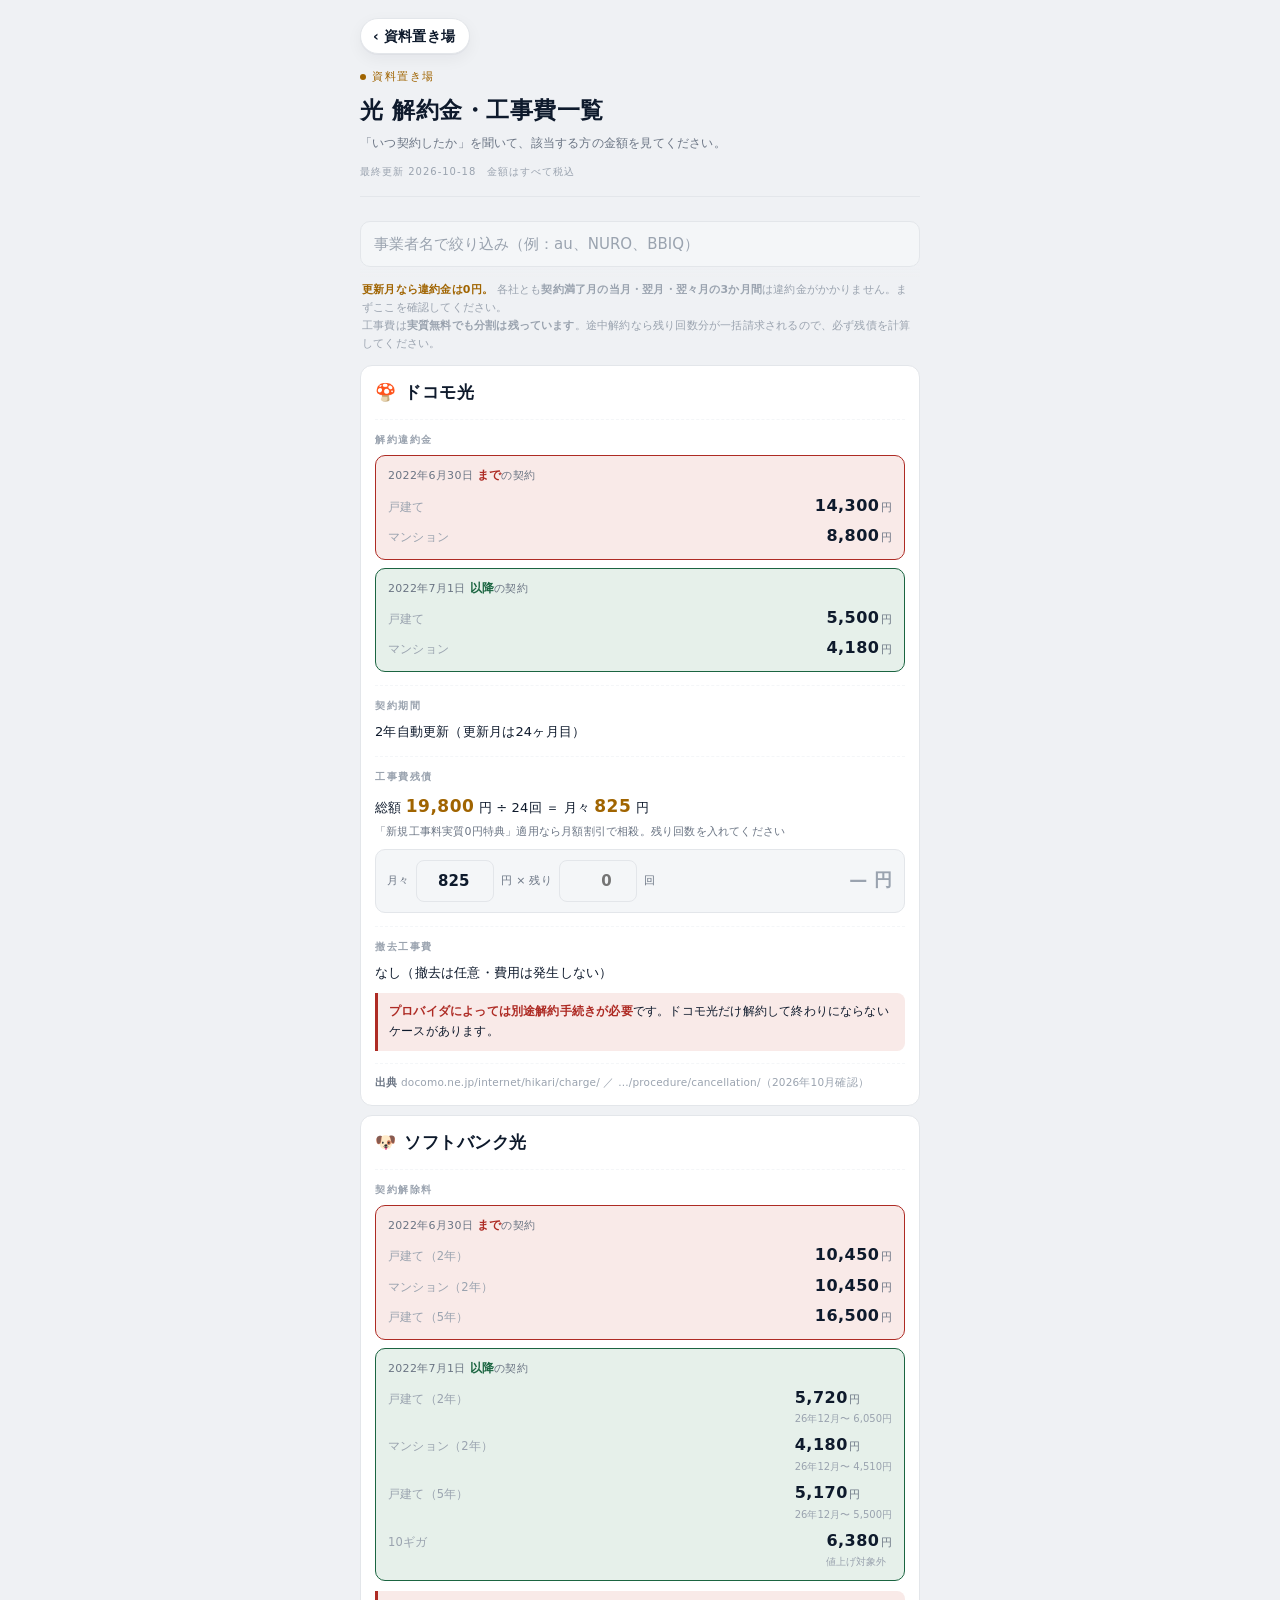
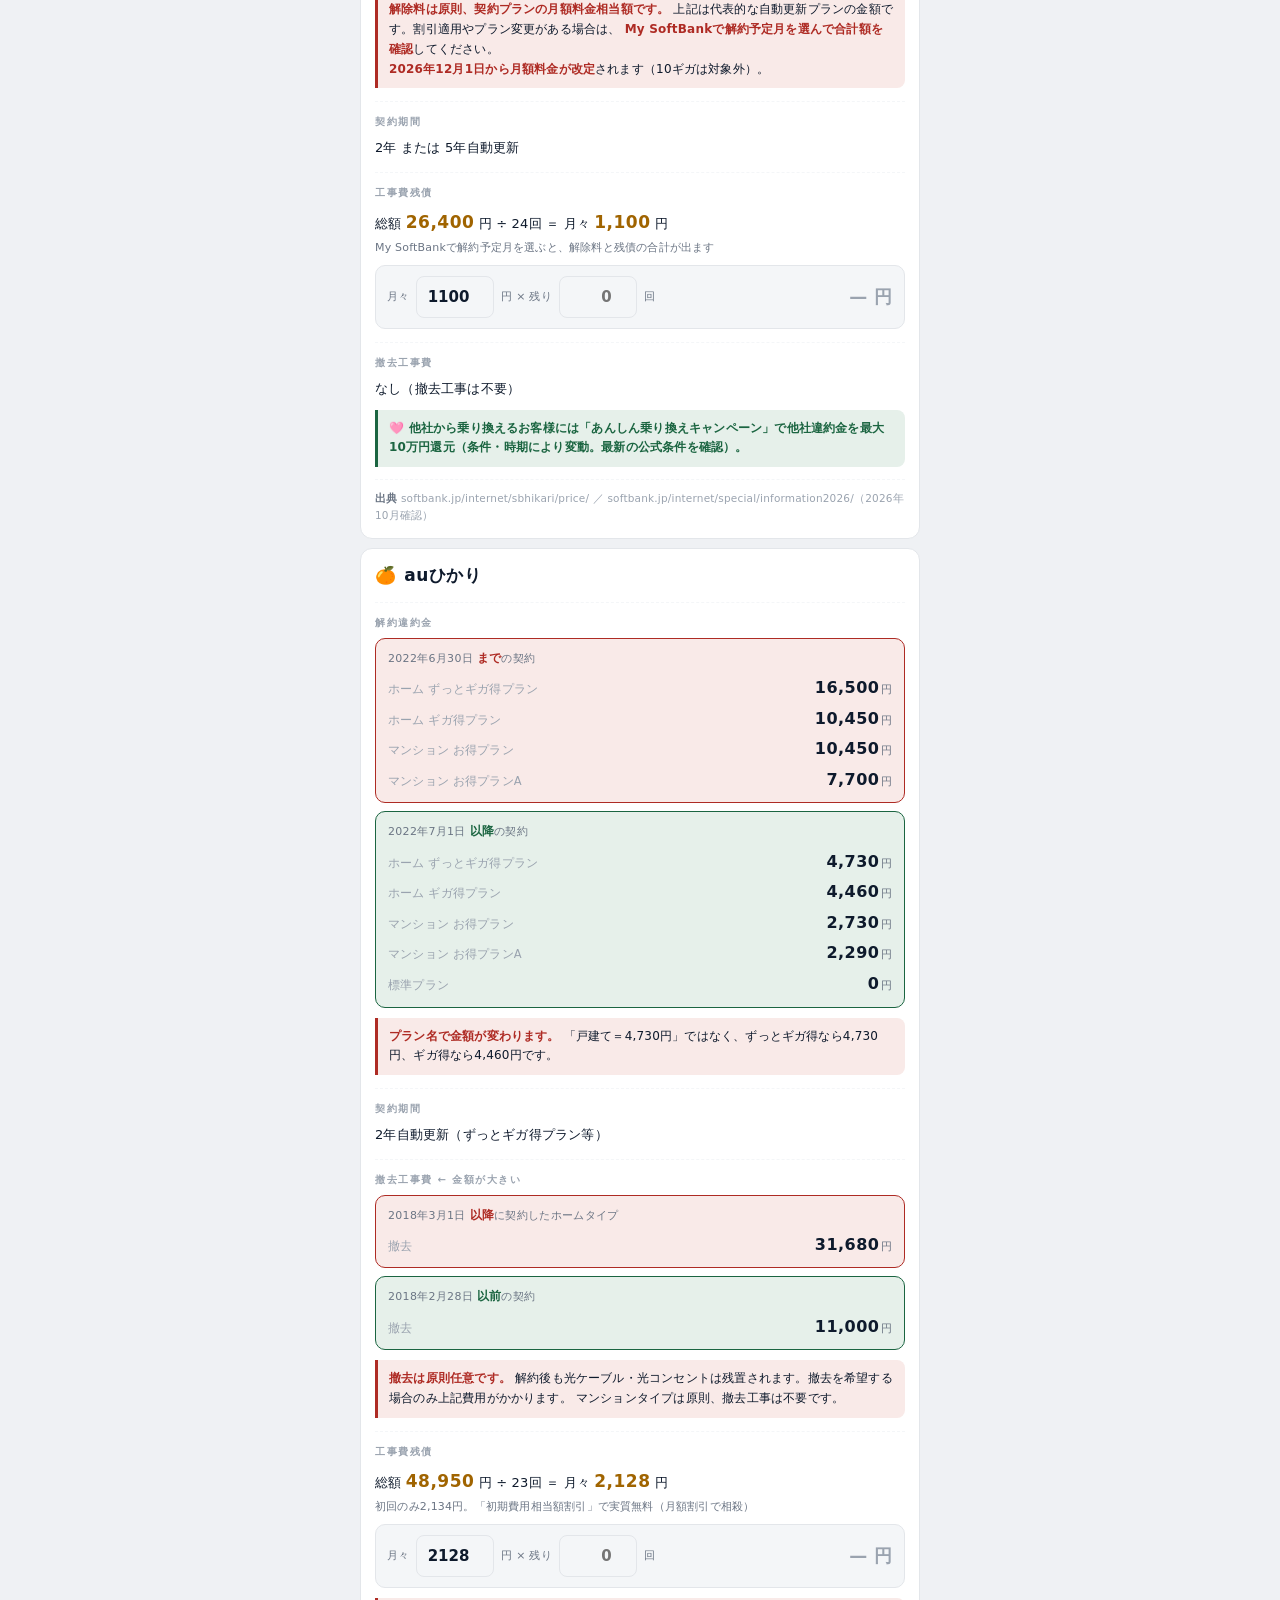
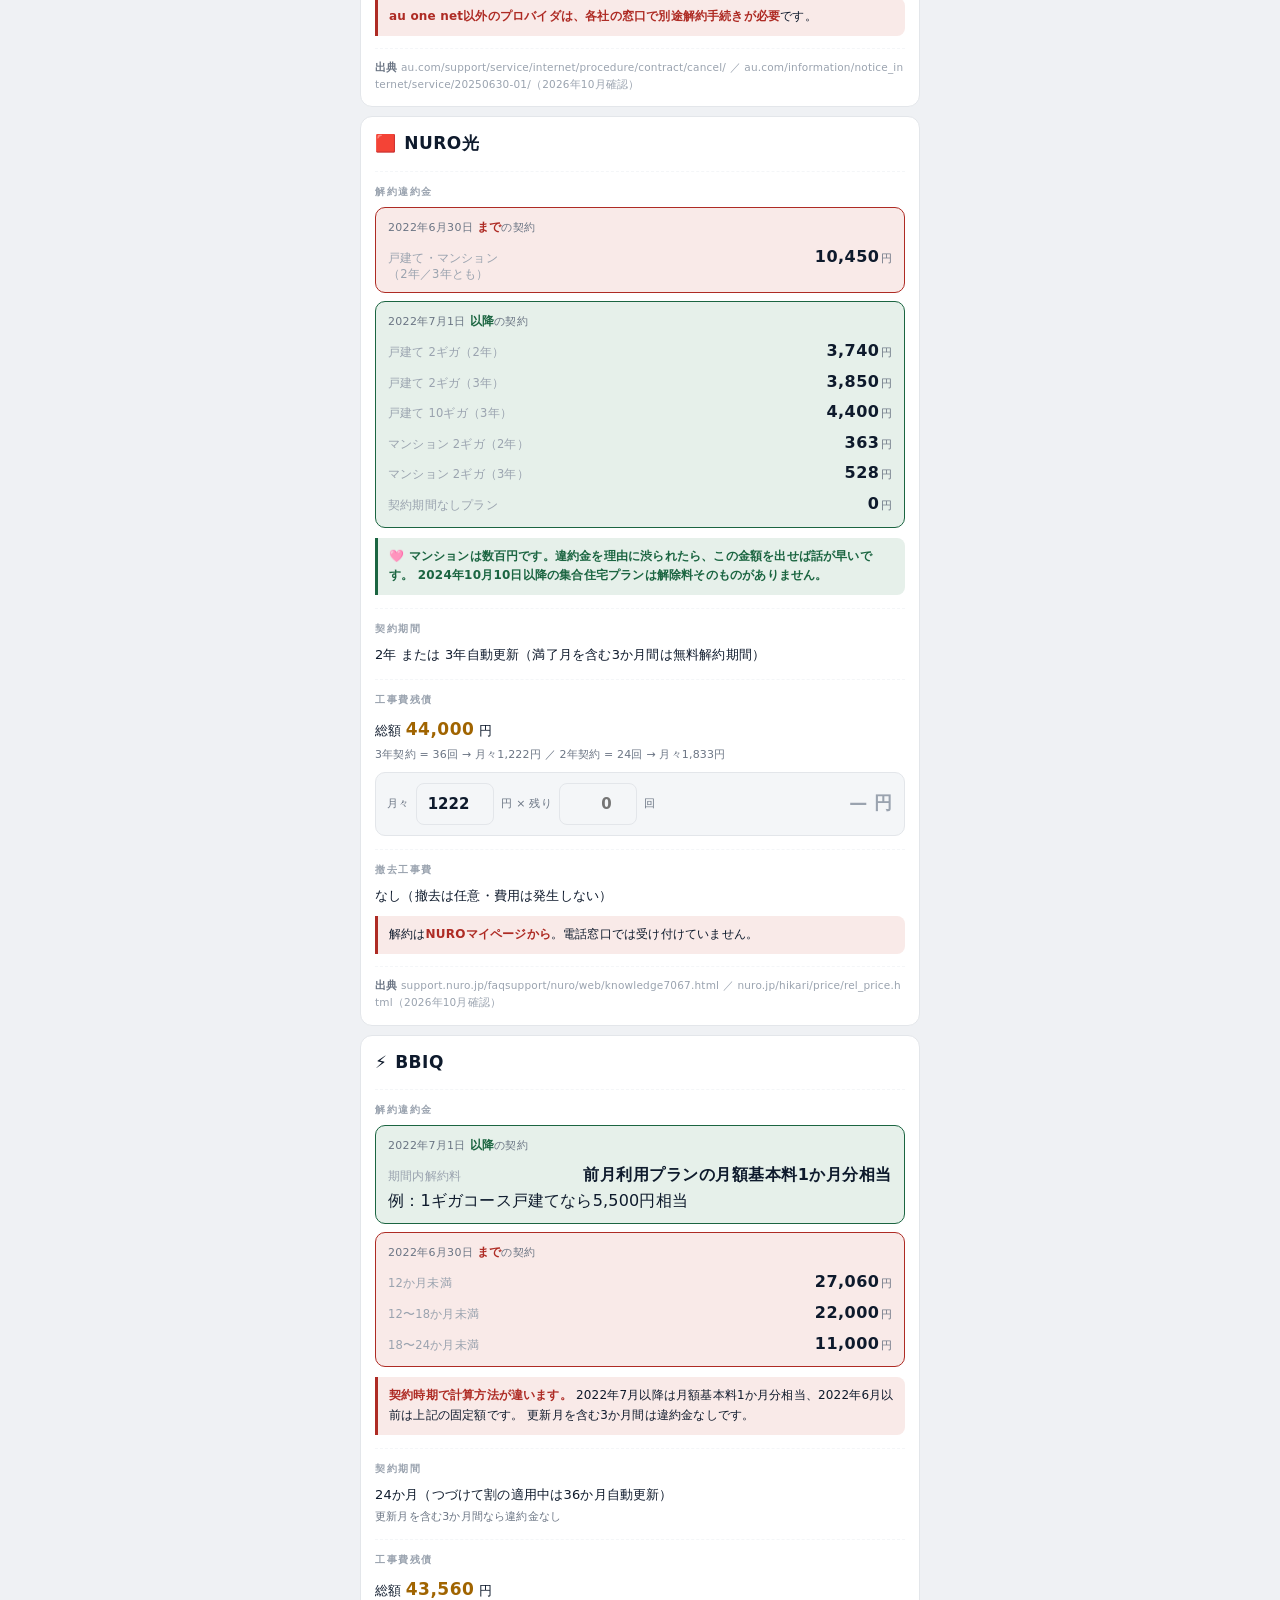
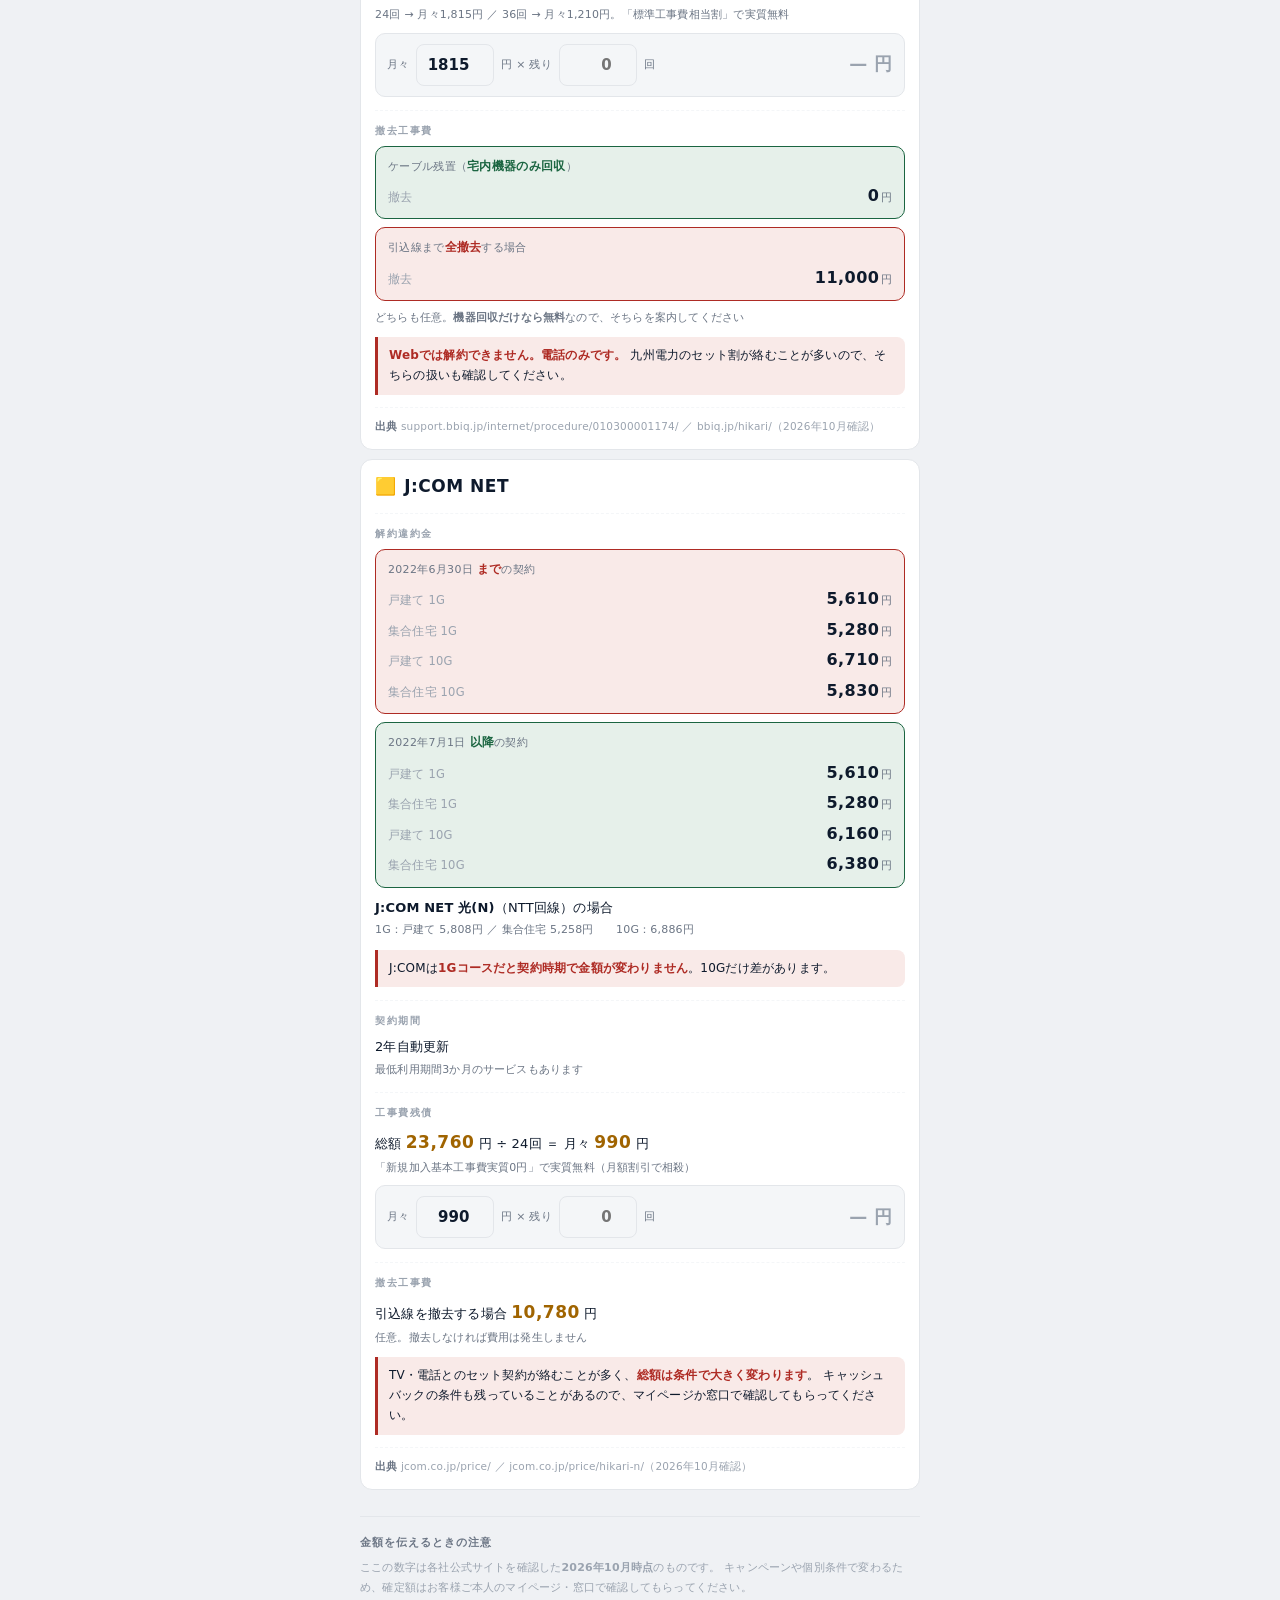
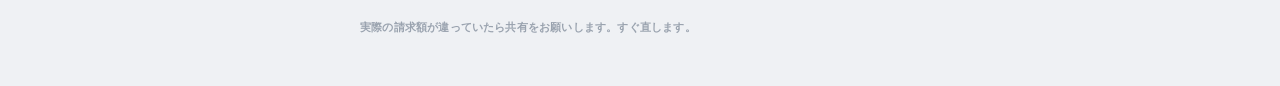
<file: docs/hikari-kaiyaku.html>
<!DOCTYPE html>
<html lang="ja">
<head>
<meta charset="UTF-8">
<meta name="viewport" content="width=device-width, initial-scale=1.0, viewport-fit=cover">
<title>光 解約金・工事費一覧｜Sieg 資料置き場</title>
<meta name="description" content="光回線の解約違約金・工事費残債・撤去費用。契約時期で分けた早見表。">
<meta name="theme-color" content="#EFF1F4" media="(prefers-color-scheme: light)">
<meta name="theme-color" content="#0C1015" media="(prefers-color-scheme: dark)">
<link rel="apple-touch-icon" href="../icons/apple-touch-icon.png">
<link rel="icon" href="../icons/icon-192.png" type="image/png">
<link rel="stylesheet" href="../sieg-theme.css">
<link rel="stylesheet" href="docs.css">
</head>
<body>
<div class="wrap">

  <a class="back" href="./">‹ 資料置き場</a>

  <div class="page-head">
    <div class="eyebrow">資料置き場</div>
    <h1>光 解約金・工事費一覧</h1>
    <div class="lede">「いつ契約したか」を聞いて、該当する方の金額を見てください。</div>
    <div class="updated">最終更新 2026-10-18　金額はすべて税込</div>
  </div>

  <div class="filter">
    <input type="search" id="q" placeholder="事業者名で絞り込み（例：au、NURO、BBIQ）" autocomplete="off">
  </div>

  <p class="guide-note">
    <b style="color:var(--amber2)">更新月なら違約金は0円。</b>
    各社とも<b>契約満了月の当月・翌月・翌々月の3か月間</b>は違約金がかかりません。まずここを確認してください。<br>
    工事費は<b>実質無料でも分割は残っています</b>。途中解約なら残り回数分が一括請求されるので、必ず残債を計算してください。
  </p>

  <div class="carriers" id="carriers">

    <!-- ══ ドコモ光 ══ -->
    <div class="carrier" data-search="ドコモ光 docomo どこも">
      <div class="c-head">
        <span class="c-emoji">🍄</span>
        <span class="c-name">ドコモ光</span>
      </div>

      <div class="field">
        <div class="field-name">解約違約金</div>
        <div class="era-split">
          <div class="era before">
            <div class="era-label">2022年6月30日 <b>まで</b>の契約</div>
            <div class="era-rows">
              <div class="era-row"><span class="k">戸建て</span><span class="v">14,300<i>円</i></span></div>
              <div class="era-row"><span class="k">マンション</span><span class="v">8,800<i>円</i></span></div>
            </div>
          </div>
          <div class="era after">
            <div class="era-label">2022年7月1日 <b>以降</b>の契約</div>
            <div class="era-rows">
              <div class="era-row"><span class="k">戸建て</span><span class="v">5,500<i>円</i></span></div>
              <div class="era-row"><span class="k">マンション</span><span class="v">4,180<i>円</i></span></div>
            </div>
          </div>
        </div>
      </div>

      <div class="field">
        <div class="field-name">契約期間</div>
        <div class="field-val">2年自動更新（更新月は24ヶ月目）</div>
      </div>

      <div class="field">
        <div class="field-name">工事費残債</div>
        <div class="field-val">
          総額 <span class="big">19,800</span> 円 ÷ 24回 ＝ 月々 <span class="big">825</span> 円
          <span class="sub">「新規工事料実質0円特典」適用なら月額割引で相殺。残り回数を入れてください</span>
        </div>
        <div class="calc" data-calc>
          <span class="lbl">月々</span><input type="number" inputmode="numeric" class="unit" value="825">
          <span class="lbl">円 × 残り</span><input type="number" inputmode="numeric" class="rest" placeholder="0">
          <span class="lbl">回</span>
          <span class="out zero">— 円</span>
        </div>
      </div>

      <div class="field">
        <div class="field-name">撤去工事費</div>
        <div class="field-val">なし（撤去は任意・費用は発生しない）</div>
      </div>

      <div class="tip warn">
        <b>プロバイダによっては別途解約手続きが必要</b>です。ドコモ光だけ解約して終わりにならないケースがあります。
      </div>

      <div class="src">
        <b>出典</b> docomo.ne.jp/internet/hikari/charge/ ／ .../procedure/cancellation/（2026年10月確認）
      </div>
    </div>

    <!-- ══ ソフトバンク光 ══ -->
    <div class="carrier" data-search="ソフトバンク光 softbank SB そふとばんく">
      <div class="c-head">
        <span class="c-emoji">🐶</span>
        <span class="c-name">ソフトバンク光</span>
      </div>

      <div class="field">
        <div class="field-name">契約解除料</div>
        <div class="era-split">
          <div class="era before">
            <div class="era-label">2022年6月30日 <b>まで</b>の契約</div>
            <div class="era-rows">
              <div class="era-row"><span class="k">戸建て（2年）</span><span class="v">10,450<i>円</i></span></div>
              <div class="era-row"><span class="k">マンション（2年）</span><span class="v">10,450<i>円</i></span></div>
              <div class="era-row"><span class="k">戸建て（5年）</span><span class="v">16,500<i>円</i></span></div>
            </div>
          </div>
          <div class="era after">
            <div class="era-label">2022年7月1日 <b>以降</b>の契約</div>
            <div class="era-rows">
              <div class="era-row"><span class="k">戸建て（2年）</span><span class="v">5,720<i>円</i><span class="later">26年12月〜 6,050円</span></span></div>
              <div class="era-row"><span class="k">マンション（2年）</span><span class="v">4,180<i>円</i><span class="later">26年12月〜 4,510円</span></span></div>
              <div class="era-row"><span class="k">戸建て（5年）</span><span class="v">5,170<i>円</i><span class="later">26年12月〜 5,500円</span></span></div>
              <div class="era-row"><span class="k">10ギガ</span><span class="v">6,380<i>円</i><span class="later">値上げ対象外</span></span></div>
            </div>
          </div>
        </div>
        <div class="tip warn">
          <b>解除料は原則、契約プランの月額料金相当額です。</b>
          上記は代表的な自動更新プランの金額です。割引適用やプラン変更がある場合は、
          <b>My SoftBankで解約予定月を選んで合計額を確認</b>してください。<br>
          <b>2026年12月1日から月額料金が改定</b>されます（10ギガは対象外）。
        </div>
      </div>

      <div class="field">
        <div class="field-name">契約期間</div>
        <div class="field-val">2年 または 5年自動更新</div>
      </div>

      <div class="field">
        <div class="field-name">工事費残債</div>
        <div class="field-val">
          総額 <span class="big">26,400</span> 円 ÷ 24回 ＝ 月々 <span class="big">1,100</span> 円
          <span class="sub">My SoftBankで解約予定月を選ぶと、解除料と残債の合計が出ます</span>
        </div>
        <div class="calc" data-calc>
          <span class="lbl">月々</span><input type="number" inputmode="numeric" class="unit" value="1100">
          <span class="lbl">円 × 残り</span><input type="number" inputmode="numeric" class="rest" placeholder="0">
          <span class="lbl">回</span>
          <span class="out zero">— 円</span>
        </div>
      </div>

      <div class="field">
        <div class="field-name">撤去工事費</div>
        <div class="field-val">なし（撤去工事は不要）</div>
      </div>

      <div class="tip good">
        🩷 他社から乗り換えるお客様には「あんしん乗り換えキャンペーン」で<b>他社違約金を最大10万円還元</b>（条件・時期により変動。最新の公式条件を確認）。
      </div>

      <div class="src">
        <b>出典</b> softbank.jp/internet/sbhikari/price/ ／ softbank.jp/internet/special/information2026/（2026年10月確認）
      </div>
    </div>

    <!-- ══ auひかり ══ -->
    <div class="carrier" data-search="auひかり au エーユー KDDI">
      <div class="c-head">
        <span class="c-emoji">🍊</span>
        <span class="c-name">auひかり</span>
      </div>

      <div class="field">
        <div class="field-name">解約違約金</div>
        <div class="era-split">
          <div class="era before">
            <div class="era-label">2022年6月30日 <b>まで</b>の契約</div>
            <div class="era-rows">
              <div class="era-row"><span class="k">ホーム ずっとギガ得プラン</span><span class="v">16,500<i>円</i></span></div>
              <div class="era-row"><span class="k">ホーム ギガ得プラン</span><span class="v">10,450<i>円</i></span></div>
              <div class="era-row"><span class="k">マンション お得プラン</span><span class="v">10,450<i>円</i></span></div>
              <div class="era-row"><span class="k">マンション お得プランA</span><span class="v">7,700<i>円</i></span></div>
            </div>
          </div>
          <div class="era after">
            <div class="era-label">2022年7月1日 <b>以降</b>の契約</div>
            <div class="era-rows">
              <div class="era-row"><span class="k">ホーム ずっとギガ得プラン</span><span class="v">4,730<i>円</i></span></div>
              <div class="era-row"><span class="k">ホーム ギガ得プラン</span><span class="v">4,460<i>円</i></span></div>
              <div class="era-row"><span class="k">マンション お得プラン</span><span class="v">2,730<i>円</i></span></div>
              <div class="era-row"><span class="k">マンション お得プランA</span><span class="v">2,290<i>円</i></span></div>
              <div class="era-row"><span class="k">標準プラン</span><span class="v">0<i>円</i></span></div>
            </div>
          </div>
        </div>
        <div class="tip warn">
          <b>プラン名で金額が変わります。</b>
          「戸建て＝4,730円」ではなく、ずっとギガ得なら4,730円、ギガ得なら4,460円です。
        </div>
      </div>

      <div class="field">
        <div class="field-name">契約期間</div>
        <div class="field-val">2年自動更新（ずっとギガ得プラン等）</div>
      </div>

      <div class="field">
        <div class="field-name">撤去工事費 ← 金額が大きい</div>
        <div class="era-split">
          <div class="era before">
            <div class="era-label">2018年3月1日 <b>以降</b>に契約したホームタイプ</div>
            <div class="era-rows">
              <div class="era-row"><span class="k">撤去</span><span class="v">31,680<i>円</i></span></div>
            </div>
          </div>
          <div class="era after">
            <div class="era-label">2018年2月28日 <b>以前</b>の契約</div>
            <div class="era-rows">
              <div class="era-row"><span class="k">撤去</span><span class="v">11,000<i>円</i></span></div>
            </div>
          </div>
        </div>
        <div class="tip warn">
          <b>撤去は原則任意です。</b>
          解約後も光ケーブル・光コンセントは残置されます。撤去を希望する場合のみ上記費用がかかります。
          マンションタイプは原則、撤去工事は不要です。
        </div>
      </div>

      <div class="field">
        <div class="field-name">工事費残債</div>
        <div class="field-val">
          総額 <span class="big">48,950</span> 円 ÷ 23回 ＝ 月々 <span class="big">2,128</span> 円
          <span class="sub">初回のみ2,134円。「初期費用相当額割引」で実質無料（月額割引で相殺）</span>
        </div>
        <div class="calc" data-calc>
          <span class="lbl">月々</span><input type="number" inputmode="numeric" class="unit" value="2128">
          <span class="lbl">円 × 残り</span><input type="number" inputmode="numeric" class="rest" placeholder="0">
          <span class="lbl">回</span>
          <span class="out zero">— 円</span>
        </div>
      </div>

      <div class="tip warn">
        <b>au one net以外のプロバイダは、各社の窓口で別途解約手続きが必要</b>です。
      </div>

      <div class="src">
        <b>出典</b> au.com/support/service/internet/procedure/contract/cancel/ ／ au.com/information/notice_internet/service/20250630-01/（2026年10月確認）
      </div>
    </div>

    <!-- ══ NURO光 ══ -->
    <div class="carrier" data-search="NURO ニューロ nuro光">
      <div class="c-head">
        <span class="c-emoji">🟥</span>
        <span class="c-name">NURO光</span>
      </div>

      <div class="field">
        <div class="field-name">解約違約金</div>
        <div class="era-split">
          <div class="era before">
            <div class="era-label">2022年6月30日 <b>まで</b>の契約</div>
            <div class="era-rows">
              <div class="era-row"><span class="k">戸建て・マンション<br>（2年／3年とも）</span><span class="v">10,450<i>円</i></span></div>
            </div>
          </div>
          <div class="era after">
            <div class="era-label">2022年7月1日 <b>以降</b>の契約</div>
            <div class="era-rows">
              <div class="era-row"><span class="k">戸建て 2ギガ（2年）</span><span class="v">3,740<i>円</i></span></div>
              <div class="era-row"><span class="k">戸建て 2ギガ（3年）</span><span class="v">3,850<i>円</i></span></div>
              <div class="era-row"><span class="k">戸建て 10ギガ（3年）</span><span class="v">4,400<i>円</i></span></div>
              <div class="era-row"><span class="k">マンション 2ギガ（2年）</span><span class="v">363<i>円</i></span></div>
              <div class="era-row"><span class="k">マンション 2ギガ（3年）</span><span class="v">528<i>円</i></span></div>
              <div class="era-row"><span class="k">契約期間なしプラン</span><span class="v">0<i>円</i></span></div>
            </div>
          </div>
        </div>
        <div class="tip good">
          🩷 <b>マンションは数百円</b>です。違約金を理由に渋られたら、この金額を出せば話が早いです。
          2024年10月10日以降の集合住宅プランは<b>解除料そのものがありません</b>。
        </div>
      </div>

      <div class="field">
        <div class="field-name">契約期間</div>
        <div class="field-val">2年 または 3年自動更新（満了月を含む3か月間は無料解約期間）</div>
      </div>

      <div class="field">
        <div class="field-name">工事費残債</div>
        <div class="field-val">
          総額 <span class="big">44,000</span> 円
          <span class="sub">3年契約 = 36回 → 月々1,222円 ／ 2年契約 = 24回 → 月々1,833円</span>
        </div>
        <div class="calc" data-calc>
          <span class="lbl">月々</span><input type="number" inputmode="numeric" class="unit" value="1222">
          <span class="lbl">円 × 残り</span><input type="number" inputmode="numeric" class="rest" placeholder="0">
          <span class="lbl">回</span>
          <span class="out zero">— 円</span>
        </div>
      </div>

      <div class="field">
        <div class="field-name">撤去工事費</div>
        <div class="field-val">なし（撤去は任意・費用は発生しない）</div>
      </div>

      <div class="tip warn">
        解約は<b>NUROマイページから</b>。電話窓口では受け付けていません。
      </div>

      <div class="src">
        <b>出典</b> support.nuro.jp/faqsupport/nuro/web/knowledge7067.html ／ nuro.jp/hikari/price/rel_price.html（2026年10月確認）
      </div>
    </div>

    <!-- ══ BBIQ ══ -->
    <div class="carrier" data-search="BBIQ ビビック QTnet 九電 きゅうでん">
      <div class="c-head">
        <span class="c-emoji">⚡</span>
        <span class="c-name">BBIQ</span>
      </div>

      <div class="field">
        <div class="field-name">解約違約金</div>
        <div class="era-split">
          <div class="era after">
            <div class="era-label">2022年7月1日 <b>以降</b>の契約</div>
            <div class="era-rows">
              <div class="era-row"><span class="k">期間内解約料</span><span class="v">前月利用プランの月額基本料1か月分相当</span></div>
            </div>
            <div class="sub">例：1ギガコース戸建てなら5,500円相当</div>
          </div>
          <div class="era before">
            <div class="era-label">2022年6月30日 <b>まで</b>の契約</div>
            <div class="era-rows">
              <div class="era-row"><span class="k">12か月未満</span><span class="v">27,060<i>円</i></span></div>
              <div class="era-row"><span class="k">12〜18か月未満</span><span class="v">22,000<i>円</i></span></div>
              <div class="era-row"><span class="k">18〜24か月未満</span><span class="v">11,000<i>円</i></span></div>
            </div>
          </div>
        </div>
        <div class="tip warn">
          <b>契約時期で計算方法が違います。</b>
          2022年7月以降は月額基本料1か月分相当、2022年6月以前は上記の固定額です。
          更新月を含む3か月間は違約金なしです。
        </div>
      </div>

      <div class="field">
        <div class="field-name">契約期間</div>
        <div class="field-val">
          24か月（つづけて割の適用中は36か月自動更新）
          <span class="sub">更新月を含む3か月間なら違約金なし</span>
        </div>
      </div>

      <div class="field">
        <div class="field-name">工事費残債</div>
        <div class="field-val">
          総額 <span class="big">43,560</span> 円
          <span class="sub">24回 → 月々1,815円 ／ 36回 → 月々1,210円。「標準工事費相当割」で実質無料</span>
        </div>
        <div class="calc" data-calc>
          <span class="lbl">月々</span><input type="number" inputmode="numeric" class="unit" value="1815">
          <span class="lbl">円 × 残り</span><input type="number" inputmode="numeric" class="rest" placeholder="0">
          <span class="lbl">回</span>
          <span class="out zero">— 円</span>
        </div>
      </div>

      <div class="field">
        <div class="field-name">撤去工事費</div>
        <div class="era-split">
          <div class="era after">
            <div class="era-label">ケーブル残置（<b>宅内機器のみ回収</b>）</div>
            <div class="era-rows">
              <div class="era-row"><span class="k">撤去</span><span class="v">0<i>円</i></span></div>
            </div>
          </div>
          <div class="era before">
            <div class="era-label">引込線まで<b>全撤去</b>する場合</div>
            <div class="era-rows">
              <div class="era-row"><span class="k">撤去</span><span class="v">11,000<i>円</i></span></div>
            </div>
          </div>
        </div>
        <div class="field-val" style="margin-top:8px;">
          <span class="sub">どちらも任意。<b>機器回収だけなら無料</b>なので、そちらを案内してください</span>
        </div>
      </div>

      <div class="tip warn">
        <b>Webでは解約できません。電話のみです。</b>
        九州電力のセット割が絡むことが多いので、そちらの扱いも確認してください。
      </div>

      <div class="src">
        <b>出典</b> support.bbiq.jp/internet/procedure/010300001174/ ／ bbiq.jp/hikari/（2026年10月確認）
      </div>
    </div>

    <!-- ══ J:COM NET ══ -->
    <div class="carrier" data-search="JCOM J:COM ジェイコム jcom net">
      <div class="c-head">
        <span class="c-emoji">🟨</span>
        <span class="c-name">J:COM NET</span>
      </div>

      <div class="field">
        <div class="field-name">解約違約金</div>
        <div class="era-split">
          <div class="era before">
            <div class="era-label">2022年6月30日 <b>まで</b>の契約</div>
            <div class="era-rows">
              <div class="era-row"><span class="k">戸建て 1G</span><span class="v">5,610<i>円</i></span></div>
              <div class="era-row"><span class="k">集合住宅 1G</span><span class="v">5,280<i>円</i></span></div>
              <div class="era-row"><span class="k">戸建て 10G</span><span class="v">6,710<i>円</i></span></div>
              <div class="era-row"><span class="k">集合住宅 10G</span><span class="v">5,830<i>円</i></span></div>
            </div>
          </div>
          <div class="era after">
            <div class="era-label">2022年7月1日 <b>以降</b>の契約</div>
            <div class="era-rows">
              <div class="era-row"><span class="k">戸建て 1G</span><span class="v">5,610<i>円</i></span></div>
              <div class="era-row"><span class="k">集合住宅 1G</span><span class="v">5,280<i>円</i></span></div>
              <div class="era-row"><span class="k">戸建て 10G</span><span class="v">6,160<i>円</i></span></div>
              <div class="era-row"><span class="k">集合住宅 10G</span><span class="v">6,380<i>円</i></span></div>
            </div>
          </div>
        </div>
        <div class="field-val" style="margin-top:9px;">
          <b>J:COM NET 光(N)</b>（NTT回線）の場合
          <span class="sub">1G：戸建て 5,808円 ／ 集合住宅 5,258円　　10G：6,886円</span>
        </div>
        <div class="tip warn">
          J:COMは<b>1Gコースだと契約時期で金額が変わりません</b>。10Gだけ差があります。
        </div>
      </div>

      <div class="field">
        <div class="field-name">契約期間</div>
        <div class="field-val">
          2年自動更新
          <span class="sub">最低利用期間3か月のサービスもあります</span>
        </div>
      </div>

      <div class="field">
        <div class="field-name">工事費残債</div>
        <div class="field-val">
          総額 <span class="big">23,760</span> 円 ÷ 24回 ＝ 月々 <span class="big">990</span> 円
          <span class="sub">「新規加入基本工事費実質0円」で実質無料（月額割引で相殺）</span>
        </div>
        <div class="calc" data-calc>
          <span class="lbl">月々</span><input type="number" inputmode="numeric" class="unit" value="990">
          <span class="lbl">円 × 残り</span><input type="number" inputmode="numeric" class="rest" placeholder="0">
          <span class="lbl">回</span>
          <span class="out zero">— 円</span>
        </div>
      </div>

      <div class="field">
        <div class="field-name">撤去工事費</div>
        <div class="field-val">
          引込線を撤去する場合 <span class="big">10,780</span> 円
          <span class="sub">任意。撤去しなければ費用は発生しません</span>
        </div>
      </div>

      <div class="tip warn">
        TV・電話とのセット契約が絡むことが多く、<b>総額は条件で大きく変わります</b>。
        キャッシュバックの条件も残っていることがあるので、マイページか窓口で確認してもらってください。
      </div>

      <div class="src">
        <b>出典</b> jcom.co.jp/price/ ／ jcom.co.jp/price/hikari-n/（2026年10月確認）
      </div>
    </div>

  </div>

  <div class="no-hit" id="no-hit">該当する事業者がありません</div>

  <div class="foot">
    <h3>金額を伝えるときの注意</h3>
    ここの数字は各社公式サイトを確認した<b>2026年10月時点</b>のものです。
    キャンペーンや個別条件で変わるため、確定額はお客様ご本人のマイページ・窓口で確認してもらってください。<br><br>
    <b>実際の請求額が違っていたら共有をお願いします。すぐ直します。</b>
  </div>

</div>

<script>
  // ═══ 事業者の絞り込み ═══
  (function() {
    var input = document.getElementById('q');
    var cards = Array.prototype.slice.call(document.querySelectorAll('.carrier'));
    var noHit = document.getElementById('no-hit');
    input.addEventListener('input', function() {
      var q = input.value.trim().toLowerCase();
      var hit = 0;
      cards.forEach(function(el) {
        var hay = (el.getAttribute('data-search') + ' ' + el.textContent).toLowerCase();
        var show = !q || hay.indexOf(q) >= 0;
        el.hidden = !show;
        if (show) hit++;
      });
      noHit.style.display = hit ? 'none' : 'block';
    });
  })();

  // ═══ 工事費残債のミニ計算（月々の分割額 × 残り回数）═══
  (function() {
    Array.prototype.forEach.call(document.querySelectorAll('[data-calc]'), function(box) {
      var unit = box.querySelector('.unit');
      var rest = box.querySelector('.rest');
      var out = box.querySelector('.out');

      function calc() {
        var u = parseFloat(unit.value);
        var r = parseFloat(rest.value);
        if (!(u > 0) || !(r > 0)) {
          out.textContent = '— 円';
          out.classList.add('zero');
          return;
        }
        out.textContent = Math.round(u * r).toLocaleString('ja-JP') + ' 円';
        out.classList.remove('zero');
      }
      unit.addEventListener('input', calc);
      rest.addEventListener('input', calc);
    });
  })();
</script>
<script src="docs.js"></script>
</body>
</html>
</file>
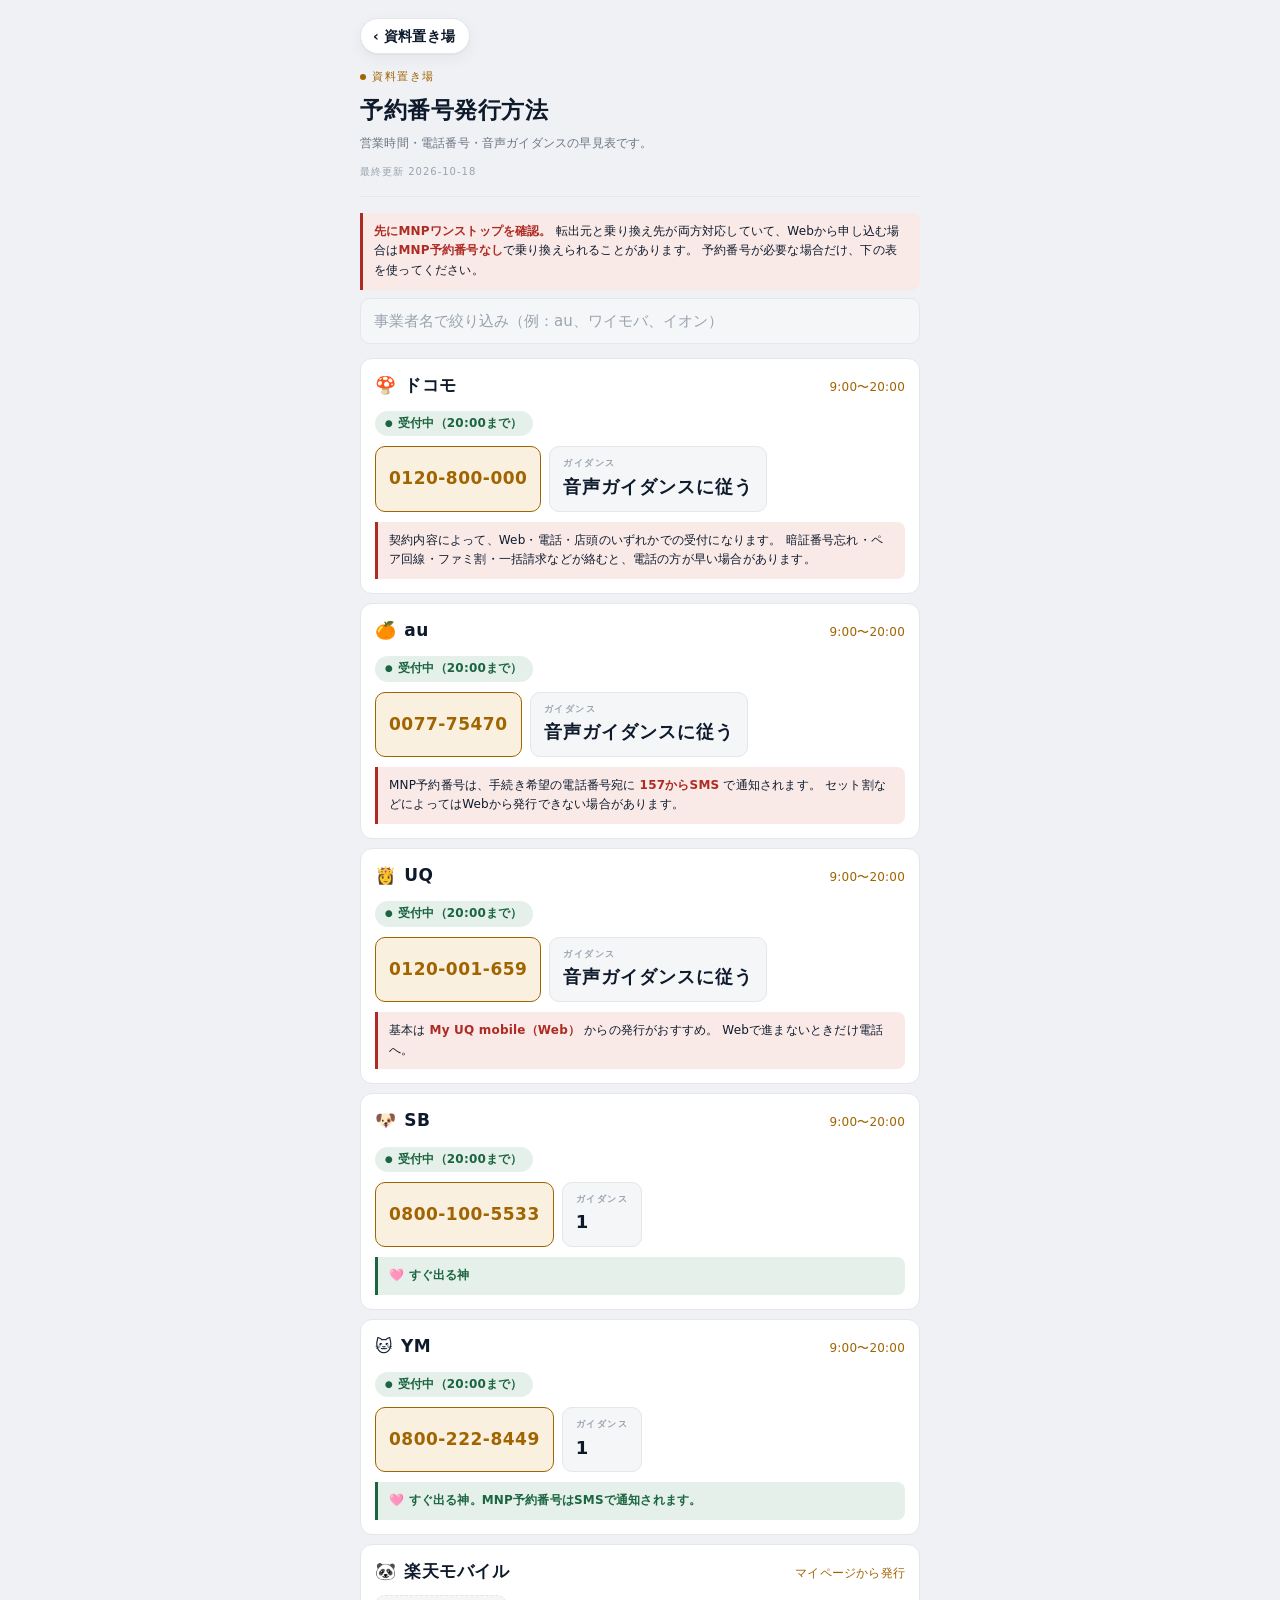
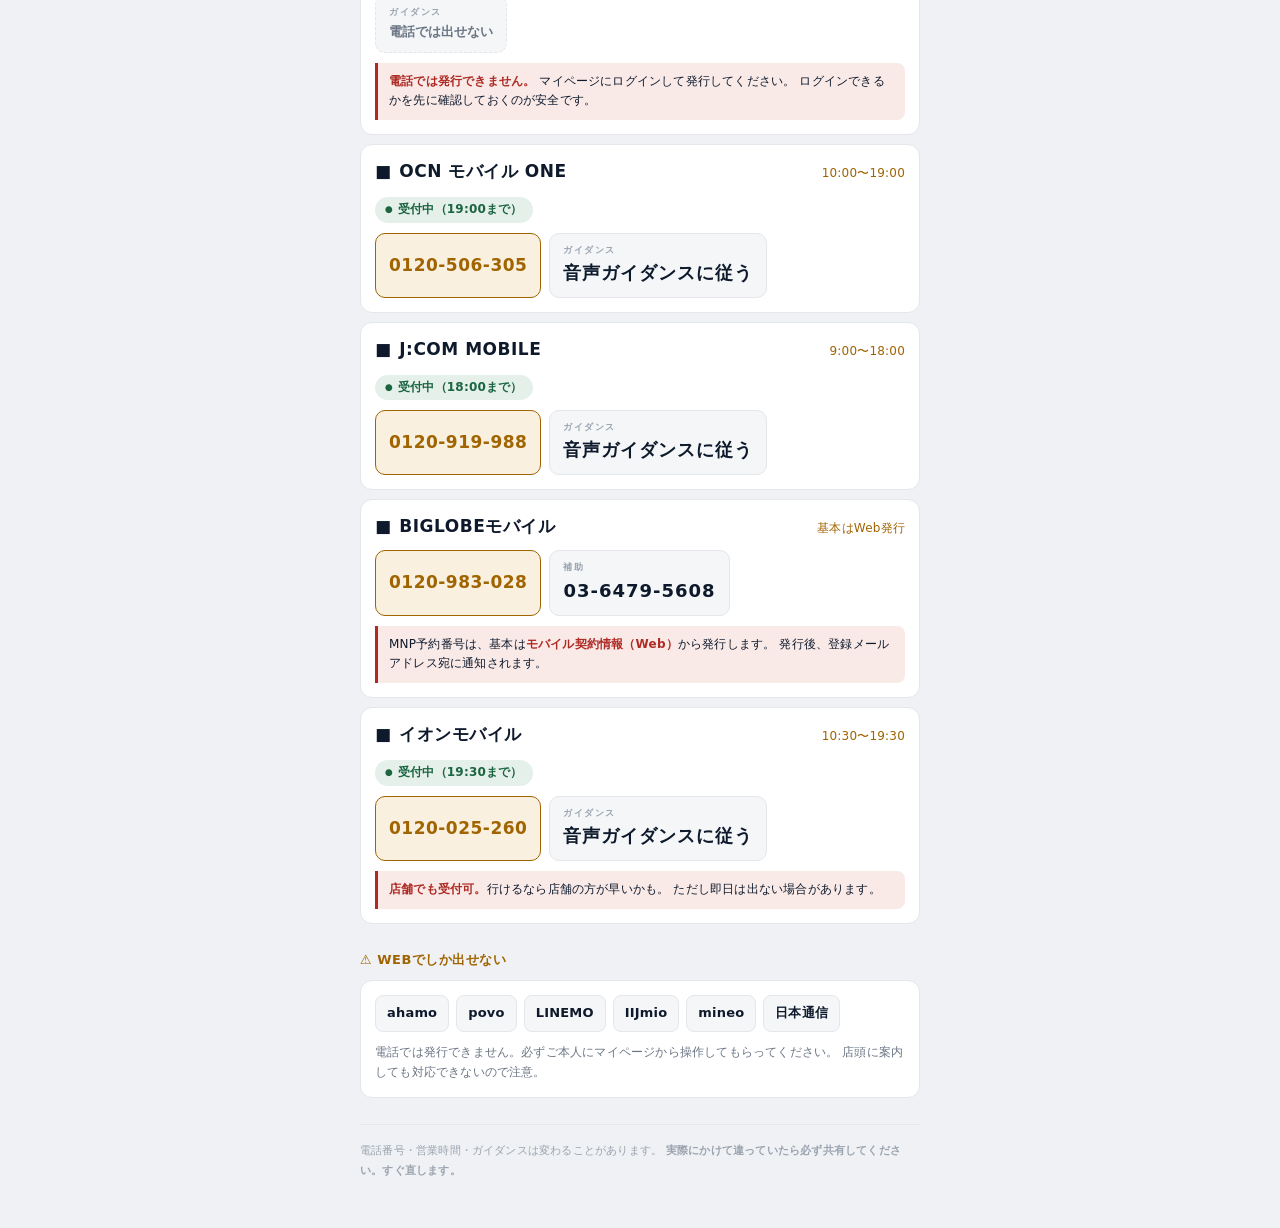
<file: docs/mnp-yoyaku.html>
<!DOCTYPE html>
<html lang="ja">
<head>
<meta charset="UTF-8">
<meta name="viewport" content="width=device-width, initial-scale=1.0, viewport-fit=cover">
<title>予約番号発行方法｜Sieg 資料置き場</title>
<meta name="description" content="MNP予約番号の発行窓口。各社の営業時間・電話番号・音声ガイダンスの早見表。">
<meta name="theme-color" content="#EFF1F4" media="(prefers-color-scheme: light)">
<meta name="theme-color" content="#0C1015" media="(prefers-color-scheme: dark)">
<link rel="apple-touch-icon" href="../icons/apple-touch-icon.png">
<link rel="icon" href="../icons/icon-192.png" type="image/png">
<link rel="stylesheet" href="../sieg-theme.css">
<link rel="stylesheet" href="docs.css">
</head>
<body>
<div class="wrap">

  <a class="back" href="./">‹ 資料置き場</a>

  <div class="page-head">
    <div class="eyebrow">資料置き場</div>
    <h1>予約番号発行方法</h1>
    <div class="lede">営業時間・電話番号・音声ガイダンスの早見表です。</div>
    <div class="updated">最終更新 2026-10-18</div>
  </div>

  <div class="tip warn">
    <b>先にMNPワンストップを確認。</b>
    転出元と乗り換え先が両方対応していて、Webから申し込む場合は<b>MNP予約番号なし</b>で乗り換えられることがあります。
    予約番号が必要な場合だけ、下の表を使ってください。
  </div>

  <div class="filter">
    <input type="search" id="q" placeholder="事業者名で絞り込み（例：au、ワイモバ、イオン）" autocomplete="off">
  </div>

  <div class="carriers" id="carriers">

    <!-- ── ドコモ ── -->
    <div class="carrier" data-search="ドコモ docomo どこも">
      <div class="c-head">
        <span class="c-emoji">🍄</span>
        <span class="c-name">ドコモ</span>
        <span class="c-hours">9:00〜20:00</span>
      </div>
      <div class="c-act">
        <a class="tel" href="tel:0120800000">0120-800-000</a>
        <div class="dial">
          <span class="dial-label">ガイダンス</span>
          <span class="dial-seq">音声ガイダンスに従う</span>
        </div>
      </div>
      <div class="tip warn">
        契約内容によって、Web・電話・店頭のいずれかでの受付になります。
        暗証番号忘れ・ペア回線・ファミ割・一括請求などが絡むと、電話の方が早い場合があります。
      </div>
    </div>

    <!-- ── au ── -->
    <div class="carrier" data-search="au エーユー KDDI">
      <div class="c-head">
        <span class="c-emoji">🍊</span>
        <span class="c-name">au</span>
        <span class="c-hours">9:00〜20:00</span>
      </div>
      <div class="c-act">
        <a class="tel" href="tel:007775470">0077-75470</a>
        <div class="dial">
          <span class="dial-label">ガイダンス</span>
          <span class="dial-seq">音声ガイダンスに従う</span>
        </div>
      </div>
      <div class="tip warn">
        MNP予約番号は、手続き希望の電話番号宛に <b>157からSMS</b> で通知されます。
        セット割などによってはWebから発行できない場合があります。
      </div>
    </div>

    <!-- ── UQ ── -->
    <div class="carrier" data-search="UQ ユーキュー uqmobile ユーキューモバイル">
      <div class="c-head">
        <span class="c-emoji">👸</span>
        <span class="c-name">UQ</span>
        <span class="c-hours">9:00〜20:00</span>
      </div>
      <div class="c-act">
        <a class="tel" href="tel:0120001659">0120-001-659</a>
        <div class="dial">
          <span class="dial-label">ガイダンス</span>
          <span class="dial-seq">音声ガイダンスに従う</span>
        </div>
      </div>
      <div class="tip warn">
        基本は <b>My UQ mobile（Web）</b> からの発行がおすすめ。
        Webで進まないときだけ電話へ。
      </div>
    </div>

    <!-- ── ソフトバンク ── -->
    <div class="carrier" data-search="SB ソフトバンク softbank そふとばんく">
      <div class="c-head">
        <span class="c-emoji">🐶</span>
        <span class="c-name">SB</span>
        <span class="c-hours">9:00〜20:00</span>
      </div>
      <div class="c-act">
        <a class="tel" href="tel:08001005533">0800-100-5533</a>
        <div class="dial">
          <span class="dial-label">ガイダンス</span>
          <span class="dial-seq">1</span>
        </div>
      </div>
      <div class="tip good">🩷 すぐ出る神</div>
    </div>

    <!-- ── ワイモバイル ── -->
    <div class="carrier" data-search="YM ワイモバイル Y!mobile ymobile ワイモバ">
      <div class="c-head">
        <span class="c-emoji">🐱</span>
        <span class="c-name">YM</span>
        <span class="c-hours">9:00〜20:00</span>
      </div>
      <div class="c-act">
        <a class="tel" href="tel:08002228449">0800-222-8449</a>
        <div class="dial">
          <span class="dial-label">ガイダンス</span>
          <span class="dial-seq">1</span>
        </div>
      </div>
      <div class="tip good">
        🩷 すぐ出る神。MNP予約番号はSMSで通知されます。
      </div>
    </div>

    <!-- ── 楽天モバイル ── -->
    <div class="carrier" data-search="楽天 らくてん rakuten 楽天モバイル">
      <div class="c-head">
        <span class="c-emoji">🐼</span>
        <span class="c-name">楽天モバイル</span>
        <span class="c-hours">マイページから発行</span>
      </div>
      <div class="c-act">
        <div class="dial none">
          <span class="dial-label">ガイダンス</span>
          <span class="dial-seq">電話では出せない</span>
        </div>
      </div>
      <div class="tip warn">
        <b>電話では発行できません。</b>
        マイページにログインして発行してください。
        ログインできるかを先に確認しておくのが安全です。
      </div>
    </div>

    <!-- ── OCN モバイル ONE ── -->
    <div class="carrier" data-search="OCN オーシーエヌ ocnモバイル">
      <div class="c-head">
        <span class="c-emoji">■</span>
        <span class="c-name">OCN モバイル ONE</span>
        <span class="c-hours">10:00〜19:00</span>
      </div>
      <div class="c-act">
        <a class="tel" href="tel:0120506305">0120-506-305</a>
        <div class="dial">
          <span class="dial-label">ガイダンス</span>
          <span class="dial-seq">音声ガイダンスに従う</span>
        </div>
      </div>
    </div>

    <!-- ── J:COM MOBILE ── -->
    <div class="carrier" data-search="JCOM J:COM ジェイコム jcomモバイル">
      <div class="c-head">
        <span class="c-emoji">■</span>
        <span class="c-name">J:COM MOBILE</span>
        <span class="c-hours">9:00〜18:00</span>
      </div>
      <div class="c-act">
        <a class="tel" href="tel:0120919988">0120-919-988</a>
        <div class="dial">
          <span class="dial-label">ガイダンス</span>
          <span class="dial-seq">音声ガイダンスに従う</span>
        </div>
      </div>
    </div>

    <!-- ── BIGLOBEモバイル ── -->
    <div class="carrier" data-search="BIGLOBE ビッグローブ biglobeモバイル">
      <div class="c-head">
        <span class="c-emoji">■</span>
        <span class="c-name">BIGLOBEモバイル</span>
        <span class="c-hours">基本はWeb発行</span>
      </div>
      <div class="c-act">
        <a class="tel" href="tel:0120983028">0120-983-028</a>
        <div class="dial">
          <span class="dial-label">補助</span>
          <span class="dial-seq">03-6479-5608</span>
        </div>
      </div>
      <div class="tip warn">
        MNP予約番号は、基本は<b>モバイル契約情報（Web）</b>から発行します。
        発行後、登録メールアドレス宛に通知されます。
      </div>
    </div>

    <!-- ── イオンモバイル ── -->
    <div class="carrier" data-search="イオン いおん aeon イオンモバイル">
      <div class="c-head">
        <span class="c-emoji">■</span>
        <span class="c-name">イオンモバイル</span>
        <span class="c-hours">10:30〜19:30</span>
      </div>
      <div class="c-act">
        <a class="tel" href="tel:0120025260">0120-025-260</a>
        <div class="dial">
          <span class="dial-label">ガイダンス</span>
          <span class="dial-seq">音声ガイダンスに従う</span>
        </div>
      </div>
      <div class="tip warn">
        <b>店舗でも受付可。</b>行けるなら店舗の方が早いかも。
        ただし即日は出ない場合があります。
      </div>
    </div>

  </div>

  <div class="no-hit" id="no-hit">該当する事業者がありません</div>

  <!-- ═══ WEBでしか出せない ═══ -->
  <div id="web-only-block">
    <div class="section-head">⚠️ WEBでしか出せない</div>
    <div class="web-only">
      <div class="chips">
        <span class="chip">ahamo</span>
        <span class="chip">povo</span>
        <span class="chip">LINEMO</span>
        <span class="chip">IIJmio</span>
        <span class="chip">mineo</span>
        <span class="chip">日本通信</span>
      </div>
      <div class="msg">
        電話では発行できません。必ずご本人にマイページから操作してもらってください。
        店頭に案内しても対応できないので注意。
      </div>
    </div>
  </div>

  <div class="foot">
    電話番号・営業時間・ガイダンスは変わることがあります。
    <b>実際にかけて違っていたら必ず共有してください。すぐ直します。</b>
  </div>

</div>

<script>
  // ═══ 事業者の絞り込み ═══
  (function() {
    var input = document.getElementById('q');
    var cards = Array.prototype.slice.call(document.querySelectorAll('.carrier'));
    var noHit = document.getElementById('no-hit');
    var webOnly = document.getElementById('web-only-block');
    var webNames = 'ahamo povo linemo iijmio mineo 日本通信 アハモ ポヴォ ラインモ';

    input.addEventListener('input', function() {
      var q = input.value.trim().toLowerCase();
      var hit = 0;
      cards.forEach(function(el) {
        var hay = (el.getAttribute('data-search') + ' ' + el.textContent).toLowerCase();
        var show = !q || hay.indexOf(q) >= 0;
        el.hidden = !show;
        if (show) hit++;
      });
      var webHit = !q || webNames.indexOf(q) >= 0;
      webOnly.hidden = !webHit;
      noHit.style.display = (hit || webHit) ? 'none' : 'block';
    });
  })();
</script>
<script src="docs.js"></script>
</body>
</html>
</file>
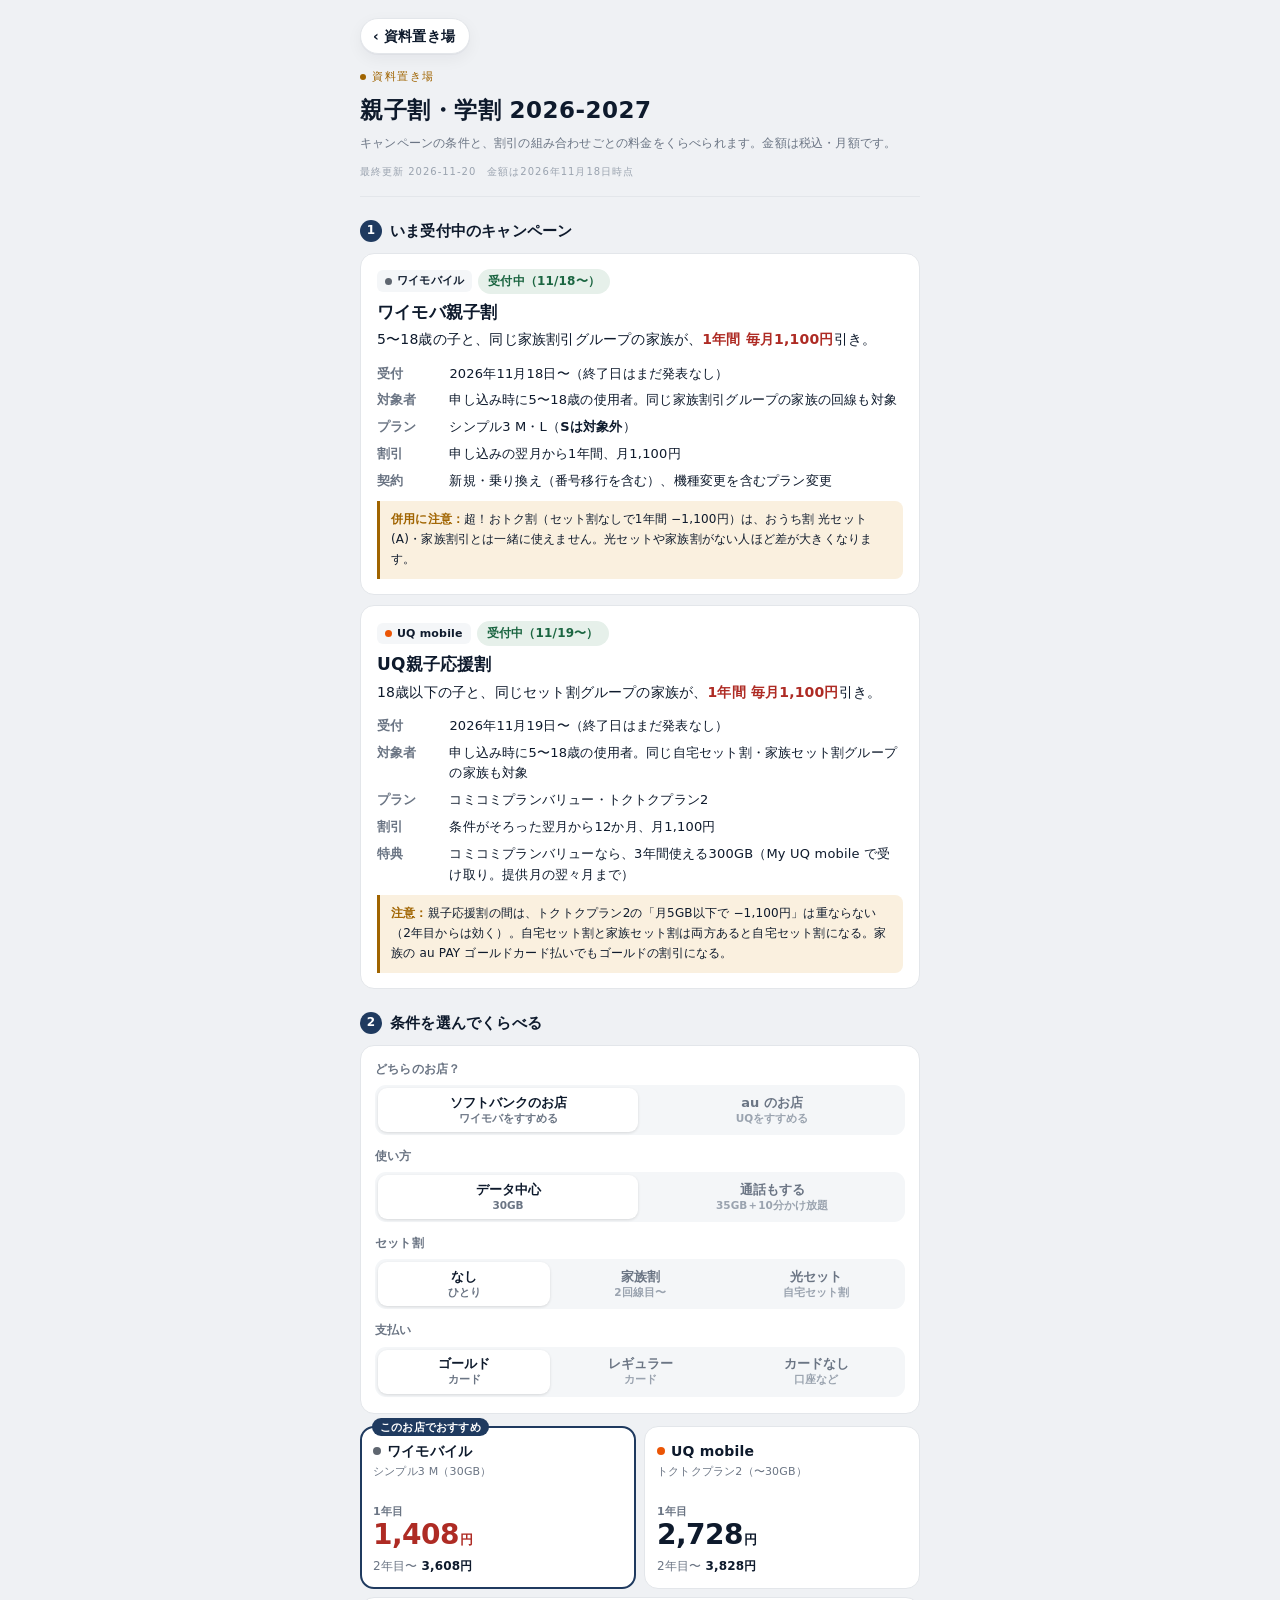
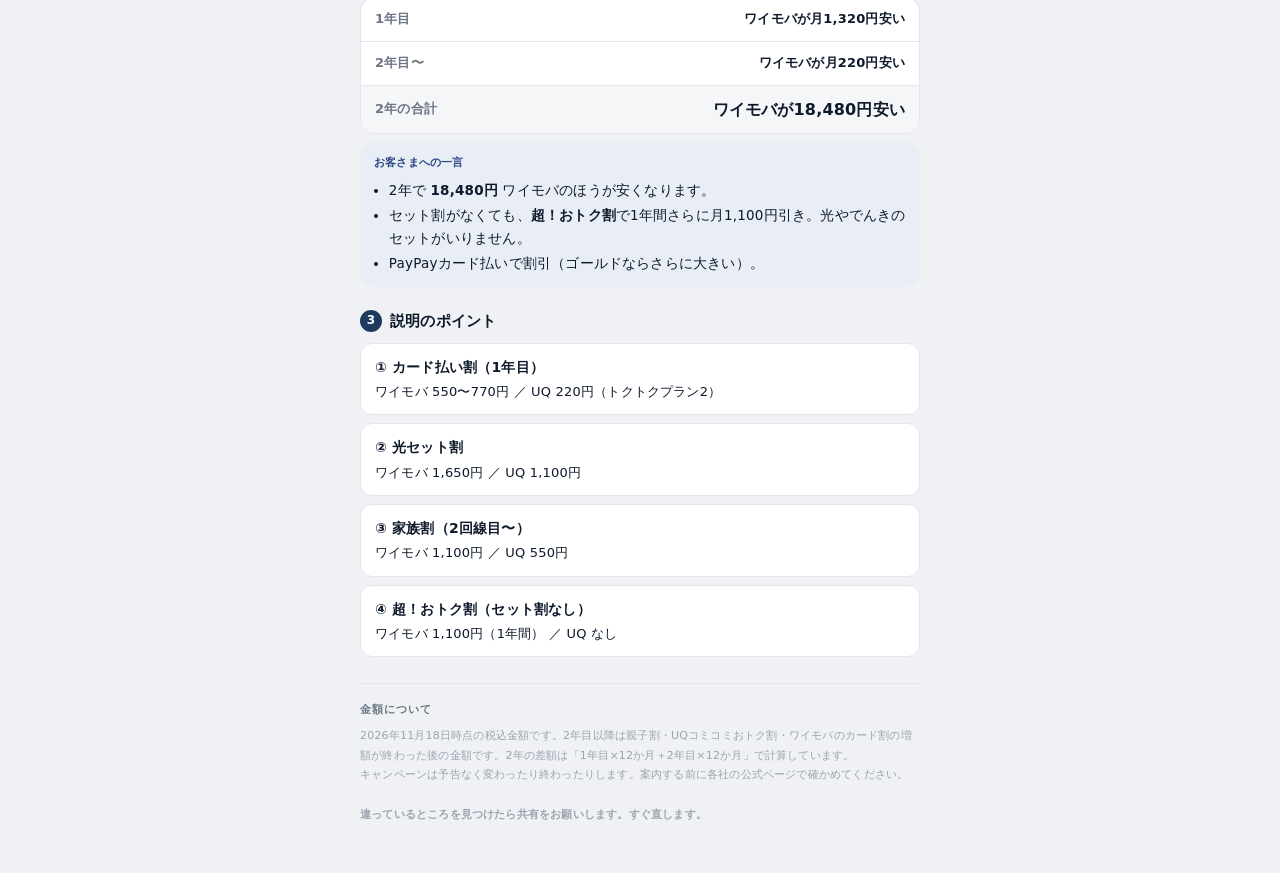
<file: docs/oyakowari.html>
<!DOCTYPE html>
<html lang="ja">
<head>
<meta charset="UTF-8">
<meta name="viewport" content="width=device-width, initial-scale=1.0, viewport-fit=cover">
<title>親子割・学割 2026-2027｜Sieg 資料置き場</title>
<meta name="description" content="UQ親子応援割・ワイモバ親子割の条件と、割引の組み合わせごとの料金比較（UQ mobile とワイモバイル）。">
<meta name="theme-color" content="#EFF1F4" media="(prefers-color-scheme: light)">
<meta name="theme-color" content="#0C1015" media="(prefers-color-scheme: dark)">
<link rel="apple-touch-icon" href="../icons/apple-touch-icon.png">
<link rel="icon" href="../icons/icon-192.png" type="image/png">
<link rel="stylesheet" href="../sieg-theme.css">
<link rel="stylesheet" href="docs.css">
<style>
.sec-h { display: flex; align-items: center; gap: 8px; margin: 22px 0 10px; font-size: 15px; font-weight: 800; }
.sec-h .n { display: inline-grid; place-items: center; width: 22px; height: 22px; border-radius: 50%; background: var(--sg-primary); color: var(--sg-on-primary); font-size: 12px; }

/* ── キャンペーン ── */
.camp { background: var(--panel); border: 1px solid var(--line); border-radius: 14px; padding: 15px 16px; margin-bottom: 10px; }
.camp-top { display: flex; flex-wrap: wrap; align-items: center; gap: 6px; margin-bottom: 6px; }
.camp-name { font-size: 17px; font-weight: 800; line-height: 1.45; }
.camp-lead { margin-top: 4px; font-size: 14px; line-height: 1.65; }
.camp-lead b { color: var(--sg-red); font-variant-numeric: tabular-nums; }
.camp-state { display: inline-block; font-size: 12px; font-weight: 800; padding: 3px 10px; border-radius: 999px; font-variant-numeric: tabular-nums; }
.camp-state.on { background: var(--sg-green-tint); color: var(--sg-green); }
.camp-state.soon { background: var(--sg-red-tint); color: var(--sg-red); }
.camp-state.before { background: var(--sg-blue-tint); color: var(--sg-blue); }
.camp-state.off { background: var(--sg-sunk); color: var(--muted2); }
.camp.ended { opacity: .6; }
.camp dl { display: grid; grid-template-columns: 4.8em 1fr; gap: 6px 10px; margin-top: 12px; font-size: 13px; line-height: 1.6; }
.camp dt { color: var(--muted); font-weight: 700; }
.camp dd { margin: 0; }
.camp .note { margin-top: 10px; font-size: 12px; line-height: 1.65; padding: 9px 11px; border-radius: 0 8px 8px 0; background: var(--sg-amber-tint); border-left: 3px solid var(--sg-amber); }
.camp .note b { color: var(--sg-amber); }

/* ── くらべる ── */
.pick { background: var(--panel); border: 1px solid var(--line); border-radius: 14px; padding: 14px 14px 4px; }
.pick-row { margin-bottom: 12px; }
.pick-label { font-size: 12px; font-weight: 800; color: var(--muted); margin-bottom: 6px; }
.seg { display: grid; grid-auto-flow: column; grid-auto-columns: 1fr; gap: 4px; padding: 3px; border-radius: 11px; background: var(--panel2); }
.seg button { min-height: 44px; padding: 4px 6px; border: 0; border-radius: 9px; background: transparent; color: var(--muted); font: 800 13px/1.3 var(--sg-font); cursor: pointer; }
.seg button small { display: block; font-size: 10.5px; font-weight: 700; color: var(--muted2); }
.seg button[aria-pressed="true"] { background: var(--panel); color: var(--text); box-shadow: 0 1px 3px rgba(0,0,0,.12); }
.seg button[aria-pressed="true"] small { color: var(--muted); }
.seg button:focus-visible { outline: 2px solid var(--sg-primary); outline-offset: 1px; }

.result { margin-top: 12px; }
.res-cards { display: grid; grid-template-columns: 1fr 1fr; gap: 8px; }
.res-card { position: relative; background: var(--panel); border: 1px solid var(--line); border-radius: 14px; padding: 13px 12px 12px; }
.res-card.rec { border: 2px solid var(--sg-primary); padding: 12px 11px 11px; }
.res-card .rec-b { position: absolute; top: -10px; left: 10px; font-size: 10.5px; font-weight: 800; padding: 1px 8px; border-radius: 999px; background: var(--sg-primary); color: var(--sg-on-primary); }
.res-brand { display: flex; align-items: center; gap: 6px; font-size: 14px; font-weight: 800; }
.res-brand::before { content: ''; width: 8px; height: 8px; border-radius: 50%; background: var(--dot); flex-shrink: 0; }
.res-plan { font-size: 11px; color: var(--muted); margin-top: 2px; line-height: 1.4; min-height: 2.8em; }
.res-y1 { margin-top: 8px; font-size: 11px; font-weight: 700; color: var(--muted); }
.res-price { font-size: 28px; font-weight: 900; line-height: 1.1; font-variant-numeric: tabular-nums; letter-spacing: -.5px; }
.res-price small { font-size: 13px; font-weight: 800; margin-left: 1px; }
.res-y2 { margin-top: 6px; font-size: 12px; color: var(--muted); font-variant-numeric: tabular-nums; }
.res-y2 b { color: var(--text); }
.cheap { color: var(--sg-red); }

.diff { margin-top: 8px; background: var(--panel); border: 1px solid var(--line); border-radius: 14px; overflow: hidden; }
.diff-row { display: flex; justify-content: space-between; align-items: center; gap: 10px; padding: 11px 14px; font-size: 13px; border-top: 1px solid var(--line); font-variant-numeric: tabular-nums; }
.diff-row:first-child { border-top: 0; }
.diff-row span { color: var(--muted); font-weight: 700; }
.diff-row b { font-weight: 800; text-align: right; }
.diff-row.total { background: var(--panel2); }
.diff-row.total b { font-size: 16px; }
.talk { margin-top: 8px; padding: 12px 14px; border-radius: 14px; background: var(--sg-blue-tint); color: var(--text); font-size: 13.5px; line-height: 1.7; }
.talk-h { font-size: 11px; font-weight: 800; color: var(--sg-blue); margin-bottom: 4px; }
.talk ul { margin: 6px 0 0; padding-left: 1.1em; }
.talk li { margin-top: 2px; }

.points { display: grid; gap: 8px; }
.point { background: var(--panel); border: 1px solid var(--line); border-radius: 12px; padding: 12px 14px; font-size: 13px; line-height: 1.65; }
.point b { display: block; font-size: 14px; margin-bottom: 2px; }
</style>
</head>
<body>
<div class="wrap">

<a class="back" href="./">‹ 資料置き場</a>

<div class="page-head">
  <div class="eyebrow">資料置き場</div>
  <h1>親子割・学割 2026-2027</h1>
  <div class="lede">キャンペーンの条件と、割引の組み合わせごとの料金をくらべられます。金額は税込・月額です。</div>
  <div class="updated">最終更新 2026-11-20　金額は2026年11月18日時点</div>
</div>

<!-- ═══ 1. キャンペーン ═══ -->
<h2 class="sec-h"><span class="n">1</span>いま受付中のキャンペーン</h2>

<div class="camp" data-start="2026-11-18">
  <div class="camp-top"><span class="tag softbank">ワイモバイル</span></div>
  <div class="camp-name">ワイモバ親子割</div>
  <div class="camp-lead">5〜18歳の子と、同じ家族割引グループの家族が、<b>1年間 毎月1,100円</b>引き。</div>
  <dl>
    <dt>受付</dt><dd>2026年11月18日〜（終了日はまだ発表なし）</dd>
    <dt>対象者</dt><dd>申し込み時に5〜18歳の使用者。同じ家族割引グループの家族の回線も対象</dd>
    <dt>プラン</dt><dd>シンプル3 M・L（<b>Sは対象外</b>）</dd>
    <dt>割引</dt><dd>申し込みの翌月から1年間、月1,100円</dd>
    <dt>契約</dt><dd>新規・乗り換え（番号移行を含む）、機種変更を含むプラン変更</dd>
  </dl>
  <div class="note"><b>併用に注意：</b>超！おトク割（セット割なしで1年間 −1,100円）は、おうち割 光セット(A)・家族割引とは一緒に使えません。光セットや家族割がない人ほど差が大きくなります。</div>
</div>

<div class="camp" data-start="2026-11-19">
  <div class="camp-top"><span class="tag au">UQ mobile</span></div>
  <div class="camp-name">UQ親子応援割</div>
  <div class="camp-lead">18歳以下の子と、同じセット割グループの家族が、<b>1年間 毎月1,100円</b>引き。</div>
  <dl>
    <dt>受付</dt><dd>2026年11月19日〜（終了日はまだ発表なし）</dd>
    <dt>対象者</dt><dd>申し込み時に5〜18歳の使用者。同じ自宅セット割・家族セット割グループの家族も対象</dd>
    <dt>プラン</dt><dd>コミコミプランバリュー・トクトクプラン2</dd>
    <dt>割引</dt><dd>条件がそろった翌月から12か月、月1,100円</dd>
    <dt>特典</dt><dd>コミコミプランバリューなら、3年間使える300GB（My UQ mobile で受け取り。提供月の翌々月まで）</dd>
  </dl>
  <div class="note"><b>注意：</b>親子応援割の間は、トクトクプラン2の「月5GB以下で −1,100円」は重ならない（2年目からは効く）。自宅セット割と家族セット割は両方あると自宅セット割になる。家族の au PAY ゴールドカード払いでもゴールドの割引になる。</div>
</div>

<!-- ═══ 2. くらべる ═══ -->
<h2 class="sec-h"><span class="n">2</span>条件を選んでくらべる</h2>

<div class="pick" id="pick">
  <div class="pick-row">
    <div class="pick-label" id="l-store">どちらのお店？</div>
    <div class="seg" role="group" aria-labelledby="l-store" data-k="store">
      <button type="button" data-v="ym">ソフトバンクのお店<small>ワイモバをすすめる</small></button>
      <button type="button" data-v="uq">au のお店<small>UQをすすめる</small></button>
    </div>
  </div>
  <div class="pick-row">
    <div class="pick-label" id="l-use">使い方</div>
    <div class="seg" role="group" aria-labelledby="l-use" data-k="use">
      <button type="button" data-v="data">データ中心<small>30GB</small></button>
      <button type="button" data-v="call">通話もする<small>35GB＋10分かけ放題</small></button>
    </div>
  </div>
  <div class="pick-row">
    <div class="pick-label" id="l-set">セット割</div>
    <div class="seg" role="group" aria-labelledby="l-set" data-k="set">
      <button type="button" data-v="none">なし<small>ひとり</small></button>
      <button type="button" data-v="family">家族割<small>2回線目〜</small></button>
      <button type="button" data-v="hikari">光セット<small>自宅セット割</small></button>
    </div>
  </div>
  <div class="pick-row">
    <div class="pick-label" id="l-pay">支払い</div>
    <div class="seg" role="group" aria-labelledby="l-pay" data-k="pay">
      <button type="button" data-v="gold">ゴールド<small>カード</small></button>
      <button type="button" data-v="regular">レギュラー<small>カード</small></button>
      <button type="button" data-v="none">カードなし<small>口座など</small></button>
    </div>
  </div>
</div>

<div class="result" id="result" aria-live="polite"></div>

<!-- ═══ 3. 説明のポイント ═══ -->
<h2 class="sec-h"><span class="n">3</span>説明のポイント</h2>
<div class="points" id="points"></div>

<div class="foot">
  <h3>金額について</h3>
  2026年11月18日時点の税込金額です。2年目以降は親子割・UQコミコミおトク割・ワイモバのカード割の増額が終わった後の金額です。2年の差額は「1年目×12か月＋2年目×12か月」で計算しています。<br>
  キャンペーンは予告なく変わったり終わったりします。案内する前に各社の公式ページで確かめてください。<br><br>
  <b>違っているところを見つけたら共有をお願いします。すぐ直します。</b>
</div>

</div>

<script>
(function () {
  'use strict';
  // 料金（税込・月額）。[1年目, 2年目〜]。2026年11月18日時点（親子割を含む）
  var PRICE = {
    data: {
      uq: { name: 'UQ mobile', plan: 'トクトクプラン2（〜30GB）', dot: 'var(--sg-au)',
        none:   { gold: [2728, 3828], regular: [2728, 3828], none: [2948, 4048] },
        family: { gold: [2178, 3278], regular: [2178, 3278], none: [2398, 3498] },
        hikari: { gold: [1628, 2728], regular: [1628, 2728], none: [1848, 2948] } },
      ym: { name: 'ワイモバイル', plan: 'シンプル3 M（30GB）', dot: 'var(--sg-softbank)',
        none:   { gold: [1408, 3608], regular: [1628, 4048], none: [2178, 4378] },
        family: { gold: [1408, 2508], regular: [1628, 2948], none: [2178, 3278] },
        hikari: { gold: [858, 1958],  regular: [1078, 2398], none: [1628, 2728] } }
    },
    call: {
      uq: { name: 'UQ mobile', plan: 'コミコミプランバリュー（35GB＋10分＋300GB）', dot: 'var(--sg-au)',
        none:   { gold: [2068, 3168], regular: [2068, 3828], none: [2068, 3828] },
        family: { gold: [2068, 3168], regular: [2068, 3828], none: [2068, 3828] },
        hikari: { gold: [2068, 3168], regular: [2068, 3828], none: [2068, 3828] } },
      ym: { name: 'ワイモバイル', plan: 'シンプル3 L（35GB）＋10分かけ放題', dot: 'var(--sg-softbank)',
        none:   { gold: [2508, 4708], regular: [2728, 5148], none: [3278, 5478] },
        family: { gold: [2508, 3608], regular: [2728, 4048], none: [3278, 4378] },
        hikari: { gold: [1958, 3058], regular: [2178, 3498], none: [2728, 3828] } }
    }
  };
  var KEY = 'siegOyakoPick';
  var st = { store: 'ym', use: 'data', set: 'none', pay: 'gold' };
  try { var saved = JSON.parse(localStorage.getItem(KEY) || 'null'); if (saved) Object.keys(st).forEach(function (k) { if (saved[k]) st[k] = saved[k]; }); } catch (e) {}

  function yen(n) { return n.toLocaleString('ja-JP'); }
  function el(id) { return document.getElementById(id); }

  // 比べた結果（数字は表から。ここで計算するのは差だけ）
  function compare(s) {
    var tbl = PRICE[s.use], uq = tbl.uq[s.set][s.pay], ym = tbl.ym[s.set][s.pay];
    var d1 = uq[0] - ym[0], d2 = uq[1] - ym[1];   // プラスならワイモバが安い
    return { uq: uq, ym: ym, d1: d1, d2: d2, total: d1 * 12 + d2 * 12 };
  }
  function who(d) { return d > 0 ? 'ワイモバ' : 'UQ'; }
  function diffText(d, unit) { return d === 0 ? '同じ' : who(d) + 'が' + unit + yen(Math.abs(d)) + '円安い'; }

  function card(c, prices, other, rec) {
    var cheap1 = prices[0] < other[0], cheap2 = prices[1] < other[1];
    return '<div class="res-card' + (rec ? ' rec' : '') + '" style="--dot:' + c.dot + '">' + (rec ? '<span class="rec-b">このお店でおすすめ</span>' : '')
      + '<div class="res-brand">' + c.name + '</div><div class="res-plan">' + c.plan + '</div>'
      + '<div class="res-y1">1年目</div><div class="res-price' + (cheap1 ? ' cheap' : '') + '">' + yen(prices[0]) + '<small>円</small></div>'
      + '<div class="res-y2">2年目〜 <b' + (cheap2 ? ' class="cheap"' : '') + '>' + yen(prices[1]) + '円</b></div></div>';
  }

  // お客さまへの一言（すすめる側から見て、言える強み）
  function talk(s, r) {
    var mine = s.store, lines = [];
    var mineCheap1 = mine === 'ym' ? r.d1 > 0 : r.d1 < 0, mineCheapT = mine === 'ym' ? r.total > 0 : r.total < 0;
    var name = mine === 'ym' ? 'ワイモバ' : 'UQ';
    if (mineCheapT) lines.push('2年で <b>' + yen(Math.abs(r.total)) + '円</b> ' + name + 'のほうが安くなります。');
    else if (mineCheap1) lines.push('1年目は ' + name + 'が月 <b>' + yen(Math.abs(r.d1)) + '円</b> 安いです（2年目からは差が縮みます）。');
    else if (r.total === 0 && r.d1 === 0) lines.push('料金は同じなので、特典の差で選んでもらいましょう。');
    if (mine === 'ym') {
      if (s.set === 'none') lines.push('セット割がなくても、<b>超！おトク割</b>で1年間さらに月1,100円引き。光やでんきのセットがいりません。');
      if (s.pay !== 'none') lines.push('PayPayカード払いで割引（ゴールドならさらに大きい）。');
      if (s.set === 'hikari') lines.push('おうち割 光セット(A)で月1,650円引き。');
      if (s.use === 'call' && !mineCheapT) lines.push('通話が多くない人には、データ中心（シンプル3 M）もくらべてみましょう。');
    } else {
      if (s.use === 'call') lines.push('コミコミは<b>光回線・家族の条件なし</b>で、親子割なら誰でも1年目2,068円。3年使える300GBつき。');
      if (s.use === 'data') lines.push('トクトクプラン2は2年目から、月5GB以下の月は自動で1,100円引き。あまり使わない月が多い人に向きます。');
      if (s.set === 'hikari') lines.push('自宅セット割は au ひかりだけでなく、<b>auでんき</b>でもOK。');
      if (s.use === 'data' && !mineCheapT) lines.push('通話もする人なら、コミコミプランバリュー（1年目2,068円）のほうが有利になりやすいです。');
    }
    if (!mineCheapT && !mineCheap1) lines.push('この条件では' + (mine === 'ym' ? 'UQ' : 'ワイモバ') + 'のほうが安いので、金額より特典・使い方で話しましょう。');
    return lines;
  }

  function render() {
    document.querySelectorAll('.seg').forEach(function (g) {
      var k = g.getAttribute('data-k');
      g.querySelectorAll('button').forEach(function (b) { b.setAttribute('aria-pressed', String(b.getAttribute('data-v') === st[k])); });
    });
    var tbl = PRICE[st.use], r = compare(st);
    var cards = st.store === 'ym'
      ? card(tbl.ym, r.ym, r.uq, true) + card(tbl.uq, r.uq, r.ym, false)
      : card(tbl.uq, r.uq, r.ym, true) + card(tbl.ym, r.ym, r.uq, false);
    el('result').innerHTML = '<div class="res-cards">' + cards + '</div>'
      + '<div class="diff"><div class="diff-row"><span>1年目</span><b>' + diffText(r.d1, '月') + '</b></div>'
      + '<div class="diff-row"><span>2年目〜</span><b>' + diffText(r.d2, '月') + '</b></div>'
      + '<div class="diff-row total"><span>2年の合計</span><b>' + diffText(r.total, '') + '</b></div></div>'
      + '<div class="talk"><div class="talk-h">お客さまへの一言</div><ul>' + talk(st, r).map(function (t) { return '<li>' + t + '</li>'; }).join('') + '</ul></div>';
    el('points').innerHTML = (st.store === 'ym' ? [
      ['① カード払い割（1年目）', 'ワイモバ 550〜770円 ／ UQ 220円（トクトクプラン2）'],
      ['② 光セット割', 'ワイモバ 1,650円 ／ UQ 1,100円'],
      ['③ 家族割（2回線目〜）', 'ワイモバ 1,100円 ／ UQ 550円'],
      ['④ 超！おトク割（セット割なし）', 'ワイモバ 1,100円（1年間） ／ UQ なし']
    ] : [
      ['① コミコミは条件なし', '光回線もカード払いもいらない。親子割なら誰でも1年目2,068円'],
      ['② 300GB＋Pontaパス', 'コミコミは35GBとは別に3年使える300GB。Pontaパス（月548円相当）も無料'],
      ['③ auでんきでもセット割', 'トクトクの自宅セット割は、光回線だけでなく auでんきでもOK'],
      ['④ 2年目以降も安い', 'ワイモバは超！おトク割とカード割の増額が1年で終わる。UQは差が開く']
    ]).map(function (p) { return '<div class="point"><b>' + p[0] + '</b>' + p[1] + '</div>'; }).join('');
  }

  el('pick').addEventListener('click', function (e) {
    var b = e.target.closest('button'), g = b && b.closest('.seg');
    if (!g) return;
    st[g.getAttribute('data-k')] = b.getAttribute('data-v');
    try { localStorage.setItem(KEY, JSON.stringify(st)); } catch (err) {}
    render();
  });
  render();
  window.SiegOyako = { compare: compare, PRICE: PRICE };
})();
</script>
<script src="docs.js"></script>
</body>
</html>
</file>
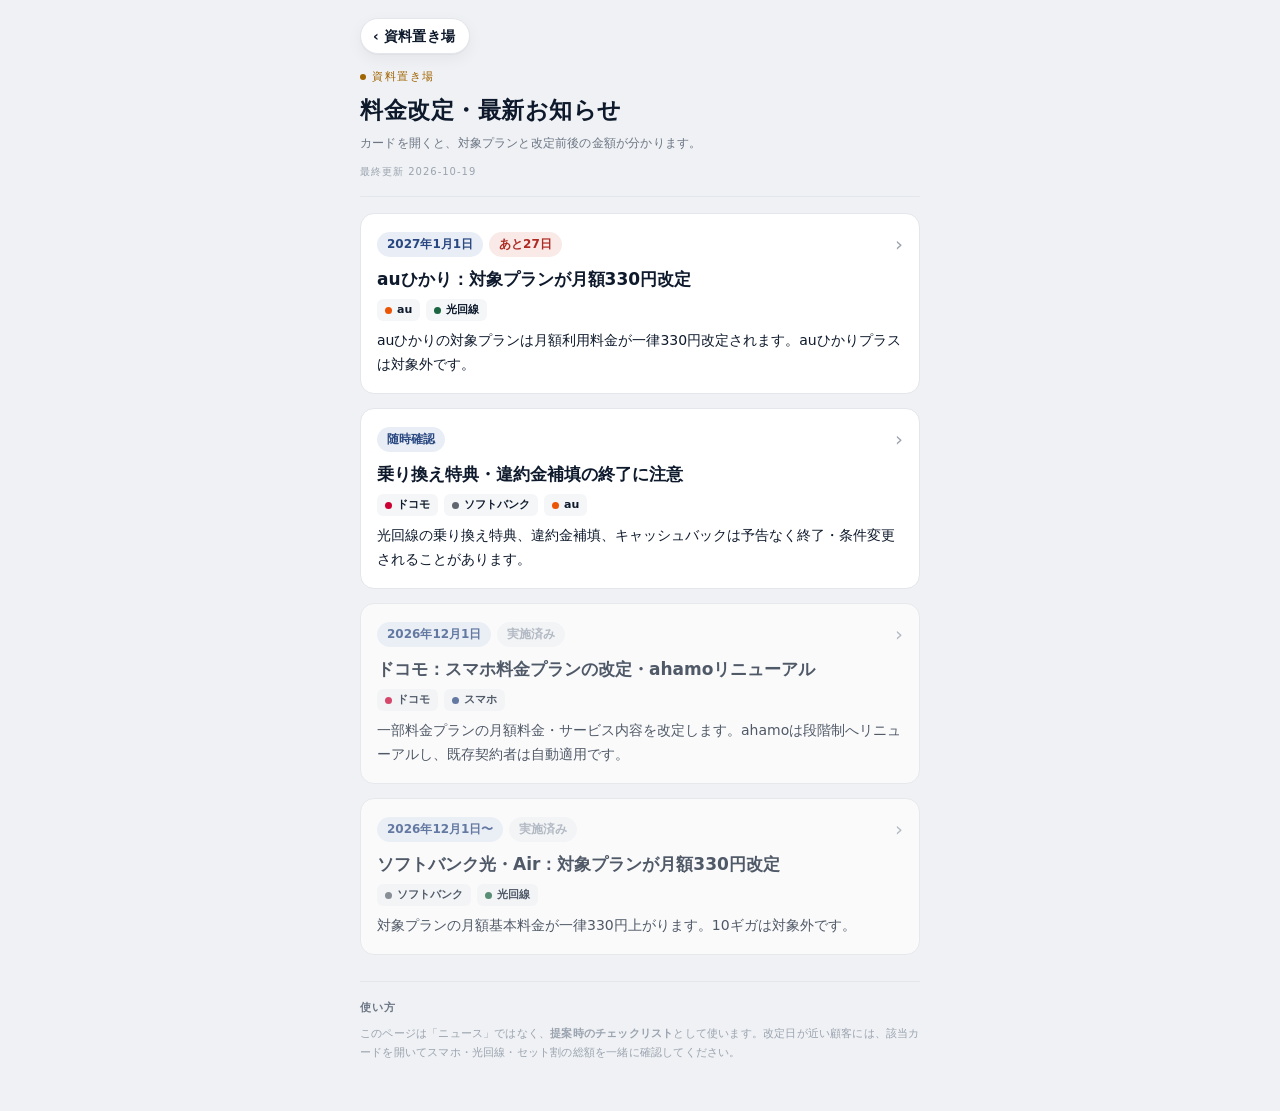
<file: docs/price-updates.html>
<!DOCTYPE html>
<html lang="ja">
<head>
<meta charset="UTF-8">
<meta name="viewport" content="width=device-width, initial-scale=1.0, viewport-fit=cover">
<title>料金改定・最新お知らせ｜Sieg 資料置き場</title>
<meta name="description" content="ドコモ・ソフトバンク・auの料金改定、光回線の値上げ、乗り換え特典の変更をまとめた提案用ページ。">
<meta name="theme-color" content="#EFF1F4" media="(prefers-color-scheme: light)">
<meta name="theme-color" content="#0C1015" media="(prefers-color-scheme: dark)">
<link rel="apple-touch-icon" href="../icons/apple-touch-icon.png">
<link rel="icon" href="../icons/icon-192.png" type="image/png">
<link rel="stylesheet" href="../sieg-theme.css">
<link rel="stylesheet" href="docs.css">
</head>
<body>
<div class="wrap">

<a class="back" href="./">‹ 資料置き場</a>

<div class="page-head">
<div class="eyebrow">資料置き場</div>
<h1>料金改定・最新お知らせ</h1>
<div class="lede">カードを開くと、対象プランと改定前後の金額が分かります。</div>
<div class="updated">最終更新 2026-10-19</div>
</div>

<div class="news-card" data-date="2026-12-01" data-short="ドコモ改定">
<h2 class="news-h"><button class="news-summary" type="button">
<span class="news-date">2026年12月1日</span>
<span class="news-title">ドコモ：スマホ料金プランの改定・ahamoリニューアル</span>
<span class="news-tags"><span class="tag docomo">ドコモ</span><span class="tag mobile">スマホ</span></span>
<span class="news-body">一部料金プランの月額料金・サービス内容を改定します。ahamoは段階制へリニューアルし、既存契約者は自動適用です。</span>
</button></h2>
<div class="news-detail">
<div class="plan-wrap"><table class="plan-table">
<thead><tr><th>対象</th><th>改定内容</th></tr></thead>
<tbody>
<tr><td>ahamo</td><td>40GBまで3,135円／120GBまで5,115円の段階制へ。既存契約者は自動適用。</td></tr>
<tr><td>ドコモ mini2（新プラン）</td><td>6GBまで3,278円／12GBまで4,180円の段階制。</td></tr>
<tr><td>既存料金プラン</td><td>プランにより月額・サービス内容が改定。対象・金額はMy docomoの案内で確認。</td></tr>
</tbody>
</table></div>
<div class="impact"><b>提案時の見どころ：</b>「値上げだから解約」ではなく、ahamo移行・ドコモ mini2・ドコモ光セット割の見直しで比較する。</div>
<div class="links"><a href="./mnp-yoyaku.html">MNP予約番号・ワンストップの案内</a><a href="./hikari-kaiyaku.html">ドコモ光の解約金・工事費残債</a></div>
</div>
</div>

<div class="news-card" data-date="2026-12-01" data-short="SB光改定">
<h2 class="news-h"><button class="news-summary" type="button">
<span class="news-date">2026年12月1日〜</span>
<span class="news-title">ソフトバンク光・Air：対象プランが月額330円改定</span>
<span class="news-tags"><span class="tag softbank">ソフトバンク</span><span class="tag hikari">光回線</span></span>
<span class="news-body">対象プランの月額基本料金が一律330円上がります。10ギガは対象外です。</span>
</button></h2>
<div class="news-detail">
<div class="plan-wrap"><table class="plan-table">
<thead><tr><th>対象プラン</th><th class="num">現在</th><th class="num">改定後</th><th class="num">差額</th></tr></thead>
<tbody>
<tr><td>SoftBank光 戸建て（2年）</td><td class="num">5,720円</td><td class="num">6,050円</td><td class="num up">+330円</td></tr>
<tr><td>SoftBank光 マンション（2年）</td><td class="num">4,180円</td><td class="num">4,510円</td><td class="num up">+330円</td></tr>
<tr><td>SoftBank光 戸建て（5年）</td><td class="num">5,170円</td><td class="num">5,500円</td><td class="num up">+330円</td></tr>
<tr><td>SoftBank光 10ギガ</td><td class="num">6,380円</td><td class="num">6,380円</td><td class="num same">対象外</td></tr>
</tbody>
</table></div>
<div class="impact"><b>適用時期に注意：</b>自動更新なしプランは2026年12月利用分から、自動更新ありプランは契約満了月の翌月利用分から適用です。</div>
<div class="links"><a href="./hikari-kaiyaku.html">ソフトバンク光の解約金・工事費残債</a><a href="./mnp-yoyaku.html">MNP予約番号・ワンストップの案内</a></div>
</div>
</div>

<div class="news-card" data-date="2027-01-01" data-short="auひかり改定">
<h2 class="news-h"><button class="news-summary" type="button">
<span class="news-date">2027年1月1日</span>
<span class="news-title">auひかり：対象プランが月額330円改定</span>
<span class="news-tags"><span class="tag au">au</span><span class="tag hikari">光回線</span></span>
<span class="news-body">auひかりの対象プランは月額利用料金が一律330円改定されます。auひかりプラスは対象外です。</span>
</button></h2>
<div class="news-detail">
<div class="plan-wrap"><table class="plan-table">
<thead><tr><th>対象プラン例</th><th class="num">現在</th><th class="num">改定後</th><th class="num">差額</th></tr></thead>
<tbody>
<tr><td>auひかり ホーム1ギガ（3年契約・1年目）</td><td class="num">5,610円</td><td class="num">5,940円</td><td class="num up">+330円</td></tr>
<tr><td>auひかり ホーム1ギガ（3年契約・2年目）</td><td class="num">5,500円</td><td class="num">5,830円</td><td class="num up">+330円</td></tr>
<tr><td>auひかり ホーム1ギガ（3年契約・3年目）</td><td class="num">5,390円</td><td class="num">5,720円</td><td class="num up">+330円</td></tr>
<tr><td>auひかりプラス</td><td class="num">—</td><td class="num">—</td><td class="num same">対象外</td></tr>
</tbody>
</table></div>
<div class="impact"><b>あわせて：</b>auでんきとのセット利用でWi-Fiオプション料金を割り引く「auひかり でんきセット割」が始まります。</div>
<div class="links"><a href="./hikari-kaiyaku.html">auひかりの解約金・工事費残債</a><a href="./mnp-yoyaku.html">MNP予約番号・ワンストップの案内</a></div>
</div>
</div>

<div class="news-card">
<h2 class="news-h"><button class="news-summary" type="button">
<span class="news-date">随時確認</span>
<span class="news-title">乗り換え特典・違約金補填の終了に注意</span>
<span class="news-tags"><span class="tag docomo">ドコモ</span><span class="tag softbank">ソフトバンク</span><span class="tag au">au</span></span>
<span class="news-body">光回線の乗り換え特典、違約金補填、キャッシュバックは予告なく終了・条件変更されることがあります。</span>
</button></h2>
<div class="news-detail">
<div class="impact"><b>提案時の見どころ：</b>金額だけで判断せず、適用条件・申込期限・受け取り時期を必ず公式ページで確認してから案内する。</div>
<div class="links"><a href="./hikari-kaiyaku.html">光回線の解約金・工事費残債</a></div>
</div>
</div>

<div class="foot">
<h3>使い方</h3>
このページは「ニュース」ではなく、<b>提案時のチェックリスト</b>として使います。改定日が近い顧客には、該当カードを開いてスマホ・光回線・セット割の総額を一緒に確認してください。
</div>

</div>

<script src="docs.js"></script>
</body>
</html>
</file>
<file: sieg-theme.css>
/* ═══════════════════════════════════════════════════════════════
   sieg-theme.css — Sieg 業務ポータルと各ツールで共通の見た目

   正本は sieg-portal/sieg-theme.css。各ツールのリポジトリには同じ内容を
   コピーして置いている（gas-client.js・sieg-nav.js と同じ運用）。
   直したら全部にコピーし直すこと。

   配色はポータル本体（index.html）と同じ値。スマホがダークモードなら
   自動で暗い配色になる。各ツールの CSS は、色をここの --sg-* で指定する。

     --sg-bg       画面の地          --sg-surface  カードの地
     --sg-sunk     入力欄・チップの地  --sg-hair     区切り線・枠線
     --sg-ink      文字              --sg-ink2     少し弱い文字
     --sg-mute     説明文            --sg-faint    いちばん弱い文字
     --sg-primary  主ボタン・選択中の地（ロゴの紺）
     --sg-docomo / --sg-au / --sg-softbank  キャリア色（見分けにだけ使う。飾りには使わない）
     --sg-num      数字だけの書体（件数・金額などの大きい数字に。.sg-num を付ける）
     --sg-on-primary  主ボタンの上の文字
     --sg-amber / --sg-red / --sg-blue / --sg-teal / --sg-green  各色（*-tint は薄い地）
     --sg-sun / --sg-sat  カレンダーの日曜・土曜
     --sg-lift     カードの影        --sg-r / --sg-r-sm  角丸（カード / ボタン）
   ═══════════════════════════════════════════════════════════════ */
:root {
  --sg-bg: #EFF1F4; --sg-surface: #FFFFFF; --sg-sunk: #F4F6F8;
  --sg-ink: #0E1A2C; --sg-ink2: #3E4A5B; --sg-mute: #6B7584; --sg-faint: #9AA3AF;
  --sg-hair: #E3E6EA; --sg-hair2: #ECEEF1;
  --sg-primary: #1F3A5F; --sg-on-primary: #FFFFFF;   /* ロゴの紺（トップ・獲得報告と同じ） */
  --sg-docomo: #CC0033; --sg-au: #EB5505; --sg-softbank: #5F6670;   /* キャリア色（キャリアの見分けにだけ使う） */
  --sg-num: "Barlow Condensed", "Hiragino Kaku Gothic ProN", "Hiragino Sans", system-ui, sans-serif;   /* 数字だけの書体（sieg-nav.js が読み込む） */
  --sg-amber: #A06400; --sg-amber-tint: #FAF0DF;
  --sg-red: #AE2B24;   --sg-red-tint: #F9EAE8;
  --sg-blue: #294780;  --sg-blue-tint: #E9EEF6;
  --sg-teal: #16645C;  --sg-teal-tint: #E4F0EE;
  --sg-green: #1B6541; --sg-green-tint: #E6F0EA;
  --sg-sun: #B3261E; --sg-sat: #1F5FB0;
  --sg-scrim: rgba(8,13,21,.42);
  --sg-lift: 0 1px 1px rgba(14,26,44,.035), 0 5px 16px rgba(14,26,44,.05);
  --sg-r: 18px; --sg-r-sm: 12px;
  --sg-font: "Hiragino Kaku Gothic ProN", "Hiragino Sans", "Yu Gothic", Meiryo, system-ui, sans-serif;
  color-scheme: light;
}
@media (prefers-color-scheme: dark) {
  :root {
    --sg-bg: #0C1015; --sg-surface: #161B23; --sg-sunk: #1C222B;
    --sg-ink: #E9EEF4; --sg-ink2: #B7C1CD; --sg-mute: #8B95A3; --sg-faint: #5F6978;
    --sg-hair: #262D37; --sg-hair2: #1E242C;
    --sg-primary: #2F5384; --sg-on-primary: #FFFFFF;
    --sg-amber: #E7AB44; --sg-amber-tint: #2A2115;
    --sg-red: #F07B6F;   --sg-red-tint: #2B1917;
    --sg-blue: #84A9E3;  --sg-blue-tint: #182130;
    --sg-teal: #5FC6B9;  --sg-teal-tint: #142625;
    --sg-green: #5FC48C; --sg-green-tint: #152621;
    --sg-sun: #F07B6F; --sg-sat: #84A9E3;
    --sg-scrim: rgba(0,0,0,.6);
    --sg-lift: none;
    color-scheme: dark;
  }
}

html { -webkit-text-size-adjust: 100%; }
body {
  background: var(--sg-bg);
  color: var(--sg-ink);
  font-family: var(--sg-font);
  font-feature-settings: "palt";
  letter-spacing: .012em;
}
:focus-visible { outline: 2px solid var(--sg-amber); outline-offset: 2px; }

/* ═══ 画面下のタブ（ポータルと同じ形） ═══
   <nav class="sg-tabbar"><button class="sg-tab" aria-selected="true">…</button>…</nav>
   使うページは、下に隠れないよう本文に padding-bottom: var(--sg-tabbar-h) を足す。 */
:root { --sg-tabbar-h: calc(64px + env(safe-area-inset-bottom)); }
.sg-tabbar {
  position: fixed; left: 0; right: 0; bottom: 0; z-index: 30;
  max-width: 560px; margin: 0 auto;
  display: grid; grid-auto-flow: column; grid-auto-columns: 1fr;
  padding: 8px 0 calc(9px + env(safe-area-inset-bottom));
  background: color-mix(in srgb, var(--sg-surface) 90%, transparent);
  -webkit-backdrop-filter: saturate(180%) blur(22px); backdrop-filter: saturate(180%) blur(22px);
  border-top: 1px solid var(--sg-hair);
}
.sg-tab {
  display: flex; flex-direction: column; align-items: center; gap: 4px;
  padding: 3px 0; border: none; background: none; cursor: pointer;
  font: 800 10.5px/1.2 var(--sg-font); letter-spacing: .05em;
  color: var(--sg-faint); transition: color .18s;
}
.sg-tab svg {
  width: 22px; height: 22px; stroke: currentColor; stroke-width: 1.8; fill: none;
  stroke-linecap: round; stroke-linejoin: round; transition: stroke-width .18s, transform .18s;
}
.sg-tab[aria-selected="true"], .sg-tab.active { color: var(--sg-ink); }
.sg-tab[aria-selected="true"] svg, .sg-tab.active svg { stroke-width: 2.35; transform: translateY(-1px); }

@media (prefers-reduced-motion: reduce) {
  .sg-tab, .sg-tab svg { transition: none; }
}

/* ═══ 各ツールで共通の画面の形 ═══
   どのツールも同じ形にそろえて「1つのアプリ」に見えるようにする。

   1. 本文の幅 … 全ツール 560px（下のタブと同じ）。本文の外枠に .sg-page を付ける
   2. 画面の上 … 小さい見出し「Sieg 業務ポータル」・ツール名・右上に自分の名前
        <header class="sg-head">
          <div><div class="sg-eyebrow">Sieg 業務ポータル</div><h1 class="sg-title">ツール名</h1>
               <div class="sg-sub">2026年10月 など（なくてもよい）</div></div>
          <button class="sg-who" type="button"><i>福</i><span>福山</span></button>
        </header>
   3. アイコン … 絵文字は使わず、線のアイコン（<svg class="sg-ic" viewBox="0 0 24 24">…</svg>）
   4. 送信ボタン … 画面の下に固定（下のタブがあればその上）
        <div class="sg-actionbar"><button class="sg-primary">送信する</button></div>
      本文の下が隠れないよう、body に .has-actionbar を付ける（下のタブもあるときは .has-tabbar も） */
:root { --sg-page-w: 560px; --sg-actionbar-h: calc(76px + env(safe-area-inset-bottom)); }
.sg-page { max-width: var(--sg-page-w); margin-left: auto; margin-right: auto; }

.sg-head { display: flex; align-items: flex-end; justify-content: space-between; gap: 12px; padding: 8px 0 14px; }
.sg-head > div:first-child { min-width: 0; }
.sg-eyebrow { font-size: 11px; letter-spacing: .14em; color: var(--sg-mute); font-weight: 700; }
.sg-title { margin: 2px 0 0; font-size: 26px; font-weight: 900; letter-spacing: .04em; line-height: 1.2; color: var(--sg-ink); }
.sg-sub { font-size: 13px; color: var(--sg-mute); font-weight: 700; margin-top: 2px; }
.sg-who {
  display: inline-flex; align-items: center; gap: 8px; flex: none; max-width: 52%;
  min-height: 42px; padding: 0 14px 0 5px; border-radius: 999px;
  background: var(--sg-surface); border: 1px solid var(--sg-hair); box-shadow: var(--sg-lift);
  font: 800 14px/1.2 var(--sg-font); color: var(--sg-ink); cursor: pointer; -webkit-tap-highlight-color: transparent;
}
.sg-who > i {
  width: 32px; height: 32px; border-radius: 50%; flex: none; display: grid; place-items: center;
  background: var(--sg-primary); color: var(--sg-on-primary); font-style: normal; font-weight: 900; font-size: 14px;
}
.sg-who > span { overflow: hidden; text-overflow: ellipsis; white-space: nowrap; }
.sg-who:active { transform: scale(.97); }

.sg-ic { width: 1.15em; height: 1.15em; vertical-align: -.2em; flex: none;
  fill: none; stroke: currentColor; stroke-width: 2; stroke-linecap: round; stroke-linejoin: round; }

.sg-actionbar {
  position: fixed; left: 0; right: 0; bottom: 0; z-index: 25;
  padding: 10px max(16px, env(safe-area-inset-right)) calc(10px + env(safe-area-inset-bottom)) max(16px, env(safe-area-inset-left));
  background: color-mix(in srgb, var(--sg-surface) 92%, transparent);
  -webkit-backdrop-filter: saturate(180%) blur(20px); backdrop-filter: saturate(180%) blur(20px);
  border-top: 1px solid var(--sg-hair);
}
.sg-actionbar > * { display: block; width: 100%; max-width: calc(var(--sg-page-w) - 32px); margin: 0 auto; }
.sg-actionbar[hidden], .sg-actionbar > [hidden] { display: none; }
.has-tabbar .sg-actionbar { bottom: var(--sg-tabbar-h); padding-bottom: 10px; border-top: 1px solid var(--sg-hair); }
body.has-actionbar { padding-bottom: calc(24px + var(--sg-actionbar-h)) !important; }
body.has-actionbar.has-tabbar { padding-bottom: calc(24px + var(--sg-actionbar-h) + var(--sg-tabbar-h)) !important; }
.sg-primary {
  min-height: 52px; border: 0; border-radius: 14px; background: var(--sg-primary); color: var(--sg-on-primary);
  font: 900 16px/1.2 var(--sg-font); letter-spacing: .04em; cursor: pointer; transition: transform .06s, filter .12s;
}
.sg-primary:active { filter: brightness(.88); transform: scale(.985); }
.sg-primary:disabled { opacity: .45; transform: none; filter: none; }

/* ═══ 下の送信バーの案内（ボタンの上に1行）═══
   <div class="sg-actionbar"><div class="sg-actionhint">日にちをえらんでください</div><button class="sg-primary">送信する</button></div>
   押せないときはボタンを disabled にして、理由はボタンの文字ではなくこの1行に書く */
.sg-actionhint { font-size: 12px; font-weight: 700; color: var(--sg-mute); text-align: center; line-height: 1.4; margin-bottom: 8px !important; }
.sg-actionhint:empty { display: none !important; }

/* ═══ うまくいかなかったとき ═══
   GasClient.errorHtml(err, '読み込めませんでした', 'もう一度読み込む') が作る。
   太字の見出し → スタッフ向けの短い案内 → 「詳しく（管理者向け）」→ やり直しボタン */
.sg-err { margin: 10px 0; padding: 14px 16px; border-radius: var(--sg-r-sm); background: var(--sg-red-tint);
  color: var(--sg-ink2); font-size: 14px; line-height: 1.6; text-align: left; }
.sg-err > b { display: block; color: var(--sg-red); font-weight: 900; font-size: 15px; margin-bottom: 2px; }
.sg-err details { margin-top: 8px; font-size: 12px; color: var(--sg-mute); line-height: 1.6; }
.sg-err summary { cursor: pointer; font-weight: 700; }
.sg-err button { display: block; margin-top: 12px; min-height: 42px; padding: 0 20px; border: 0; border-radius: 10px;
  background: var(--sg-primary); color: var(--sg-on-primary); font: 800 14px/1 var(--sg-font); cursor: pointer; }

/* ═══ 読み込み中（形だけの仮の枠）═══
   <div class="sg-skel card"></div> <div class="sg-skel line"></div> <span class="sg-skel word"></span>
   どのツールも「読み込み中…」の文字だけにせず、出てくる中身と同じ形の枠を光らせる */
.sg-skel { display: block; border-radius: 10px;
  /* 地の色に関係なく見えるよう、文字色を薄く重ねる（画面の地でもカードの上でも、明るい・暗いどちらでも） */
  background-color: color-mix(in srgb, var(--sg-ink) 7%, transparent);
  background-image: linear-gradient(90deg, transparent 0%, color-mix(in srgb, var(--sg-ink) 8%, transparent) 50%, transparent 100%);
  background-size: 200% 100%; background-repeat: no-repeat; animation: sg-shimmer 1.3s ease-in-out infinite; }
.sg-skel.line { height: 14px; margin: 10px 0; }
.sg-skel.line.short { width: 55%; }
.sg-skel.card { height: 76px; margin: 10px 0; border-radius: var(--sg-r); }
.sg-skel.word { display: inline-block; width: 6em; height: 1em; vertical-align: -.15em; border-radius: 6px; }
.sg-skel-wrap { padding: 4px 0; }
@keyframes sg-shimmer { from { background-position: 150% 0; } to { background-position: -50% 0; } }
@media (prefers-reduced-motion: reduce) { .sg-skel { animation: none; } }

/* ═══ 下の送信バー：送れるものが無いあいだ（sieg-nav.js が .is-idle を付ける）═══
   大きいボタンは出さず、案内の1行だけにする。選ぶとボタンが出る */
.sg-idleline { display: none !important; }
.sg-actionbar.is-idle, [data-sg-actionbar].is-idle { padding-top: 9px; padding-bottom: calc(9px + env(safe-area-inset-bottom)); }
.has-tabbar .sg-actionbar.is-idle { padding-bottom: 9px; }
.is-idle > :not(.sg-idleline) { display: none !important; }
.is-idle > .sg-idleline { display: block !important; text-align: center; font-size: 12.5px; font-weight: 700; color: var(--sg-mute); line-height: 1.5; }

/* ═══ 空のとき ═══
   SiegNav.empty('まだ入力がありません', '上のカレンダーで日にちを選ぶと入力できます') が作る。
   「何もない」だけで終わらせず、次に何をすればいいかを1行そえる */
.sg-empty { text-align: center; padding: 22px 12px; color: var(--sg-mute); font-size: 13px; line-height: 1.65; }
.sg-empty > b { display: block; color: var(--sg-ink2); font-size: 14px; font-weight: 800; }
.sg-empty > span { display: block; margin-top: 2px; }

/* ═══ 画面の上：ツール名の下の説明は、右上の名前にぶつけない ═══
   長い説明・状態は <p class="sg-lead"> にして .sg-head の下に置く（.sg-sub は「2026年11月」のような短いものだけ） */
.sg-head { align-items: flex-start; }
.sg-head > .sg-who, .sg-head > .sg-datepill { margin-top: 14px; }
.sg-sub { overflow-wrap: anywhere; }
.sg-lead { margin: -6px 0 12px; font-size: 13px; line-height: 1.65; color: var(--sg-mute); font-weight: 600; }
.sg-who > span.unset { color: var(--sg-mute); }
/* 日付など、ツール名の下に置く押せる1行 */
.sg-subbtn { display: inline-flex; align-items: center; gap: 6px; margin-top: 4px; padding: 5px 10px 5px 8px; border: 1px solid var(--sg-hair); border-radius: 999px;
  background: var(--sg-surface); color: var(--sg-ink2); font: 800 13px/1.2 var(--sg-font); cursor: pointer; -webkit-tap-highlight-color: transparent; }
.sg-subbtn .sg-ic { color: var(--sg-mute); }

/* ═══ パソコン：入力の右に一覧を並べる ═══
   幅が 1000px 以上で、body に .sg-two が付いているあいだだけ2列にする（スマホは下のタブで切り替えるまま）。
     <div class="sg-page" data-sg-two> … <div data-sg-pair="main">入力</div><div data-sg-pair="side">一覧</div> … </div>
   「一覧」のタブは data-sg-pairtab を付けておくと、2列のときは出さない。
   ページ側は、入力の画面を出しているあいだ body に .sg-two を付ける（SiegNav.wide() が幅の判定） */
@media (min-width: 1000px) {
  body.sg-two .sg-page { max-width: 1080px; }
  body.sg-two [data-sg-two]:not([hidden]) { display: grid !important; grid-template-columns: minmax(0, 1fr) minmax(0, 1fr); column-gap: 28px; align-items: start; }
  body.sg-two [data-sg-two] > * { grid-column: 1 / -1; min-width: 0; }
  body.sg-two [data-sg-two] > [data-sg-pair="main"] { grid-column: 1; display: block !important; }
  body.sg-two [data-sg-two] > [data-sg-pair="side"] { grid-column: 2; display: block !important; }
  [data-sg-pairtab] { display: none !important; }
}

/* ═══ 新しいデザイン（トップ・獲得報告と同じ決まり）═══
   ・「Sieg 業務ポータル」の小見出しは出さない（どの画面でも同じで、何も伝えていないため）
   ・大きい数字（件数・金額）は .sg-num で数字だけの書体に
   ・キャリアは、選んだときにキャリアの色で塗る（.sg-carrier と data-carrier） */
.sg-eyebrow { display: none !important; }
.sg-head > .sg-who, .sg-head > .sg-datepill { margin-top: 2px; }
.sg-num { font-family: var(--sg-num); font-weight: 700; font-variant-numeric: tabular-nums; letter-spacing: .01em; }
[data-carrier="docomo"].sg-carrier-on { background: var(--sg-docomo) !important; border-color: var(--sg-docomo) !important; color: #fff !important; }
[data-carrier="au"].sg-carrier-on { background: var(--sg-au) !important; border-color: var(--sg-au) !important; color: #fff !important; }
[data-carrier="softbank"].sg-carrier-on { background: var(--sg-softbank) !important; border-color: var(--sg-softbank) !important; color: #fff !important; }
</file>
<file: docs/docs.css>
/* Sieg 資料置き場 — 共通スタイル（ポータル本体と同じ配色） */
:root {
    --bg: var(--sg-bg);
    --bg2: var(--sg-bg);
    --panel: var(--sg-surface);
    --panel2: var(--sg-sunk);
    --line: var(--sg-hair);
    --amber: var(--sg-primary);
    --amber2: var(--sg-amber);
    --text: var(--sg-ink);
    --muted: var(--sg-mute);
    --muted2: var(--sg-faint);
    --ink: var(--sg-on-primary);
    --green: var(--sg-green);
    --red: var(--sg-red);
  }
* { box-sizing: border-box; margin: 0; padding: 0; -webkit-tap-highlight-color: transparent; }
html { font-size: 16px; }
body {
  font-family: var(--sg-font);
  background: var(--sg-bg);
  color: var(--text);
  min-height: 100vh;
  min-height: 100svh;
  padding: 18px 14px 48px;
  line-height: 1.6;
}
.wrap { max-width: 560px; margin: 0 auto; }

/* ═══ ヘッダー ═══ */
.back {
  display: inline-flex;
  align-items: center;
  gap: 5px;
  font-size: 12px;
  color: var(--muted);
  text-decoration: none;
  border: 1px solid var(--line);
  border-radius: 8px;
  padding: 6px 11px;
  margin-bottom: 14px;
}
.back:active { background: var(--amber); color: var(--ink); border-color: var(--amber); }
.eyebrow {
  font-family: var(--sg-font); font-variant-numeric: tabular-nums;
  font-size: 11px;
  letter-spacing: 3px;
  color: var(--amber);
  display: flex;
  align-items: center;
  gap: 6px;
}
.eyebrow::before {
  content: '';
  width: 6px; height: 6px; border-radius: 50%;
  background: var(--amber);
}
h1 { font-size: 23px; font-weight: 800; letter-spacing: .5px; margin-top: 6px; }
.lede { font-size: 12px; color: var(--muted); margin-top: 6px; }
.page-head {
  padding-bottom: 16px;
  border-bottom: 1px solid var(--line);
  margin-bottom: 16px;
}
.updated {
  font-family: var(--sg-font); font-variant-numeric: tabular-nums;
  font-size: 10px;
  color: var(--muted2);
  letter-spacing: 1px;
  margin-top: 10px;
}

/* ═══ 資料一覧（トップ） ═══ */
.doc-list { display: flex; flex-direction: column; gap: 9px; }
.doc-card {
  display: grid;
  grid-template-columns: 42px 1fr 16px;
  align-items: center;
  gap: 4px;
  background: var(--panel);
  border: 1px solid var(--line);
  border-radius: 12px;
  padding: 15px 14px;
  text-decoration: none;
  color: var(--text);
  transition: background .12s ease, transform .08s ease;
}
.doc-card:active { background: var(--sg-amber-tint); transform: scale(0.985); }
.doc-card.soon { opacity: .5; }
.doc-icon { font-size: 21px; line-height: 1; color: var(--sg-blue, #294780); }
.doc-name { font-size: 16px; font-weight: 700; }
.doc-desc { font-size: 11px; color: var(--muted); margin-top: 3px; }
.doc-arrow { text-align: right; color: var(--muted2); font-size: 18px; }
.doc-tag {
  display: inline-block;
  font-size: 9px;
  font-weight: 700;
  letter-spacing: 1px;
  color: var(--muted2);
  border: 1px solid var(--line);
  border-radius: 5px;
  padding: 1px 6px;
  margin-left: 6px;
  vertical-align: 1px;
}

/* ═══ 絞り込み ═══ */
.filter {
  position: sticky;
  top: 0;
  z-index: 5;
  padding: 8px 0 10px;
  background: linear-gradient(180deg, var(--bg) 70%, transparent);
  margin-bottom: 4px;
}
.filter input {
  width: 100%;
  font-family: inherit;
  font-size: 15px;
  color: var(--text);
  background: var(--sg-sunk);
  border: 1px solid var(--line);
  border-radius: 10px;
  padding: 11px 13px;
  min-height: 46px;
}
.filter input::placeholder { color: var(--muted2); }
.filter input:focus { outline: none; border-color: var(--sg-amber); }
.no-hit {
  display: none;
  text-align: center;
  font-size: 12px;
  color: var(--muted2);
  padding: 22px 0;
}

/* ═══ 事業者カード（開かずに全部見えるようにする） ═══ */
.carriers { display: flex; flex-direction: column; gap: 9px; }
.carrier {
  background: var(--panel);
  border: 1px solid var(--line);
  border-radius: 12px;
  padding: 13px 14px 14px;
}
.carrier[hidden] { display: none; }

.c-head {
  display: flex;
  align-items: baseline;
  gap: 8px;
  margin-bottom: 10px;
}
.c-emoji { font-size: 17px; line-height: 1; flex-shrink: 0; }
.c-name { font-size: 17px; font-weight: 800; flex: 1; letter-spacing: .5px; }
.c-hours {
  font-family: var(--sg-font); font-variant-numeric: tabular-nums;
  font-size: 12px;
  color: var(--amber2);
  white-space: nowrap;
}

/* 電話番号＋ガイダンス */
.c-act { display: flex; flex-wrap: wrap; align-items: stretch; gap: 8px; }
.tel {
  display: inline-flex;
  flex-direction: column;
  justify-content: center;
  font-family: var(--sg-font); font-variant-numeric: tabular-nums;
  font-size: 17px;
  font-weight: 800;
  color: var(--amber2);
  text-decoration: none;
  background: var(--sg-amber-tint);
  border: 1px solid var(--sg-amber);
  border-radius: 10px;
  padding: 9px 13px;
  min-height: 52px;
  letter-spacing: .5px;
}
.tel:active { background: var(--amber); color: var(--ink); border-color: var(--amber); }
.tel small {
  font-family: var(--sg-font);
  font-size: 9.5px;
  font-weight: 400;
  color: var(--muted);
  letter-spacing: 0;
  margin-top: 2px;
}
.tel:active small { color: var(--ink); }

.dial {
  display: inline-flex;
  flex-direction: column;
  justify-content: center;
  background: var(--sg-sunk);
  border: 1px solid var(--line);
  border-radius: 10px;
  padding: 9px 13px;
  min-height: 52px;
}
.dial-label {
  font-size: 9px;
  font-weight: 700;
  letter-spacing: 1.5px;
  color: var(--muted2);
}
.dial-seq {
  font-family: var(--sg-font); font-variant-numeric: tabular-nums;
  font-size: 18px;
  font-weight: 800;
  color: var(--text);
  letter-spacing: 1px;
  margin-top: 2px;
}
.dial-seq .arw { color: var(--muted2); font-weight: 400; }
.dial-seq .after { font-family: var(--sg-font); font-size: 11px; font-weight: 400; color: var(--muted); letter-spacing: 0; }
.dial.none { border-style: dashed; }
.dial.none .dial-seq { font-family: var(--sg-font); font-size: 13px; color: var(--muted); letter-spacing: 0; }

/* ひとこと（注意 / 良い情報） */
.tip {
  font-size: 12px;
  line-height: 1.65;
  border-radius: 0 8px 8px 0;
  padding: 9px 11px;
  margin-top: 10px;
}
.tip.warn { background: var(--sg-red-tint); border-left: 3px solid var(--red); }
.tip.warn b { color: var(--red); }
.tip.good {
  background: var(--sg-green-tint);
  border-left: 3px solid var(--green);
  font-weight: 700;
  color: var(--green);
}

/* ═══ WEBでしか出せない事業者 ═══ */
.section-head {
  display: flex;
  align-items: center;
  gap: 8px;
  margin: 26px 0 10px;
  font-size: 13px;
  font-weight: 800;
  color: var(--amber2);
  letter-spacing: .5px;
}
.web-only {
  background: var(--panel);
  border: 1px solid var(--line);
  border-radius: 12px;
  padding: 14px;
}
.chips { display: flex; flex-wrap: wrap; gap: 7px; }
.chip {
  font-size: 13px;
  font-weight: 700;
  color: var(--text);
  background: var(--sg-sunk);
  border: 1px solid var(--line);
  border-radius: 8px;
  padding: 7px 11px;
}
.web-only .msg { font-size: 12px; color: var(--muted); margin-top: 11px; line-height: 1.65; }

.guide-note {
  font-size: 11px;
  color: var(--muted2);
  line-height: 1.65;
  margin: 2px 2px 12px;
}

/* ═══ フッター ═══ */
.foot {
  margin-top: 26px;
  padding-top: 16px;
  border-top: 1px solid var(--line);
  font-size: 11px;
  color: var(--muted2);
  line-height: 1.8;
}
.foot a { color: var(--muted); }
.foot h3 { font-size: 11px; color: var(--muted); margin-bottom: 6px; letter-spacing: 1px; }
.foot ul { list-style: none; }
.foot li { margin-bottom: 3px; word-break: break-all; }

@media (prefers-reduced-motion: reduce) {
  * { animation: none !important; transition: none !important; }
}

/* ═══ 契約時期で分ける表示（〜より前／〜より後）═══ */
.era-split { display: flex; flex-direction: column; gap: 8px; margin-top: 4px; }
.era {
  border-radius: 10px;
  padding: 10px 12px;
  border: 1px solid var(--line);
}
.era.before { background: var(--sg-red-tint); border-color: var(--sg-red); }
.era.after  { background: var(--sg-green-tint); border-color: var(--sg-green); }
.era-label {
  font-size: 11px;
  color: var(--muted);
  margin-bottom: 7px;
  letter-spacing: .3px;
}
.era.before .era-label b { color: var(--red); font-size: 12px; }
.era.after  .era-label b { color: var(--green); font-size: 12px; }
.era-rows { display: flex; flex-direction: column; gap: 5px; }
.era-row {
  display: flex;
  align-items: baseline;
  justify-content: space-between;
  gap: 10px;
}
.era-row .k { font-size: 11.5px; color: var(--muted2); line-height: 1.4; }
.era-row .v {
  font-family: var(--sg-font); font-variant-numeric: tabular-nums;
  font-size: 16px;
  font-weight: 800;
  color: var(--text);
  letter-spacing: .5px;
  white-space: nowrap;
}
.era-row .v i {
  font-family: var(--sg-font);
  font-style: normal;
  font-size: 11px;
  font-weight: 400;
  color: var(--muted);
  margin-left: 1px;
}
.era-row .v.txt {
  font-family: var(--sg-font);
  font-size: 13px;
  font-weight: 700;
  color: var(--muted);
  white-space: normal;
  text-align: right;
}
.era-row .v .later {
  display: block;
  font-family: var(--sg-font);
  font-size: 10px;
  font-weight: 400;
  color: var(--muted2);
  letter-spacing: 0;
  margin-top: 1px;
}

/* 未確認バッジ */
.unchecked {
  display: inline-block;
  font-family: var(--sg-font);
  font-size: 9px;
  font-weight: 700;
  letter-spacing: .5px;
  color: var(--amber2);
  background: var(--sg-amber-tint);
  border: 1px solid var(--sg-amber);
  border-radius: 5px;
  padding: 1px 5px;
  margin-left: 5px;
  vertical-align: 2px;
}

/* 項目見出し */
.field {
  margin-top: 13px;
  padding-top: 12px;
  border-top: 1px dashed var(--sg-sunk);
}
.field:first-of-type { margin-top: 10px; padding-top: 0; border-top: 0; }
.field-name {
  font-size: 10px;
  font-weight: 700;
  letter-spacing: 1.5px;
  color: var(--muted2);
  margin-bottom: 7px;
}
.field-val { font-size: 13px; color: var(--text); line-height: 1.65; }
.field-val .big {
  font-family: var(--sg-font); font-variant-numeric: tabular-nums;
  font-size: 17px;
  font-weight: 800;
  color: var(--amber2);
  letter-spacing: .5px;
}
.field-val .sub { display: block; font-size: 11px; color: var(--muted); margin-top: 3px; }

/* 工事費残債のミニ計算 */
.calc {
  display: flex;
  flex-wrap: wrap;
  align-items: center;
  gap: 7px;
  background: var(--sg-sunk);
  border: 1px solid var(--line);
  border-radius: 10px;
  padding: 10px 11px;
  margin-top: 8px;
}
.calc input {
  width: 78px;
  font-family: var(--sg-font); font-variant-numeric: tabular-nums;
  font-size: 15px;
  font-weight: 700;
  color: var(--text);
  background: var(--sg-sunk);
  border: 1px solid var(--line);
  border-radius: 8px;
  padding: 8px 9px;
  text-align: right;
  min-height: 42px;
}
.calc input:focus { outline: none; border-color: var(--sg-amber); }
.calc .lbl { font-size: 11px; color: var(--muted); }
.calc .eq { font-size: 14px; color: var(--muted2); }
.calc .out {
  font-family: var(--sg-font); font-variant-numeric: tabular-nums;
  font-size: 18px;
  font-weight: 800;
  color: var(--amber2);
  margin-left: auto;
  letter-spacing: .5px;
}
.calc .out.zero { color: var(--muted2); }

/* 出典リンク */
.src {
  display: block;
  font-size: 10.5px;
  color: var(--muted2);
  margin-top: 12px;
  padding-top: 10px;
  border-top: 1px dashed var(--sg-sunk);
  word-break: break-all;
  line-height: 1.6;
}
.src a { color: var(--muted); }
.src b { color: var(--muted); font-weight: 700; }

/* ═══ 共通の見た目（sieg-theme.css）に合わせる ═══
   上の色はすべて sieg-theme.css の --sg-* につながっている。ここでは形だけ整える。 */
.eyebrow { color: var(--sg-amber); letter-spacing: .14em; }
.eyebrow::before { background: var(--sg-amber); }
/* 戻るリンクは各ツールの「‹ ポータル」（sieg-nav.js）と同じ形 */
.back { min-height: 36px; padding: 0 14px 0 12px; border-radius: 999px; font-size: 14px; font-weight: 700;
  color: var(--sg-ink); background: var(--sg-surface); border-color: var(--sg-hair); box-shadow: var(--sg-lift); }

/* ═══ 古い資料のおしらせ・資料一覧の補足 ═══ */
.stale-note {
  margin-top: 10px;
  padding: 9px 11px;
  border-radius: 0 8px 8px 0;
  border-left: 3px solid var(--sg-amber);
  background: var(--sg-amber-tint);
  color: var(--sg-amber);
  font-size: 12px;
  font-weight: 700;
  line-height: 1.6;
}
.doc-meta { display: flex; flex-wrap: wrap; gap: 6px; margin-top: 6px; }
.doc-meta:empty { display: none; }
.doc-meta span {
  font-size: 11px;
  font-weight: 700;
  font-variant-numeric: tabular-nums;
  border-radius: 6px;
  padding: 2px 7px;
  background: var(--sg-sunk);
  color: var(--muted);
}
.doc-meta .m-upd.stale { background: var(--sg-amber-tint); color: var(--sg-amber); }
.doc-meta .m-next.soon { background: var(--sg-red-tint); color: var(--sg-red); }
.doc-meta .m-next.later { background: var(--sg-blue-tint); color: var(--sg-blue); }

/* ═══ 予約番号：いま受付中か ═══ */
.c-open {
  display: inline-block;
  margin: -4px 0 10px;
  font-size: 12px;
  font-weight: 800;
  font-variant-numeric: tabular-nums;
  border-radius: 999px;
  padding: 3px 10px;
}
.c-open::before { content: '●'; margin-right: 5px; font-size: 9px; vertical-align: 1px; }
.c-open.on { background: var(--sg-green-tint); color: var(--sg-green); }
.c-open.soon { background: var(--sg-amber-tint); color: var(--sg-amber); }
.c-open.off { background: var(--sg-sunk); color: var(--muted); }

/* ═══ 料金改定のカード ═══ */
.news-card { background: var(--panel); border: 1px solid var(--line); border-radius: 14px; margin-bottom: 14px; overflow: hidden; }
.news-summary { width: 100%; text-align: left; background: none; border: 0; padding: 16px; cursor: pointer; font: inherit; color: inherit; display: block; position: relative; }
.news-summary::after { content: '›'; position: absolute; right: 16px; top: 14px; font-size: 20px; color: var(--muted2); transition: transform .15s ease; }
.news-card.open .news-summary::after { transform: rotate(90deg); }
.news-summary:focus-visible { outline: 2px solid var(--sg-primary); outline-offset: -2px; border-radius: 14px; }
.news-date { display: inline-block; font-size: 12px; font-weight: 800; padding: 3px 10px; border-radius: 999px; background: var(--sg-blue-tint); color: var(--sg-blue); margin-bottom: 10px; font-variant-numeric: tabular-nums; }
.news-left { display: inline-block; margin-left: 6px; font-size: 12px; font-weight: 800; padding: 3px 10px; border-radius: 999px; font-variant-numeric: tabular-nums; }
.news-left.soon { background: var(--sg-red-tint); color: var(--sg-red); }
.news-left.later { background: var(--sg-sunk); color: var(--muted); }
.news-left.past { background: var(--sg-sunk); color: var(--muted2); }
.news-card.past { opacity: .7; }
.news-title { display: block; font-size: 17px; font-weight: 800; margin: 0 26px 8px 0; line-height: 1.45; }
.news-body { display: block; font-size: 14px; line-height: 1.7; color: var(--text); }
.news-tags { display: flex; flex-wrap: wrap; gap: 6px; margin-bottom: 8px; }
.tag { display: inline-flex; align-items: center; gap: 5px; font-size: 11px; font-weight: 800; padding: 2px 8px; border-radius: 6px; background: var(--sg-sunk); color: var(--text); }
.tag::before { content: ''; width: 7px; height: 7px; border-radius: 50%; background: var(--dot, var(--muted2)); }
.tag.docomo { --dot: var(--sg-docomo); }
.tag.softbank { --dot: var(--sg-softbank); }
.tag.au { --dot: var(--sg-au); }
.tag.hikari { --dot: var(--sg-green); }
.tag.mobile { --dot: var(--sg-blue); }
.news-detail { display: none; padding: 0 16px 16px; }
.news-card.open .news-detail { display: block; }
.plan-wrap { overflow-x: auto; margin: 4px 0 12px; }
.plan-table { width: 100%; border-collapse: collapse; font-size: 13px; }
.plan-table th, .plan-table td { border: 1px solid var(--line); padding: 8px 9px; text-align: left; vertical-align: top; }
.plan-table th { background: var(--panel2); font-weight: 800; }
.plan-table .num { text-align: right; white-space: nowrap; font-variant-numeric: tabular-nums; }
.plan-table .up { color: var(--sg-red); font-weight: 800; }
.plan-table .same { color: var(--sg-green); font-weight: 800; }
.impact { padding: 11px 12px; border-radius: 0 8px 8px 0; background: var(--sg-amber-tint); border-left: 3px solid var(--sg-amber); font-size: 13px; line-height: 1.65; }
.impact b { color: var(--sg-amber); }
.links { display: flex; flex-wrap: wrap; gap: 8px; margin-top: 12px; }
.links a { font-size: 13px; font-weight: 700; color: var(--sg-blue); text-decoration: none; border: 1px solid var(--line); border-radius: 8px; padding: 6px 10px; }
.links a:active { background: var(--panel2); }
.news-h { margin: 0; font: inherit; }
</file>
